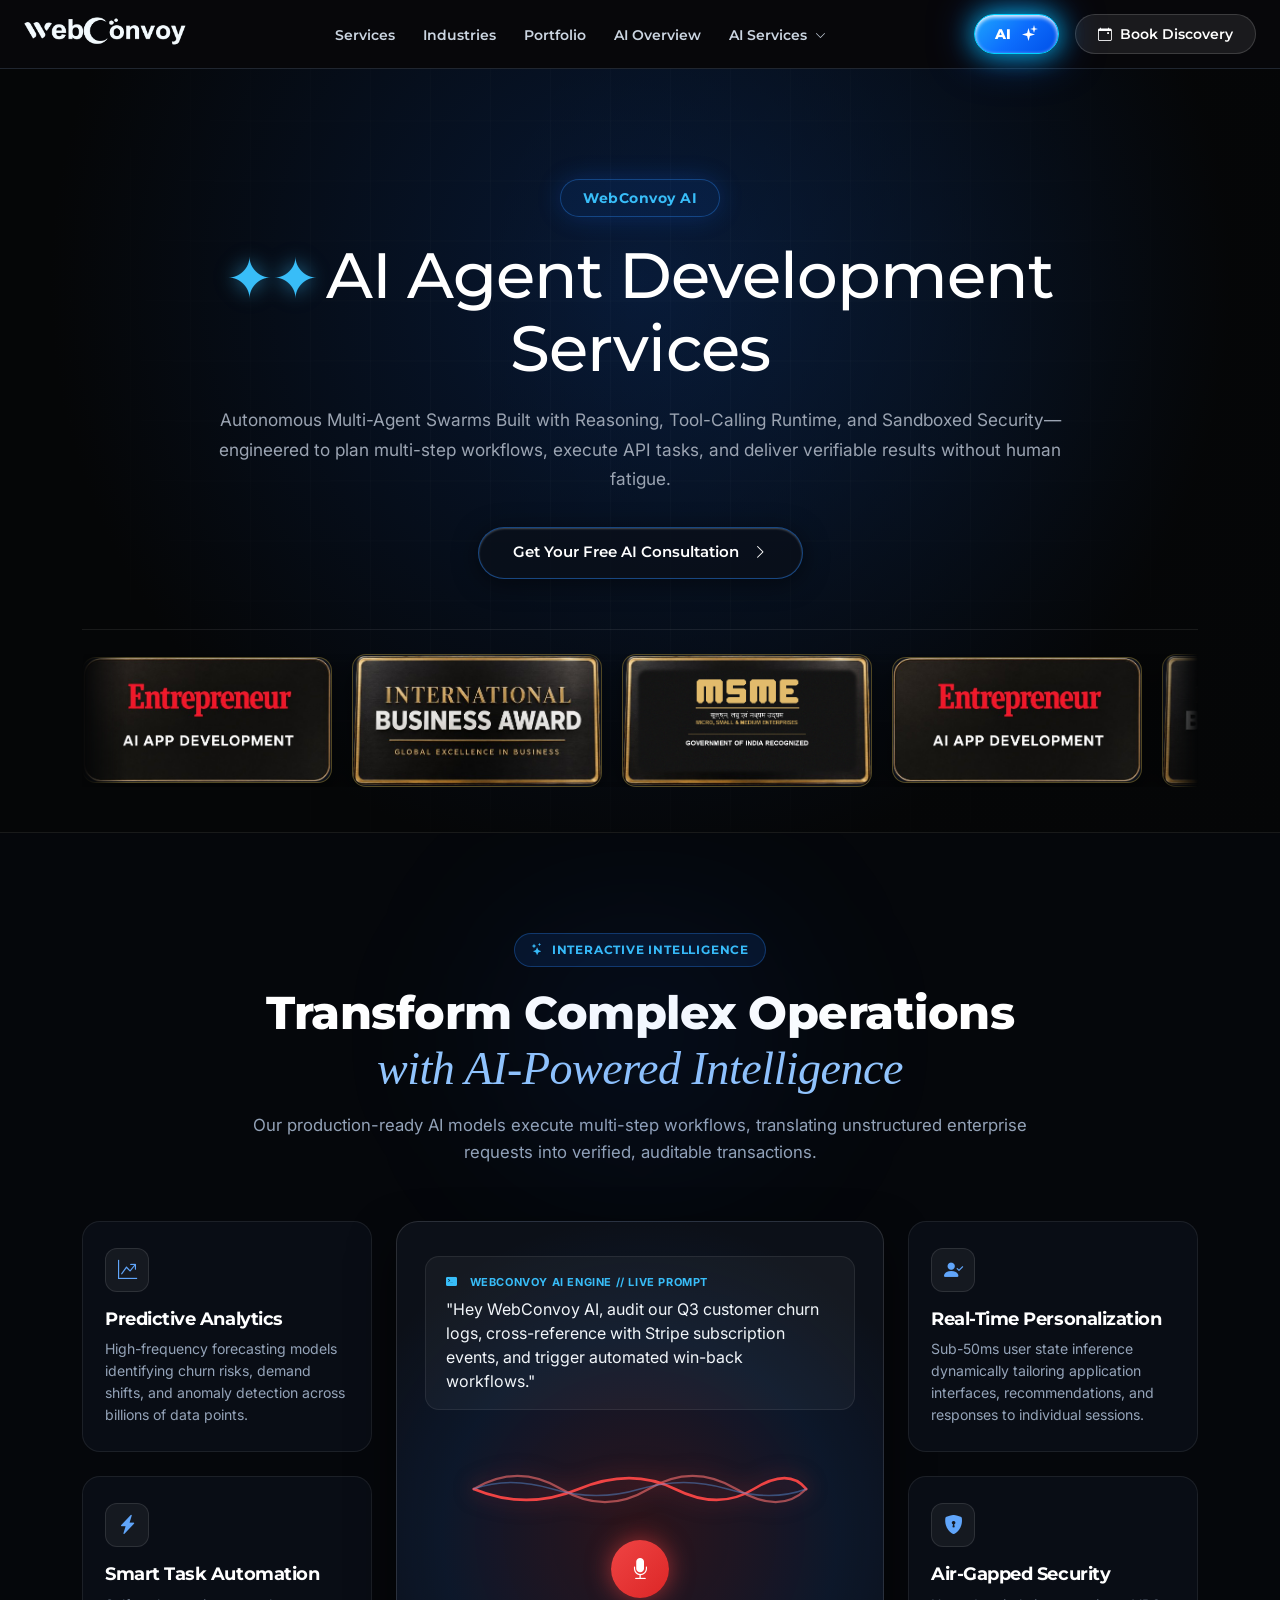
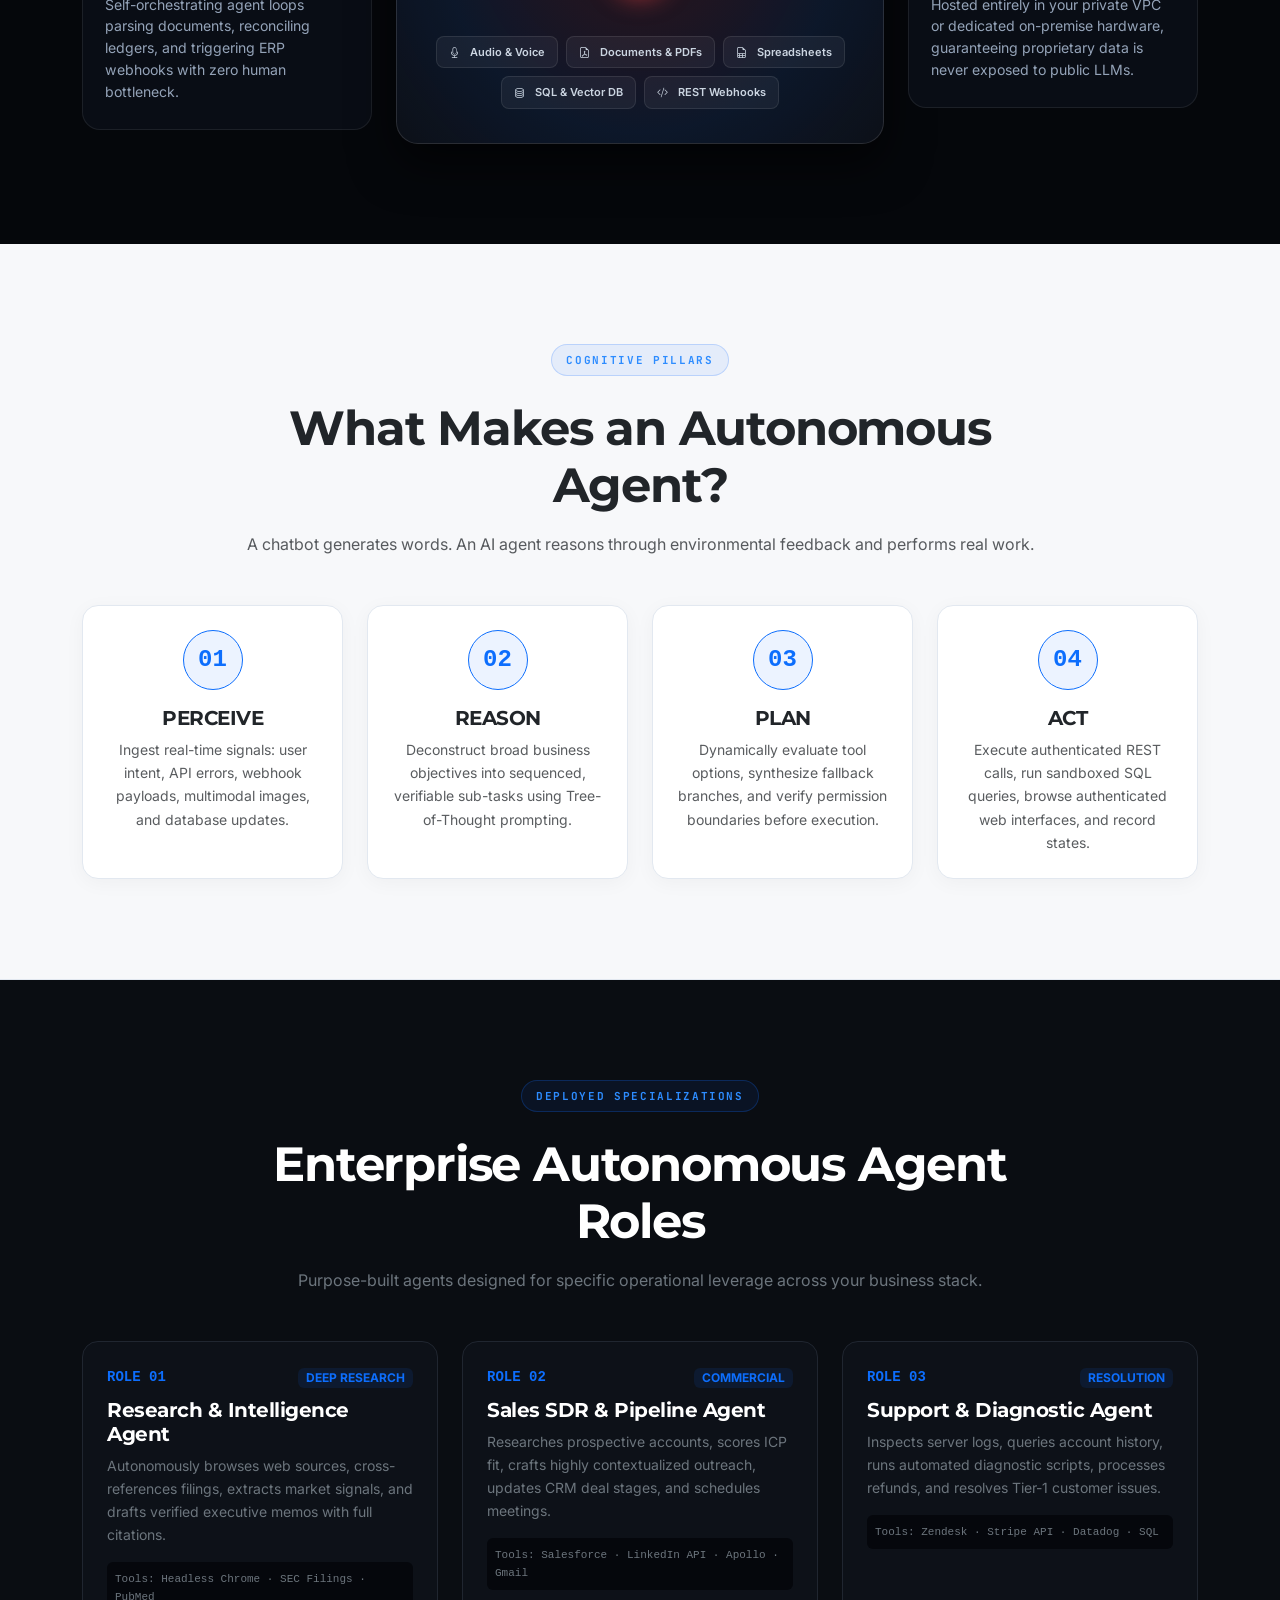
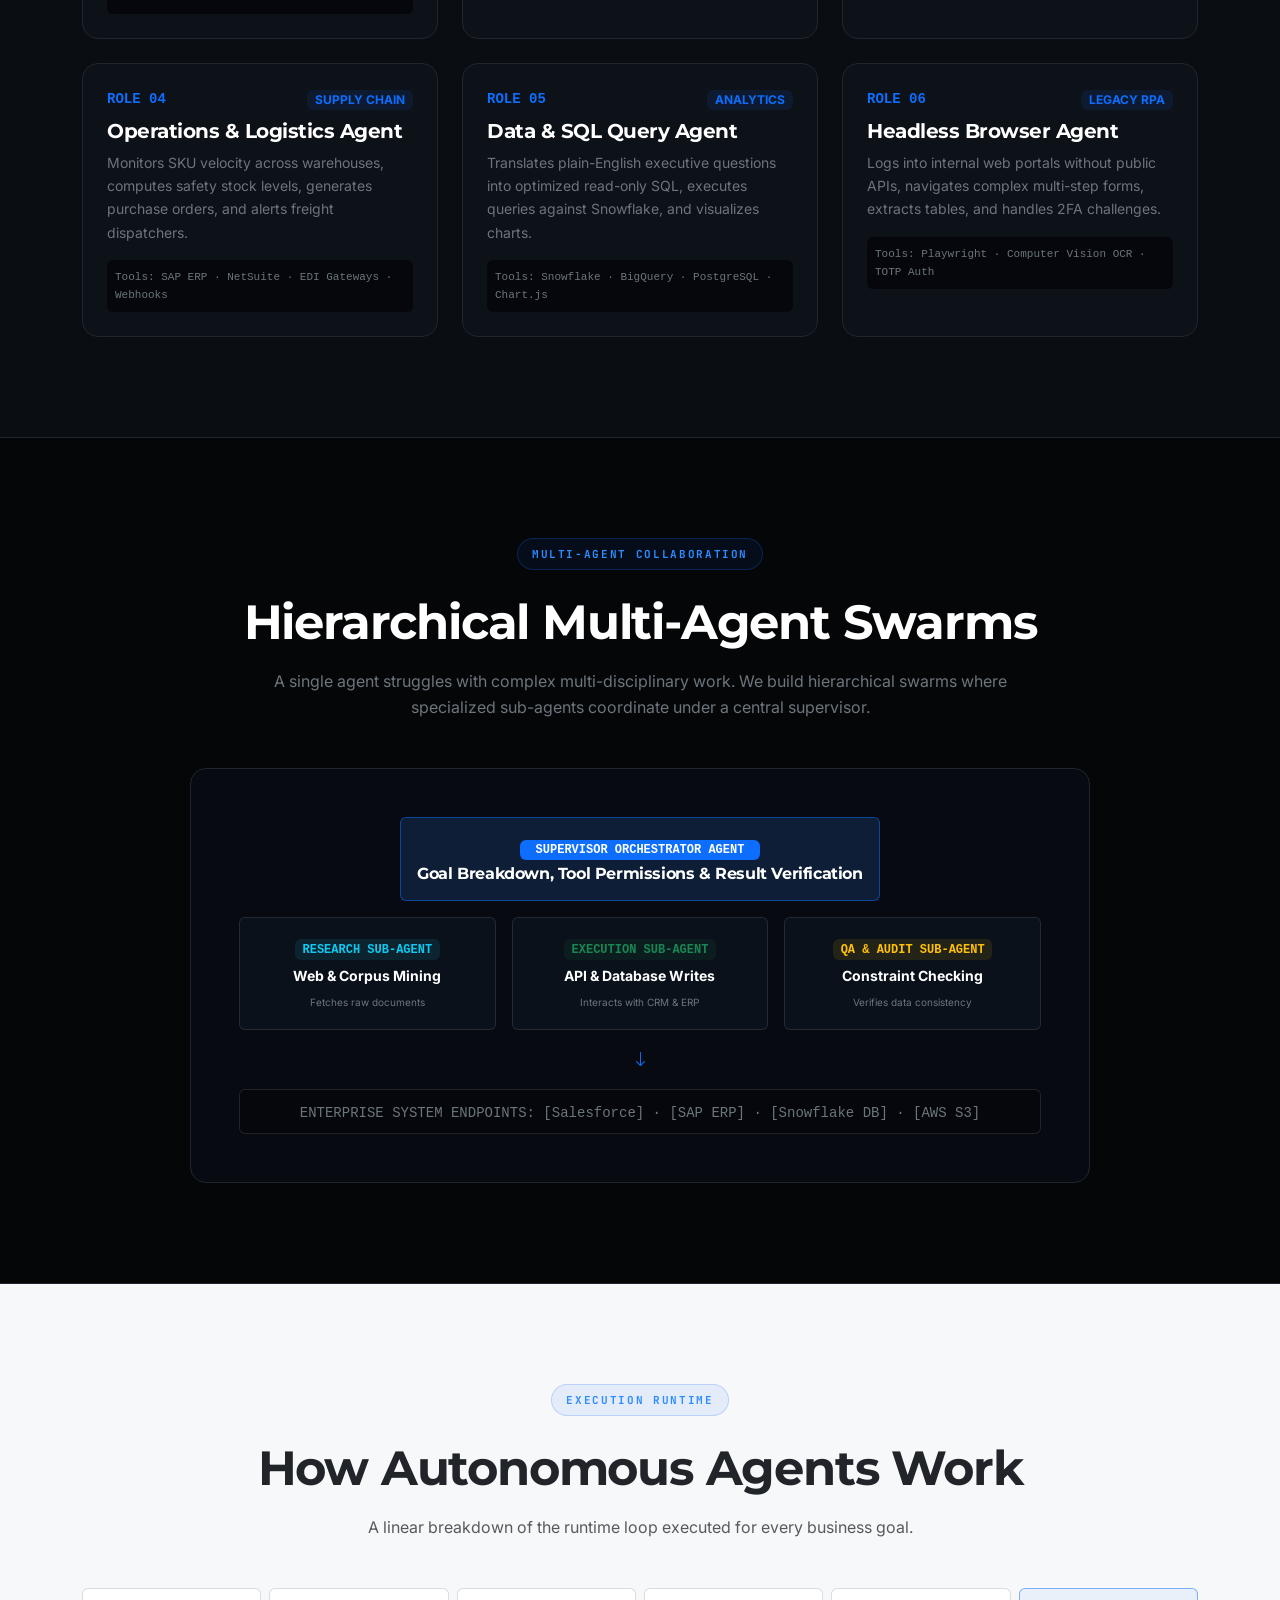
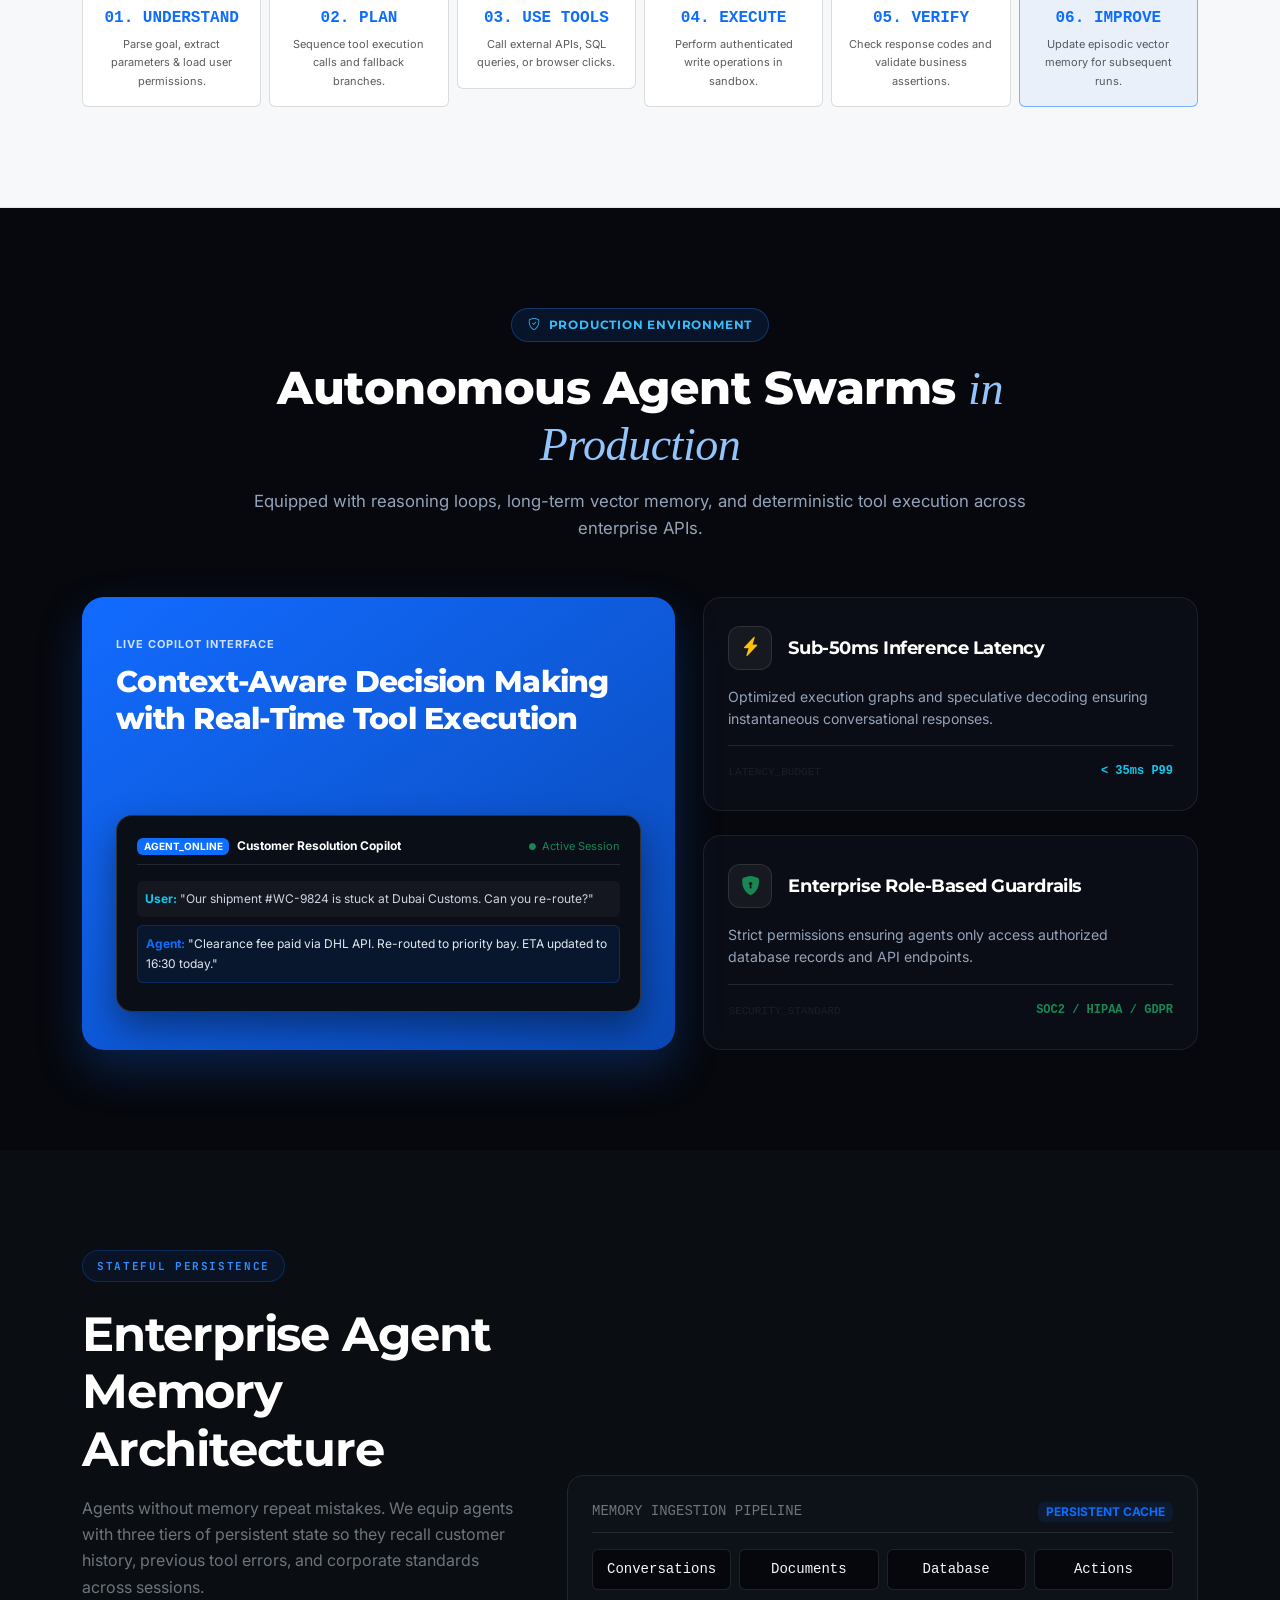
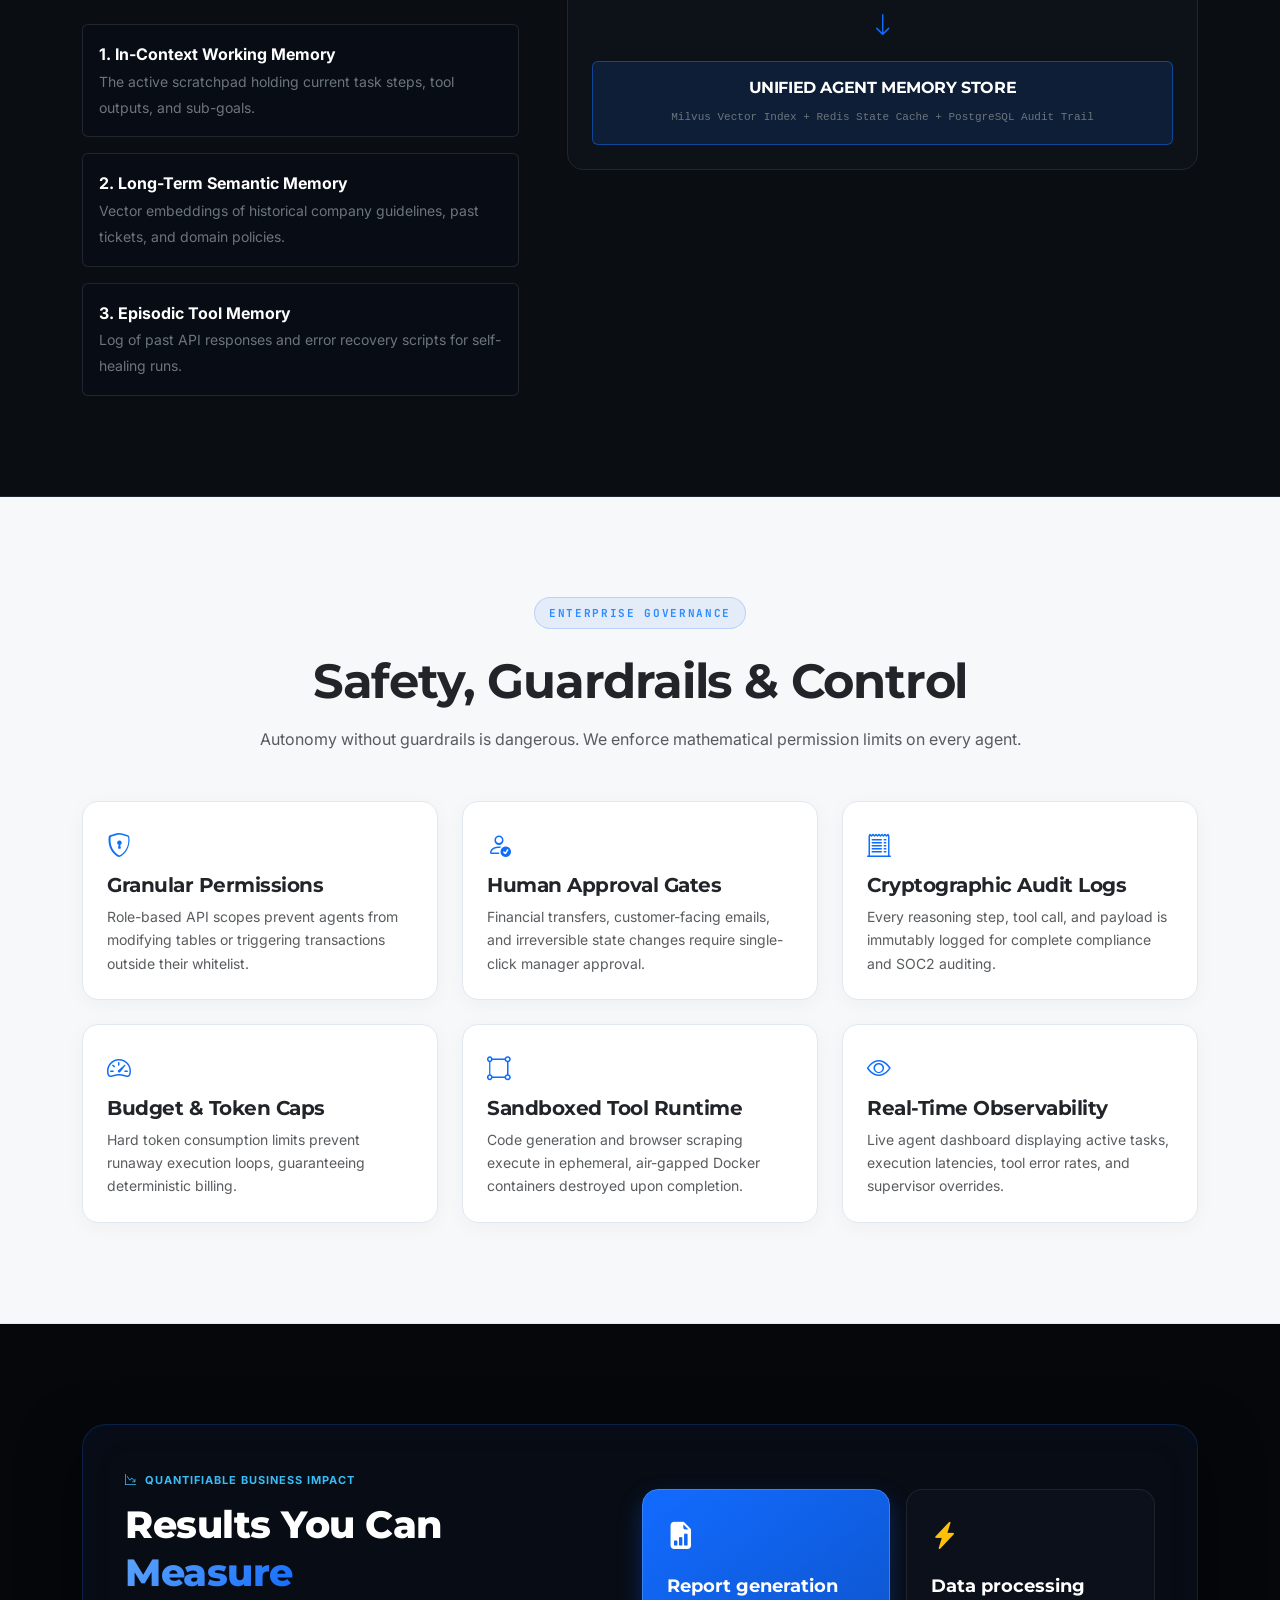
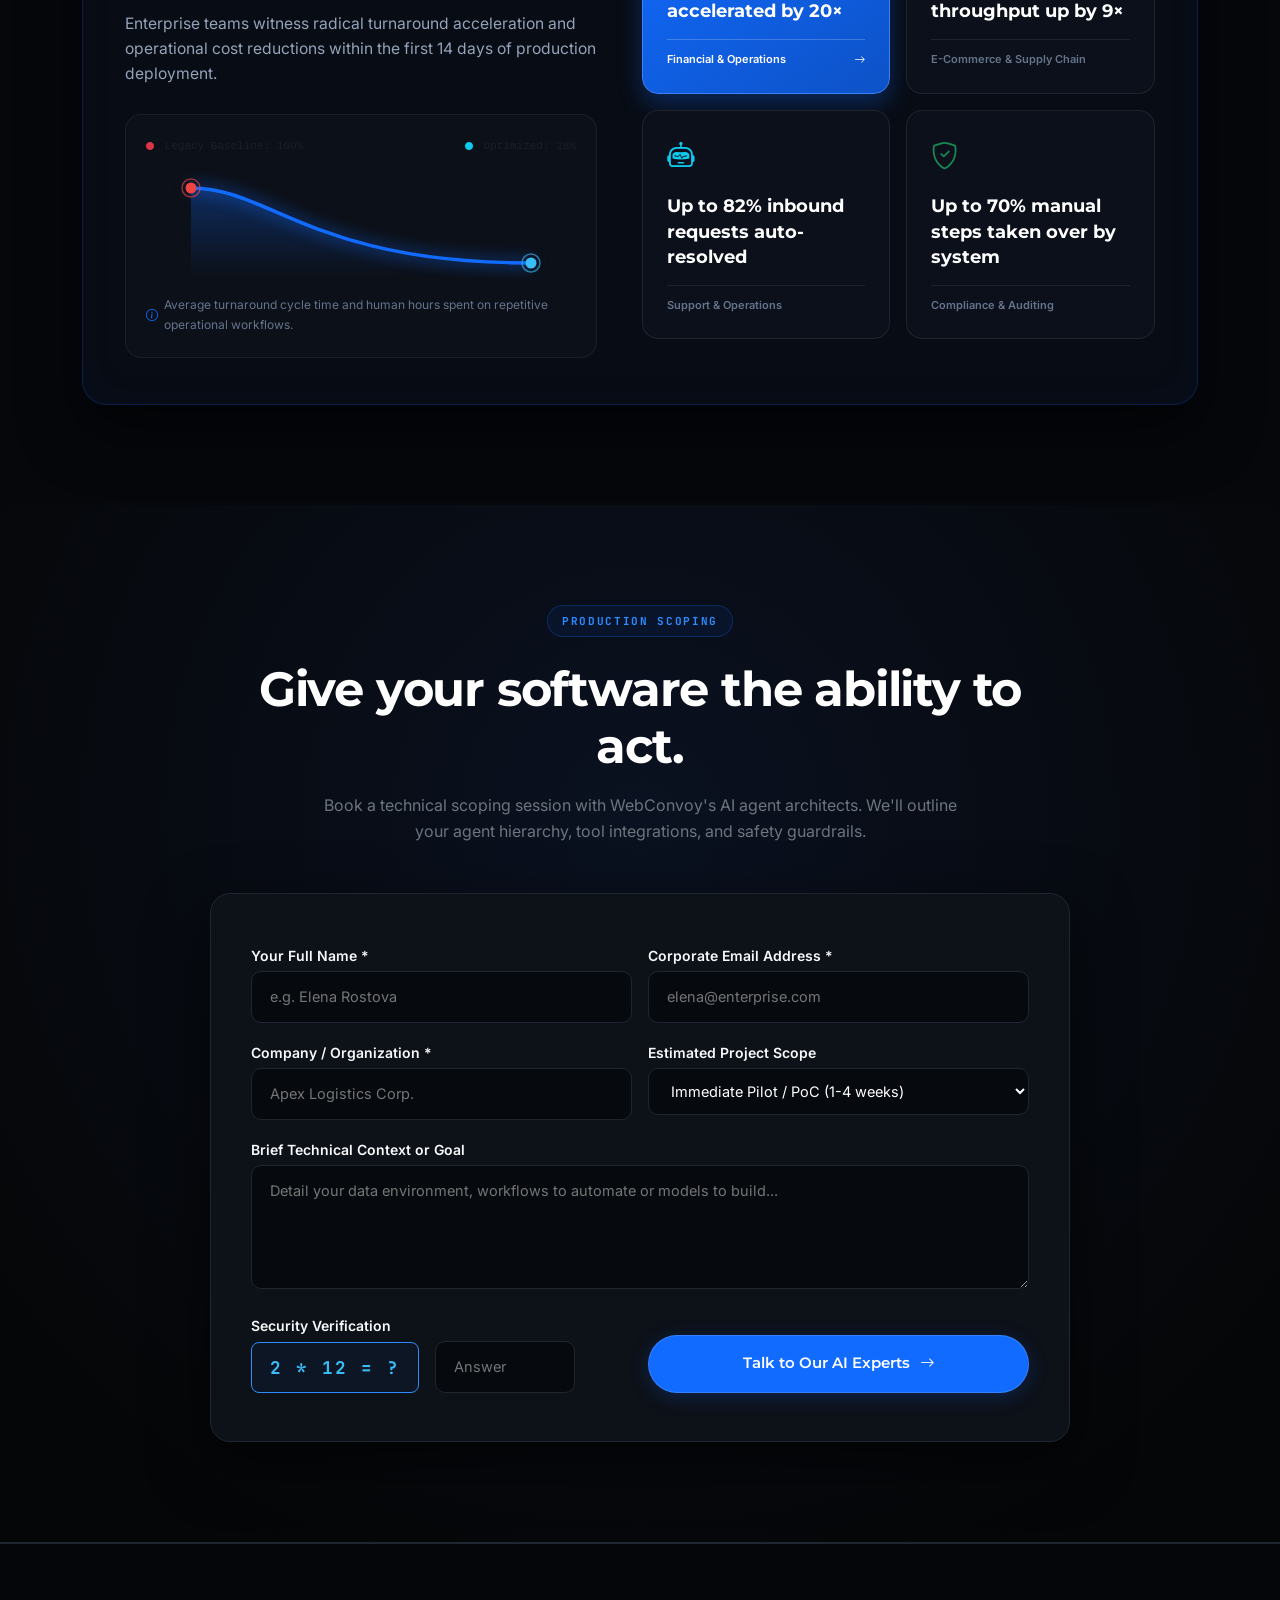
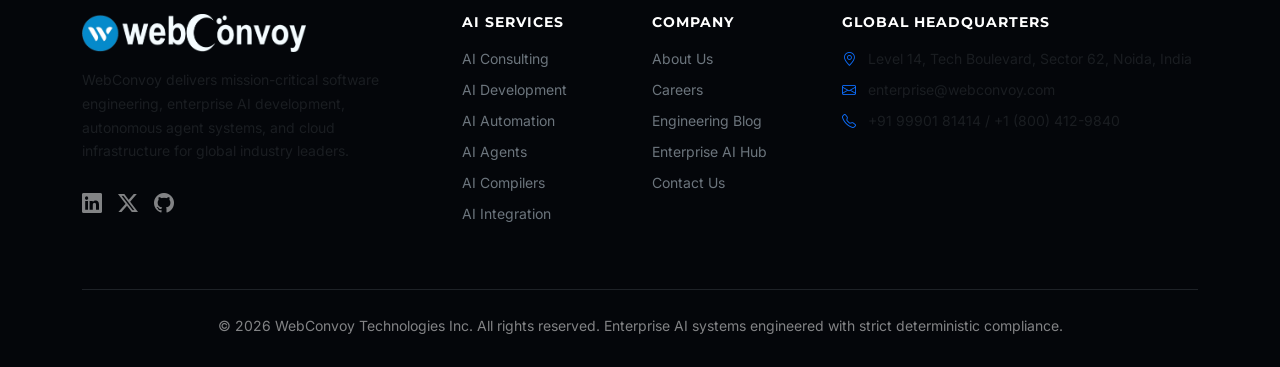
<file: ai-agents.html>
<!DOCTYPE html>
<html lang="en">
<head>
    <link rel="icon" type="image/png" href="favicon.png">
    <link rel="shortcut icon" href="favicon.ico">
    <meta charset="UTF-8">
    <meta name="viewport" content="width=device-width, initial-scale=1.0">
    <title>Autonomous AI Agent Development & Multi-Agent Systems | WebConvoy</title>
    <meta name="description" content="Build autonomous AI agents that don't just answer—they act. Multi-agent orchestration, tool calling, memory systems, and enterprise safety by WebConvoy.">
    <link rel="canonical" href="https://www.webconvoy.com/ai-agents" />
    

    <!-- Fonts & Bootstrap Icons -->
    <link rel="preconnect" href="https://fonts.googleapis.com">
    <link rel="preconnect" href="https://fonts.gstatic.com" crossorigin>
    <link href="https://fonts.googleapis.com/css2?family=Inter:wght@300;400;500;600;700;800&family=Montserrat:wght@400;500;600;700;800;900&family=JetBrains+Mono:wght@400;500;600;700&display=swap" rel="stylesheet">
    <link href="https://cdn.jsdelivr.net/npm/bootstrap@5.3.0/dist/css/bootstrap.min.css" rel="stylesheet">
    <link href="https://cdn.jsdelivr.net/npm/bootstrap-icons@1.11.1/font/bootstrap-icons.css" rel="stylesheet">

    <style>

        :root {
            --bg-dark: #050607;
            --surface-dark: #0a0d12;
            --card-dark: #0d1118;
            --border-dark: #202630;
            --text-dark: #f5f7fa;
            --muted-dark: #9ba4b2;

            --bg-light: #f7f8fa;
            --surface-light: #ffffff;
            --card-light: #ffffff;
            --border-light: #e2e8f0;
            --text-light: #101318;
            --muted-light: #64748b;

            --primary-blue: #126bff;
            --electric-blue: #2d8cff;
            --glow-blue: rgba(18, 107, 255, 0.22);
            --font-head: 'Geist', 'Inter Tight', 'Montserrat', sans-serif;
            --font-body: 'Inter', sans-serif;
            --font-mono: 'JetBrains Mono', monospace;
        }

        * { box-sizing: border-box; margin: 0; padding: 0; }

        body {
            background-color: var(--bg-dark);
            color: var(--text-dark);
            font-family: var(--font-body);
            overflow-x: hidden;
            line-height: 1.65;
            -webkit-font-smoothing: antialiased;
        }

        h1, h2, h3, h4, h5, h6 {
            font-family: var(--font-head);
            font-weight: 700;
            letter-spacing: -0.025em;
        }

        .hover-white:hover { color: #ffffff !important; }

        /* NAVBAR STYLES */
        .main-navbar-sticky {
            background: rgba(8, 9, 12, 0.88) !important;
            backdrop-filter: blur(20px);
            -webkit-backdrop-filter: blur(20px);
            border-bottom: 1px solid var(--border-dark);
            position: sticky;
            top: 0;
            z-index: 1000;
            padding: 14px 0;
            transition: all 0.3s ease;
        }
        .navbar-content-container {
            display: flex;
            align-items: center;
            justify-content: space-between;
            max-width: 1380px;
            margin: 0 auto;
            padding: 0 24px;
        }
        .nav-links-center { display: flex; align-items: center; gap: 28px; }
        .nav-link-item {
            color: #cbd5e1 !important;
            font-family: var(--font-head);
            font-size: 14px;
            font-weight: 600;
            text-decoration: none;
            transition: color 0.25s ease;
            position: relative;
        }
        .nav-link-item:hover { color: #ffffff !important; }
        .nav-cta-right { display: flex; align-items: center; gap: 16px; }
        .btn-nav-ai {
            position: relative;
            display: inline-flex;
            align-items: center;
            gap: 8px;
            padding: 8px 20px;
            height: 40px;
            border-radius: 999px;
            background: linear-gradient(135deg, #1ea7fd 0%, #0d6efd 50%, #004fe8 100%);
            color: #ffffff !important;
            text-decoration: none;
            font-family: var(--font-head);
            font-size: 13.5px;
            font-weight: 800;
            letter-spacing: 0.6px;
            border: 1px solid rgba(255, 255, 255, 0.6);
            box-shadow: 0 0 20px rgba(13, 110, 253, 0.65), inset 0 1.5px 2px rgba(255, 255, 255, 0.8);
            cursor: pointer;
            overflow: hidden;
            transition: all 0.3s cubic-bezier(0.175, 0.885, 0.32, 1.275);
            animation: aiPillPulseGlow 3s infinite ease-in-out;
        }
        .btn-nav-ai.active {
            box-shadow: 0 0 26px rgba(0, 210, 255, 0.8), 0 0 45px rgba(20, 104, 251, 0.6), inset 0 2px 4px #ffffff;
            border-color: #00d2ff;
        }
        @keyframes aiPillPulseGlow {
            0%, 100% { box-shadow: 0 0 16px rgba(13, 110, 253, 0.6), inset 0 1.5px 2px rgba(255, 255, 255, 0.8); }
            50% { box-shadow: 0 0 28px rgba(0, 210, 255, 0.9), 0 0 48px rgba(13, 110, 253, 0.5), inset 0 2px 4px #ffffff; }
        }
        .ai-sparkles-wrap {
            position: relative;
            width: 18px;
            height: 18px;
            display: inline-flex;
            align-items: center;
            justify-content: center;
        }
        .ai-star-main { width: 13px; height: 13px; fill: #ffffff; animation: aiStarTwinkle 2s infinite ease-in-out; }
        .ai-star-sub { position: absolute; width: 8px; height: 8px; top: 0px; right: 0px; fill: #ffffff; animation: aiStarTwinkle 2s infinite ease-in-out 0.5s; }
        @keyframes aiStarTwinkle {
            0%, 100% { transform: scale(0.85); opacity: 0.8; }
            50% { transform: scale(1.25) rotate(90deg); opacity: 1; }
        }
        .btn-appinv-contact {
            padding: 9px 22px;
            height: 40px;
            border-radius: 999px;
            background: rgba(255, 255, 255, 0.08);
            border: 1px solid rgba(255, 255, 255, 0.15);
            color: #ffffff !important;
            font-family: var(--font-head);
            font-size: 13.5px;
            font-weight: 600;
            text-decoration: none;
            display: inline-flex;
            align-items: center;
            gap: 8px;
            transition: all 0.25s ease;
        }
        .btn-appinv-contact:hover { background: #ffffff; color: #000000 !important; transform: translateY(-2px); }
                .nav-item-wrap { position: relative; }

        /* ==========================================================================
           HORIZONTAL AI SERVICES DROPDOWN (PREMIUM GLASS DOCK)
           ========================================================================== */
        .dropdown-ai-horizontal-panel {
            position: absolute !important;
            top: calc(100% + 14px) !important;
            left: 50% !important;
            transform: translateX(-50%) translateY(12px) !important;
            width: max-content !important;
            min-width: 820px !important;
            max-width: 95vw !important;
            background: rgba(6, 11, 24, 0.96) !important;
            backdrop-filter: blur(28px) !important;
            -webkit-backdrop-filter: blur(28px) !important;
            border: 1px solid rgba(56, 189, 248, 0.28) !important;
            border-radius: 20px !important;
            padding: 16px 20px !important;
            box-shadow: 0 24px 60px rgba(0, 0, 0, 0.85), 0 0 40px rgba(0, 102, 255, 0.25) !important;
            z-index: 1050 !important;
            opacity: 0 !important;
            visibility: hidden !important;
            pointer-events: none !important;
            transition: all 0.28s cubic-bezier(0.16, 1, 0.3, 1) !important;
        }

        .dropdown-ai-horizontal-panel::before {
            content: '';
            position: absolute;
            top: -20px;
            left: 0;
            width: 100%;
            height: 22px;
        }

        .nav-item-wrap:hover .dropdown-ai-horizontal-panel {
            transform: translateX(-50%) translateY(0) !important;
            opacity: 1 !important;
            visibility: visible !important;
            pointer-events: auto !important;
        }

        .ai-dropdown-horizontal-grid {
            display: flex !important;
            flex-direction: row !important;
            align-items: stretch !important;
            justify-content: space-between !important;
            gap: 12px !important;
        }

        .ai-nav-card {
            flex: 1 1 0 !important;
            min-width: 125px !important;
            max-width: 155px !important;
            display: flex !important;
            flex-direction: column !important;
            align-items: flex-start !important;
            gap: 10px !important;
            padding: 14px 14px 16px !important;
            background: rgba(255, 255, 255, 0.03) !important;
            border: 1px solid rgba(255, 255, 255, 0.07) !important;
            border-radius: 14px !important;
            text-decoration: none !important;
            transition: all 0.28s cubic-bezier(0.16, 1, 0.3, 1) !important;
        }

        .ai-nav-card:hover {
            background: rgba(0, 102, 255, 0.16) !important;
            border-color: rgba(56, 189, 248, 0.45) !important;
            transform: translateY(-3px) !important;
            box-shadow: 0 10px 25px rgba(0, 0, 0, 0.4), 0 0 20px rgba(0, 102, 255, 0.25) !important;
        }

        .ai-nav-card-icon {
            width: 38px !important;
            height: 38px !important;
            border-radius: 10px !important;
            display: flex !important;
            align-items: center !important;
            justify-content: center !important;
            font-size: 17px !important;
            transition: all 0.25s ease !important;
        }

        .ai-nav-card:hover .ai-nav-card-icon {
            transform: scale(1.1) !important;
        }

        .ai-nav-card-title {
            color: #ffffff !important;
            font-family: var(--font-head, 'Montserrat', sans-serif) !important;
            font-size: 13.5px !important;
            font-weight: 700 !important;
            line-height: 1.25 !important;
            margin: 0 !important;
        }

        .ai-nav-card-desc {
            color: #94a3b8 !important;
            font-size: 11px !important;
            line-height: 1.35 !important;
            margin: 0 !important;
            font-weight: 400 !important;
        }

        .ai-nav-card:hover .ai-nav-card-title {
            color: #38bdf8 !important;
        }

        @media (max-width: 1024px) {
            .dropdown-ai-horizontal-panel {
                min-width: 90vw !important;
            }
        }

        /* COMPONENTS & BUTTONS */
        .service-badge {
            display: inline-flex;
            align-items: center;
            gap: 8px;
            font-family: var(--font-mono);
            font-size: 11px;
            font-weight: 700;
            letter-spacing: 0.15em;
            color: var(--electric-blue);
            background: rgba(18, 107, 255, 0.08);
            border: 1px solid rgba(18, 107, 255, 0.25);
            padding: 6px 14px;
            border-radius: 999px;
            margin-bottom: 24px;
            text-transform: uppercase;
        }
        .btn-primary-wc {
            background: var(--primary-blue);
            color: #ffffff;
            font-family: var(--font-head);
            font-weight: 600;
            font-size: 14.5px;
            padding: 14px 28px;
            border-radius: 999px;
            text-decoration: none;
            display: inline-flex;
            align-items: center;
            gap: 10px;
            border: 1px solid rgba(255, 255, 255, 0.15);
            box-shadow: 0 4px 20px var(--glow-blue);
            transition: all 0.25s ease;
        }
        .btn-primary-wc:hover {
            background: var(--electric-blue);
            color: #ffffff;
            transform: translateY(-2px);
            box-shadow: 0 8px 30px rgba(18, 107, 255, 0.4);
        }
        .btn-secondary-wc {
            background: rgba(255, 255, 255, 0.05);
            color: #ffffff;
            font-family: var(--font-head);
            font-weight: 600;
            font-size: 14.5px;
            padding: 14px 28px;
            border-radius: 999px;
            text-decoration: none;
            display: inline-flex;
            align-items: center;
            gap: 10px;
            border: 1px solid var(--border-dark);
            transition: all 0.25s ease;
        }
        .btn-secondary-wc:hover {
            background: rgba(255, 255, 255, 0.1);
            color: #ffffff;
            border-color: rgba(255, 255, 255, 0.3);
            transform: translateY(-2px);
        }

        .section-dark {
            background: var(--bg-dark);
            color: var(--text-dark);
            padding: 100px 0;
            border-bottom: 1px solid var(--border-dark);
        }
        .section-dark-elevated {
            background: var(--surface-dark);
            color: var(--text-dark);
            padding: 100px 0;
            border-bottom: 1px solid var(--border-dark);
        }
        .section-white {
            background: var(--bg-light);
            color: var(--text-light);
            padding: 100px 0;
            border-bottom: 1px solid var(--border-light);
        }

        .wc-card-dark {
            background: var(--card-dark);
            border: 1px solid var(--border-dark);
            border-radius: 16px;
            padding: 32px;
            transition: all 0.3s ease;
            position: relative;
        }
        .wc-card-dark:hover {
            border-color: rgba(18, 107, 255, 0.45);
            transform: translateY(-4px);
            box-shadow: 0 16px 36px rgba(0, 0, 0, 0.5);
        }
        .wc-card-white {
            background: var(--card-light);
            border: 1px solid var(--border-light);
            border-radius: 16px;
            padding: 32px;
            box-shadow: 0 4px 20px rgba(0, 0, 0, 0.04);
            transition: all 0.3s ease;
            position: relative;
        }
        .wc-card-white:hover {
            border-color: rgba(18, 107, 255, 0.45);
            transform: translateY(-4px);
            box-shadow: 0 16px 36px rgba(0, 0, 0, 0.08);
        }

        .scoping-form-wrapper {
            max-width: 860px;
            margin: 0 auto;
            background: var(--card-dark);
            border: 1px solid var(--border-dark);
            border-radius: 20px;
            padding: 48px 40px;
            box-shadow: 0 20px 60px rgba(0, 0, 0, 0.6);
        }
        .form-control-wc {
            width: 100%;
            background: #06090e;
            border: 1px solid var(--border-dark);
            border-radius: 10px;
            padding: 13px 18px;
            color: #ffffff;
            font-family: var(--font-body);
            font-size: 14.5px;
            outline: none;
            transition: border-color 0.2s ease;
        }
        .form-control-wc:focus {
            border-color: var(--electric-blue);
            box-shadow: 0 0 0 3px rgba(18, 107, 255, 0.2);
        }

        /* Responsive Layouts */
        @media (max-width: 991px) {
            .hero-split-grid { grid-template-columns: 1fr !important; }
            .nav-links-center { display: none !important; }
            .section-dark, .section-dark-elevated, .section-white { padding: 70px 0; }
        }


    
        
        /* -------------------------------------------------------------
           INSPIRATION HERO STYLES (MATCHES USER SCREENSHOT REFERENCE)
           ------------------------------------------------------------- */
        .app-hero-section {
            position: relative;
            background: #050607;
            padding: 110px 0 45px 0;
            overflow: hidden;
            text-align: center;
            border-bottom: 1px solid rgba(255, 255, 255, 0.08);
        }

        .hero-bg-overlay {
            position: absolute;
            top: 0;
            left: 0;
            width: 100%;
            height: 100%;
            background: 
                radial-gradient(circle at 50% 28%, rgba(18, 107, 255, 0.18) 0%, rgba(5, 6, 7, 0.96) 70%),
                radial-gradient(circle at 80% 40%, rgba(45, 140, 255, 0.08) 0%, transparent 50%),
                linear-gradient(to bottom, transparent 0%, #050607 100%);
            pointer-events: none;
            z-index: 1;
        }

        .hero-bg-overlay::after {
            content: '';
            position: absolute;
            inset: 0;
            background-image: 
                linear-gradient(rgba(255, 255, 255, 0.035) 1px, transparent 1px),
                linear-gradient(90deg, rgba(255, 255, 255, 0.035) 1px, transparent 1px);
            background-size: 60px 60px;
            background-position: center;
            opacity: 0.55;
            mask-image: radial-gradient(circle at 50% 40%, black 25%, transparent 80%);
            -webkit-mask-image: radial-gradient(circle at 50% 40%, black 25%, transparent 80%);
        }

        .app-brand-pill {
            position: relative;
            z-index: 2;
            display: inline-flex;
            align-items: center;
            gap: 8px;
            padding: 7px 22px;
            border-radius: 999px;
            background: rgba(18, 107, 255, 0.09);
            border: 1px solid rgba(45, 140, 255, 0.35);
            color: #38bdf8;
            font-family: var(--font-head);
            font-size: 13.5px;
            font-weight: 700;
            letter-spacing: 0.5px;
            margin-bottom: 22px;
            box-shadow: 0 0 24px rgba(18, 107, 255, 0.22);
        }

        .app-hero-title {
            position: relative;
            z-index: 2;
            font-family: var(--font-head);
            font-size: clamp(2.3rem, 5vw, 4.2rem);
            font-weight: 500;
            color: #ffffff;
            line-height: 1.14;
            letter-spacing: -0.015em;
            margin-bottom: 20px;
            max-width: 980px;
            margin-left: auto;
            margin-right: auto;
        }

        .sparkle-icon {
            color: #38bdf8;
            margin-right: 8px;
            display: inline-block;
            font-size: 0.88em;
            filter: drop-shadow(0 0 10px rgba(56, 189, 248, 0.6));
        }

        .app-hero-subtitle {
            position: relative;
            z-index: 2;
            font-size: clamp(1.02rem, 1.35vw, 1.2rem);
            color: #9ba4b2;
            max-width: 860px;
            margin: 0 auto 34px auto;
            line-height: 1.7;
            font-weight: 400;
        }

        .app-hero-cta-btn {
            position: relative;
            z-index: 2;
            display: inline-flex;
            align-items: center;
            gap: 10px;
            padding: 13px 34px;
            border-radius: 999px;
            background: rgba(10, 16, 26, 0.85);
            border: 1px solid rgba(45, 140, 255, 0.45);
            color: #ffffff !important;
            text-decoration: none;
            font-family: var(--font-head);
            font-size: 14.5px;
            font-weight: 600;
            box-shadow: 0 4px 24px rgba(0, 0, 0, 0.5), inset 0 1px 2px rgba(255, 255, 255, 0.25);
            transition: all 0.25s ease;
        }

        .app-hero-cta-btn:hover {
            border-color: #2d8cff;
            background: rgba(18, 107, 255, 0.25);
            box-shadow: 0 0 30px rgba(18, 107, 255, 0.5), inset 0 1px 3px rgba(255, 255, 255, 0.4);
            transform: translateY(-2px);
            color: #ffffff !important;
        }

        /* Docked "Trusted by" Strip at base of Hero */
        .hero-trusted-dock {
            position: relative;
            z-index: 2;
            margin-top: 55px;
            padding-top: 24px;
            border-top: 1px solid rgba(255, 255, 255, 0.08);
            display: flex;
            align-items: center;
            justify-content: flex-start;
            gap: 28px;
            overflow-x: auto;
            scrollbar-width: none;
        }
        .hero-trusted-dock::-webkit-scrollbar { display: none; }

        .trusted-by-badge {
            background: rgba(18, 107, 255, 0.16);
            border: 1px solid rgba(45, 140, 255, 0.35);
            color: #38bdf8;
            font-family: var(--font-head);
            font-size: 13px;
            font-weight: 700;
            padding: 6px 18px;
            border-radius: 6px;
            white-space: nowrap;
            letter-spacing: 0.3px;
        }

        .trusted-logos-flex {
            display: flex;
            align-items: center;
            gap: 40px;
            flex-wrap: nowrap;
        }

        .trusted-logo-item {
            display: inline-flex;
            align-items: center;
            opacity: 0.65;
            transition: all 0.25s ease;
            white-space: nowrap;
        }

        .trusted-logo-item:hover {
            opacity: 1;
            transform: scale(1.05);
        }

        .trusted-logo-unit {
            max-height: 24px;
            max-width: 110px;
            object-fit: contain;
            filter: grayscale(1) brightness(1.7) contrast(1.1);
            transition: filter 0.25s ease;
        }

        .trusted-logo-item:hover .trusted-logo-unit {
            filter: grayscale(0) brightness(1);
        }

        .trusted-logo-text {
            font-family: var(--font-head);
            font-size: 12.5px;
            color: #cbd5e1;
            font-weight: 600;
            letter-spacing: 0.5px;
        }

    */
        .hero-trusted-dock {
            position: relative;
            z-index: 2;
            margin-top: 60px;
            padding-top: 26px;
            border-top: 1px solid rgba(255, 255, 255, 0.08);
            display: flex;
            align-items: center;
            justify-content: flex-start;
            gap: 28px;
            overflow-x: auto;
            scrollbar-width: none;
        }
        .hero-trusted-dock::-webkit-scrollbar { display: none; }

        .trusted-by-badge {
            background: rgba(18, 107, 255, 0.16);
            border: 1px solid rgba(45, 140, 255, 0.35);
            color: #38bdf8;
            font-family: var(--font-head);
            font-size: 13px;
            font-weight: 700;
            padding: 6px 18px;
            border-radius: 6px;
            white-space: nowrap;
            letter-spacing: 0.3px;
        }

        .trusted-logos-flex {
            display: flex;
            align-items: center;
            gap: 40px;
            flex-wrap: nowrap;
        }

        .trusted-logo-item {
            display: inline-flex;
            align-items: center;
            opacity: 0.65;
            transition: all 0.25s ease;
            white-space: nowrap;
        }

        .trusted-logo-item:hover {
            opacity: 1;
            transform: scale(1.05);
        }

        .trusted-logo-unit {
            max-height: 24px;
            max-width: 110px;
            object-fit: contain;
            filter: grayscale(1) brightness(1.7) contrast(1.1);
            transition: filter 0.25s ease;
        }

        .trusted-logo-item:hover .trusted-logo-unit {
            filter: grayscale(0) brightness(1);
        }

        .trusted-logo-text {
            font-family: var(--font-head);
            font-size: 12.5px;
            color: #cbd5e1;
            font-weight: 600;
            letter-spacing: 0.5px;
        }

    
        /* -------------------------------------------------------------
           HORIZONTAL ALWAYS-MOVING AWARDS SLIDER (BELOW HERO)
           ------------------------------------------------------------- */
        .hero-awards-horizontal-dock {
            position: relative;
            z-index: 2;
            margin-top: 50px;
            padding-top: 24px;
            border-top: 1px solid rgba(255, 255, 255, 0.08);
            display: flex;
            align-items: center;
            width: 100%;
            overflow: hidden;
        }

        

        .hero-awards-horizontal-wrapper {
            position: relative;
            flex: 1;
            overflow: hidden;
            mask-image: linear-gradient(90deg, transparent 0%, rgba(0, 0, 0, 1) 4%, rgba(0, 0, 0, 1) 96%, transparent 100%);
            -webkit-mask-image: linear-gradient(90deg, transparent 0%, rgba(0, 0, 0, 1) 4%, rgba(0, 0, 0, 1) 96%, transparent 100%);
        }

        .hero-awards-horizontal-track {
            display: flex;
            align-items: center;
            gap: 20px;
            width: max-content;
            animation: awardsHorizontalScroll 24s linear infinite;
            will-change: transform;
        }

        .hero-awards-horizontal-track:hover {
            animation-play-state: paused;
        }

        @keyframes awardsHorizontalScroll {
            0% {
                transform: translateX(0);
            }
            100% {
                transform: translateX(-50%);
            }
        }

        .hero-award-h-card {
            position: relative;
            flex-shrink: 0;
            width: 250px;
            background: #0d121c;
            border-radius: 14px;
            overflow: hidden;
            box-shadow: 0 8px 24px rgba(0, 0, 0, 0.6);
            border: 1px solid rgba(212, 175, 55, 0.35);
            transition: all 0.3s ease;
            cursor: pointer;
        }

        .hero-award-h-card:hover {
            transform: translateY(-4px);
            border-color: rgba(255, 215, 0, 0.85);
            box-shadow: 0 12px 30px rgba(212, 175, 55, 0.35);
            filter: brightness(1.08);
        }

        .hero-award-h-card img {
            width: 100%;
            height: auto;
            display: block;
            object-fit: cover;
            border-radius: 13px;
        }

        @media (max-width: 991px) {
            .hero-awards-horizontal-dock {
                flex-direction: column;
                align-items: center;
                gap: 16px;
            }
            .hero-award-h-card {
                width: 210px;
            }
        }

    
        /* ==========================================================================
           FULLSCREEN MOBILE MENU OVERLAY & MOBILE RESPONSIVE REFINEMENTS
           ========================================================================== */
        .mobile-menu-overlay {
            position: fixed !important;
            top: 0 !important;
            left: 0 !important;
            width: 100vw !important;
            height: 100vh !important;
            height: 100dvh !important;
            background: rgba(4, 7, 14, 0.98) !important;
            backdrop-filter: blur(25px) !important;
            -webkit-backdrop-filter: blur(25px) !important;
            z-index: 999999 !important;
            display: flex !important;
            flex-direction: column !important;
            opacity: 0 !important;
            visibility: hidden !important;
            pointer-events: none !important;
            transform: translateX(100%) !important;
            transition: all 0.35s cubic-bezier(0.16, 1, 0.3, 1) !important;
            overflow-y: auto !important;
            -webkit-overflow-scrolling: touch !important;
        }

        .mobile-menu-overlay.show {
            opacity: 1 !important;
            visibility: visible !important;
            pointer-events: auto !important;
            transform: translateX(0) !important;
        }

        .mobile-menu-overlay .menu-header {
            display: flex !important;
            align-items: center !important;
            justify-content: space-between !important;
            padding: 16px 20px !important;
            border-bottom: 1px solid rgba(255, 255, 255, 0.1) !important;
            flex-shrink: 0 !important;
            background: rgba(8, 12, 22, 0.92) !important;
        }

        .mobile-menu-overlay .menu-close {
            width: 42px !important;
            height: 42px !important;
            border-radius: 50% !important;
            background: rgba(255, 255, 255, 0.08) !important;
            border: 1px solid rgba(255, 255, 255, 0.15) !important;
            color: #ffffff !important;
            display: flex !important;
            align-items: center !important;
            justify-content: center !important;
            cursor: pointer !important;
            padding: 0 !important;
            transition: all 0.2s ease !important;
        }

        .mobile-menu-overlay .menu-close:hover {
            background: rgba(255, 255, 255, 0.2) !important;
            transform: scale(1.08) !important;
        }

        .mobile-menu-overlay ul {
            list-style: none !important;
            padding: 20px 20px 10px !important;
            margin: 0 !important;
            display: flex !important;
            flex-direction: column !important;
            gap: 8px !important;
        }

        .mobile-menu-overlay ul li a.nav-link {
            display: flex !important;
            align-items: center !important;
            justify-content: space-between !important;
            padding: 13px 16px !important;
            border-radius: 12px !important;
            color: #f1f5f9 !important;
            font-family: var(--font-head) !important;
            font-size: 15.5px !important;
            font-weight: 600 !important;
            text-decoration: none !important;
            background: rgba(255, 255, 255, 0.04) !important;
            border: 1px solid rgba(255, 255, 255, 0.07) !important;
            transition: all 0.2s ease !important;
        }

        .mobile-menu-overlay ul li a.nav-link:hover,
        .mobile-menu-overlay ul li a.nav-link:active {
            background: rgba(0, 102, 255, 0.18) !important;
            border-color: rgba(56, 189, 248, 0.35) !important;
            color: #38bdf8 !important;
        }

        .mobile-menu-overlay .btn-hire {
            margin: 14px 20px 32px !important;
            padding: 14px 22px !important;
            background: linear-gradient(135deg, #0066ff, #00d2ff) !important;
            color: #ffffff !important;
            font-family: var(--font-head) !important;
            font-size: 15px !important;
            font-weight: 700 !important;
            border-radius: 999px !important;
            text-align: center !important;
            text-decoration: none !important;
            display: block !important;
            box-shadow: 0 4px 20px rgba(0, 102, 255, 0.4) !important;
        }

        /* Mobile Navbar & Global Overflow Prevention */
        @media (max-width: 991px) {
            .nav-links-center { display: none !important; }
            .nav-cta-right .btn-appinv-contact { display: none !important; }
        }

        @media (max-width: 768px) {
            html, body { overflow-x: hidden !important; width: 100% !important; max-width: 100vw !important; }
            .hero-awards-horizontal-dock { flex-direction: column !important; align-items: center !important; gap: 16px !important; }
            .hero-award-h-card { width: 100% !important; max-width: 280px !important; }
        }

        @media (max-width: 480px) {
            .nav-cta-right .btn-nav-ai {
                padding: 6px 14px !important;
                display: inline-flex !important;
            }
            .nav-cta-right .btn-nav-ai span.ai-badge-text {
                display: inline-block !important;
            }
        }

    
        /* ==========================================================================
           UNIFIED BULLETPROOF MOBILE NAVBAR RESPONSIVENESS
           ========================================================================== */
        @media (max-width: 991px) {
            .nav-links-center {
                display: none !important;
            }
            .nav-cta-right .btn-appinv-contact {
                display: none !important;
            }
            .nav-cta-right {
                display: flex !important;
                align-items: center !important;
                gap: 10px !important;
            }
        }

        @media (max-width: 576px) {
            html, body {
                overflow-x: hidden !important;
                width: 100% !important;
                max-width: 100vw !important;
            }
            .main-navbar-sticky {
                padding: 10px 0 !important;
            }
            .navbar-content-container {
                padding: 0 16px !important;
            }
            .navbar-brand img, 
            .navbar-content-container a img,
            .navbar-content-container img {
                height: 32px !important;
                max-width: 130px !important;
                width: auto !important;
                object-fit: contain !important;
            }
            .btn-nav-ai {
                padding: 6px 12px !important;
                height: 34px !important;
                font-size: 12px !important;
                gap: 6px !important;
            }
            .btn-nav-ai span.ai-badge-text {
                font-size: 12px !important;
            }
            .nav-cta-right {
                display: flex !important;
                align-items: center !important;
                gap: 8px !important;
            }
            #menuToggle {
                padding: 4px !important;
                background: transparent !important;
                border: none !important;
                display: inline-flex !important;
                align-items: center !important;
                justify-content: center !important;
            }
            #menuToggle svg {
                width: 26px !important;
                height: 20px !important;
            }
        }

    
        /* ==========================================================================
           COLLAPSIBLE AI SERVICES ACCORDION IN MOBILE HAMBURGER MENU
           ========================================================================== */
        .mobile-menu-item-group {
            border-radius: 14px !important;
            background: rgba(14, 24, 48, 0.45) !important;
            border: 1px solid rgba(56, 189, 248, 0.22) !important;
            overflow: hidden !important;
            margin: 4px 0 8px !important;
            transition: all 0.25s ease !important;
        }

        .mobile-group-header {
            display: flex !important;
            align-items: center !important;
            justify-content: space-between !important;
            padding: 13px 16px !important;
            cursor: pointer !important;
            user-select: none !important;
            background: rgba(255, 255, 255, 0.03) !important;
        }

        .mobile-group-label {
            font-family: var(--font-head) !important;
            font-size: 15px !important;
            font-weight: 700 !important;
            color: #38bdf8 !important;
            display: flex !important;
            align-items: center !important;
            gap: 10px !important;
        }

        .mobile-group-arrow {
            color: #38bdf8 !important;
            font-size: 13px !important;
            transition: transform 0.25s ease !important;
        }

        .mobile-menu-item-group.open .mobile-group-arrow {
            transform: rotate(180deg) !important;
        }

        .mobile-submenu-panel {
            display: flex !important;
            flex-direction: column !important;
            gap: 6px !important;
            padding: 8px 10px 12px 10px !important;
            border-top: 1px solid rgba(56, 189, 248, 0.12) !important;
        }

        .mobile-menu-item-group:not(.open) .mobile-submenu-panel {
            display: none !important;
        }

        .mobile-sub-link {
            display: flex !important;
            align-items: center !important;
            gap: 12px !important;
            padding: 9px 12px !important;
            border-radius: 10px !important;
            color: #cbd5e1 !important;
            text-decoration: none !important;
            background: rgba(255, 255, 255, 0.02) !important;
            border: 1px solid rgba(255, 255, 255, 0.05) !important;
            transition: all 0.2s ease !important;
        }

        .mobile-sub-link:hover,
        .mobile-sub-link:active {
            background: rgba(0, 102, 255, 0.2) !important;
            border-color: rgba(56, 189, 248, 0.4) !important;
            color: #ffffff !important;
            transform: translateX(3px) !important;
        }

        .mobile-sub-link i {
            font-size: 18px !important;
            width: 26px !important;
            text-align: center !important;
            flex-shrink: 0 !important;
        }

        .mobile-sub-link div {
            display: flex !important;
            flex-direction: column !important;
            line-height: 1.25 !important;
        }

        .mobile-sub-link strong {
            font-family: var(--font-head) !important;
            font-size: 13.5px !important;
            color: #ffffff !important;
            font-weight: 600 !important;
        }

        .mobile-sub-link span {
            font-size: 11px !important;
            color: #94a3b8 !important;
            margin-top: 2px !important;
        }

        .mobile-sub-link.highlight-overview {
            background: rgba(18, 107, 255, 0.14) !important;
            border-color: rgba(56, 189, 248, 0.3) !important;
        }

        .mobile-sub-link.highlight-overview strong {
            color: #38bdf8 !important;
        }

    </style>
    <link rel="stylesheet" href="editorial-components.css">
</head>
<body>
    <!-- ORIGINAL NAVBAR (100% PRESERVED & UNTOUCHED) -->
    <nav class="main-navbar-sticky">
        <div class="navbar-content-container">
            <!-- Brand Logo -->
            <a href="index.html" class="navbar-brand">
                <img src="nav_logo_white.png" alt="WebConvoy AI Logo" style="height: 40px; width: auto; object-fit: contain;">
            </a>

            <!-- Central Navigation Links -->
            <div class="nav-links-center">
                <div class="nav-item-wrap">
                    <a href="index.html#services-orbit-section" class="nav-link-item">Services</a>
                </div>
                <div class="nav-item-wrap">
                    <a href="index.html#industries-showcase" class="nav-link-item">Industries</a>
                </div>
                <div class="nav-item-wrap">
                    <a href="portfolio.html" class="nav-link-item">Portfolio</a>
                </div>
                <div class="nav-item-wrap">
                    <a href="ai.html" class="nav-link-item">AI Overview</a>
                </div>
                                <!-- AI Services Horizontal Dropdown -->
                <div class="nav-item-wrap">
                    <a href="ai.html" class="nav-link-item">AI Services <i class="bi bi-chevron-down nav-caret ms-1" style="font-size: 11px;"></i></a>
                    <div class="dropdown-floating-panel dropdown-ai-horizontal-panel">
                        <div class="ai-dropdown-horizontal-grid">
                            <a href="ai-consulting.html" class="ai-nav-card">
                                <div class="ai-nav-card-icon" style="background: rgba(56, 189, 248, 0.15); color: #38bdf8;">
                                    <i class="bi bi-compass"></i>
                                </div>
                                <div class="ai-nav-card-title">AI Consulting</div>
                                <div class="ai-nav-card-desc">Roadmaps &amp; Strategy</div>
                            </a>
                            <a href="ai-development.html" class="ai-nav-card">
                                <div class="ai-nav-card-icon" style="background: rgba(99, 102, 241, 0.15); color: #818cf8;">
                                    <i class="bi bi-cpu"></i>
                                </div>
                                <div class="ai-nav-card-title">AI Development</div>
                                <div class="ai-nav-card-desc">LLMs &amp; RAG Systems</div>
                            </a>
                            <a href="ai-automation.html" class="ai-nav-card">
                                <div class="ai-nav-card-icon" style="background: rgba(16, 185, 129, 0.15); color: #34d399;">
                                    <i class="bi bi-gear-wide-connected"></i>
                                </div>
                                <div class="ai-nav-card-title">AI Automation</div>
                                <div class="ai-nav-card-desc">Cognitive Ops &amp; OCR</div>
                            </a>
                            <a href="ai-agents.html" class="ai-nav-card">
                                <div class="ai-nav-card-icon" style="background: rgba(236, 72, 153, 0.15); color: #f472b6;">
                                    <i class="bi bi-robot"></i>
                                </div>
                                <div class="ai-nav-card-title">AI Agents</div>
                                <div class="ai-nav-card-desc">Autonomous Workflows</div>
                            </a>
                            <a href="ai-compiler.html" class="ai-nav-card">
                                <div class="ai-nav-card-icon" style="background: rgba(245, 158, 11, 0.15); color: #fbbf24;">
                                    <i class="bi bi-lightning-charge"></i>
                                </div>
                                <div class="ai-nav-card-title">AI Compilers</div>
                                <div class="ai-nav-card-desc">Tensor Optimization</div>
                            </a>
                            <a href="ai-integration.html" class="ai-nav-card">
                                <div class="ai-nav-card-icon" style="background: rgba(168, 85, 247, 0.15); color: #c084fc;">
                                    <i class="bi bi-diagram-3"></i>
                                </div>
                                <div class="ai-nav-card-title">AI Integration</div>
                                <div class="ai-nav-card-desc">APIs &amp; Connectors</div>
                            </a>
                        </div>
                    </div>
                </div>
            </div>

            <!-- Right CTAs -->
            <div class="nav-cta-right">
                <!-- AI Active Pill Button -->
                <a href="ai.html" class="btn-nav-ai active" title="Dedicated Enterprise AI Solutions">
                    <span class="ai-badge-text">AI</span>
                    <span class="ai-sparkles-wrap">
                        <svg class="ai-star-main" viewBox="0 0 24 24">
                            <path d="M12 0L14.59 9.41L24 12L14.59 14.59L12 24L9.41 14.59L0 12L9.41 9.41L12 0Z" />
                        </svg>
                        <svg class="ai-star-sub" viewBox="0 0 24 24">
                            <path d="M12 0L14.59 9.41L24 12L14.59 14.59L12 24L9.41 14.59L0 12L9.41 9.41L12 0Z" />
                        </svg>
                    </span>
                </a>

                <a href="#scoping-consultation" class="btn-appinv-contact">
                    <i class="bi bi-calendar-event"></i> Book Discovery
                </a>

                <!-- Mobile Toggler -->
                <button class="navbar-toggler d-lg-none" type="button" id="menuToggle" style="border: none; background: transparent;">
                    <span class="custom-toggler-icon" style="color: #fff; font-size: 26px;">&#9776;</span>
                </button>
            </div>
        </div>
    </nav>

    <!-- Mobile Fullscreen Menu -->
    <div class="mobile-menu-overlay d-lg-none" id="mobileMenu">
        <!-- Top Navbar Section -->
        <div class="menu-header">
            <a class="navbar-brand" href="index.html">
                <img src="nav_logo_white.png" alt="Logo" style="height: 38px; width: auto; object-fit: contain;">
            </a>
            <button class="menu-close" id="closeMenu" aria-label="Close navigation menu">
                <svg width="22" height="22" viewBox="0 0 24 24" fill="none" stroke="#FFFFFF" stroke-width="2.5" stroke-linecap="round" stroke-linejoin="round">
                    <line x1="18" y1="6" x2="6" y2="18"></line>
                    <line x1="6" y1="6" x2="18" y2="18"></line>
                </svg>
            </button>
        </div>

        <!-- Navigation List -->
        <ul>
                        <!-- Expandable AI Services Group with all 6 Subpages -->
            <li class="mobile-menu-item-group open" id="mobileAiGroup">
                <div class="mobile-group-header" onclick="toggleMobileAiMenu(event)">
                    <span class="mobile-group-label">
                        <i class="bi bi-cpu"></i> AI Services
                    </span>
                    <i class="bi bi-chevron-down mobile-group-arrow"></i>
                </div>
                <div class="mobile-submenu-panel" id="mobileAiSubmenu">
                    <a href="ai.html" class="mobile-sub-link highlight-overview">
                        <i class="bi bi-stars"></i>
                        <div>
                            <strong>AI Overview</strong>
                            <span>Enterprise Architecture &amp; Solutions</span>
                        </div>
                    </a>
                    <a href="ai-consulting.html" class="mobile-sub-link">
                        <i class="bi bi-compass" style="color: #38bdf8;"></i>
                        <div>
                            <strong>AI Consulting</strong>
                            <span>Roadmaps &amp; Strategy</span>
                        </div>
                    </a>
                    <a href="ai-development.html" class="mobile-sub-link">
                        <i class="bi bi-cpu" style="color: #818cf8;"></i>
                        <div>
                            <strong>AI Development</strong>
                            <span>LLMs &amp; RAG Systems</span>
                        </div>
                    </a>
                    <a href="ai-automation.html" class="mobile-sub-link">
                        <i class="bi bi-gear-wide-connected" style="color: #34d399;"></i>
                        <div>
                            <strong>AI Automation</strong>
                            <span>Cognitive Ops &amp; OCR</span>
                        </div>
                    </a>
                    <a href="ai-agents.html" class="mobile-sub-link">
                        <i class="bi bi-robot" style="color: #f472b6;"></i>
                        <div>
                            <strong>AI Agents</strong>
                            <span>Autonomous Workflows</span>
                        </div>
                    </a>
                    <a href="ai-compiler.html" class="mobile-sub-link">
                        <i class="bi bi-lightning-charge" style="color: #fbbf24;"></i>
                        <div>
                            <strong>AI Compilers</strong>
                            <span>Tensor Optimization</span>
                        </div>
                    </a>
                    <a href="ai-integration.html" class="mobile-sub-link">
                        <i class="bi bi-diagram-3" style="color: #c084fc;"></i>
                        <div>
                            <strong>AI Integration</strong>
                            <span>APIs &amp; Connectors</span>
                        </div>
                    </a>
                </div>
            </li>
            <li><a class="nav-link" href="index.html#services-orbit-section">Services</a></li>
            <li><a class="nav-link" href="portfolio.html">Portfolio</a></li>
            <li><a class="nav-link" href="about-us.html">About Us</a></li>
            <li><a class="nav-link" href="index.html#industries-showcase">Industries</a></li>
            <li><a class="nav-link" href="#scoping-consultation">Contact Us</a></li>
        </ul>

        <!-- Bottom Button -->
        <a href="#scoping-consultation" class="btn btn-hire">Book Discovery Consultation</a>
    </div>



    <!-- 01. HERO SECTION (DARK AGENT ORCHESTRATION HUB) -->
        <!-- 01. INSPIRATION HERO SECTION (MATCHING APPTUNIX REFERENCE) -->
        <!-- 01. INSPIRATION HERO SECTION (MATCHING APPTUNIX REFERENCE) -->
    <section class="app-hero-section" id="hero">
        <div class="hero-bg-overlay"></div>
        <div class="container position-relative" style="z-index: 2;">
            <!-- Eyebrow Pill -->
            <div>
                <span class="app-brand-pill">
                    WebConvoy AI
                </span>
            </div>

            <!-- Big Sparkle Headline -->
            <h1 class="app-hero-title">
                <span class="sparkle-icon">✦✦</span>AI Agent Development Services
            </h1>

            <!-- Subtitle -->
            <p class="app-hero-subtitle">
                Autonomous Multi-Agent Swarms Built with Reasoning, Tool-Calling Runtime, and Sandboxed Security—engineered to plan multi-step workflows, execute API tasks, and deliver verifiable results without human fatigue.
            </p>

            <!-- Rounded Pill CTA -->
            <div>
                <a href="#scoping-consultation" class="app-hero-cta-btn">
                    Get Your Free AI Consultation <i class="bi bi-chevron-right ms-1"></i>
                </a>
            </div>

                        <!-- DOCKED TRUSTED BY LOGO STRIP (MATCHING REFERENCE INSPIRATION) -->
                        <!-- HORIZONTAL CONTINUOUS MOVING AWARDS TICKER (REPLACED TRUSTED-BY) -->
            <div class="hero-awards-horizontal-dock">
                <div class="hero-awards-horizontal-wrapper" id="heroAwardsHorizontal">
                    <div class="hero-awards-horizontal-track">
                        <!-- Group 1 -->
                        <div class="hero-award-h-card" title="Entrepreneur - AI App Development">
                            <img src="award_entrepreneur.png" alt="Entrepreneur - AI App Development">
                        </div>
                        <div class="hero-award-h-card" title="International Business Award - Global Excellence in Business">
                            <img src="award_intl_business.png" alt="International Business Award - Global Excellence in Business">
                        </div>
                        <div class="hero-award-h-card" title="MSME - Government of India Recognized">
                            <img src="award_msme.png" alt="MSME - Government of India Recognized">
                        </div>
                        <div class="hero-award-h-card" title="Entrepreneur - AI App Development">
                            <img src="award_entrepreneur.png" alt="Entrepreneur - AI App Development">
                        </div>
                        <div class="hero-award-h-card" title="International Business Award - Global Excellence in Business">
                            <img src="award_intl_business.png" alt="International Business Award - Global Excellence in Business">
                        </div>
                        <div class="hero-award-h-card" title="MSME - Government of India Recognized">
                            <img src="award_msme.png" alt="MSME - Government of India Recognized">
                        </div>

                        <!-- Group 2 (Identical duplicate for continuous 0% -> -50% infinite loop) -->
                        <div class="hero-award-h-card" aria-hidden="true">
                            <img src="award_entrepreneur.png" alt="Entrepreneur - AI App Development">
                        </div>
                        <div class="hero-award-h-card" aria-hidden="true">
                            <img src="award_intl_business.png" alt="International Business Award - Global Excellence in Business">
                        </div>
                        <div class="hero-award-h-card" aria-hidden="true">
                            <img src="award_msme.png" alt="MSME - Government of India Recognized">
                        </div>
                        <div class="hero-award-h-card" aria-hidden="true">
                            <img src="award_entrepreneur.png" alt="Entrepreneur - AI App Development">
                        </div>
                        <div class="hero-award-h-card" aria-hidden="true">
                            <img src="award_intl_business.png" alt="International Business Award - Global Excellence in Business">
                        </div>
                        <div class="hero-award-h-card" aria-hidden="true">
                            <img src="award_msme.png" alt="MSME - Government of India Recognized">
                        </div>
                    </div>
                </div>
            </div>
        </div>
    </section>

    <!-- ==========================================================================
         INTERACTIVE PROMPT & MULTI-MODAL WAVEFORM BENTO - [COMP-1]
         ========================================================================== -->
    <section class="editorial-prompt-bento-section" id="ai-prompt-bento">
        <div class="container">
            <div class="epb-header">
                <div class="epb-pill">
                    <i class="bi bi-stars"></i> Interactive Intelligence
                </div>
                <h2 class="epb-title">
                    Transform Complex Operations <span class="accent-serif">with AI-Powered Intelligence</span>
                </h2>
                <p class="epb-subtitle">
                    Our production-ready AI models execute multi-step workflows, translating unstructured enterprise requests into verified, auditable transactions.
                </p>
            </div>

            <div class="epb-grid">
                <!-- Left Stacked Cards -->
                <div class="epb-side-col">
                    <div class="epb-card">
                        <div class="epb-icon-badge">
                            <i class="bi bi-graph-up-arrow"></i>
                        </div>
                        <h4 class="epb-card-title">Predictive Analytics</h4>
                        <p class="epb-card-desc">
                            High-frequency forecasting models identifying churn risks, demand shifts, and anomaly detection across billions of data points.
                        </p>
                    </div>
                    <div class="epb-card">
                        <div class="epb-icon-badge">
                            <i class="bi bi-lightning-charge-fill"></i>
                        </div>
                        <h4 class="epb-card-title">Smart Task Automation</h4>
                        <p class="epb-card-desc">
                            Self-orchestrating agent loops parsing documents, reconciling ledgers, and triggering ERP webhooks with zero human bottleneck.
                        </p>
                    </div>
                </div>

                <!-- Center Showcase Card -->
                <div class="epb-center-card">
                    <!-- Top User Prompt Bubble -->
                    <div class="epb-prompt-bubble">
                        <div class="epb-prompt-meta">
                            <i class="bi bi-terminal-fill me-1"></i> WebConvoy AI Engine // Live Prompt
                        </div>
                        <p class="epb-prompt-text">
                            "Hey WebConvoy AI, audit our Q3 customer churn logs, cross-reference with Stripe subscription events, and trigger automated win-back workflows."
                        </p>
                    </div>

                    <!-- Waveform Visualizer & Microphone Trigger -->
                    <div class="epb-waveform-area">
                        <svg class="epb-waveform-svg" viewBox="0 0 400 80" fill="none" xmlns="http://www.w3.org/2000/svg">
                            <path d="M10 40 Q 60 10, 110 40 T 210 40 T 310 40 T 390 40" stroke="#f87171" stroke-width="2.5" stroke-linecap="round" fill="none" opacity="0.6"/>
                            <path d="M10 40 Q 70 65, 130 40 T 240 40 T 330 40 T 390 40" stroke="#ef4444" stroke-width="3" stroke-linecap="round" fill="none"/>
                            <path d="M10 40 Q 50 25, 100 40 T 200 40 T 300 40 T 390 40" stroke="#60a5fa" stroke-width="1.8" stroke-linecap="round" fill="none" opacity="0.4"/>
                        </svg>
                        <button class="epb-mic-btn" type="button" title="Active Voice & Inference Stream">
                            <i class="bi bi-mic-fill"></i>
                        </button>
                    </div>

                    <!-- Multi-Modal Input Chips -->
                    <div class="epb-chips-row">
                        <span class="epb-chip"><i class="bi bi-mic me-1"></i> Audio & Voice</span>
                        <span class="epb-chip"><i class="bi bi-file-earmark-pdf me-1"></i> Documents & PDFs</span>
                        <span class="epb-chip"><i class="bi bi-file-earmark-spreadsheet me-1"></i> Spreadsheets</span>
                        <span class="epb-chip"><i class="bi bi-database me-1"></i> SQL & Vector DB</span>
                        <span class="epb-chip"><i class="bi bi-code-slash me-1"></i> REST Webhooks</span>
                    </div>
                </div>

                <!-- Right Stacked Cards -->
                <div class="epb-side-col">
                    <div class="epb-card">
                        <div class="epb-icon-badge">
                            <i class="bi bi-person-check-fill"></i>
                        </div>
                        <h4 class="epb-card-title">Real-Time Personalization</h4>
                        <p class="epb-card-desc">
                            Sub-50ms user state inference dynamically tailoring application interfaces, recommendations, and responses to individual sessions.
                        </p>
                    </div>
                    <div class="epb-card">
                        <div class="epb-icon-badge">
                            <i class="bi bi-shield-lock-fill"></i>
                        </div>
                        <h4 class="epb-card-title">Air-Gapped Security</h4>
                        <p class="epb-card-desc">
                            Hosted entirely in your private VPC or dedicated on-premise hardware, guaranteeing proprietary data is never exposed to public LLMs.
                        </p>
                    </div>
                </div>
            </div>
        </div>
    </section>


    <!-- 02. WHAT MAKES AN AGENT? (WHITE SECTION #F7F8FA) -->
    <section class="section-white" id="anatomy">
        <div class="container">
            <div class="text-center mb-5" style="max-width: 800px; margin: 0 auto;">
                <span class="service-badge" style="background: rgba(18, 107, 255, 0.08); border-color: rgba(18, 107, 255, 0.2);">COGNITIVE PILLARS</span>
                <h2 class="display-5 fw-bold text-dark mb-3">What Makes an Autonomous Agent?</h2>
                <p class="text-muted fs-6">A chatbot generates words. An AI agent reasons through environmental feedback and performs real work.</p>
            </div>

            <!-- 4 Circular Cognitive Pillars -->
            <div class="row g-4">
                <div class="col-lg-3 col-md-6">
                    <div class="wc-card-white h-100 p-4 text-center">
                        <div class="mx-auto mb-3 d-flex align-items-center justify-content-center rounded-circle border border-primary" style="width: 60px; height: 60px; background: rgba(18, 107, 255, 0.08);">
                            <span class="fs-4 text-primary font-monospace fw-bold">01</span>
                        </div>
                        <h4 class="fs-5 fw-bold text-dark mb-2">PERCEIVE</h4>
                        <p class="small text-muted mb-0">Ingest real-time signals: user intent, API errors, webhook payloads, multimodal images, and database updates.</p>
                    </div>
                </div>
                <div class="col-lg-3 col-md-6">
                    <div class="wc-card-white h-100 p-4 text-center">
                        <div class="mx-auto mb-3 d-flex align-items-center justify-content-center rounded-circle border border-primary" style="width: 60px; height: 60px; background: rgba(18, 107, 255, 0.08);">
                            <span class="fs-4 text-primary font-monospace fw-bold">02</span>
                        </div>
                        <h4 class="fs-5 fw-bold text-dark mb-2">REASON</h4>
                        <p class="small text-muted mb-0">Deconstruct broad business objectives into sequenced, verifiable sub-tasks using Tree-of-Thought prompting.</p>
                    </div>
                </div>
                <div class="col-lg-3 col-md-6">
                    <div class="wc-card-white h-100 p-4 text-center">
                        <div class="mx-auto mb-3 d-flex align-items-center justify-content-center rounded-circle border border-primary" style="width: 60px; height: 60px; background: rgba(18, 107, 255, 0.08);">
                            <span class="fs-4 text-primary font-monospace fw-bold">03</span>
                        </div>
                        <h4 class="fs-5 fw-bold text-dark mb-2">PLAN</h4>
                        <p class="small text-muted mb-0">Dynamically evaluate tool options, synthesize fallback branches, and verify permission boundaries before execution.</p>
                    </div>
                </div>
                <div class="col-lg-3 col-md-6">
                    <div class="wc-card-white h-100 p-4 text-center">
                        <div class="mx-auto mb-3 d-flex align-items-center justify-content-center rounded-circle border border-primary" style="width: 60px; height: 60px; background: rgba(18, 107, 255, 0.08);">
                            <span class="fs-4 text-primary font-monospace fw-bold">04</span>
                        </div>
                        <h4 class="fs-5 fw-bold text-dark mb-2">ACT</h4>
                        <p class="small text-muted mb-0">Execute authenticated REST calls, run sandboxed SQL queries, browse authenticated web interfaces, and record states.</p>
                    </div>
                </div>
            </div>
        </div>
    </section>

    <!-- 03. AGENT TYPES (DARK ELEVATED #0A0D12) -->
    <section class="section-dark-elevated" id="types">
        <div class="container">
            <div class="text-center mb-5" style="max-width: 800px; margin: 0 auto;">
                <span class="service-badge">DEPLOYED SPECIALIZATIONS</span>
                <h2 class="display-5 fw-bold text-white mb-3">Enterprise Autonomous Agent Roles</h2>
                <p class="text-secondary fs-6">Purpose-built agents designed for specific operational leverage across your business stack.</p>
            </div>

            <div class="row g-4">
                <div class="col-lg-4 col-md-6">
                    <div class="wc-card-dark p-4 h-100">
                        <div class="d-flex justify-content-between align-items-center mb-2">
                            <span class="small font-monospace text-primary fw-bold">ROLE 01</span>
                            <span class="badge bg-primary bg-opacity-10 text-primary">DEEP RESEARCH</span>
                        </div>
                        <h4 class="fs-5 fw-bold text-white mb-2">Research & Intelligence Agent</h4>
                        <p class="small text-secondary mb-3">Autonomously browses web sources, cross-references filings, extracts market signals, and drafts verified executive memos with full citations.</p>
                        <div class="small font-monospace text-secondary p-2 rounded" style="background: #05070c; font-size: 11px;">
                            Tools: Headless Chrome · SEC Filings · PubMed
                        </div>
                    </div>
                </div>

                <div class="col-lg-4 col-md-6">
                    <div class="wc-card-dark p-4 h-100">
                        <div class="d-flex justify-content-between align-items-center mb-2">
                            <span class="small font-monospace text-primary fw-bold">ROLE 02</span>
                            <span class="badge bg-primary bg-opacity-10 text-primary">COMMERCIAL</span>
                        </div>
                        <h4 class="fs-5 fw-bold text-white mb-2">Sales SDR & Pipeline Agent</h4>
                        <p class="small text-secondary mb-3">Researches prospective accounts, scores ICP fit, crafts highly contextualized outreach, updates CRM deal stages, and schedules meetings.</p>
                        <div class="small font-monospace text-secondary p-2 rounded" style="background: #05070c; font-size: 11px;">
                            Tools: Salesforce · LinkedIn API · Apollo · Gmail
                        </div>
                    </div>
                </div>

                <div class="col-lg-4 col-md-6">
                    <div class="wc-card-dark p-4 h-100">
                        <div class="d-flex justify-content-between align-items-center mb-2">
                            <span class="small font-monospace text-primary fw-bold">ROLE 03</span>
                            <span class="badge bg-primary bg-opacity-10 text-primary">RESOLUTION</span>
                        </div>
                        <h4 class="fs-5 fw-bold text-white mb-2">Support & Diagnostic Agent</h4>
                        <p class="small text-secondary mb-3">Inspects server logs, queries account history, runs automated diagnostic scripts, processes refunds, and resolves Tier-1 customer issues.</p>
                        <div class="small font-monospace text-secondary p-2 rounded" style="background: #05070c; font-size: 11px;">
                            Tools: Zendesk · Stripe API · Datadog · SQL
                        </div>
                    </div>
                </div>

                <div class="col-lg-4 col-md-6">
                    <div class="wc-card-dark p-4 h-100">
                        <div class="d-flex justify-content-between align-items-center mb-2">
                            <span class="small font-monospace text-primary fw-bold">ROLE 04</span>
                            <span class="badge bg-primary bg-opacity-10 text-primary">SUPPLY CHAIN</span>
                        </div>
                        <h4 class="fs-5 fw-bold text-white mb-2">Operations & Logistics Agent</h4>
                        <p class="small text-secondary mb-3">Monitors SKU velocity across warehouses, computes safety stock levels, generates purchase orders, and alerts freight dispatchers.</p>
                        <div class="small font-monospace text-secondary p-2 rounded" style="background: #05070c; font-size: 11px;">
                            Tools: SAP ERP · NetSuite · EDI Gateways · Webhooks
                        </div>
                    </div>
                </div>

                <div class="col-lg-4 col-md-6">
                    <div class="wc-card-dark p-4 h-100">
                        <div class="d-flex justify-content-between align-items-center mb-2">
                            <span class="small font-monospace text-primary fw-bold">ROLE 05</span>
                            <span class="badge bg-primary bg-opacity-10 text-primary">ANALYTICS</span>
                        </div>
                        <h4 class="fs-5 fw-bold text-white mb-2">Data & SQL Query Agent</h4>
                        <p class="small text-secondary mb-3">Translates plain-English executive questions into optimized read-only SQL, executes queries against Snowflake, and visualizes charts.</p>
                        <div class="small font-monospace text-secondary p-2 rounded" style="background: #05070c; font-size: 11px;">
                            Tools: Snowflake · BigQuery · PostgreSQL · Chart.js
                        </div>
                    </div>
                </div>

                <div class="col-lg-4 col-md-6">
                    <div class="wc-card-dark p-4 h-100">
                        <div class="d-flex justify-content-between align-items-center mb-2">
                            <span class="small font-monospace text-primary fw-bold">ROLE 06</span>
                            <span class="badge bg-primary bg-opacity-10 text-primary">LEGACY RPA</span>
                        </div>
                        <h4 class="fs-5 fw-bold text-white mb-2">Headless Browser Agent</h4>
                        <p class="small text-secondary mb-3">Logs into internal web portals without public APIs, navigates complex multi-step forms, extracts tables, and handles 2FA challenges.</p>
                        <div class="small font-monospace text-secondary p-2 rounded" style="background: #05070c; font-size: 11px;">
                            Tools: Playwright · Computer Vision OCR · TOTP Auth
                        </div>
                    </div>
                </div>
            </div>
        </div>
    </section>

    <!-- 04. SINGLE -> MULTI AGENT (DARK #050607) -->
    <section class="section-dark" id="orchestration">
        <div class="container">
            <div class="text-center mb-5" style="max-width: 800px; margin: 0 auto;">
                <span class="service-badge">MULTI-AGENT COLLABORATION</span>
                <h2 class="display-5 fw-bold text-white mb-3">Hierarchical Multi-Agent Swarms</h2>
                <p class="text-secondary fs-6">A single agent struggles with complex multi-disciplinary work. We build hierarchical swarms where specialized sub-agents coordinate under a central supervisor.</p>
            </div>

            <!-- Technical Architecture Flowchart -->
            <div class="wc-card-dark p-4 p-md-5" style="max-width: 900px; margin: 0 auto; background: #070a10;">
                <div class="text-center mb-3">
                    <div class="d-inline-block p-3 rounded border border-primary border-opacity-50" style="background: #0e1e36;">
                        <span class="badge bg-primary px-3 py-1 font-monospace mb-1">SUPERVISOR ORCHESTRATOR AGENT</span>
                        <h6 class="text-white mb-0 fw-bold">Goal Breakdown, Tool Permissions & Result Verification</h6>
                    </div>
                </div>

                <div class="text-center text-primary mb-3" style="font-size: 16px;">
                    <i class="bi bi-arrows-split"></i>
                </div>

                <!-- 3 Sub-Agents Row -->
                <div class="row g-3 text-center mb-3">
                    <div class="col-md-4">
                        <div class="p-3 rounded border border-secondary border-opacity-25" style="background: #0b111a;">
                            <span class="badge bg-info bg-opacity-10 text-info font-monospace small mb-1">RESEARCH SUB-AGENT</span>
                            <strong class="text-white d-block small">Web & Corpus Mining</strong>
                            <span class="text-secondary" style="font-size: 10px;">Fetches raw documents</span>
                        </div>
                    </div>
                    <div class="col-md-4">
                        <div class="p-3 rounded border border-secondary border-opacity-25" style="background: #0b111a;">
                            <span class="badge bg-success bg-opacity-10 text-success font-monospace small mb-1">EXECUTION SUB-AGENT</span>
                            <strong class="text-white d-block small">API & Database Writes</strong>
                            <span class="text-secondary" style="font-size: 10px;">Interacts with CRM & ERP</span>
                        </div>
                    </div>
                    <div class="col-md-4">
                        <div class="p-3 rounded border border-secondary border-opacity-25" style="background: #0b111a;">
                            <span class="badge bg-warning bg-opacity-10 text-warning font-monospace small mb-1">QA & AUDIT SUB-AGENT</span>
                            <strong class="text-white d-block small">Constraint Checking</strong>
                            <span class="text-secondary" style="font-size: 10px;">Verifies data consistency</span>
                        </div>
                    </div>
                </div>

                <div class="text-center text-primary mb-3" style="font-size: 16px;">
                    <i class="bi bi-arrow-down"></i>
                </div>

                <!-- Enterprise Systems Endpoints -->
                <div class="p-2 px-3 rounded border border-secondary border-opacity-25 text-center" style="background: #05070c;">
                    <span class="small font-monospace text-secondary">ENTERPRISE SYSTEM ENDPOINTS: [Salesforce] · [SAP ERP] · [Snowflake DB] · [AWS S3]</span>
                </div>
            </div>
        </div>
    </section>

    <!-- 05. HOW AGENTS WORK (WHITE SECTION #F7F8FA) -->
    <section class="section-white" id="execution-loop">
        <div class="container">
            <div class="text-center mb-5" style="max-width: 800px; margin: 0 auto;">
                <span class="service-badge" style="background: rgba(18, 107, 255, 0.08); border-color: rgba(18, 107, 255, 0.2);">EXECUTION RUNTIME</span>
                <h2 class="display-5 fw-bold text-dark mb-3">How Autonomous Agents Work</h2>
                <p class="text-muted fs-6">A linear breakdown of the runtime loop executed for every business goal.</p>
            </div>

            <!-- Horizontal Step Pipeline -->
            <div class="row g-2 text-center font-monospace">
                <div class="col-md-2 col-6">
                    <div class="p-3 rounded border border-secondary border-opacity-25" style="background: #ffffff;">
                        <span class="text-primary fw-bold">01. UNDERSTAND</span>
                        <p class="text-muted small mt-1 mb-0 font-sans" style="font-family: var(--font-body); font-size: 11px;">Parse goal, extract parameters & load user permissions.</p>
                    </div>
                </div>
                <div class="col-md-2 col-6">
                    <div class="p-3 rounded border border-secondary border-opacity-25" style="background: #ffffff;">
                        <span class="text-primary fw-bold">02. PLAN</span>
                        <p class="text-muted small mt-1 mb-0 font-sans" style="font-family: var(--font-body); font-size: 11px;">Sequence tool execution calls and fallback branches.</p>
                    </div>
                </div>
                <div class="col-md-2 col-6">
                    <div class="p-3 rounded border border-secondary border-opacity-25" style="background: #ffffff;">
                        <span class="text-primary fw-bold">03. USE TOOLS</span>
                        <p class="text-muted small mt-1 mb-0 font-sans" style="font-family: var(--font-body); font-size: 11px;">Call external APIs, SQL queries, or browser clicks.</p>
                    </div>
                </div>
                <div class="col-md-2 col-6">
                    <div class="p-3 rounded border border-secondary border-opacity-25" style="background: #ffffff;">
                        <span class="text-primary fw-bold">04. EXECUTE</span>
                        <p class="text-muted small mt-1 mb-0 font-sans" style="font-family: var(--font-body); font-size: 11px;">Perform authenticated write operations in sandbox.</p>
                    </div>
                </div>
                <div class="col-md-2 col-6">
                    <div class="p-3 rounded border border-secondary border-opacity-25" style="background: #ffffff;">
                        <span class="text-primary fw-bold">05. VERIFY</span>
                        <p class="text-muted small mt-1 mb-0 font-sans" style="font-family: var(--font-body); font-size: 11px;">Check response codes and validate business assertions.</p>
                    </div>
                </div>
                <div class="col-md-2 col-6">
                    <div class="p-3 rounded border border-primary border-opacity-50" style="background: rgba(18, 107, 255, 0.05);">
                        <span class="text-primary fw-bold">06. IMPROVE</span>
                        <p class="text-muted small mt-1 mb-0 font-sans" style="font-family: var(--font-body); font-size: 11px;">Update episodic vector memory for subsequent runs.</p>
                    </div>
                </div>
            </div>
        </div>
    </section>

    <!-- 06. AGENT MEMORY (DARK ELEVATED #0A0D12) -->
    
    <!-- ==========================================================================
         EMBEDDED APP INTERFACE & HARDWARE SECURITY BENTO - [COMP-5]
         ========================================================================== -->
    <section class="editorial-app-vault-section" id="app-vault-showcase">
        <div class="container">
            <div class="epb-header">
                <div class="epb-pill">
                    <i class="bi bi-shield-check"></i> Production Environment
                </div>
                <h2 class="epb-title">Autonomous Agent Swarms <span class='accent-serif'>in Production</span></h2>
                <p class="epb-subtitle">Equipped with reasoning loops, long-term vector memory, and deterministic tool execution across enterprise APIs.</p>
            </div>

            <div class="app-vault-grid">
                <!-- Left: Electric Blue App Shell Card -->
                <div class="vault-app-card">
                    <div>
                        <div class="vault-app-meta">LIVE COPILOT INTERFACE</div>
                        <h3 class="vault-app-title">Context-Aware Decision Making with Real-Time Tool Execution</h3>
                    </div>
                    <div class="vault-app-mockup">
                        
<div class="d-flex align-items-center justify-content-between border-bottom border-secondary border-opacity-25 pb-2 mb-3">
    <div class="d-flex align-items-center gap-2">
        <span class="badge bg-primary" style="font-size: 10px;">AGENT_ONLINE</span>
        <span class="text-white" style="font-size: 12px; font-weight: 700;">Customer Resolution Copilot</span>
    </div>
    <span class="text-success" style="font-size: 11px;"><i class="bi bi-record-fill me-1"></i>Active Session</span>
</div>
<div class="p-2 mb-2 rounded" style="background: rgba(255,255,255,0.04); font-size: 12px; color: #cbd5e1;">
    <strong class="text-info">User:</strong> "Our shipment #WC-9824 is stuck at Dubai Customs. Can you re-route?"
</div>
<div class="p-2 mb-2 rounded" style="background: rgba(18,107,255,0.1); border: 1px solid rgba(18,107,255,0.25); font-size: 12px; color: #e2e8f0;">
    <strong class="text-primary">Agent:</strong> "Clearance fee paid via DHL API. Re-routed to priority bay. ETA updated to 16:30 today."
</div>

                    </div>
                </div>

                <!-- Right: Stacked Dark Glass Cards -->
                <div class="vault-side-col">
                    <div class="vault-glass-card">
                        <div>
                            <div class="d-flex align-items-center gap-3 mb-3">
                                <div class="epb-icon-badge m-0">
                                    <i class="bi bi-lightning-charge-fill text-warning"></i>
                                </div>
                                <h4 class="epb-card-title m-0">Sub-50ms Inference Latency</h4>
                            </div>
                            <p class="epb-card-desc">Optimized execution graphs and speculative decoding ensuring instantaneous conversational responses.</p>
                        </div>
                        <div class="d-flex align-items-center justify-content-between pt-3 border-top border-secondary border-opacity-25 mt-3">
                            <span class="text-muted" style="font-size: 11px; font-family: monospace;">LATENCY_BUDGET</span>
                            <span class="text-info fw-bold" style="font-size: 12px; font-family: monospace;">&lt; 35ms P99</span>
                        </div>
                    </div>

                    <div class="vault-glass-card">
                        <div>
                            <div class="d-flex align-items-center gap-3 mb-3">
                                <div class="epb-icon-badge m-0">
                                    <i class="bi bi-shield-lock-fill text-success"></i>
                                </div>
                                <h4 class="epb-card-title m-0">Enterprise Role-Based Guardrails</h4>
                            </div>
                            <p class="epb-card-desc">Strict permissions ensuring agents only access authorized database records and API endpoints.</p>
                        </div>
                        <div class="d-flex align-items-center justify-content-between pt-3 border-top border-secondary border-opacity-25 mt-3">
                            <span class="text-muted" style="font-size: 11px; font-family: monospace;">SECURITY_STANDARD</span>
                            <span class="text-success fw-bold" style="font-size: 12px; font-family: monospace;">SOC2 / HIPAA / GDPR</span>
                        </div>
                    </div>
                </div>
            </div>
        </div>
    </section>


    <section class="section-dark-elevated" id="memory">
        <div class="container">
            <div class="row align-items-center g-5">
                <div class="col-lg-5">
                    <span class="service-badge">STATEFUL PERSISTENCE</span>
                    <h2 class="display-5 fw-bold text-white mb-3">Enterprise Agent Memory Architecture</h2>
                    <p class="text-secondary fs-6 mb-4">
                        Agents without memory repeat mistakes. We equip agents with three tiers of persistent state so they recall customer history, previous tool errors, and corporate standards across sessions.
                    </p>
                    <div class="d-flex flex-column gap-3">
                        <div class="p-3 rounded border border-secondary border-opacity-25" style="background: #080c14;">
                            <strong class="text-white d-block">1. In-Context Working Memory</strong>
                            <span class="small text-secondary">The active scratchpad holding current task steps, tool outputs, and sub-goals.</span>
                        </div>
                        <div class="p-3 rounded border border-secondary border-opacity-25" style="background: #080c14;">
                            <strong class="text-white d-block">2. Long-Term Semantic Memory</strong>
                            <span class="small text-secondary">Vector embeddings of historical company guidelines, past tickets, and domain policies.</span>
                        </div>
                        <div class="p-3 rounded border border-secondary border-opacity-25" style="background: #080c14;">
                            <strong class="text-white d-block">3. Episodic Tool Memory</strong>
                            <span class="small text-secondary">Log of past API responses and error recovery scripts for self-healing runs.</span>
                        </div>
                    </div>
                </div>

                <div class="col-lg-7">
                    <div class="wc-card-dark p-4">
                        <div class="d-flex justify-content-between align-items-center mb-3 pb-2 border-bottom border-secondary border-opacity-25">
                            <span class="small font-monospace text-secondary">MEMORY INGESTION PIPELINE</span>
                            <span class="badge bg-primary bg-opacity-10 text-primary small">PERSISTENT CACHE</span>
                        </div>
                        <div class="row g-2 text-center font-monospace small mb-3">
                            <div class="col-3"><div class="p-2 rounded border border-secondary border-opacity-25" style="background: #05070c;">Conversations</div></div>
                            <div class="col-3"><div class="p-2 rounded border border-secondary border-opacity-25" style="background: #05070c;">Documents</div></div>
                            <div class="col-3"><div class="p-2 rounded border border-secondary border-opacity-25" style="background: #05070c;">Database</div></div>
                            <div class="col-3"><div class="p-2 rounded border border-secondary border-opacity-25" style="background: #05070c;">Actions</div></div>
                        </div>
                        <div class="text-center text-primary mb-3"><i class="bi bi-arrow-down fs-4"></i></div>
                        <div class="p-3 rounded border border-primary border-opacity-50 text-center" style="background: #0e1e36;">
                            <h5 class="text-white fs-6 fw-bold mb-1">UNIFIED AGENT MEMORY STORE</h5>
                            <span class="small text-secondary font-monospace" style="font-size: 11px;">Milvus Vector Index + Redis State Cache + PostgreSQL Audit Trail</span>
                        </div>
                    </div>
                </div>
            </div>
        </div>
    </section>

    <!-- 07. SAFETY & CONTROL (WHITE SECTION #F7F8FA) -->
    <section class="section-white" id="safety">
        <div class="container">
            <div class="text-center mb-5" style="max-width: 800px; margin: 0 auto;">
                <span class="service-badge" style="background: rgba(18, 107, 255, 0.08); border-color: rgba(18, 107, 255, 0.2);">ENTERPRISE GOVERNANCE</span>
                <h2 class="display-5 fw-bold text-dark mb-3">Safety, Guardrails & Control</h2>
                <p class="text-muted fs-6">Autonomy without guardrails is dangerous. We enforce mathematical permission limits on every agent.</p>
            </div>

            <div class="row g-4">
                <div class="col-md-4">
                    <div class="wc-card-white p-4 h-100">
                        <i class="bi bi-shield-lock text-primary fs-4 mb-2 d-block"></i>
                        <h4 class="fs-5 fw-bold text-dark mb-2">Granular Permissions</h4>
                        <p class="small text-muted mb-0">Role-based API scopes prevent agents from modifying tables or triggering transactions outside their whitelist.</p>
                    </div>
                </div>
                <div class="col-md-4">
                    <div class="wc-card-white p-4 h-100">
                        <i class="bi bi-person-check text-primary fs-4 mb-2 d-block"></i>
                        <h4 class="fs-5 fw-bold text-dark mb-2">Human Approval Gates</h4>
                        <p class="small text-muted mb-0">Financial transfers, customer-facing emails, and irreversible state changes require single-click manager approval.</p>
                    </div>
                </div>
                <div class="col-md-4">
                    <div class="wc-card-white p-4 h-100">
                        <i class="bi bi-receipt-cutoff text-primary fs-4 mb-2 d-block"></i>
                        <h4 class="fs-5 fw-bold text-dark mb-2">Cryptographic Audit Logs</h4>
                        <p class="small text-muted mb-0">Every reasoning step, tool call, and payload is immutably logged for complete compliance and SOC2 auditing.</p>
                    </div>
                </div>
                <div class="col-md-4">
                    <div class="wc-card-white p-4 h-100">
                        <i class="bi bi-speedometer2 text-primary fs-4 mb-2 d-block"></i>
                        <h4 class="fs-5 fw-bold text-dark mb-2">Budget & Token Caps</h4>
                        <p class="small text-muted mb-0">Hard token consumption limits prevent runaway execution loops, guaranteeing deterministic billing.</p>
                    </div>
                </div>
                <div class="col-md-4">
                    <div class="wc-card-white p-4 h-100">
                        <i class="bi bi-bounding-box-circles text-primary fs-4 mb-2 d-block"></i>
                        <h4 class="fs-5 fw-bold text-dark mb-2">Sandboxed Tool Runtime</h4>
                        <p class="small text-muted mb-0">Code generation and browser scraping execute in ephemeral, air-gapped Docker containers destroyed upon completion.</p>
                    </div>
                </div>
                <div class="col-md-4">
                    <div class="wc-card-white p-4 h-100">
                        <i class="bi bi-eye text-primary fs-4 mb-2 d-block"></i>
                        <h4 class="fs-5 fw-bold text-dark mb-2">Real-Time Observability</h4>
                        <p class="small text-muted mb-0">Live agent dashboard displaying active tasks, execution latencies, tool error rates, and supervisor overrides.</p>
                    </div>
                </div>
            </div>
        </div>
    </section>

        <!-- FINAL CTA BANNER & SCOPING FORM (DARK #050607) -->
    
    <!-- ==========================================================================
         MEASURABLE ROI DROP CURVE & 2x2 METRIC BENTO - [COMP-2]
         ========================================================================== -->
    <section class="editorial-roi-section" id="measurable-roi">
        <div class="container">
            <div class="roi-container-card">
                <div class="roi-grid-wrap">
                    <!-- Left: Measurable Curve Visualizer -->
                    <div class="roi-curve-col">
                        <div>
                            <div class="roi-eyebrow">
                                <i class="bi bi-graph-down-arrow me-1"></i> Quantifiable Business Impact
                            </div>
                            <h2 class="roi-title">
                                Results You Can <span class="text-gradient-blue">Measure</span>
                            </h2>
                            <p class="roi-desc">
                                Enterprise teams witness radical turnaround acceleration and operational cost reductions within the first 14 days of production deployment.
                            </p>
                        </div>

                        <div class="roi-curve-visual">
                            <div class="d-flex justify-content-between text-muted" style="font-family: monospace; font-size: 11px; margin-bottom: 8px;">
                                <span><i class="bi bi-circle-fill text-danger me-1" style="font-size: 8px;"></i> Legacy Baseline: 100%</span>
                                <span><i class="bi bi-circle-fill text-info me-1" style="font-size: 8px;"></i> Optimized: 28%</span>
                            </div>
                            <!-- Smooth Dropping Curve -->
                            <svg class="roi-svg-chart" viewBox="0 0 380 120" fill="none" xmlns="http://www.w3.org/2000/svg">
                                <defs>
                                    <linearGradient id="roiGradient" x1="0%" y1="0%" x2="0%" y2="100%">
                                        <stop offset="0%" stop-color="#126bff" stop-opacity="0.3"/>
                                        <stop offset="100%" stop-color="#126bff" stop-opacity="0.0"/>
                                    </linearGradient>
                                </defs>
                                <path d="M 20 25 C 100 25, 140 100, 360 100 L 360 115 L 20 115 Z" fill="url(#roiGradient)"/>
                                <path d="M 20 25 C 100 25, 140 100, 360 100" stroke="#126bff" stroke-width="3.5" stroke-linecap="round" style="filter: drop-shadow(0 0 8px #126bff);"/>
                                <circle cx="20" cy="25" r="5.5" fill="#ef4444"/>
                                <circle cx="20" cy="25" r="9" stroke="#ef4444" stroke-width="1.5" opacity="0.6"/>
                                <circle cx="360" cy="100" r="5.5" fill="#38bdf8"/>
                                <circle cx="360" cy="100" r="9" stroke="#38bdf8" stroke-width="1.5" opacity="0.6"/>
                            </svg>
                            <p class="roi-curve-caption">
                                <i class="bi bi-info-circle text-primary"></i> Average turnaround cycle time and human hours spent on repetitive operational workflows.
                            </p>
                        </div>
                    </div>

                    <!-- Right: 2x2 Bento Metric Grid -->
                    <div class="roi-bento-grid">
                        <div class="roi-stat-card accent-blue">
                            <div>
                                <div class="roi-card-icon">
                                    <i class="bi bi-file-earmark-bar-graph-fill"></i>
                                </div>
                                <div class="roi-card-stat">
                                    Report generation accelerated by 20×
                                </div>
                            </div>
                            <div class="roi-card-tag">
                                <span>Financial & Operations</span>
                                <i class="bi bi-arrow-right"></i>
                            </div>
                        </div>

                        <div class="roi-stat-card">
                            <div>
                                <div class="roi-card-icon text-warning">
                                    <i class="bi bi-lightning-charge-fill"></i>
                                </div>
                                <div class="roi-card-stat">
                                    Data processing throughput up by 9×
                                </div>
                            </div>
                            <div class="roi-card-tag">
                                <span>E-Commerce & Supply Chain</span>
                            </div>
                        </div>

                        <div class="roi-stat-card">
                            <div>
                                <div class="roi-card-icon text-info">
                                    <i class="bi bi-robot"></i>
                                </div>
                                <div class="roi-card-stat">
                                    Up to 82% inbound requests auto-resolved
                                </div>
                            </div>
                            <div class="roi-card-tag">
                                <span>Support & Operations</span>
                            </div>
                        </div>

                        <div class="roi-stat-card">
                            <div>
                                <div class="roi-card-icon text-success">
                                    <i class="bi bi-shield-check"></i>
                                </div>
                                <div class="roi-card-stat">
                                    Up to 70% manual steps taken over by system
                                </div>
                            </div>
                            <div class="roi-card-tag">
                                <span>Compliance & Auditing</span>
                            </div>
                        </div>
                    </div>
                </div>
            </div>
        </div>
    </section>


    <section class="section-dark" id="scoping-consultation" style="background: radial-gradient(circle at 50% 30%, #0a1120 0%, #050607 85%);">
        <div class="container">
            <div class="text-center mb-5" style="max-width: 800px; margin: 0 auto;">
                <span class="service-badge">PRODUCTION SCOPING</span>
                <h2 class="display-5 fw-bold text-white mb-3">Give your software the ability to act.</h2>
                <p class="text-secondary fs-6" style="max-width: 650px; margin: 0 auto;">Book a technical scoping session with WebConvoy's AI agent architects. We'll outline your agent hierarchy, tool integrations, and safety guardrails.</p>
            </div>

            <div class="scoping-form-wrapper">
                <div id="scopingSuccessMsg" class="alert alert-success d-none mb-4" style="background: rgba(16, 185, 129, 0.15); border: 1px solid #10b981; color: #a7f3d0; border-radius: 12px; padding: 18px;">
                    <i class="bi bi-check-circle-fill me-2 fs-5"></i>
                    <strong>Consultation Request Received:</strong> An AI Principal Architect will review your technical requirements and reach out within 2 business hours.
                </div>

                <form id="aiScopingForm">
                    <div class="row g-3">
                        <div class="col-md-6">
                            <label class="small fw-semibold text-light mb-1">Your Full Name *</label>
                            <input type="text" class="form-control-wc" placeholder="e.g. Elena Rostova" required>
                        </div>
                        <div class="col-md-6">
                            <label class="small fw-semibold text-light mb-1">Corporate Email Address *</label>
                            <input type="email" class="form-control-wc" placeholder="elena@enterprise.com" required>
                        </div>
                        <div class="col-md-6">
                            <label class="small fw-semibold text-light mb-1">Company / Organization *</label>
                            <input type="text" class="form-control-wc" placeholder="Apex Logistics Corp." required>
                        </div>
                        <div class="col-md-6">
                            <label class="small fw-semibold text-light mb-1">Estimated Project Scope</label>
                            <select class="form-control-wc">
                                <option value="immediate">Immediate Pilot / PoC (1-4 weeks)</option>
                                <option value="enterprise">Full Enterprise Deployment (1-3 months)</option>
                                <option value="advisory">Strategic Discovery & Feasibility Audit</option>
                            </select>
                        </div>
                        <div class="col-12">
                            <label class="small fw-semibold text-light mb-1">Brief Technical Context or Goal</label>
                            <textarea class="form-control-wc" rows="4" placeholder="Detail your data environment, workflows to automate or models to build..." required></textarea>
                        </div>
                        
                        <!-- HIGH-CONTRAST SECURITY MATH CAPTCHA -->
                        <div class="col-md-6">
                            <label class="small fw-semibold text-light mb-1">Security Verification</label>
                            <div class="d-flex align-items-center gap-3">
                                <div style="background: #0d1624; border: 1px solid #2d8cff; color: #38bdf8; font-family: var(--font-mono); font-size: 1.1rem; font-weight: 700; padding: 10px 18px; border-radius: 8px; letter-spacing: 2px;">
                                    2 * 12 = ?
                                </div>
                                <input type="number" id="ai_captchaInput" class="form-control-wc" placeholder="Answer" required style="width: 140px;">
                            </div>
                            <div id="aiCaptchaError" class="text-danger small mt-1" style="display: none;">
                                Incorrect calculation. Please enter 24.
                            </div>
                        </div>

                        <div class="col-md-6 d-flex align-items-end">
                            <button type="submit" class="btn-primary-wc w-100 justify-content-center py-3">
                                Talk to Our AI Experts <i class="bi bi-arrow-right"></i>
                            </button>
                        </div>
                    </div>
                </form>
            </div>
        </div>
    </section>



    <!-- CORPORATE FOOTER -->
    <footer class="appinv-footer" style="background: #04060a; border-top: 1px solid #202630; padding: 70px 0 30px 0; color: #94a3b8;">
        <div class="container">
            <div class="row gy-4 mb-5">
                <div class="col-lg-4 col-md-6">
                    <a href="index.html" class="d-inline-block mb-3">
                        <img src="NEW LOGO- wc.png" alt="WebConvoy" style="height: 38px; width: auto;">
                    </a>
                    <p class="small text-muted mb-4" style="line-height: 1.7; max-width: 340px;">
                        WebConvoy delivers mission-critical software engineering, enterprise AI development, autonomous agent systems, and cloud infrastructure for global industry leaders.
                    </p>
                    <div class="d-flex gap-3">
                        <a href="https://linkedin.com" class="text-white-50 hover-white fs-5"><i class="bi bi-linkedin"></i></a>
                        <a href="https://twitter.com" class="text-white-50 hover-white fs-5"><i class="bi bi-twitter-x"></i></a>
                        <a href="https://github.com" class="text-white-50 hover-white fs-5"><i class="bi bi-github"></i></a>
                    </div>
                </div>
                <div class="col-lg-2 col-md-6 col-6">
                    <h5 class="text-white fw-bold mb-3 small text-uppercase" style="letter-spacing: 1px;">AI Services</h5>
                    <ul class="list-unstyled small d-flex flex-column gap-2">
                        <li><a href="ai-consulting.html" class="text-secondary text-decoration-none hover-white">AI Consulting</a></li>
                        <li><a href="ai-development.html" class="text-secondary text-decoration-none hover-white">AI Development</a></li>
                        <li><a href="ai-automation.html" class="text-secondary text-decoration-none hover-white">AI Automation</a></li>
                        <li><a href="ai-agents.html" class="text-secondary text-decoration-none hover-white">AI Agents</a></li>
                        <li><a href="ai-compiler.html" class="text-secondary text-decoration-none hover-white">AI Compilers</a></li>
                        <li><a href="ai-integration.html" class="text-secondary text-decoration-none hover-white">AI Integration</a></li>
                    </ul>
                </div>
                <div class="col-lg-2 col-md-6 col-6">
                    <h5 class="text-white fw-bold mb-3 small text-uppercase" style="letter-spacing: 1px;">Company</h5>
                    <ul class="list-unstyled small d-flex flex-column gap-2">
                        <li><a href="about-us.html" class="text-secondary text-decoration-none hover-white">About Us</a></li>
                        <li><a href="https://www.webconvoy.com/career" class="text-secondary text-decoration-none hover-white">Careers</a></li>
                        <li><a href="https://www.webconvoy.com/blog" class="text-secondary text-decoration-none hover-white">Engineering Blog</a></li>
                        <li><a href="ai.html" class="text-secondary text-decoration-none hover-white">Enterprise AI Hub</a></li>
                        <li><a href="https://www.webconvoy.com/contact-us" class="text-secondary text-decoration-none hover-white">Contact Us</a></li>
                    </ul>
                </div>
                <div class="col-lg-4 col-md-6">
                    <h5 class="text-white fw-bold mb-3 small text-uppercase" style="letter-spacing: 1px;">Global Headquarters</h5>
                    <p class="small text-muted mb-2"><i class="bi bi-geo-alt me-2 text-primary"></i> Level 14, Tech Boulevard, Sector 62, Noida, India</p>
                    <p class="small text-muted mb-2"><i class="bi bi-envelope me-2 text-primary"></i> enterprise@webconvoy.com</p>
                    <p class="small text-muted mb-0"><i class="bi bi-telephone me-2 text-primary"></i> +91 99901 81414 / +1 (800) 412-9840</p>
                </div>
            </div>
            <div class="border-top border-secondary border-opacity-25 pt-4 text-center small text-white-50">
                © 2026 WebConvoy Technologies Inc. All rights reserved. Enterprise AI systems engineered with strict deterministic compliance.
            </div>
        </div>
    </footer>

    <script src="https://cdn.jsdelivr.net/npm/bootstrap@5.3.0/dist/js/bootstrap.bundle.min.js"></script>
    <script>
        // Form Math Captcha Validation (2 * 12 = 24)
        const scopingForm = document.getElementById('aiScopingForm');
        const successAlert = document.getElementById('scopingSuccessMsg');
        const aiCaptchaInput = document.getElementById('ai_captchaInput');
        const aiCaptchaError = document.getElementById('aiCaptchaError');

        if (scopingForm) {
            scopingForm.addEventListener('submit', function(e) {
                e.preventDefault();
                if (aiCaptchaInput && aiCaptchaError) {
                    if (parseInt(aiCaptchaInput.value, 10) !== 24) {
                        aiCaptchaError.style.display = 'block';
                        return;
                    } else {
                        aiCaptchaError.style.display = 'none';
                    }
                }
                if (successAlert) {
                    successAlert.classList.remove('d-none');
                    scopingForm.reset();
                    successAlert.scrollIntoView({ behavior: 'smooth', block: 'center' });
                }
            });
        }
    
        // Mobile Drawer Overlay Toggle
        const menuToggle = document.getElementById('menuToggle');
        const mobileMenu = document.getElementById('mobileMenu');
        const closeMenu = document.getElementById('closeMenu');

        if (menuToggle && mobileMenu) {
            menuToggle.addEventListener('click', (e) => {
                e.preventDefault();
                mobileMenu.classList.add('show');
                document.body.style.overflow = 'hidden';
            });
        }
        if (closeMenu && mobileMenu) {
            closeMenu.addEventListener('click', (e) => {
                e.preventDefault();
                mobileMenu.classList.remove('show');
                document.body.style.overflow = '';
            });
        }
        if (mobileMenu) {
            mobileMenu.querySelectorAll('a').forEach(link => {
                link.addEventListener('click', () => {
                    mobileMenu.classList.remove('show');
                    document.body.style.overflow = '';
                });
            });
        }

    
        // Toggle Mobile AI Services Accordion Group
        function toggleMobileAiMenu(e) {
            if (e) {
                e.preventDefault();
                e.stopPropagation();
            }
            const group = document.getElementById('mobileAiGroup');
            if (group) {
                group.classList.toggle('open');
            }
        }

    </script>
</body>
</html>
</file>
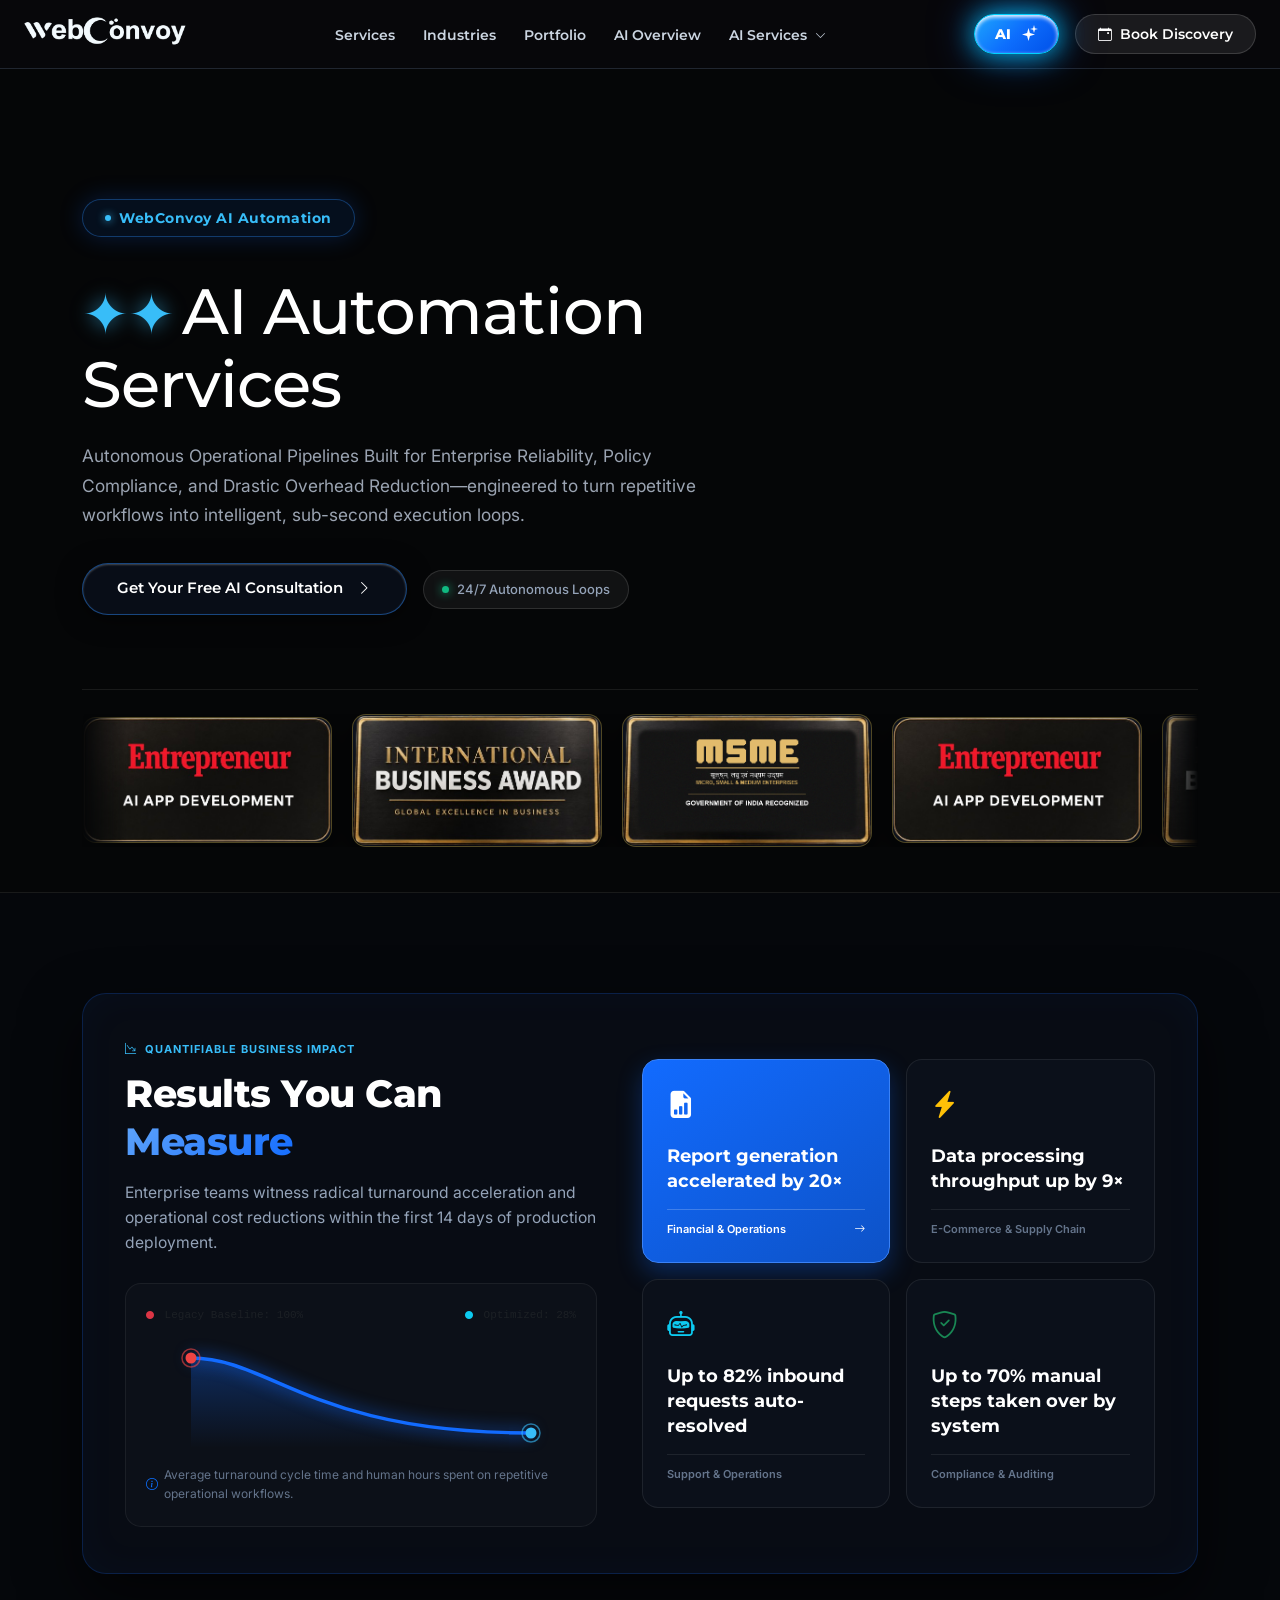
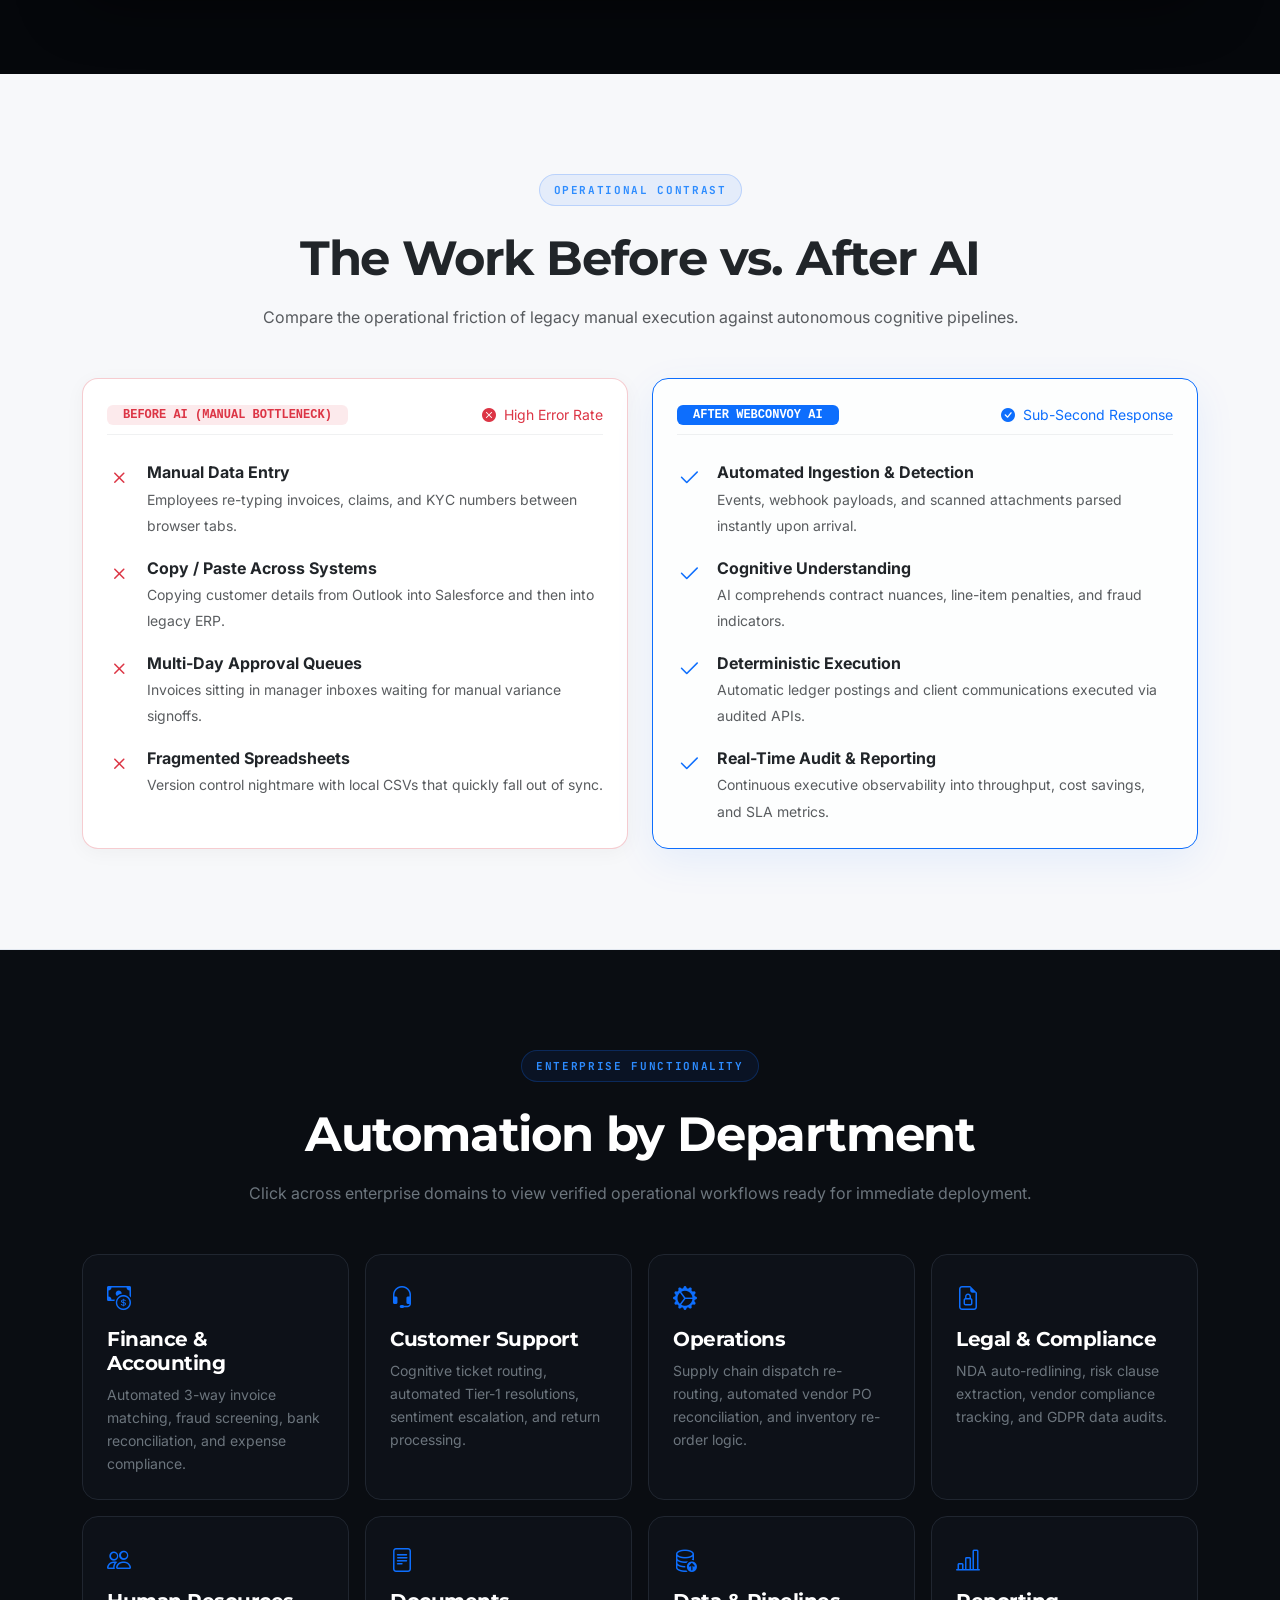
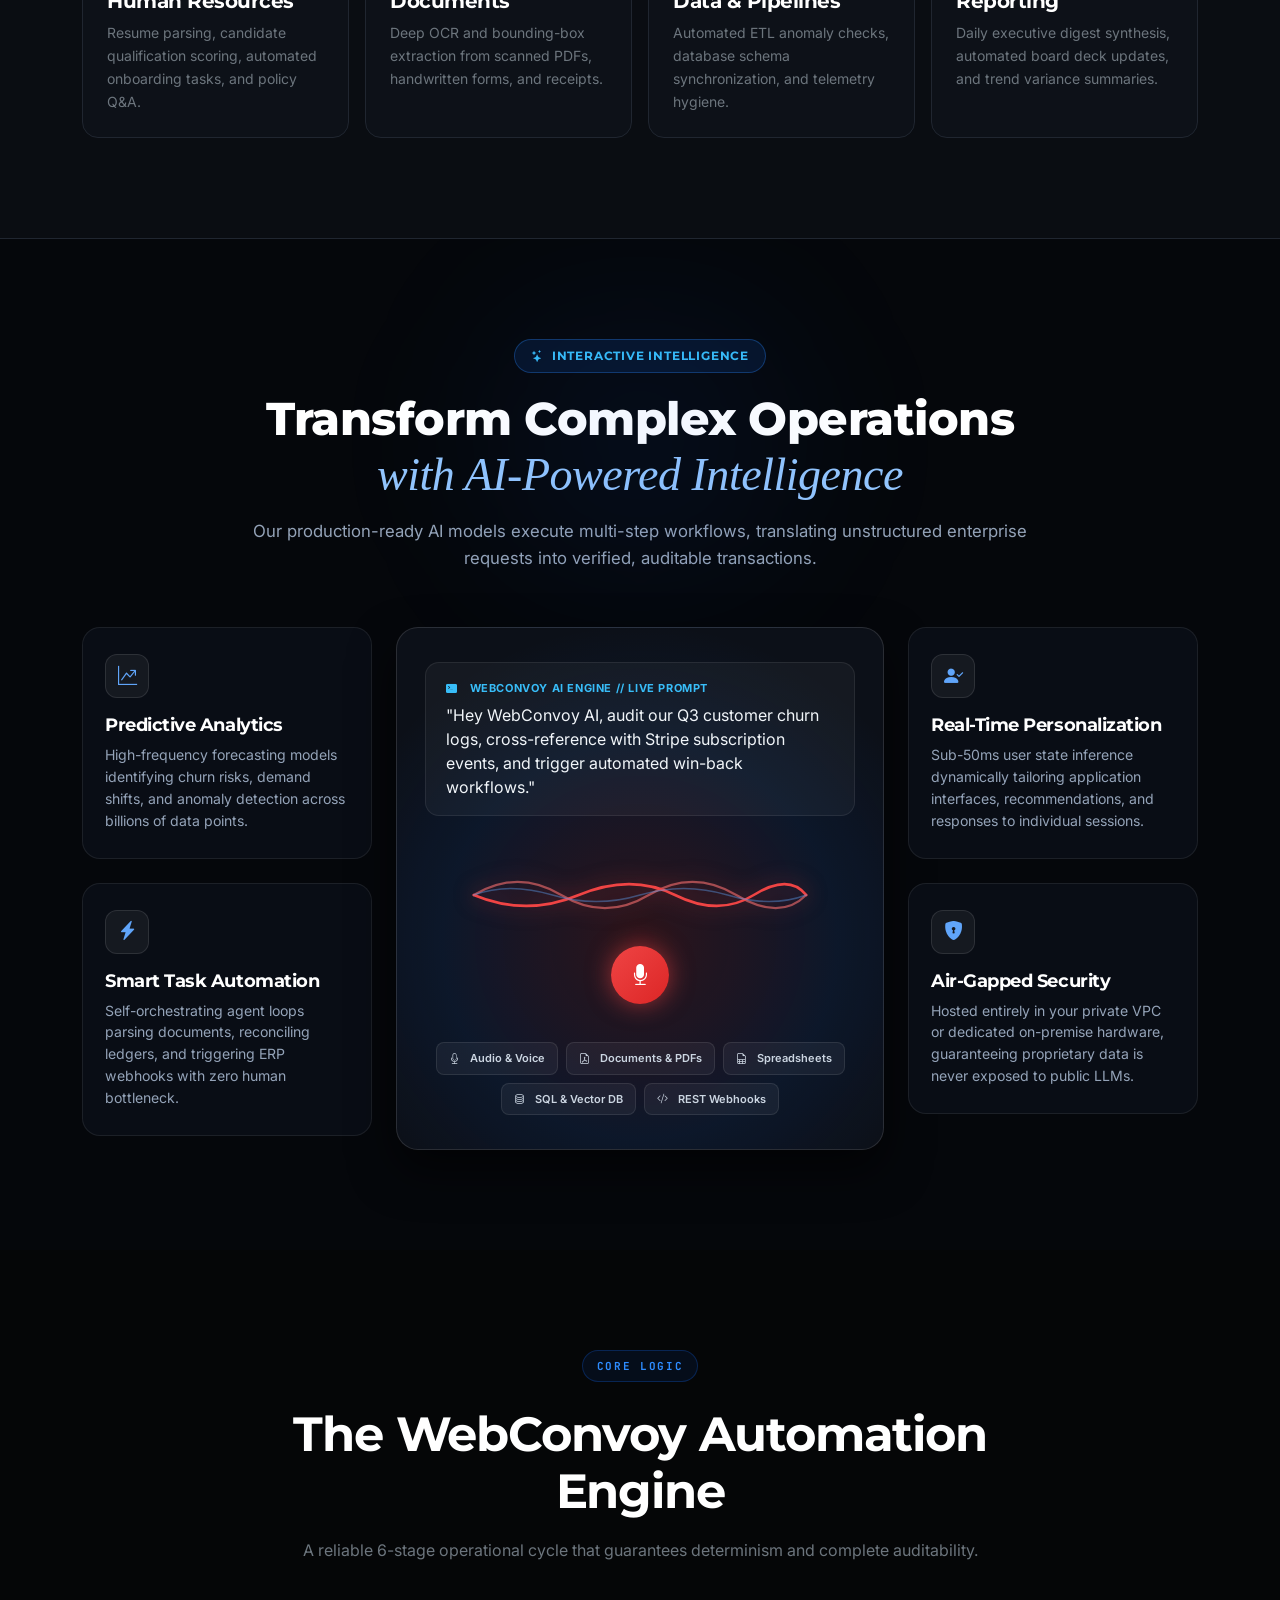
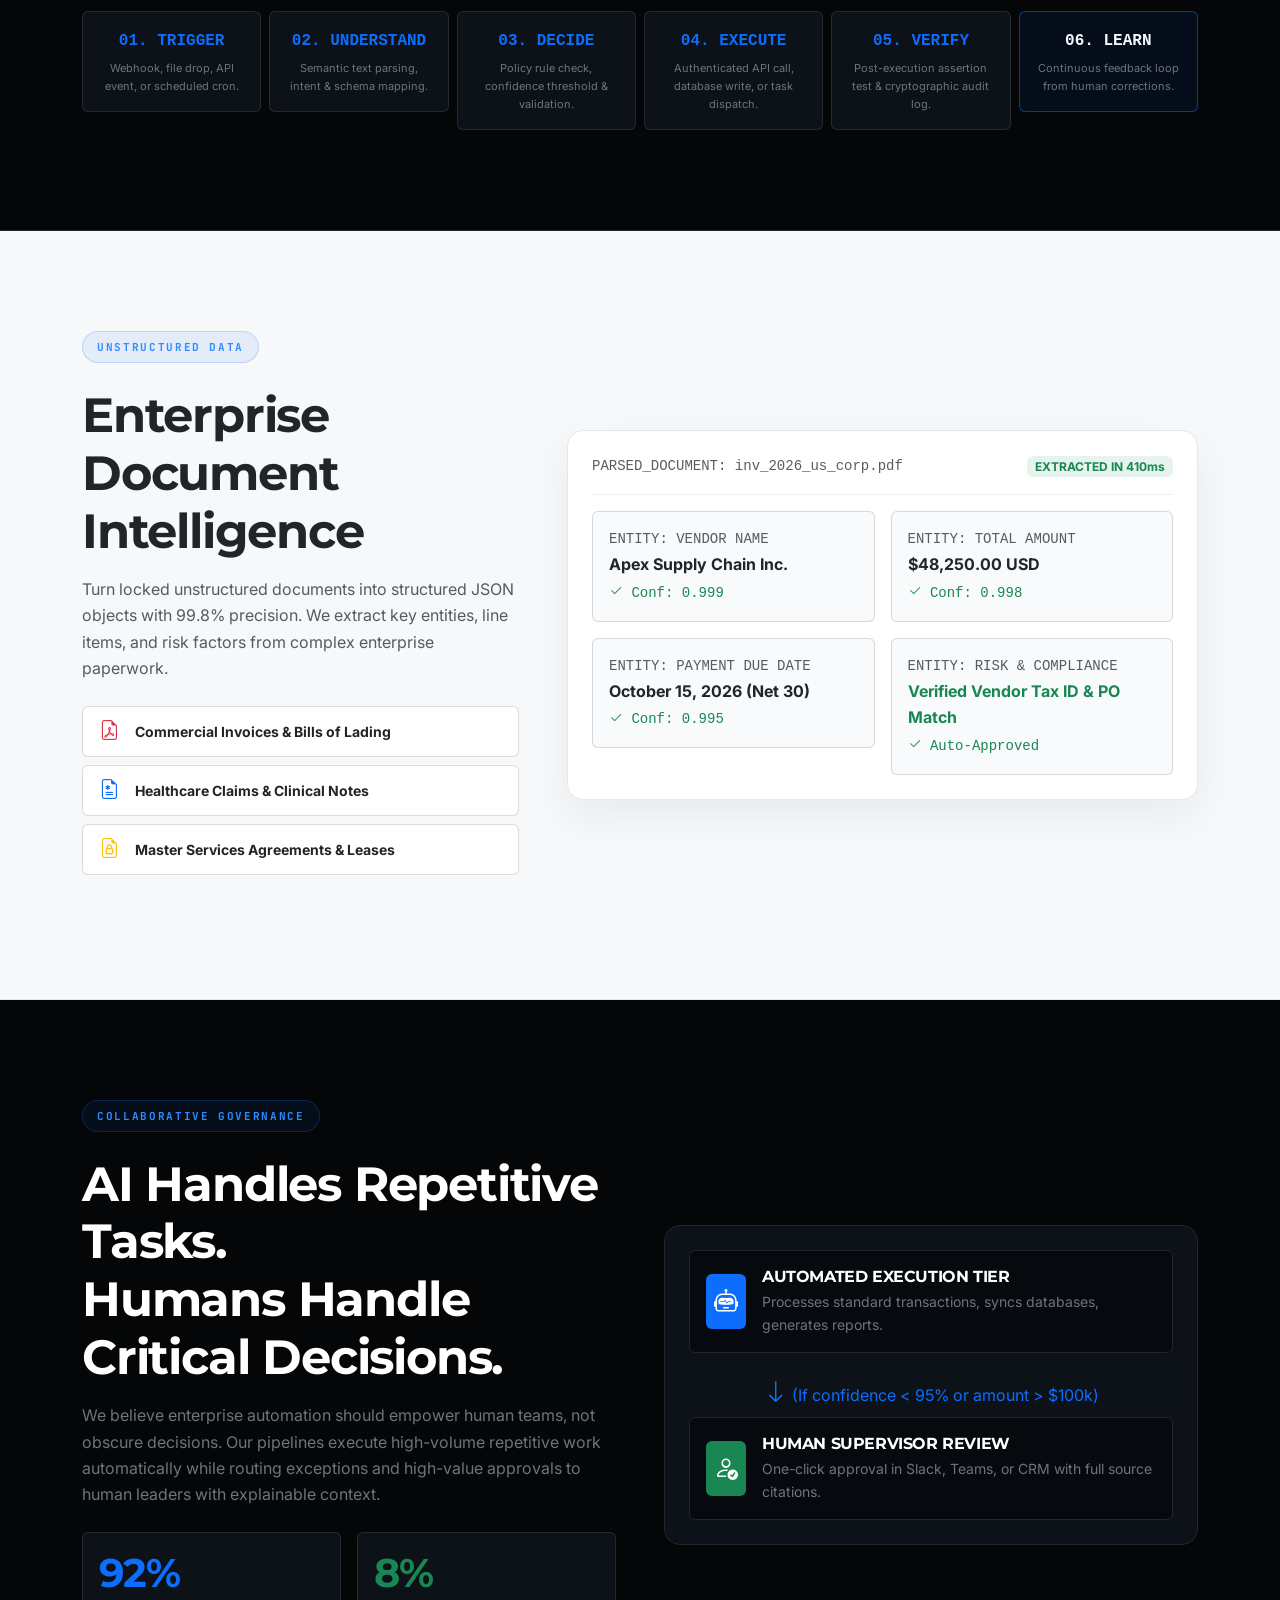
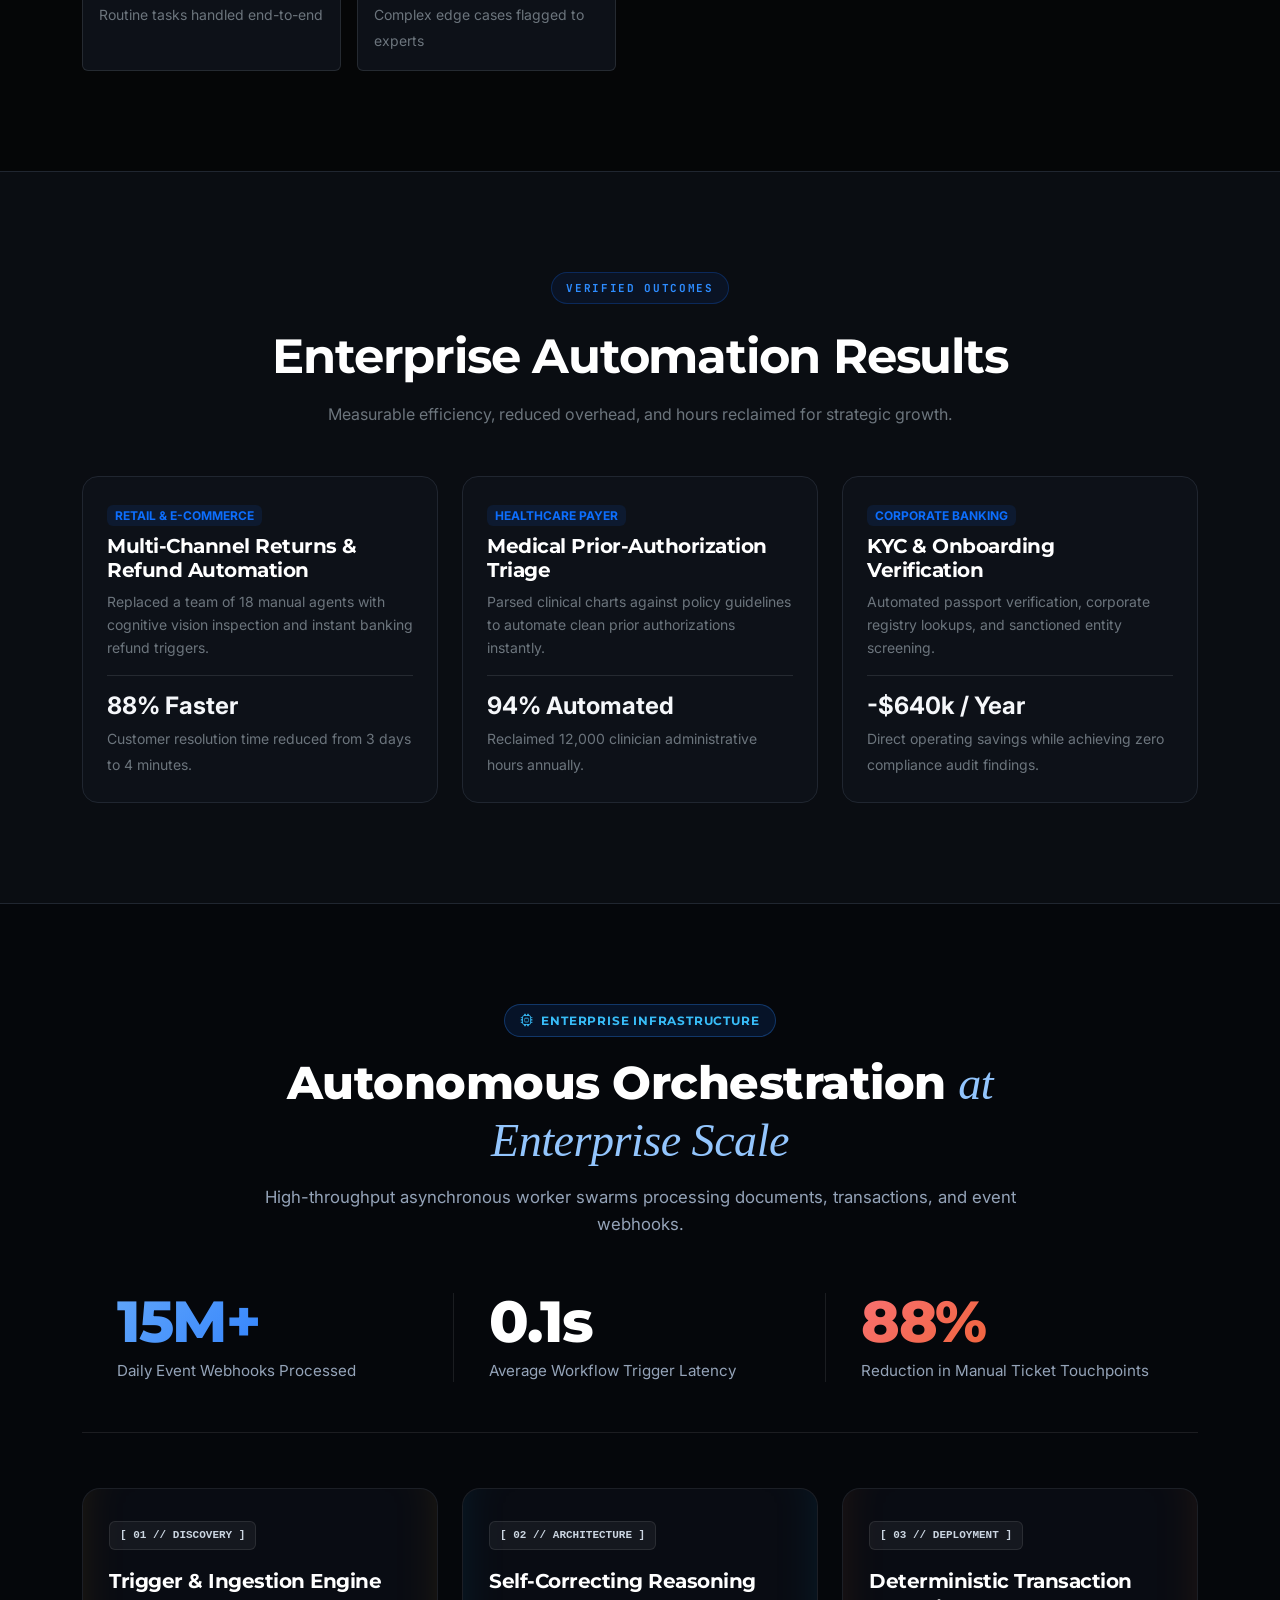
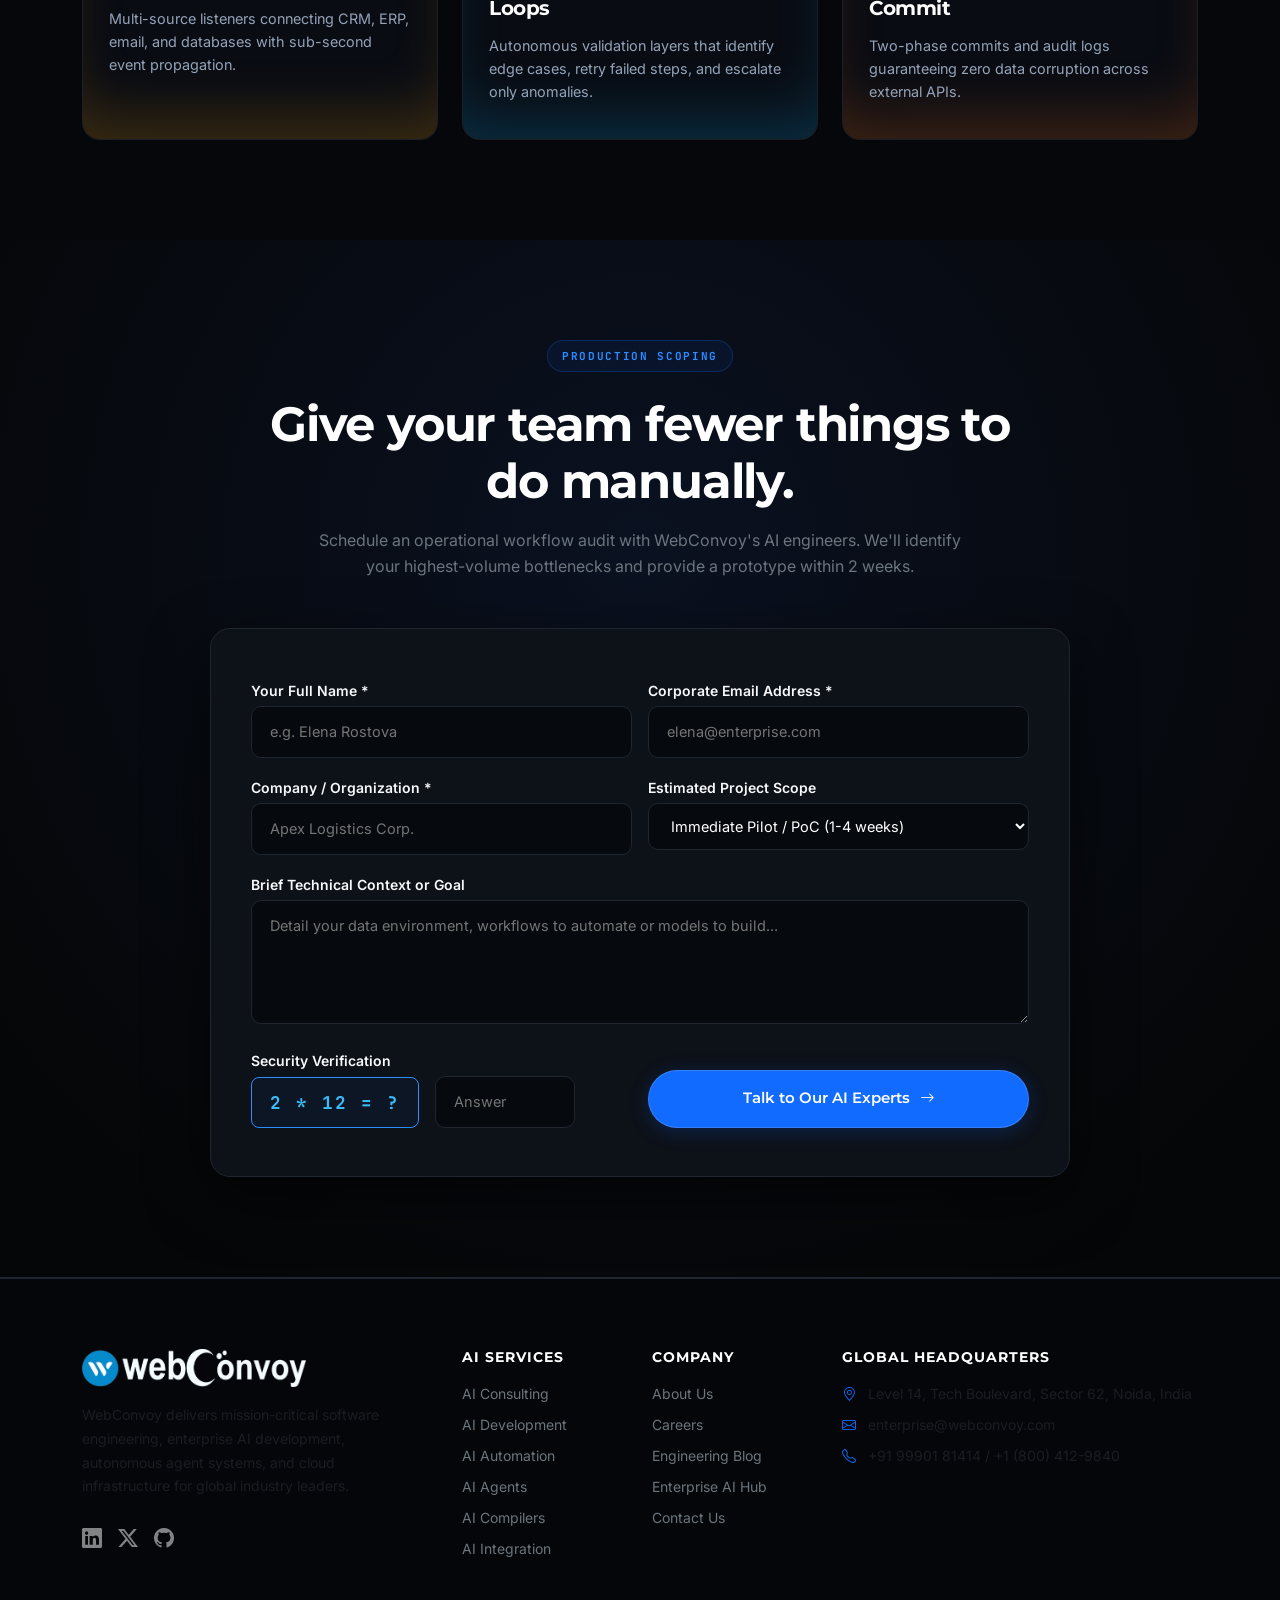
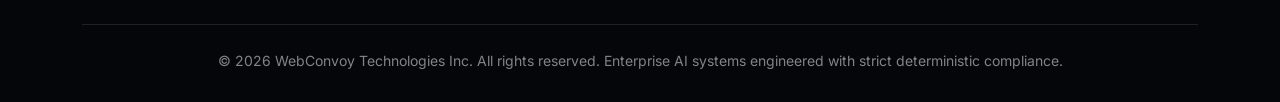
<file: ai-automation.html>
<!DOCTYPE html>
<html lang="en">
<head>
    <link rel="icon" type="image/png" href="favicon.png">
    <link rel="shortcut icon" href="favicon.ico">
    <meta charset="UTF-8">
    <meta name="viewport" content="width=device-width, initial-scale=1.0">
    <title>Enterprise AI Automation & Intelligent Workflows | WebConvoy</title>
    <meta name="description" content="Turn repetitive operational work into intelligent workflows. End-to-end document intelligence, automated decisioning, and system integrations by WebConvoy.">
    <link rel="canonical" href="https://www.webconvoy.com/ai-automation" />
    

    <!-- Fonts & Bootstrap Icons -->
    <link rel="preconnect" href="https://fonts.googleapis.com">
    <link rel="preconnect" href="https://fonts.gstatic.com" crossorigin>
    <link href="https://fonts.googleapis.com/css2?family=Inter:wght@300;400;500;600;700;800&family=Montserrat:wght@400;500;600;700;800;900&family=JetBrains+Mono:wght@400;500;600;700&display=swap" rel="stylesheet">
    <link href="https://cdn.jsdelivr.net/npm/bootstrap@5.3.0/dist/css/bootstrap.min.css" rel="stylesheet">
    <link href="https://cdn.jsdelivr.net/npm/bootstrap-icons@1.11.1/font/bootstrap-icons.css" rel="stylesheet">

    <style>

        :root {
            --bg-dark: #050607;
            --surface-dark: #0a0d12;
            --card-dark: #0d1118;
            --border-dark: #202630;
            --text-dark: #f5f7fa;
            --muted-dark: #9ba4b2;

            --bg-light: #f7f8fa;
            --surface-light: #ffffff;
            --card-light: #ffffff;
            --border-light: #e2e8f0;
            --text-light: #101318;
            --muted-light: #64748b;

            --primary-blue: #126bff;
            --electric-blue: #2d8cff;
            --glow-blue: rgba(18, 107, 255, 0.22);
            --font-head: 'Geist', 'Inter Tight', 'Montserrat', sans-serif;
            --font-body: 'Inter', sans-serif;
            --font-mono: 'JetBrains Mono', monospace;
        }

        * { box-sizing: border-box; margin: 0; padding: 0; }

        body {
            background-color: var(--bg-dark);
            color: var(--text-dark);
            font-family: var(--font-body);
            overflow-x: hidden;
            line-height: 1.65;
            -webkit-font-smoothing: antialiased;
        }

        h1, h2, h3, h4, h5, h6 {
            font-family: var(--font-head);
            font-weight: 700;
            letter-spacing: -0.025em;
        }

        .hover-white:hover { color: #ffffff !important; }

        /* NAVBAR STYLES */
        .main-navbar-sticky {
            background: rgba(8, 9, 12, 0.88) !important;
            backdrop-filter: blur(20px);
            -webkit-backdrop-filter: blur(20px);
            border-bottom: 1px solid var(--border-dark);
            position: sticky;
            top: 0;
            z-index: 1000;
            padding: 14px 0;
            transition: all 0.3s ease;
        }
        .navbar-content-container {
            display: flex;
            align-items: center;
            justify-content: space-between;
            max-width: 1380px;
            margin: 0 auto;
            padding: 0 24px;
        }
        .nav-links-center { display: flex; align-items: center; gap: 28px; }
        .nav-link-item {
            color: #cbd5e1 !important;
            font-family: var(--font-head);
            font-size: 14px;
            font-weight: 600;
            text-decoration: none;
            transition: color 0.25s ease;
            position: relative;
        }
        .nav-link-item:hover { color: #ffffff !important; }
        .nav-cta-right { display: flex; align-items: center; gap: 16px; }
        .btn-nav-ai {
            position: relative;
            display: inline-flex;
            align-items: center;
            gap: 8px;
            padding: 8px 20px;
            height: 40px;
            border-radius: 999px;
            background: linear-gradient(135deg, #1ea7fd 0%, #0d6efd 50%, #004fe8 100%);
            color: #ffffff !important;
            text-decoration: none;
            font-family: var(--font-head);
            font-size: 13.5px;
            font-weight: 800;
            letter-spacing: 0.6px;
            border: 1px solid rgba(255, 255, 255, 0.6);
            box-shadow: 0 0 20px rgba(13, 110, 253, 0.65), inset 0 1.5px 2px rgba(255, 255, 255, 0.8);
            cursor: pointer;
            overflow: hidden;
            transition: all 0.3s cubic-bezier(0.175, 0.885, 0.32, 1.275);
            animation: aiPillPulseGlow 3s infinite ease-in-out;
        }
        .btn-nav-ai.active {
            box-shadow: 0 0 26px rgba(0, 210, 255, 0.8), 0 0 45px rgba(20, 104, 251, 0.6), inset 0 2px 4px #ffffff;
            border-color: #00d2ff;
        }
        @keyframes aiPillPulseGlow {
            0%, 100% { box-shadow: 0 0 16px rgba(13, 110, 253, 0.6), inset 0 1.5px 2px rgba(255, 255, 255, 0.8); }
            50% { box-shadow: 0 0 28px rgba(0, 210, 255, 0.9), 0 0 48px rgba(13, 110, 253, 0.5), inset 0 2px 4px #ffffff; }
        }
        .ai-sparkles-wrap {
            position: relative;
            width: 18px;
            height: 18px;
            display: inline-flex;
            align-items: center;
            justify-content: center;
        }
        .ai-star-main { width: 13px; height: 13px; fill: #ffffff; animation: aiStarTwinkle 2s infinite ease-in-out; }
        .ai-star-sub { position: absolute; width: 8px; height: 8px; top: 0px; right: 0px; fill: #ffffff; animation: aiStarTwinkle 2s infinite ease-in-out 0.5s; }
        @keyframes aiStarTwinkle {
            0%, 100% { transform: scale(0.85); opacity: 0.8; }
            50% { transform: scale(1.25) rotate(90deg); opacity: 1; }
        }
        .btn-appinv-contact {
            padding: 9px 22px;
            height: 40px;
            border-radius: 999px;
            background: rgba(255, 255, 255, 0.08);
            border: 1px solid rgba(255, 255, 255, 0.15);
            color: #ffffff !important;
            font-family: var(--font-head);
            font-size: 13.5px;
            font-weight: 600;
            text-decoration: none;
            display: inline-flex;
            align-items: center;
            gap: 8px;
            transition: all 0.25s ease;
        }
        .btn-appinv-contact:hover { background: #ffffff; color: #000000 !important; transform: translateY(-2px); }
                .nav-item-wrap { position: relative; }

        /* ==========================================================================
           HORIZONTAL AI SERVICES DROPDOWN (PREMIUM GLASS DOCK)
           ========================================================================== */
        .dropdown-ai-horizontal-panel {
            position: absolute !important;
            top: calc(100% + 14px) !important;
            left: 50% !important;
            transform: translateX(-50%) translateY(12px) !important;
            width: max-content !important;
            min-width: 820px !important;
            max-width: 95vw !important;
            background: rgba(6, 11, 24, 0.96) !important;
            backdrop-filter: blur(28px) !important;
            -webkit-backdrop-filter: blur(28px) !important;
            border: 1px solid rgba(56, 189, 248, 0.28) !important;
            border-radius: 20px !important;
            padding: 16px 20px !important;
            box-shadow: 0 24px 60px rgba(0, 0, 0, 0.85), 0 0 40px rgba(0, 102, 255, 0.25) !important;
            z-index: 1050 !important;
            opacity: 0 !important;
            visibility: hidden !important;
            pointer-events: none !important;
            transition: all 0.28s cubic-bezier(0.16, 1, 0.3, 1) !important;
        }

        .dropdown-ai-horizontal-panel::before {
            content: '';
            position: absolute;
            top: -20px;
            left: 0;
            width: 100%;
            height: 22px;
        }

        .nav-item-wrap:hover .dropdown-ai-horizontal-panel {
            transform: translateX(-50%) translateY(0) !important;
            opacity: 1 !important;
            visibility: visible !important;
            pointer-events: auto !important;
        }

        .ai-dropdown-horizontal-grid {
            display: flex !important;
            flex-direction: row !important;
            align-items: stretch !important;
            justify-content: space-between !important;
            gap: 12px !important;
        }

        .ai-nav-card {
            flex: 1 1 0 !important;
            min-width: 125px !important;
            max-width: 155px !important;
            display: flex !important;
            flex-direction: column !important;
            align-items: flex-start !important;
            gap: 10px !important;
            padding: 14px 14px 16px !important;
            background: rgba(255, 255, 255, 0.03) !important;
            border: 1px solid rgba(255, 255, 255, 0.07) !important;
            border-radius: 14px !important;
            text-decoration: none !important;
            transition: all 0.28s cubic-bezier(0.16, 1, 0.3, 1) !important;
        }

        .ai-nav-card:hover {
            background: rgba(0, 102, 255, 0.16) !important;
            border-color: rgba(56, 189, 248, 0.45) !important;
            transform: translateY(-3px) !important;
            box-shadow: 0 10px 25px rgba(0, 0, 0, 0.4), 0 0 20px rgba(0, 102, 255, 0.25) !important;
        }

        .ai-nav-card-icon {
            width: 38px !important;
            height: 38px !important;
            border-radius: 10px !important;
            display: flex !important;
            align-items: center !important;
            justify-content: center !important;
            font-size: 17px !important;
            transition: all 0.25s ease !important;
        }

        .ai-nav-card:hover .ai-nav-card-icon {
            transform: scale(1.1) !important;
        }

        .ai-nav-card-title {
            color: #ffffff !important;
            font-family: var(--font-head, 'Montserrat', sans-serif) !important;
            font-size: 13.5px !important;
            font-weight: 700 !important;
            line-height: 1.25 !important;
            margin: 0 !important;
        }

        .ai-nav-card-desc {
            color: #94a3b8 !important;
            font-size: 11px !important;
            line-height: 1.35 !important;
            margin: 0 !important;
            font-weight: 400 !important;
        }

        .ai-nav-card:hover .ai-nav-card-title {
            color: #38bdf8 !important;
        }

        @media (max-width: 1024px) {
            .dropdown-ai-horizontal-panel {
                min-width: 90vw !important;
            }
        }

        /* COMPONENTS & BUTTONS */
        .service-badge {
            display: inline-flex;
            align-items: center;
            gap: 8px;
            font-family: var(--font-mono);
            font-size: 11px;
            font-weight: 700;
            letter-spacing: 0.15em;
            color: var(--electric-blue);
            background: rgba(18, 107, 255, 0.08);
            border: 1px solid rgba(18, 107, 255, 0.25);
            padding: 6px 14px;
            border-radius: 999px;
            margin-bottom: 24px;
            text-transform: uppercase;
        }
        .btn-primary-wc {
            background: var(--primary-blue);
            color: #ffffff;
            font-family: var(--font-head);
            font-weight: 600;
            font-size: 14.5px;
            padding: 14px 28px;
            border-radius: 999px;
            text-decoration: none;
            display: inline-flex;
            align-items: center;
            gap: 10px;
            border: 1px solid rgba(255, 255, 255, 0.15);
            box-shadow: 0 4px 20px var(--glow-blue);
            transition: all 0.25s ease;
        }
        .btn-primary-wc:hover {
            background: var(--electric-blue);
            color: #ffffff;
            transform: translateY(-2px);
            box-shadow: 0 8px 30px rgba(18, 107, 255, 0.4);
        }
        .btn-secondary-wc {
            background: rgba(255, 255, 255, 0.05);
            color: #ffffff;
            font-family: var(--font-head);
            font-weight: 600;
            font-size: 14.5px;
            padding: 14px 28px;
            border-radius: 999px;
            text-decoration: none;
            display: inline-flex;
            align-items: center;
            gap: 10px;
            border: 1px solid var(--border-dark);
            transition: all 0.25s ease;
        }
        .btn-secondary-wc:hover {
            background: rgba(255, 255, 255, 0.1);
            color: #ffffff;
            border-color: rgba(255, 255, 255, 0.3);
            transform: translateY(-2px);
        }

        .section-dark {
            background: var(--bg-dark);
            color: var(--text-dark);
            padding: 100px 0;
            border-bottom: 1px solid var(--border-dark);
        }
        .section-dark-elevated {
            background: var(--surface-dark);
            color: var(--text-dark);
            padding: 100px 0;
            border-bottom: 1px solid var(--border-dark);
        }
        .section-white {
            background: var(--bg-light);
            color: var(--text-light);
            padding: 100px 0;
            border-bottom: 1px solid var(--border-light);
        }

        .wc-card-dark {
            background: var(--card-dark);
            border: 1px solid var(--border-dark);
            border-radius: 16px;
            padding: 32px;
            transition: all 0.3s ease;
            position: relative;
        }
        .wc-card-dark:hover {
            border-color: rgba(18, 107, 255, 0.45);
            transform: translateY(-4px);
            box-shadow: 0 16px 36px rgba(0, 0, 0, 0.5);
        }
        .wc-card-white {
            background: var(--card-light);
            border: 1px solid var(--border-light);
            border-radius: 16px;
            padding: 32px;
            box-shadow: 0 4px 20px rgba(0, 0, 0, 0.04);
            transition: all 0.3s ease;
            position: relative;
        }
        .wc-card-white:hover {
            border-color: rgba(18, 107, 255, 0.45);
            transform: translateY(-4px);
            box-shadow: 0 16px 36px rgba(0, 0, 0, 0.08);
        }

        .scoping-form-wrapper {
            max-width: 860px;
            margin: 0 auto;
            background: var(--card-dark);
            border: 1px solid var(--border-dark);
            border-radius: 20px;
            padding: 48px 40px;
            box-shadow: 0 20px 60px rgba(0, 0, 0, 0.6);
        }
        .form-control-wc {
            width: 100%;
            background: #06090e;
            border: 1px solid var(--border-dark);
            border-radius: 10px;
            padding: 13px 18px;
            color: #ffffff;
            font-family: var(--font-body);
            font-size: 14.5px;
            outline: none;
            transition: border-color 0.2s ease;
        }
        .form-control-wc:focus {
            border-color: var(--electric-blue);
            box-shadow: 0 0 0 3px rgba(18, 107, 255, 0.2);
        }

        /* Responsive Layouts */
        @media (max-width: 991px) {
            .hero-split-grid { grid-template-columns: 1fr !important; }
            .nav-links-center { display: none !important; }
            .section-dark, .section-dark-elevated, .section-white { padding: 70px 0; }
        }


    
        
        /* -------------------------------------------------------------
           INSPIRATION HERO STYLES (MATCHES USER SCREENSHOT REFERENCE)
           ------------------------------------------------------------- */
        .app-hero-section {
            position: relative;
            background: #050607;
            padding: 130px 0 45px 0;
            overflow: hidden;
            text-align: left;
            border-bottom: 1px solid rgba(255, 255, 255, 0.08);
            min-height: 720px;
            display: flex;
            align-items: center;
        }

        .hero-video-bg-container {
            position: absolute;
            inset: 0;
            width: 100%;
            height: 100%;
            overflow: hidden;
            z-index: 1;
            pointer-events: none;
        }

        .hero-bg-video {
            position: absolute;
            top: 0;
            right: 0;
            width: 100%;
            height: 100%;
            object-fit: cover;
            object-position: right center;
        }

        .hero-video-gradient-overlay {
            position: absolute;
            inset: 0;
            background: 
                linear-gradient(90deg, #050607 0%, rgba(5, 6, 7, 0.95) 36%, rgba(5, 6, 7, 0.72) 58%, rgba(5, 6, 7, 0.15) 80%, rgba(5, 6, 7, 0.5) 100%),
                linear-gradient(180deg, rgba(5, 6, 7, 0.85) 0%, transparent 20%, transparent 80%, #050607 100%);
            pointer-events: none;
        }

        .app-hero-title.text-start {
            text-align: left !important;
            margin-left: 0 !important;
            margin-right: 0 !important;
        }

        .app-hero-subtitle.text-start {
            text-align: left !important;
            margin-left: 0 !important;
            margin-right: 0 !important;
        }

        .hero-live-badge {
            display: inline-flex;
            align-items: center;
            gap: 8px;
            padding: 8px 18px;
            border-radius: 999px;
            background: rgba(255, 255, 255, 0.05);
            border: 1px solid rgba(255, 255, 255, 0.12);
            color: #94a3b8;
            font-size: 13px;
            font-weight: 500;
        }

        .live-dot {
            width: 7px;
            height: 7px;
            border-radius: 50%;
            background: #10b981;
            box-shadow: 0 0 10px #10b981;
            animation: pulseGlow 2s infinite;
        }

        .live-pulse-dot {
            width: 6px;
            height: 6px;
            border-radius: 50%;
            background: #38bdf8;
            box-shadow: 0 0 8px #38bdf8;
            display: inline-block;
        }

        @keyframes pulseGlow {
            0%, 100% { opacity: 1; transform: scale(1); }
            50% { opacity: 0.5; transform: scale(1.2); }
        }

        @media (max-width: 991px) {
            .app-hero-section {
                padding: 100px 0 35px 0;
                min-height: auto;
            }
            .hero-video-gradient-overlay {
                background: linear-gradient(180deg, rgba(5, 6, 7, 0.92) 0%, rgba(5, 6, 7, 0.82) 50%, #050607 100%);
            }
        }

        .app-brand-pill {
            position: relative;
            z-index: 2;
            display: inline-flex;
            align-items: center;
            gap: 8px;
            padding: 7px 22px;
            border-radius: 999px;
            background: rgba(18, 107, 255, 0.09);
            border: 1px solid rgba(45, 140, 255, 0.35);
            color: #38bdf8;
            font-family: var(--font-head);
            font-size: 13.5px;
            font-weight: 700;
            letter-spacing: 0.5px;
            margin-bottom: 22px;
            box-shadow: 0 0 24px rgba(18, 107, 255, 0.22);
        }

        .app-hero-title {
            position: relative;
            z-index: 2;
            font-family: var(--font-head);
            font-size: clamp(2.3rem, 5vw, 4.2rem);
            font-weight: 500;
            color: #ffffff;
            line-height: 1.14;
            letter-spacing: -0.015em;
            margin-bottom: 20px;
            max-width: 980px;
            margin-left: auto;
            margin-right: auto;
        }

        .sparkle-icon {
            color: #38bdf8;
            margin-right: 8px;
            display: inline-block;
            font-size: 0.88em;
            filter: drop-shadow(0 0 10px rgba(56, 189, 248, 0.6));
        }

        .app-hero-subtitle {
            position: relative;
            z-index: 2;
            font-size: clamp(1.02rem, 1.35vw, 1.2rem);
            color: #9ba4b2;
            max-width: 860px;
            margin: 0 auto 34px auto;
            line-height: 1.7;
            font-weight: 400;
        }

        .app-hero-cta-btn {
            position: relative;
            z-index: 2;
            display: inline-flex;
            align-items: center;
            gap: 10px;
            padding: 13px 34px;
            border-radius: 999px;
            background: rgba(10, 16, 26, 0.85);
            border: 1px solid rgba(45, 140, 255, 0.45);
            color: #ffffff !important;
            text-decoration: none;
            font-family: var(--font-head);
            font-size: 14.5px;
            font-weight: 600;
            box-shadow: 0 4px 24px rgba(0, 0, 0, 0.5), inset 0 1px 2px rgba(255, 255, 255, 0.25);
            transition: all 0.25s ease;
        }

        .app-hero-cta-btn:hover {
            border-color: #2d8cff;
            background: rgba(18, 107, 255, 0.25);
            box-shadow: 0 0 30px rgba(18, 107, 255, 0.5), inset 0 1px 3px rgba(255, 255, 255, 0.4);
            transform: translateY(-2px);
            color: #ffffff !important;
        }

        /* Docked "Trusted by" Strip at base of Hero */
        .hero-trusted-dock {
            position: relative;
            z-index: 2;
            margin-top: 55px;
            padding-top: 24px;
            border-top: 1px solid rgba(255, 255, 255, 0.08);
            display: flex;
            align-items: center;
            justify-content: flex-start;
            gap: 28px;
            overflow-x: auto;
            scrollbar-width: none;
        }
        .hero-trusted-dock::-webkit-scrollbar { display: none; }

        .trusted-by-badge {
            background: rgba(18, 107, 255, 0.16);
            border: 1px solid rgba(45, 140, 255, 0.35);
            color: #38bdf8;
            font-family: var(--font-head);
            font-size: 13px;
            font-weight: 700;
            padding: 6px 18px;
            border-radius: 6px;
            white-space: nowrap;
            letter-spacing: 0.3px;
        }

        .trusted-logos-flex {
            display: flex;
            align-items: center;
            gap: 40px;
            flex-wrap: nowrap;
        }

        .trusted-logo-item {
            display: inline-flex;
            align-items: center;
            opacity: 0.65;
            transition: all 0.25s ease;
            white-space: nowrap;
        }

        .trusted-logo-item:hover {
            opacity: 1;
            transform: scale(1.05);
        }

        .trusted-logo-unit {
            max-height: 24px;
            max-width: 110px;
            object-fit: contain;
            filter: grayscale(1) brightness(1.7) contrast(1.1);
            transition: filter 0.25s ease;
        }

        .trusted-logo-item:hover .trusted-logo-unit {
            filter: grayscale(0) brightness(1);
        }

        .trusted-logo-text {
            font-family: var(--font-head);
            font-size: 12.5px;
            color: #cbd5e1;
            font-weight: 600;
            letter-spacing: 0.5px;
        }

    */
        .hero-trusted-dock {
            position: relative;
            z-index: 2;
            margin-top: 60px;
            padding-top: 26px;
            border-top: 1px solid rgba(255, 255, 255, 0.08);
            display: flex;
            align-items: center;
            justify-content: flex-start;
            gap: 28px;
            overflow-x: auto;
            scrollbar-width: none;
        }
        .hero-trusted-dock::-webkit-scrollbar { display: none; }

        .trusted-by-badge {
            background: rgba(18, 107, 255, 0.16);
            border: 1px solid rgba(45, 140, 255, 0.35);
            color: #38bdf8;
            font-family: var(--font-head);
            font-size: 13px;
            font-weight: 700;
            padding: 6px 18px;
            border-radius: 6px;
            white-space: nowrap;
            letter-spacing: 0.3px;
        }

        .trusted-logos-flex {
            display: flex;
            align-items: center;
            gap: 40px;
            flex-wrap: nowrap;
        }

        .trusted-logo-item {
            display: inline-flex;
            align-items: center;
            opacity: 0.65;
            transition: all 0.25s ease;
            white-space: nowrap;
        }

        .trusted-logo-item:hover {
            opacity: 1;
            transform: scale(1.05);
        }

        .trusted-logo-unit {
            max-height: 24px;
            max-width: 110px;
            object-fit: contain;
            filter: grayscale(1) brightness(1.7) contrast(1.1);
            transition: filter 0.25s ease;
        }

        .trusted-logo-item:hover .trusted-logo-unit {
            filter: grayscale(0) brightness(1);
        }

        .trusted-logo-text {
            font-family: var(--font-head);
            font-size: 12.5px;
            color: #cbd5e1;
            font-weight: 600;
            letter-spacing: 0.5px;
        }

    
        /* -------------------------------------------------------------
           HORIZONTAL ALWAYS-MOVING AWARDS SLIDER (BELOW HERO)
           ------------------------------------------------------------- */
        .hero-awards-horizontal-dock {
            position: relative;
            z-index: 2;
            margin-top: 50px;
            padding-top: 24px;
            border-top: 1px solid rgba(255, 255, 255, 0.08);
            display: flex;
            align-items: center;
            width: 100%;
            overflow: hidden;
        }

        

        .hero-awards-horizontal-wrapper {
            position: relative;
            flex: 1;
            overflow: hidden;
            mask-image: linear-gradient(90deg, transparent 0%, rgba(0, 0, 0, 1) 4%, rgba(0, 0, 0, 1) 96%, transparent 100%);
            -webkit-mask-image: linear-gradient(90deg, transparent 0%, rgba(0, 0, 0, 1) 4%, rgba(0, 0, 0, 1) 96%, transparent 100%);
        }

        .hero-awards-horizontal-track {
            display: flex;
            align-items: center;
            gap: 20px;
            width: max-content;
            animation: awardsHorizontalScroll 24s linear infinite;
            will-change: transform;
        }

        .hero-awards-horizontal-track:hover {
            animation-play-state: paused;
        }

        @keyframes awardsHorizontalScroll {
            0% {
                transform: translateX(0);
            }
            100% {
                transform: translateX(-50%);
            }
        }

        .hero-award-h-card {
            position: relative;
            flex-shrink: 0;
            width: 250px;
            background: #0d121c;
            border-radius: 14px;
            overflow: hidden;
            box-shadow: 0 8px 24px rgba(0, 0, 0, 0.6);
            border: 1px solid rgba(212, 175, 55, 0.35);
            transition: all 0.3s ease;
            cursor: pointer;
        }

        .hero-award-h-card:hover {
            transform: translateY(-4px);
            border-color: rgba(255, 215, 0, 0.85);
            box-shadow: 0 12px 30px rgba(212, 175, 55, 0.35);
            filter: brightness(1.08);
        }

        .hero-award-h-card img {
            width: 100%;
            height: auto;
            display: block;
            object-fit: cover;
            border-radius: 13px;
        }

        @media (max-width: 991px) {
            .hero-awards-horizontal-dock {
                flex-direction: column;
                align-items: center;
                gap: 16px;
            }
            .hero-award-h-card {
                width: 210px;
            }
        }

    
        /* ==========================================================================
           FULLSCREEN MOBILE MENU OVERLAY & MOBILE RESPONSIVE REFINEMENTS
           ========================================================================== */
        .mobile-menu-overlay {
            position: fixed !important;
            top: 0 !important;
            left: 0 !important;
            width: 100vw !important;
            height: 100vh !important;
            height: 100dvh !important;
            background: rgba(4, 7, 14, 0.98) !important;
            backdrop-filter: blur(25px) !important;
            -webkit-backdrop-filter: blur(25px) !important;
            z-index: 999999 !important;
            display: flex !important;
            flex-direction: column !important;
            opacity: 0 !important;
            visibility: hidden !important;
            pointer-events: none !important;
            transform: translateX(100%) !important;
            transition: all 0.35s cubic-bezier(0.16, 1, 0.3, 1) !important;
            overflow-y: auto !important;
            -webkit-overflow-scrolling: touch !important;
        }

        .mobile-menu-overlay.show {
            opacity: 1 !important;
            visibility: visible !important;
            pointer-events: auto !important;
            transform: translateX(0) !important;
        }

        .mobile-menu-overlay .menu-header {
            display: flex !important;
            align-items: center !important;
            justify-content: space-between !important;
            padding: 16px 20px !important;
            border-bottom: 1px solid rgba(255, 255, 255, 0.1) !important;
            flex-shrink: 0 !important;
            background: rgba(8, 12, 22, 0.92) !important;
        }

        .mobile-menu-overlay .menu-close {
            width: 42px !important;
            height: 42px !important;
            border-radius: 50% !important;
            background: rgba(255, 255, 255, 0.08) !important;
            border: 1px solid rgba(255, 255, 255, 0.15) !important;
            color: #ffffff !important;
            display: flex !important;
            align-items: center !important;
            justify-content: center !important;
            cursor: pointer !important;
            padding: 0 !important;
            transition: all 0.2s ease !important;
        }

        .mobile-menu-overlay .menu-close:hover {
            background: rgba(255, 255, 255, 0.2) !important;
            transform: scale(1.08) !important;
        }

        .mobile-menu-overlay ul {
            list-style: none !important;
            padding: 20px 20px 10px !important;
            margin: 0 !important;
            display: flex !important;
            flex-direction: column !important;
            gap: 8px !important;
        }

        .mobile-menu-overlay ul li a.nav-link {
            display: flex !important;
            align-items: center !important;
            justify-content: space-between !important;
            padding: 13px 16px !important;
            border-radius: 12px !important;
            color: #f1f5f9 !important;
            font-family: var(--font-head) !important;
            font-size: 15.5px !important;
            font-weight: 600 !important;
            text-decoration: none !important;
            background: rgba(255, 255, 255, 0.04) !important;
            border: 1px solid rgba(255, 255, 255, 0.07) !important;
            transition: all 0.2s ease !important;
        }

        .mobile-menu-overlay ul li a.nav-link:hover,
        .mobile-menu-overlay ul li a.nav-link:active {
            background: rgba(0, 102, 255, 0.18) !important;
            border-color: rgba(56, 189, 248, 0.35) !important;
            color: #38bdf8 !important;
        }

        .mobile-menu-overlay .btn-hire {
            margin: 14px 20px 32px !important;
            padding: 14px 22px !important;
            background: linear-gradient(135deg, #0066ff, #00d2ff) !important;
            color: #ffffff !important;
            font-family: var(--font-head) !important;
            font-size: 15px !important;
            font-weight: 700 !important;
            border-radius: 999px !important;
            text-align: center !important;
            text-decoration: none !important;
            display: block !important;
            box-shadow: 0 4px 20px rgba(0, 102, 255, 0.4) !important;
        }

        /* Mobile Navbar & Global Overflow Prevention */
        @media (max-width: 991px) {
            .nav-links-center { display: none !important; }
            .nav-cta-right .btn-appinv-contact { display: none !important; }
        }

        @media (max-width: 768px) {
            html, body { overflow-x: hidden !important; width: 100% !important; max-width: 100vw !important; }
            .hero-awards-horizontal-dock { flex-direction: column !important; align-items: center !important; gap: 16px !important; }
            .hero-award-h-card { width: 100% !important; max-width: 280px !important; }
        }

        @media (max-width: 480px) {
            .nav-cta-right .btn-nav-ai {
                padding: 6px 14px !important;
                display: inline-flex !important;
            }
            .nav-cta-right .btn-nav-ai span.ai-badge-text {
                display: inline-block !important;
            }
        }

    
        /* ==========================================================================
           UNIFIED BULLETPROOF MOBILE NAVBAR RESPONSIVENESS
           ========================================================================== */
        @media (max-width: 991px) {
            .nav-links-center {
                display: none !important;
            }
            .nav-cta-right .btn-appinv-contact {
                display: none !important;
            }
            .nav-cta-right {
                display: flex !important;
                align-items: center !important;
                gap: 10px !important;
            }
        }

        @media (max-width: 576px) {
            html, body {
                overflow-x: hidden !important;
                width: 100% !important;
                max-width: 100vw !important;
            }
            .main-navbar-sticky {
                padding: 10px 0 !important;
            }
            .navbar-content-container {
                padding: 0 16px !important;
            }
            .navbar-brand img, 
            .navbar-content-container a img,
            .navbar-content-container img {
                height: 32px !important;
                max-width: 130px !important;
                width: auto !important;
                object-fit: contain !important;
            }
            .btn-nav-ai {
                padding: 6px 12px !important;
                height: 34px !important;
                font-size: 12px !important;
                gap: 6px !important;
            }
            .btn-nav-ai span.ai-badge-text {
                font-size: 12px !important;
            }
            .nav-cta-right {
                display: flex !important;
                align-items: center !important;
                gap: 8px !important;
            }
            #menuToggle {
                padding: 4px !important;
                background: transparent !important;
                border: none !important;
                display: inline-flex !important;
                align-items: center !important;
                justify-content: center !important;
            }
            #menuToggle svg {
                width: 26px !important;
                height: 20px !important;
            }
        }

    
        /* ==========================================================================
           COLLAPSIBLE AI SERVICES ACCORDION IN MOBILE HAMBURGER MENU
           ========================================================================== */
        .mobile-menu-item-group {
            border-radius: 14px !important;
            background: rgba(14, 24, 48, 0.45) !important;
            border: 1px solid rgba(56, 189, 248, 0.22) !important;
            overflow: hidden !important;
            margin: 4px 0 8px !important;
            transition: all 0.25s ease !important;
        }

        .mobile-group-header {
            display: flex !important;
            align-items: center !important;
            justify-content: space-between !important;
            padding: 13px 16px !important;
            cursor: pointer !important;
            user-select: none !important;
            background: rgba(255, 255, 255, 0.03) !important;
        }

        .mobile-group-label {
            font-family: var(--font-head) !important;
            font-size: 15px !important;
            font-weight: 700 !important;
            color: #38bdf8 !important;
            display: flex !important;
            align-items: center !important;
            gap: 10px !important;
        }

        .mobile-group-arrow {
            color: #38bdf8 !important;
            font-size: 13px !important;
            transition: transform 0.25s ease !important;
        }

        .mobile-menu-item-group.open .mobile-group-arrow {
            transform: rotate(180deg) !important;
        }

        .mobile-submenu-panel {
            display: flex !important;
            flex-direction: column !important;
            gap: 6px !important;
            padding: 8px 10px 12px 10px !important;
            border-top: 1px solid rgba(56, 189, 248, 0.12) !important;
        }

        .mobile-menu-item-group:not(.open) .mobile-submenu-panel {
            display: none !important;
        }

        .mobile-sub-link {
            display: flex !important;
            align-items: center !important;
            gap: 12px !important;
            padding: 9px 12px !important;
            border-radius: 10px !important;
            color: #cbd5e1 !important;
            text-decoration: none !important;
            background: rgba(255, 255, 255, 0.02) !important;
            border: 1px solid rgba(255, 255, 255, 0.05) !important;
            transition: all 0.2s ease !important;
        }

        .mobile-sub-link:hover,
        .mobile-sub-link:active {
            background: rgba(0, 102, 255, 0.2) !important;
            border-color: rgba(56, 189, 248, 0.4) !important;
            color: #ffffff !important;
            transform: translateX(3px) !important;
        }

        .mobile-sub-link i {
            font-size: 18px !important;
            width: 26px !important;
            text-align: center !important;
            flex-shrink: 0 !important;
        }

        .mobile-sub-link div {
            display: flex !important;
            flex-direction: column !important;
            line-height: 1.25 !important;
        }

        .mobile-sub-link strong {
            font-family: var(--font-head) !important;
            font-size: 13.5px !important;
            color: #ffffff !important;
            font-weight: 600 !important;
        }

        .mobile-sub-link span {
            font-size: 11px !important;
            color: #94a3b8 !important;
            margin-top: 2px !important;
        }

        .mobile-sub-link.highlight-overview {
            background: rgba(18, 107, 255, 0.14) !important;
            border-color: rgba(56, 189, 248, 0.3) !important;
        }

        .mobile-sub-link.highlight-overview strong {
            color: #38bdf8 !important;
        }

    </style>
    <link rel="stylesheet" href="editorial-components.css">
</head>
<body>
    <!-- ORIGINAL NAVBAR (100% PRESERVED & UNTOUCHED) -->
    <nav class="main-navbar-sticky">
        <div class="navbar-content-container">
            <!-- Brand Logo -->
            <a href="index.html" class="navbar-brand">
                <img src="nav_logo_white.png" alt="WebConvoy AI Logo" style="height: 40px; width: auto; object-fit: contain;">
            </a>

            <!-- Central Navigation Links -->
            <div class="nav-links-center">
                <div class="nav-item-wrap">
                    <a href="index.html#services-orbit-section" class="nav-link-item">Services</a>
                </div>
                <div class="nav-item-wrap">
                    <a href="index.html#industries-showcase" class="nav-link-item">Industries</a>
                </div>
                <div class="nav-item-wrap">
                    <a href="portfolio.html" class="nav-link-item">Portfolio</a>
                </div>
                <div class="nav-item-wrap">
                    <a href="ai.html" class="nav-link-item">AI Overview</a>
                </div>
                                <!-- AI Services Horizontal Dropdown -->
                <div class="nav-item-wrap">
                    <a href="ai.html" class="nav-link-item">AI Services <i class="bi bi-chevron-down nav-caret ms-1" style="font-size: 11px;"></i></a>
                    <div class="dropdown-floating-panel dropdown-ai-horizontal-panel">
                        <div class="ai-dropdown-horizontal-grid">
                            <a href="ai-consulting.html" class="ai-nav-card">
                                <div class="ai-nav-card-icon" style="background: rgba(56, 189, 248, 0.15); color: #38bdf8;">
                                    <i class="bi bi-compass"></i>
                                </div>
                                <div class="ai-nav-card-title">AI Consulting</div>
                                <div class="ai-nav-card-desc">Roadmaps &amp; Strategy</div>
                            </a>
                            <a href="ai-development.html" class="ai-nav-card">
                                <div class="ai-nav-card-icon" style="background: rgba(99, 102, 241, 0.15); color: #818cf8;">
                                    <i class="bi bi-cpu"></i>
                                </div>
                                <div class="ai-nav-card-title">AI Development</div>
                                <div class="ai-nav-card-desc">LLMs &amp; RAG Systems</div>
                            </a>
                            <a href="ai-automation.html" class="ai-nav-card">
                                <div class="ai-nav-card-icon" style="background: rgba(16, 185, 129, 0.15); color: #34d399;">
                                    <i class="bi bi-gear-wide-connected"></i>
                                </div>
                                <div class="ai-nav-card-title">AI Automation</div>
                                <div class="ai-nav-card-desc">Cognitive Ops &amp; OCR</div>
                            </a>
                            <a href="ai-agents.html" class="ai-nav-card">
                                <div class="ai-nav-card-icon" style="background: rgba(236, 72, 153, 0.15); color: #f472b6;">
                                    <i class="bi bi-robot"></i>
                                </div>
                                <div class="ai-nav-card-title">AI Agents</div>
                                <div class="ai-nav-card-desc">Autonomous Workflows</div>
                            </a>
                            <a href="ai-compiler.html" class="ai-nav-card">
                                <div class="ai-nav-card-icon" style="background: rgba(245, 158, 11, 0.15); color: #fbbf24;">
                                    <i class="bi bi-lightning-charge"></i>
                                </div>
                                <div class="ai-nav-card-title">AI Compilers</div>
                                <div class="ai-nav-card-desc">Tensor Optimization</div>
                            </a>
                            <a href="ai-integration.html" class="ai-nav-card">
                                <div class="ai-nav-card-icon" style="background: rgba(168, 85, 247, 0.15); color: #c084fc;">
                                    <i class="bi bi-diagram-3"></i>
                                </div>
                                <div class="ai-nav-card-title">AI Integration</div>
                                <div class="ai-nav-card-desc">APIs &amp; Connectors</div>
                            </a>
                        </div>
                    </div>
                </div>
            </div>

            <!-- Right CTAs -->
            <div class="nav-cta-right">
                <!-- AI Active Pill Button -->
                <a href="ai.html" class="btn-nav-ai active" title="Dedicated Enterprise AI Solutions">
                    <span class="ai-badge-text">AI</span>
                    <span class="ai-sparkles-wrap">
                        <svg class="ai-star-main" viewBox="0 0 24 24">
                            <path d="M12 0L14.59 9.41L24 12L14.59 14.59L12 24L9.41 14.59L0 12L9.41 9.41L12 0Z" />
                        </svg>
                        <svg class="ai-star-sub" viewBox="0 0 24 24">
                            <path d="M12 0L14.59 9.41L24 12L14.59 14.59L12 24L9.41 14.59L0 12L9.41 9.41L12 0Z" />
                        </svg>
                    </span>
                </a>

                <a href="#scoping-consultation" class="btn-appinv-contact">
                    <i class="bi bi-calendar-event"></i> Book Discovery
                </a>

                <!-- Mobile Toggler -->
                <button class="navbar-toggler d-lg-none" type="button" id="menuToggle" style="border: none; background: transparent;">
                    <span class="custom-toggler-icon" style="color: #fff; font-size: 26px;">&#9776;</span>
                </button>
            </div>
        </div>
    </nav>

    <!-- Mobile Fullscreen Menu -->
    <div class="mobile-menu-overlay d-lg-none" id="mobileMenu">
        <!-- Top Navbar Section -->
        <div class="menu-header">
            <a class="navbar-brand" href="index.html">
                <img src="nav_logo_white.png" alt="Logo" style="height: 38px; width: auto; object-fit: contain;">
            </a>
            <button class="menu-close" id="closeMenu" aria-label="Close navigation menu">
                <svg width="22" height="22" viewBox="0 0 24 24" fill="none" stroke="#FFFFFF" stroke-width="2.5" stroke-linecap="round" stroke-linejoin="round">
                    <line x1="18" y1="6" x2="6" y2="18"></line>
                    <line x1="6" y1="6" x2="18" y2="18"></line>
                </svg>
            </button>
        </div>

        <!-- Navigation List -->
        <ul>
                        <!-- Expandable AI Services Group with all 6 Subpages -->
            <li class="mobile-menu-item-group open" id="mobileAiGroup">
                <div class="mobile-group-header" onclick="toggleMobileAiMenu(event)">
                    <span class="mobile-group-label">
                        <i class="bi bi-cpu"></i> AI Services
                    </span>
                    <i class="bi bi-chevron-down mobile-group-arrow"></i>
                </div>
                <div class="mobile-submenu-panel" id="mobileAiSubmenu">
                    <a href="ai.html" class="mobile-sub-link highlight-overview">
                        <i class="bi bi-stars"></i>
                        <div>
                            <strong>AI Overview</strong>
                            <span>Enterprise Architecture &amp; Solutions</span>
                        </div>
                    </a>
                    <a href="ai-consulting.html" class="mobile-sub-link">
                        <i class="bi bi-compass" style="color: #38bdf8;"></i>
                        <div>
                            <strong>AI Consulting</strong>
                            <span>Roadmaps &amp; Strategy</span>
                        </div>
                    </a>
                    <a href="ai-development.html" class="mobile-sub-link">
                        <i class="bi bi-cpu" style="color: #818cf8;"></i>
                        <div>
                            <strong>AI Development</strong>
                            <span>LLMs &amp; RAG Systems</span>
                        </div>
                    </a>
                    <a href="ai-automation.html" class="mobile-sub-link">
                        <i class="bi bi-gear-wide-connected" style="color: #34d399;"></i>
                        <div>
                            <strong>AI Automation</strong>
                            <span>Cognitive Ops &amp; OCR</span>
                        </div>
                    </a>
                    <a href="ai-agents.html" class="mobile-sub-link">
                        <i class="bi bi-robot" style="color: #f472b6;"></i>
                        <div>
                            <strong>AI Agents</strong>
                            <span>Autonomous Workflows</span>
                        </div>
                    </a>
                    <a href="ai-compiler.html" class="mobile-sub-link">
                        <i class="bi bi-lightning-charge" style="color: #fbbf24;"></i>
                        <div>
                            <strong>AI Compilers</strong>
                            <span>Tensor Optimization</span>
                        </div>
                    </a>
                    <a href="ai-integration.html" class="mobile-sub-link">
                        <i class="bi bi-diagram-3" style="color: #c084fc;"></i>
                        <div>
                            <strong>AI Integration</strong>
                            <span>APIs &amp; Connectors</span>
                        </div>
                    </a>
                </div>
            </li>
            <li><a class="nav-link" href="index.html#services-orbit-section">Services</a></li>
            <li><a class="nav-link" href="portfolio.html">Portfolio</a></li>
            <li><a class="nav-link" href="about-us.html">About Us</a></li>
            <li><a class="nav-link" href="index.html#industries-showcase">Industries</a></li>
            <li><a class="nav-link" href="#scoping-consultation">Contact Us</a></li>
        </ul>

        <!-- Bottom Button -->
        <a href="#scoping-consultation" class="btn btn-hire">Book Discovery Consultation</a>
    </div>



    <!-- 01. HERO SECTION (DARK WORKFLOW & OPERATIONS) -->
        <!-- 01. INSPIRATION HERO SECTION (MATCHING APPTUNIX REFERENCE) -->
        <!-- 01. INSPIRATION HERO SECTION (MATCHING APPTUNIX REFERENCE) -->
    <section class="app-hero-section" id="hero">
        <div class="hero-video-bg-container">
            <video class="hero-bg-video" autoplay loop muted playsinline>
                <source src="Robotic_hand_holding_rotating_orb_20260914164651.mp4" type="video/mp4">
            </video>
            <div class="hero-video-gradient-overlay"></div>
        </div>

        <div class="container position-relative" style="z-index: 3;">
            <div class="row align-items-center">
                <div class="col-xl-7 col-lg-8 col-md-11 text-start">
                    <!-- Eyebrow Pill -->
                    <div class="mb-3">
                        <span class="app-brand-pill">
                            <span class="live-pulse-dot"></span> WebConvoy AI Automation
                        </span>
                    </div>

                    <!-- Big Sparkle Headline -->
                    <h1 class="app-hero-title text-start">
                        <span class="sparkle-icon">✦✦</span>AI Automation Services
                    </h1>

                    <!-- Subtitle -->
                    <p class="app-hero-subtitle text-start">
                        Autonomous Operational Pipelines Built for Enterprise Reliability, Policy Compliance, and Drastic Overhead Reduction—engineered to turn repetitive workflows into intelligent, sub-second execution loops.
                    </p>

                    <!-- Rounded Pill CTA & Highlight -->
                    <div class="d-flex flex-wrap align-items-center gap-3 mb-4">
                        <a href="#scoping-consultation" class="app-hero-cta-btn">
                            Get Your Free AI Consultation <i class="bi bi-chevron-right ms-1"></i>
                        </a>
                        <div class="hero-live-badge">
                            <span class="live-dot"></span>
                            <span>24/7 Autonomous Loops</span>
                        </div>
                    </div>
                </div>
            </div>

                        <!-- DOCKED TRUSTED BY LOGO STRIP (MATCHING REFERENCE INSPIRATION) -->
                        <!-- HORIZONTAL CONTINUOUS MOVING AWARDS TICKER (REPLACED TRUSTED-BY) -->
            <div class="hero-awards-horizontal-dock">
                <div class="hero-awards-horizontal-wrapper" id="heroAwardsHorizontal">
                    <div class="hero-awards-horizontal-track">
                        <!-- Group 1 -->
                        <div class="hero-award-h-card" title="Entrepreneur - AI App Development">
                            <img src="award_entrepreneur.png" alt="Entrepreneur - AI App Development">
                        </div>
                        <div class="hero-award-h-card" title="International Business Award - Global Excellence in Business">
                            <img src="award_intl_business.png" alt="International Business Award - Global Excellence in Business">
                        </div>
                        <div class="hero-award-h-card" title="MSME - Government of India Recognized">
                            <img src="award_msme.png" alt="MSME - Government of India Recognized">
                        </div>
                        <div class="hero-award-h-card" title="Entrepreneur - AI App Development">
                            <img src="award_entrepreneur.png" alt="Entrepreneur - AI App Development">
                        </div>
                        <div class="hero-award-h-card" title="International Business Award - Global Excellence in Business">
                            <img src="award_intl_business.png" alt="International Business Award - Global Excellence in Business">
                        </div>
                        <div class="hero-award-h-card" title="MSME - Government of India Recognized">
                            <img src="award_msme.png" alt="MSME - Government of India Recognized">
                        </div>

                        <!-- Group 2 (Identical duplicate for continuous 0% -> -50% infinite loop) -->
                        <div class="hero-award-h-card" aria-hidden="true">
                            <img src="award_entrepreneur.png" alt="Entrepreneur - AI App Development">
                        </div>
                        <div class="hero-award-h-card" aria-hidden="true">
                            <img src="award_intl_business.png" alt="International Business Award - Global Excellence in Business">
                        </div>
                        <div class="hero-award-h-card" aria-hidden="true">
                            <img src="award_msme.png" alt="MSME - Government of India Recognized">
                        </div>
                        <div class="hero-award-h-card" aria-hidden="true">
                            <img src="award_entrepreneur.png" alt="Entrepreneur - AI App Development">
                        </div>
                        <div class="hero-award-h-card" aria-hidden="true">
                            <img src="award_intl_business.png" alt="International Business Award - Global Excellence in Business">
                        </div>
                        <div class="hero-award-h-card" aria-hidden="true">
                            <img src="award_msme.png" alt="MSME - Government of India Recognized">
                        </div>
                    </div>
                </div>
            </div>
        </div>
    </section>

    <!-- ==========================================================================
         MEASURABLE ROI DROP CURVE & 2x2 METRIC BENTO - [COMP-2]
         ========================================================================== -->
    <section class="editorial-roi-section" id="measurable-roi">
        <div class="container">
            <div class="roi-container-card">
                <div class="roi-grid-wrap">
                    <!-- Left: Measurable Curve Visualizer -->
                    <div class="roi-curve-col">
                        <div>
                            <div class="roi-eyebrow">
                                <i class="bi bi-graph-down-arrow me-1"></i> Quantifiable Business Impact
                            </div>
                            <h2 class="roi-title">
                                Results You Can <span class="text-gradient-blue">Measure</span>
                            </h2>
                            <p class="roi-desc">
                                Enterprise teams witness radical turnaround acceleration and operational cost reductions within the first 14 days of production deployment.
                            </p>
                        </div>

                        <div class="roi-curve-visual">
                            <div class="d-flex justify-content-between text-muted" style="font-family: monospace; font-size: 11px; margin-bottom: 8px;">
                                <span><i class="bi bi-circle-fill text-danger me-1" style="font-size: 8px;"></i> Legacy Baseline: 100%</span>
                                <span><i class="bi bi-circle-fill text-info me-1" style="font-size: 8px;"></i> Optimized: 28%</span>
                            </div>
                            <!-- Smooth Dropping Curve -->
                            <svg class="roi-svg-chart" viewBox="0 0 380 120" fill="none" xmlns="http://www.w3.org/2000/svg">
                                <defs>
                                    <linearGradient id="roiGradient" x1="0%" y1="0%" x2="0%" y2="100%">
                                        <stop offset="0%" stop-color="#126bff" stop-opacity="0.3"/>
                                        <stop offset="100%" stop-color="#126bff" stop-opacity="0.0"/>
                                    </linearGradient>
                                </defs>
                                <path d="M 20 25 C 100 25, 140 100, 360 100 L 360 115 L 20 115 Z" fill="url(#roiGradient)"/>
                                <path d="M 20 25 C 100 25, 140 100, 360 100" stroke="#126bff" stroke-width="3.5" stroke-linecap="round" style="filter: drop-shadow(0 0 8px #126bff);"/>
                                <circle cx="20" cy="25" r="5.5" fill="#ef4444"/>
                                <circle cx="20" cy="25" r="9" stroke="#ef4444" stroke-width="1.5" opacity="0.6"/>
                                <circle cx="360" cy="100" r="5.5" fill="#38bdf8"/>
                                <circle cx="360" cy="100" r="9" stroke="#38bdf8" stroke-width="1.5" opacity="0.6"/>
                            </svg>
                            <p class="roi-curve-caption">
                                <i class="bi bi-info-circle text-primary"></i> Average turnaround cycle time and human hours spent on repetitive operational workflows.
                            </p>
                        </div>
                    </div>

                    <!-- Right: 2x2 Bento Metric Grid -->
                    <div class="roi-bento-grid">
                        <div class="roi-stat-card accent-blue">
                            <div>
                                <div class="roi-card-icon">
                                    <i class="bi bi-file-earmark-bar-graph-fill"></i>
                                </div>
                                <div class="roi-card-stat">
                                    Report generation accelerated by 20×
                                </div>
                            </div>
                            <div class="roi-card-tag">
                                <span>Financial & Operations</span>
                                <i class="bi bi-arrow-right"></i>
                            </div>
                        </div>

                        <div class="roi-stat-card">
                            <div>
                                <div class="roi-card-icon text-warning">
                                    <i class="bi bi-lightning-charge-fill"></i>
                                </div>
                                <div class="roi-card-stat">
                                    Data processing throughput up by 9×
                                </div>
                            </div>
                            <div class="roi-card-tag">
                                <span>E-Commerce & Supply Chain</span>
                            </div>
                        </div>

                        <div class="roi-stat-card">
                            <div>
                                <div class="roi-card-icon text-info">
                                    <i class="bi bi-robot"></i>
                                </div>
                                <div class="roi-card-stat">
                                    Up to 82% inbound requests auto-resolved
                                </div>
                            </div>
                            <div class="roi-card-tag">
                                <span>Support & Operations</span>
                            </div>
                        </div>

                        <div class="roi-stat-card">
                            <div>
                                <div class="roi-card-icon text-success">
                                    <i class="bi bi-shield-check"></i>
                                </div>
                                <div class="roi-card-stat">
                                    Up to 70% manual steps taken over by system
                                </div>
                            </div>
                            <div class="roi-card-tag">
                                <span>Compliance & Auditing</span>
                            </div>
                        </div>
                    </div>
                </div>
            </div>
        </div>
    </section>


    <!-- 02. THE WORK BEFORE / AFTER AI (WHITE SECTION #F7F8FA) -->
    <section class="section-white" id="before-after">
        <div class="container">
            <div class="text-center mb-5" style="max-width: 800px; margin: 0 auto;">
                <span class="service-badge" style="background: rgba(18, 107, 255, 0.08); border-color: rgba(18, 107, 255, 0.2);">OPERATIONAL CONTRAST</span>
                <h2 class="display-5 fw-bold text-dark mb-3">The Work Before vs. After AI</h2>
                <p class="text-muted fs-6">Compare the operational friction of legacy manual execution against autonomous cognitive pipelines.</p>
            </div>

            <div class="row g-4 align-items-stretch">
                <!-- Left: Before AI -->
                <div class="col-md-6">
                    <div class="wc-card-white h-100 p-4 border-danger border-opacity-25" style="background: #ffffff;">
                        <div class="d-flex align-items-center justify-content-between mb-4 pb-2 border-bottom border-secondary border-opacity-10">
                            <span class="badge bg-danger bg-opacity-10 text-danger font-monospace px-3 py-1">BEFORE AI (MANUAL BOTTLENECK)</span>
                            <span class="text-danger small"><i class="bi bi-x-circle-fill me-1"></i> High Error Rate</span>
                        </div>
                        <ul class="list-unstyled d-flex flex-column gap-3 mb-0">
                            <li class="d-flex align-items-start gap-3">
                                <i class="bi bi-x text-danger fs-4 mt-n1"></i>
                                <div>
                                    <strong class="text-dark d-block">Manual Data Entry</strong>
                                    <span class="small text-muted">Employees re-typing invoices, claims, and KYC numbers between browser tabs.</span>
                                </div>
                            </li>
                            <li class="d-flex align-items-start gap-3">
                                <i class="bi bi-x text-danger fs-4 mt-n1"></i>
                                <div>
                                    <strong class="text-dark d-block">Copy / Paste Across Systems</strong>
                                    <span class="small text-muted">Copying customer details from Outlook into Salesforce and then into legacy ERP.</span>
                                </div>
                            </li>
                            <li class="d-flex align-items-start gap-3">
                                <i class="bi bi-x text-danger fs-4 mt-n1"></i>
                                <div>
                                    <strong class="text-dark d-block">Multi-Day Approval Queues</strong>
                                    <span class="small text-muted">Invoices sitting in manager inboxes waiting for manual variance signoffs.</span>
                                </div>
                            </li>
                            <li class="d-flex align-items-start gap-3">
                                <i class="bi bi-x text-danger fs-4 mt-n1"></i>
                                <div>
                                    <strong class="text-dark d-block">Fragmented Spreadsheets</strong>
                                    <span class="small text-muted">Version control nightmare with local CSVs that quickly fall out of sync.</span>
                                </div>
                            </li>
                        </ul>
                    </div>
                </div>

                <!-- Right: After AI -->
                <div class="col-md-6">
                    <div class="wc-card-white h-100 p-4 border-primary" style="background: #fdfefe; box-shadow: 0 12px 40px rgba(18, 107, 255, 0.08);">
                        <div class="d-flex align-items-center justify-content-between mb-4 pb-2 border-bottom border-secondary border-opacity-10">
                            <span class="badge bg-primary px-3 py-1 font-monospace">AFTER WEBCONVOY AI</span>
                            <span class="text-primary small"><i class="bi bi-check-circle-fill me-1"></i> Sub-Second Response</span>
                        </div>
                        <ul class="list-unstyled d-flex flex-column gap-3 mb-0">
                            <li class="d-flex align-items-start gap-3">
                                <i class="bi bi-check2 text-primary fs-4 mt-n1"></i>
                                <div>
                                    <strong class="text-dark d-block">Automated Ingestion & Detection</strong>
                                    <span class="small text-muted">Events, webhook payloads, and scanned attachments parsed instantly upon arrival.</span>
                                </div>
                            </li>
                            <li class="d-flex align-items-start gap-3">
                                <i class="bi bi-check2 text-primary fs-4 mt-n1"></i>
                                <div>
                                    <strong class="text-dark d-block">Cognitive Understanding</strong>
                                    <span class="small text-muted">AI comprehends contract nuances, line-item penalties, and fraud indicators.</span>
                                </div>
                            </li>
                            <li class="d-flex align-items-start gap-3">
                                <i class="bi bi-check2 text-primary fs-4 mt-n1"></i>
                                <div>
                                    <strong class="text-dark d-block">Deterministic Execution</strong>
                                    <span class="small text-muted">Automatic ledger postings and client communications executed via audited APIs.</span>
                                </div>
                            </li>
                            <li class="d-flex align-items-start gap-3">
                                <i class="bi bi-check2 text-primary fs-4 mt-n1"></i>
                                <div>
                                    <strong class="text-dark d-block">Real-Time Audit & Reporting</strong>
                                    <span class="small text-muted">Continuous executive observability into throughput, cost savings, and SLA metrics.</span>
                                </div>
                            </li>
                        </ul>
                    </div>
                </div>
            </div>
        </div>
    </section>

    <!-- 03. AUTOMATION OPPORTUNITIES (DARK ELEVATED #0A0D12) -->
    <section class="section-dark-elevated" id="opportunities">
        <div class="container">
            <div class="text-center mb-5" style="max-width: 800px; margin: 0 auto;">
                <span class="service-badge">ENTERPRISE FUNCTIONALITY</span>
                <h2 class="display-5 fw-bold text-white mb-3">Automation by Department</h2>
                <p class="text-secondary fs-6">Click across enterprise domains to view verified operational workflows ready for immediate deployment.</p>
            </div>

            <!-- 8 Departmental Cards -->
            <div class="row g-3">
                <div class="col-lg-3 col-md-6">
                    <div class="wc-card-dark h-100 p-4">
                        <div class="fs-4 text-primary mb-2"><i class="bi bi-cash-coin"></i></div>
                        <h4 class="fs-5 fw-bold text-white mb-2">Finance & Accounting</h4>
                        <p class="small text-secondary mb-0">Automated 3-way invoice matching, fraud screening, bank reconciliation, and expense compliance.</p>
                    </div>
                </div>
                <div class="col-lg-3 col-md-6">
                    <div class="wc-card-dark h-100 p-4">
                        <div class="fs-4 text-primary mb-2"><i class="bi bi-headset"></i></div>
                        <h4 class="fs-5 fw-bold text-white mb-2">Customer Support</h4>
                        <p class="small text-secondary mb-0">Cognitive ticket routing, automated Tier-1 resolutions, sentiment escalation, and return processing.</p>
                    </div>
                </div>
                <div class="col-lg-3 col-md-6">
                    <div class="wc-card-dark h-100 p-4">
                        <div class="fs-4 text-primary mb-2"><i class="bi bi-gear-wide-connected"></i></div>
                        <h4 class="fs-5 fw-bold text-white mb-2">Operations</h4>
                        <p class="small text-secondary mb-0">Supply chain dispatch re-routing, automated vendor PO reconciliation, and inventory re-order logic.</p>
                    </div>
                </div>
                <div class="col-lg-3 col-md-6">
                    <div class="wc-card-dark h-100 p-4">
                        <div class="fs-4 text-primary mb-2"><i class="bi bi-file-earmark-lock"></i></div>
                        <h4 class="fs-5 fw-bold text-white mb-2">Legal & Compliance</h4>
                        <p class="small text-secondary mb-0">NDA auto-redlining, risk clause extraction, vendor compliance tracking, and GDPR data audits.</p>
                    </div>
                </div>
                <div class="col-lg-3 col-md-6">
                    <div class="wc-card-dark h-100 p-4">
                        <div class="fs-4 text-primary mb-2"><i class="bi bi-people"></i></div>
                        <h4 class="fs-5 fw-bold text-white mb-2">Human Resources</h4>
                        <p class="small text-secondary mb-0">Resume parsing, candidate qualification scoring, automated onboarding tasks, and policy Q&A.</p>
                    </div>
                </div>
                <div class="col-lg-3 col-md-6">
                    <div class="wc-card-dark h-100 p-4">
                        <div class="fs-4 text-primary mb-2"><i class="bi bi-file-text"></i></div>
                        <h4 class="fs-5 fw-bold text-white mb-2">Documents</h4>
                        <p class="small text-secondary mb-0">Deep OCR and bounding-box extraction from scanned PDFs, handwritten forms, and receipts.</p>
                    </div>
                </div>
                <div class="col-lg-3 col-md-6">
                    <div class="wc-card-dark h-100 p-4">
                        <div class="fs-4 text-primary mb-2"><i class="bi bi-database-up"></i></div>
                        <h4 class="fs-5 fw-bold text-white mb-2">Data & Pipelines</h4>
                        <p class="small text-secondary mb-0">Automated ETL anomaly checks, database schema synchronization, and telemetry hygiene.</p>
                    </div>
                </div>
                <div class="col-lg-3 col-md-6">
                    <div class="wc-card-dark h-100 p-4">
                        <div class="fs-4 text-primary mb-2"><i class="bi bi-bar-chart-line"></i></div>
                        <h4 class="fs-5 fw-bold text-white mb-2">Reporting</h4>
                        <p class="small text-secondary mb-0">Daily executive digest synthesis, automated board deck updates, and trend variance summaries.</p>
                    </div>
                </div>
            </div>
        </div>
    </section>

    <!-- 04. THE AUTOMATION ENGINE (DARK #050607) -->
    
    <!-- ==========================================================================
         INTERACTIVE PROMPT & MULTI-MODAL WAVEFORM BENTO - [COMP-1]
         ========================================================================== -->
    <section class="editorial-prompt-bento-section" id="ai-prompt-bento">
        <div class="container">
            <div class="epb-header">
                <div class="epb-pill">
                    <i class="bi bi-stars"></i> Interactive Intelligence
                </div>
                <h2 class="epb-title">
                    Transform Complex Operations <span class="accent-serif">with AI-Powered Intelligence</span>
                </h2>
                <p class="epb-subtitle">
                    Our production-ready AI models execute multi-step workflows, translating unstructured enterprise requests into verified, auditable transactions.
                </p>
            </div>

            <div class="epb-grid">
                <!-- Left Stacked Cards -->
                <div class="epb-side-col">
                    <div class="epb-card">
                        <div class="epb-icon-badge">
                            <i class="bi bi-graph-up-arrow"></i>
                        </div>
                        <h4 class="epb-card-title">Predictive Analytics</h4>
                        <p class="epb-card-desc">
                            High-frequency forecasting models identifying churn risks, demand shifts, and anomaly detection across billions of data points.
                        </p>
                    </div>
                    <div class="epb-card">
                        <div class="epb-icon-badge">
                            <i class="bi bi-lightning-charge-fill"></i>
                        </div>
                        <h4 class="epb-card-title">Smart Task Automation</h4>
                        <p class="epb-card-desc">
                            Self-orchestrating agent loops parsing documents, reconciling ledgers, and triggering ERP webhooks with zero human bottleneck.
                        </p>
                    </div>
                </div>

                <!-- Center Showcase Card -->
                <div class="epb-center-card">
                    <!-- Top User Prompt Bubble -->
                    <div class="epb-prompt-bubble">
                        <div class="epb-prompt-meta">
                            <i class="bi bi-terminal-fill me-1"></i> WebConvoy AI Engine // Live Prompt
                        </div>
                        <p class="epb-prompt-text">
                            "Hey WebConvoy AI, audit our Q3 customer churn logs, cross-reference with Stripe subscription events, and trigger automated win-back workflows."
                        </p>
                    </div>

                    <!-- Waveform Visualizer & Microphone Trigger -->
                    <div class="epb-waveform-area">
                        <svg class="epb-waveform-svg" viewBox="0 0 400 80" fill="none" xmlns="http://www.w3.org/2000/svg">
                            <path d="M10 40 Q 60 10, 110 40 T 210 40 T 310 40 T 390 40" stroke="#f87171" stroke-width="2.5" stroke-linecap="round" fill="none" opacity="0.6"/>
                            <path d="M10 40 Q 70 65, 130 40 T 240 40 T 330 40 T 390 40" stroke="#ef4444" stroke-width="3" stroke-linecap="round" fill="none"/>
                            <path d="M10 40 Q 50 25, 100 40 T 200 40 T 300 40 T 390 40" stroke="#60a5fa" stroke-width="1.8" stroke-linecap="round" fill="none" opacity="0.4"/>
                        </svg>
                        <button class="epb-mic-btn" type="button" title="Active Voice & Inference Stream">
                            <i class="bi bi-mic-fill"></i>
                        </button>
                    </div>

                    <!-- Multi-Modal Input Chips -->
                    <div class="epb-chips-row">
                        <span class="epb-chip"><i class="bi bi-mic me-1"></i> Audio & Voice</span>
                        <span class="epb-chip"><i class="bi bi-file-earmark-pdf me-1"></i> Documents & PDFs</span>
                        <span class="epb-chip"><i class="bi bi-file-earmark-spreadsheet me-1"></i> Spreadsheets</span>
                        <span class="epb-chip"><i class="bi bi-database me-1"></i> SQL & Vector DB</span>
                        <span class="epb-chip"><i class="bi bi-code-slash me-1"></i> REST Webhooks</span>
                    </div>
                </div>

                <!-- Right Stacked Cards -->
                <div class="epb-side-col">
                    <div class="epb-card">
                        <div class="epb-icon-badge">
                            <i class="bi bi-person-check-fill"></i>
                        </div>
                        <h4 class="epb-card-title">Real-Time Personalization</h4>
                        <p class="epb-card-desc">
                            Sub-50ms user state inference dynamically tailoring application interfaces, recommendations, and responses to individual sessions.
                        </p>
                    </div>
                    <div class="epb-card">
                        <div class="epb-icon-badge">
                            <i class="bi bi-shield-lock-fill"></i>
                        </div>
                        <h4 class="epb-card-title">Air-Gapped Security</h4>
                        <p class="epb-card-desc">
                            Hosted entirely in your private VPC or dedicated on-premise hardware, guaranteeing proprietary data is never exposed to public LLMs.
                        </p>
                    </div>
                </div>
            </div>
        </div>
    </section>


    <section class="section-dark" id="engine">
        <div class="container">
            <div class="text-center mb-5" style="max-width: 800px; margin: 0 auto;">
                <span class="service-badge">CORE LOGIC</span>
                <h2 class="display-5 fw-bold text-white mb-3">The WebConvoy Automation Engine</h2>
                <p class="text-secondary fs-6">A reliable 6-stage operational cycle that guarantees determinism and complete auditability.</p>
            </div>

            <!-- Horizontal Engine Pipeline -->
            <div class="row g-2 text-center font-monospace">
                <div class="col-md-2 col-6">
                    <div class="p-3 rounded border border-secondary border-opacity-25" style="background: #0d1118;">
                        <span class="text-primary fw-bold">01. TRIGGER</span>
                        <p class="text-secondary small mt-1 mb-0 font-sans" style="font-family: var(--font-body); font-size: 11px;">Webhook, file drop, API event, or scheduled cron.</p>
                    </div>
                </div>
                <div class="col-md-2 col-6">
                    <div class="p-3 rounded border border-secondary border-opacity-25" style="background: #0d1118;">
                        <span class="text-primary fw-bold">02. UNDERSTAND</span>
                        <p class="text-secondary small mt-1 mb-0 font-sans" style="font-family: var(--font-body); font-size: 11px;">Semantic text parsing, intent & schema mapping.</p>
                    </div>
                </div>
                <div class="col-md-2 col-6">
                    <div class="p-3 rounded border border-secondary border-opacity-25" style="background: #0d1118;">
                        <span class="text-primary fw-bold">03. DECIDE</span>
                        <p class="text-secondary small mt-1 mb-0 font-sans" style="font-family: var(--font-body); font-size: 11px;">Policy rule check, confidence threshold & validation.</p>
                    </div>
                </div>
                <div class="col-md-2 col-6">
                    <div class="p-3 rounded border border-secondary border-opacity-25" style="background: #0d1118;">
                        <span class="text-primary fw-bold">04. EXECUTE</span>
                        <p class="text-secondary small mt-1 mb-0 font-sans" style="font-family: var(--font-body); font-size: 11px;">Authenticated API call, database write, or task dispatch.</p>
                    </div>
                </div>
                <div class="col-md-2 col-6">
                    <div class="p-3 rounded border border-secondary border-opacity-25" style="background: #0d1118;">
                        <span class="text-primary fw-bold">05. VERIFY</span>
                        <p class="text-secondary small mt-1 mb-0 font-sans" style="font-family: var(--font-body); font-size: 11px;">Post-execution assertion test & cryptographic audit log.</p>
                    </div>
                </div>
                <div class="col-md-2 col-6">
                    <div class="p-3 rounded border border-primary border-opacity-50" style="background: rgba(18, 107, 255, 0.08);">
                        <span class="text-electric-blue fw-bold">06. LEARN</span>
                        <p class="text-secondary small mt-1 mb-0 font-sans" style="font-family: var(--font-body); font-size: 11px;">Continuous feedback loop from human corrections.</p>
                    </div>
                </div>
            </div>
        </div>
    </section>

    <!-- 05. DOCUMENT INTELLIGENCE SUITE (WHITE SECTION #F7F8FA) -->
    <section class="section-white" id="documents">
        <div class="container">
            <div class="row align-items-center g-5">
                <div class="col-lg-5">
                    <span class="service-badge" style="background: rgba(18, 107, 255, 0.08); border-color: rgba(18, 107, 255, 0.2);">UNSTRUCTURED DATA</span>
                    <h2 class="display-5 fw-bold text-dark mb-3">Enterprise Document Intelligence</h2>
                    <p class="text-muted fs-6 mb-4">
                        Turn locked unstructured documents into structured JSON objects with 99.8% precision. We extract key entities, line items, and risk factors from complex enterprise paperwork.
                    </p>
                    <div class="d-flex flex-column gap-2 mb-4">
                        <div class="p-2 px-3 rounded border border-secondary border-opacity-25 d-flex align-items-center gap-3" style="background: #ffffff;">
                            <i class="bi bi-file-earmark-pdf text-danger fs-5"></i>
                            <span class="small text-dark fw-bold">Commercial Invoices & Bills of Lading</span>
                        </div>
                        <div class="p-2 px-3 rounded border border-secondary border-opacity-25 d-flex align-items-center gap-3" style="background: #ffffff;">
                            <i class="bi bi-file-earmark-medical text-primary fs-5"></i>
                            <span class="small text-dark fw-bold">Healthcare Claims & Clinical Notes</span>
                        </div>
                        <div class="p-2 px-3 rounded border border-secondary border-opacity-25 d-flex align-items-center gap-3" style="background: #ffffff;">
                            <i class="bi bi-file-earmark-lock text-warning fs-5"></i>
                            <span class="small text-dark fw-bold">Master Services Agreements & Leases</span>
                        </div>
                    </div>
                </div>

                <!-- Right: Real Document Extraction UI Preview -->
                <div class="col-lg-7">
                    <div class="wc-card-white p-4" style="box-shadow: 0 16px 40px rgba(0,0,0,0.06); border-color: var(--border-light);">
                        <div class="d-flex justify-content-between align-items-center pb-3 mb-3 border-bottom border-secondary border-opacity-10">
                            <span class="small font-monospace text-muted">PARSED_DOCUMENT: inv_2026_us_corp.pdf</span>
                            <span class="badge bg-success bg-opacity-10 text-success small">EXTRACTED IN 410ms</span>
                        </div>

                        <div class="row g-3">
                            <div class="col-md-6">
                                <div class="p-3 rounded border border-secondary border-opacity-25" style="background: #f8fafc;">
                                    <span class="small text-muted font-monospace d-block">ENTITY: VENDOR NAME</span>
                                    <strong class="text-dark fs-6">Apex Supply Chain Inc.</strong>
                                    <span class="text-success small d-block mt-1 font-monospace"><i class="bi bi-check2"></i> Conf: 0.999</span>
                                </div>
                            </div>
                            <div class="col-md-6">
                                <div class="p-3 rounded border border-secondary border-opacity-25" style="background: #f8fafc;">
                                    <span class="small text-muted font-monospace d-block">ENTITY: TOTAL AMOUNT</span>
                                    <strong class="text-dark fs-6">$48,250.00 USD</strong>
                                    <span class="text-success small d-block mt-1 font-monospace"><i class="bi bi-check2"></i> Conf: 0.998</span>
                                </div>
                            </div>
                            <div class="col-md-6">
                                <div class="p-3 rounded border border-secondary border-opacity-25" style="background: #f8fafc;">
                                    <span class="small text-muted font-monospace d-block">ENTITY: PAYMENT DUE DATE</span>
                                    <strong class="text-dark fs-6">October 15, 2026 (Net 30)</strong>
                                    <span class="text-success small d-block mt-1 font-monospace"><i class="bi bi-check2"></i> Conf: 0.995</span>
                                </div>
                            </div>
                            <div class="col-md-6">
                                <div class="p-3 rounded border border-secondary border-opacity-25" style="background: #f8fafc;">
                                    <span class="small text-muted font-monospace d-block">ENTITY: RISK & COMPLIANCE</span>
                                    <strong class="text-success fs-6">Verified Vendor Tax ID & PO Match</strong>
                                    <span class="text-success small d-block mt-1 font-monospace"><i class="bi bi-check2"></i> Auto-Approved</span>
                                </div>
                            </div>
                        </div>
                    </div>
                </div>
            </div>
        </div>
    </section>

    <!-- 06. HUMAN + AI (DARK #050607) -->
    <section class="section-dark" id="human-in-loop">
        <div class="container">
            <div class="row align-items-center g-5">
                <div class="col-lg-6">
                    <span class="service-badge">COLLABORATIVE GOVERNANCE</span>
                    <h2 class="display-5 fw-bold text-white mb-3">AI Handles Repetitive Tasks.<br>Humans Handle Critical Decisions.</h2>
                    <p class="text-secondary fs-6 mb-4">
                        We believe enterprise automation should empower human teams, not obscure decisions. Our pipelines execute high-volume repetitive work automatically while routing exceptions and high-value approvals to human leaders with explainable context.
                    </p>
                    <div class="d-flex gap-3">
                        <div class="p-3 rounded border border-secondary border-opacity-25" style="background: #0d1118; width: 50%;">
                            <h3 class="display-6 fw-bold text-primary mb-1">92%</h3>
                            <span class="small text-secondary">Routine tasks handled end-to-end</span>
                        </div>
                        <div class="p-3 rounded border border-secondary border-opacity-25" style="background: #0d1118; width: 50%;">
                            <h3 class="display-6 fw-bold text-success mb-1">8%</h3>
                            <span class="small text-secondary">Complex edge cases flagged to experts</span>
                        </div>
                    </div>
                </div>

                <div class="col-lg-6">
                    <div class="wc-card-dark p-4">
                        <div class="d-flex align-items-center gap-3 mb-3 p-3 rounded" style="background: #06090e; border: 1px solid var(--border-dark);">
                            <div class="p-2 rounded bg-primary text-white"><i class="bi bi-robot fs-4"></i></div>
                            <div>
                                <h6 class="text-white mb-1 fw-bold">AUTOMATED EXECUTION TIER</h6>
                                <p class="small text-secondary mb-0">Processes standard transactions, syncs databases, generates reports.</p>
                            </div>
                        </div>
                        <div class="text-center text-primary py-1"><i class="bi bi-arrow-down fs-4"></i> (If confidence &lt; 95% or amount &gt; $100k)</div>
                        <div class="d-flex align-items-center gap-3 p-3 rounded" style="background: #06090e; border: 1px solid var(--border-dark);">
                            <div class="p-2 rounded bg-success text-white"><i class="bi bi-person-check fs-4"></i></div>
                            <div>
                                <h6 class="text-white mb-1 fw-bold">HUMAN SUPERVISOR REVIEW</h6>
                                <p class="small text-secondary mb-0">One-click approval in Slack, Teams, or CRM with full source citations.</p>
                            </div>
                        </div>
                    </div>
                </div>
            </div>
        </div>
    </section>

    <!-- 07. AUTOMATION CASE STUDIES (DARK ELEVATED #0A0D12) -->
    <section class="section-dark-elevated" id="case-studies">
        <div class="container">
            <div class="text-center mb-5" style="max-width: 800px; margin: 0 auto;">
                <span class="service-badge">VERIFIED OUTCOMES</span>
                <h2 class="display-5 fw-bold text-white mb-3">Enterprise Automation Results</h2>
                <p class="text-secondary fs-6">Measurable efficiency, reduced overhead, and hours reclaimed for strategic growth.</p>
            </div>

            <div class="row g-4">
                <div class="col-lg-4 col-md-6">
                    <div class="wc-card-dark p-4 h-100 d-flex flex-column justify-content-between">
                        <div>
                            <span class="badge bg-primary bg-opacity-10 text-primary small mb-2">RETAIL & E-COMMERCE</span>
                            <h4 class="fs-5 fw-bold text-white mb-2">Multi-Channel Returns & Refund Automation</h4>
                            <p class="small text-secondary mb-3">Replaced a team of 18 manual agents with cognitive vision inspection and instant banking refund triggers.</p>
                        </div>
                        <div class="pt-3 border-top border-secondary border-opacity-25">
                            <span class="h4 text-electric-blue fw-bold d-block mb-1">88% Faster</span>
                            <span class="small text-secondary">Customer resolution time reduced from 3 days to 4 minutes.</span>
                        </div>
                    </div>
                </div>

                <div class="col-lg-4 col-md-6">
                    <div class="wc-card-dark p-4 h-100 d-flex flex-column justify-content-between">
                        <div>
                            <span class="badge bg-primary bg-opacity-10 text-primary small mb-2">HEALTHCARE PAYER</span>
                            <h4 class="fs-5 fw-bold text-white mb-2">Medical Prior-Authorization Triage</h4>
                            <p class="small text-secondary mb-3">Parsed clinical charts against policy guidelines to automate clean prior authorizations instantly.</p>
                        </div>
                        <div class="pt-3 border-top border-secondary border-opacity-25">
                            <span class="h4 text-electric-blue fw-bold d-block mb-1">94% Automated</span>
                            <span class="small text-secondary">Reclaimed 12,000 clinician administrative hours annually.</span>
                        </div>
                    </div>
                </div>

                <div class="col-lg-4 col-md-6">
                    <div class="wc-card-dark p-4 h-100 d-flex flex-column justify-content-between">
                        <div>
                            <span class="badge bg-primary bg-opacity-10 text-primary small mb-2">CORPORATE BANKING</span>
                            <h4 class="fs-5 fw-bold text-white mb-2">KYC & Onboarding Verification</h4>
                            <p class="small text-secondary mb-3">Automated passport verification, corporate registry lookups, and sanctioned entity screening.</p>
                        </div>
                        <div class="pt-3 border-top border-secondary border-opacity-25">
                            <span class="h4 text-electric-blue fw-bold d-block mb-1">-$640k / Year</span>
                            <span class="small text-secondary">Direct operating savings while achieving zero compliance audit findings.</span>
                        </div>
                    </div>
                </div>
            </div>
        </div>
    </section>

        <!-- FINAL CTA BANNER & SCOPING FORM (DARK #050607) -->
    
    <!-- ==========================================================================
         HIGH-DENSITY TECH STATS & ROADMAP HEATMAP CARDS [01, 02, 03] - [COMP-4]
         ========================================================================== -->
    <section class="editorial-stats-heatmap-section" id="tech-stats-roadmap">
        <div class="container">
            <div class="epb-header">
                <div class="epb-pill">
                    <i class="bi bi-cpu"></i> Enterprise Infrastructure
                </div>
                <h2 class="epb-title">Autonomous Orchestration <span class='accent-serif'>at Enterprise Scale</span></h2>
                <p class="epb-subtitle">High-throughput asynchronous worker swarms processing documents, transactions, and event webhooks.</p>
            </div>

            <!-- Top High Density Stats Row -->
            <div class="hd-stats-row">
                <div class="hd-stat-item">
                    <div class="hd-stat-num text-gradient-blue">15M+</div>
                    <div class="hd-stat-label">Daily Event Webhooks Processed</div>
                </div>
                <div class="hd-stat-item">
                    <div class="hd-stat-num text-white">0.1s</div>
                    <div class="hd-stat-label">Average Workflow Trigger Latency</div>
                </div>
                <div class="hd-stat-item">
                    <div class="hd-stat-num text-gradient-coral">88%</div>
                    <div class="hd-stat-label">Reduction in Manual Ticket Touchpoints</div>
                </div>
            </div>

            <!-- Bottom 3 Heatmap Cards -->
            <div class="heatmap-cards-grid">
                <div class="heatmap-card glow-amber">
                    <span class="heatmap-pill">[ 01 // DISCOVERY ]</span>
                    <h4 class="heatmap-card-title">Trigger & Ingestion Engine</h4>
                    <p class="heatmap-card-desc">Multi-source listeners connecting CRM, ERP, email, and databases with sub-second event propagation.</p>
                </div>
                <div class="heatmap-card glow-cyan">
                    <span class="heatmap-pill">[ 02 // ARCHITECTURE ]</span>
                    <h4 class="heatmap-card-title">Self-Correcting Reasoning Loops</h4>
                    <p class="heatmap-card-desc">Autonomous validation layers that identify edge cases, retry failed steps, and escalate only anomalies.</p>
                </div>
                <div class="heatmap-card glow-orange">
                    <span class="heatmap-pill">[ 03 // DEPLOYMENT ]</span>
                    <h4 class="heatmap-card-title">Deterministic Transaction Commit</h4>
                    <p class="heatmap-card-desc">Two-phase commits and audit logs guaranteeing zero data corruption across external APIs.</p>
                </div>
            </div>
        </div>
    </section>


    <section class="section-dark" id="scoping-consultation" style="background: radial-gradient(circle at 50% 30%, #0a1120 0%, #050607 85%);">
        <div class="container">
            <div class="text-center mb-5" style="max-width: 800px; margin: 0 auto;">
                <span class="service-badge">PRODUCTION SCOPING</span>
                <h2 class="display-5 fw-bold text-white mb-3">Give your team fewer things to do manually.</h2>
                <p class="text-secondary fs-6" style="max-width: 650px; margin: 0 auto;">Schedule an operational workflow audit with WebConvoy's AI engineers. We'll identify your highest-volume bottlenecks and provide a prototype within 2 weeks.</p>
            </div>

            <div class="scoping-form-wrapper">
                <div id="scopingSuccessMsg" class="alert alert-success d-none mb-4" style="background: rgba(16, 185, 129, 0.15); border: 1px solid #10b981; color: #a7f3d0; border-radius: 12px; padding: 18px;">
                    <i class="bi bi-check-circle-fill me-2 fs-5"></i>
                    <strong>Consultation Request Received:</strong> An AI Principal Architect will review your technical requirements and reach out within 2 business hours.
                </div>

                <form id="aiScopingForm">
                    <div class="row g-3">
                        <div class="col-md-6">
                            <label class="small fw-semibold text-light mb-1">Your Full Name *</label>
                            <input type="text" class="form-control-wc" placeholder="e.g. Elena Rostova" required>
                        </div>
                        <div class="col-md-6">
                            <label class="small fw-semibold text-light mb-1">Corporate Email Address *</label>
                            <input type="email" class="form-control-wc" placeholder="elena@enterprise.com" required>
                        </div>
                        <div class="col-md-6">
                            <label class="small fw-semibold text-light mb-1">Company / Organization *</label>
                            <input type="text" class="form-control-wc" placeholder="Apex Logistics Corp." required>
                        </div>
                        <div class="col-md-6">
                            <label class="small fw-semibold text-light mb-1">Estimated Project Scope</label>
                            <select class="form-control-wc">
                                <option value="immediate">Immediate Pilot / PoC (1-4 weeks)</option>
                                <option value="enterprise">Full Enterprise Deployment (1-3 months)</option>
                                <option value="advisory">Strategic Discovery & Feasibility Audit</option>
                            </select>
                        </div>
                        <div class="col-12">
                            <label class="small fw-semibold text-light mb-1">Brief Technical Context or Goal</label>
                            <textarea class="form-control-wc" rows="4" placeholder="Detail your data environment, workflows to automate or models to build..." required></textarea>
                        </div>
                        
                        <!-- HIGH-CONTRAST SECURITY MATH CAPTCHA -->
                        <div class="col-md-6">
                            <label class="small fw-semibold text-light mb-1">Security Verification</label>
                            <div class="d-flex align-items-center gap-3">
                                <div style="background: #0d1624; border: 1px solid #2d8cff; color: #38bdf8; font-family: var(--font-mono); font-size: 1.1rem; font-weight: 700; padding: 10px 18px; border-radius: 8px; letter-spacing: 2px;">
                                    2 * 12 = ?
                                </div>
                                <input type="number" id="ai_captchaInput" class="form-control-wc" placeholder="Answer" required style="width: 140px;">
                            </div>
                            <div id="aiCaptchaError" class="text-danger small mt-1" style="display: none;">
                                Incorrect calculation. Please enter 24.
                            </div>
                        </div>

                        <div class="col-md-6 d-flex align-items-end">
                            <button type="submit" class="btn-primary-wc w-100 justify-content-center py-3">
                                Talk to Our AI Experts <i class="bi bi-arrow-right"></i>
                            </button>
                        </div>
                    </div>
                </form>
            </div>
        </div>
    </section>



    <!-- CORPORATE FOOTER -->
    <footer class="appinv-footer" style="background: #04060a; border-top: 1px solid #202630; padding: 70px 0 30px 0; color: #94a3b8;">
        <div class="container">
            <div class="row gy-4 mb-5">
                <div class="col-lg-4 col-md-6">
                    <a href="index.html" class="d-inline-block mb-3">
                        <img src="NEW LOGO- wc.png" alt="WebConvoy" style="height: 38px; width: auto;">
                    </a>
                    <p class="small text-muted mb-4" style="line-height: 1.7; max-width: 340px;">
                        WebConvoy delivers mission-critical software engineering, enterprise AI development, autonomous agent systems, and cloud infrastructure for global industry leaders.
                    </p>
                    <div class="d-flex gap-3">
                        <a href="https://linkedin.com" class="text-white-50 hover-white fs-5"><i class="bi bi-linkedin"></i></a>
                        <a href="https://twitter.com" class="text-white-50 hover-white fs-5"><i class="bi bi-twitter-x"></i></a>
                        <a href="https://github.com" class="text-white-50 hover-white fs-5"><i class="bi bi-github"></i></a>
                    </div>
                </div>
                <div class="col-lg-2 col-md-6 col-6">
                    <h5 class="text-white fw-bold mb-3 small text-uppercase" style="letter-spacing: 1px;">AI Services</h5>
                    <ul class="list-unstyled small d-flex flex-column gap-2">
                        <li><a href="ai-consulting.html" class="text-secondary text-decoration-none hover-white">AI Consulting</a></li>
                        <li><a href="ai-development.html" class="text-secondary text-decoration-none hover-white">AI Development</a></li>
                        <li><a href="ai-automation.html" class="text-secondary text-decoration-none hover-white">AI Automation</a></li>
                        <li><a href="ai-agents.html" class="text-secondary text-decoration-none hover-white">AI Agents</a></li>
                        <li><a href="ai-compiler.html" class="text-secondary text-decoration-none hover-white">AI Compilers</a></li>
                        <li><a href="ai-integration.html" class="text-secondary text-decoration-none hover-white">AI Integration</a></li>
                    </ul>
                </div>
                <div class="col-lg-2 col-md-6 col-6">
                    <h5 class="text-white fw-bold mb-3 small text-uppercase" style="letter-spacing: 1px;">Company</h5>
                    <ul class="list-unstyled small d-flex flex-column gap-2">
                        <li><a href="about-us.html" class="text-secondary text-decoration-none hover-white">About Us</a></li>
                        <li><a href="https://www.webconvoy.com/career" class="text-secondary text-decoration-none hover-white">Careers</a></li>
                        <li><a href="https://www.webconvoy.com/blog" class="text-secondary text-decoration-none hover-white">Engineering Blog</a></li>
                        <li><a href="ai.html" class="text-secondary text-decoration-none hover-white">Enterprise AI Hub</a></li>
                        <li><a href="https://www.webconvoy.com/contact-us" class="text-secondary text-decoration-none hover-white">Contact Us</a></li>
                    </ul>
                </div>
                <div class="col-lg-4 col-md-6">
                    <h5 class="text-white fw-bold mb-3 small text-uppercase" style="letter-spacing: 1px;">Global Headquarters</h5>
                    <p class="small text-muted mb-2"><i class="bi bi-geo-alt me-2 text-primary"></i> Level 14, Tech Boulevard, Sector 62, Noida, India</p>
                    <p class="small text-muted mb-2"><i class="bi bi-envelope me-2 text-primary"></i> enterprise@webconvoy.com</p>
                    <p class="small text-muted mb-0"><i class="bi bi-telephone me-2 text-primary"></i> +91 99901 81414 / +1 (800) 412-9840</p>
                </div>
            </div>
            <div class="border-top border-secondary border-opacity-25 pt-4 text-center small text-white-50">
                © 2026 WebConvoy Technologies Inc. All rights reserved. Enterprise AI systems engineered with strict deterministic compliance.
            </div>
        </div>
    </footer>

    <script src="https://cdn.jsdelivr.net/npm/bootstrap@5.3.0/dist/js/bootstrap.bundle.min.js"></script>
    <script>
        // Form Math Captcha Validation (2 * 12 = 24)
        const scopingForm = document.getElementById('aiScopingForm');
        const successAlert = document.getElementById('scopingSuccessMsg');
        const aiCaptchaInput = document.getElementById('ai_captchaInput');
        const aiCaptchaError = document.getElementById('aiCaptchaError');

        if (scopingForm) {
            scopingForm.addEventListener('submit', function(e) {
                e.preventDefault();
                if (aiCaptchaInput && aiCaptchaError) {
                    if (parseInt(aiCaptchaInput.value, 10) !== 24) {
                        aiCaptchaError.style.display = 'block';
                        return;
                    } else {
                        aiCaptchaError.style.display = 'none';
                    }
                }
                if (successAlert) {
                    successAlert.classList.remove('d-none');
                    scopingForm.reset();
                    successAlert.scrollIntoView({ behavior: 'smooth', block: 'center' });
                }
            });
        }
    
        // Mobile Drawer Overlay Toggle
        const menuToggle = document.getElementById('menuToggle');
        const mobileMenu = document.getElementById('mobileMenu');
        const closeMenu = document.getElementById('closeMenu');

        if (menuToggle && mobileMenu) {
            menuToggle.addEventListener('click', (e) => {
                e.preventDefault();
                mobileMenu.classList.add('show');
                document.body.style.overflow = 'hidden';
            });
        }
        if (closeMenu && mobileMenu) {
            closeMenu.addEventListener('click', (e) => {
                e.preventDefault();
                mobileMenu.classList.remove('show');
                document.body.style.overflow = '';
            });
        }
        if (mobileMenu) {
            mobileMenu.querySelectorAll('a').forEach(link => {
                link.addEventListener('click', () => {
                    mobileMenu.classList.remove('show');
                    document.body.style.overflow = '';
                });
            });
        }

    
        // Toggle Mobile AI Services Accordion Group
        function toggleMobileAiMenu(e) {
            if (e) {
                e.preventDefault();
                e.stopPropagation();
            }
            const group = document.getElementById('mobileAiGroup');
            if (group) {
                group.classList.toggle('open');
            }
        }

    </script>
</body>
</html>
</file>
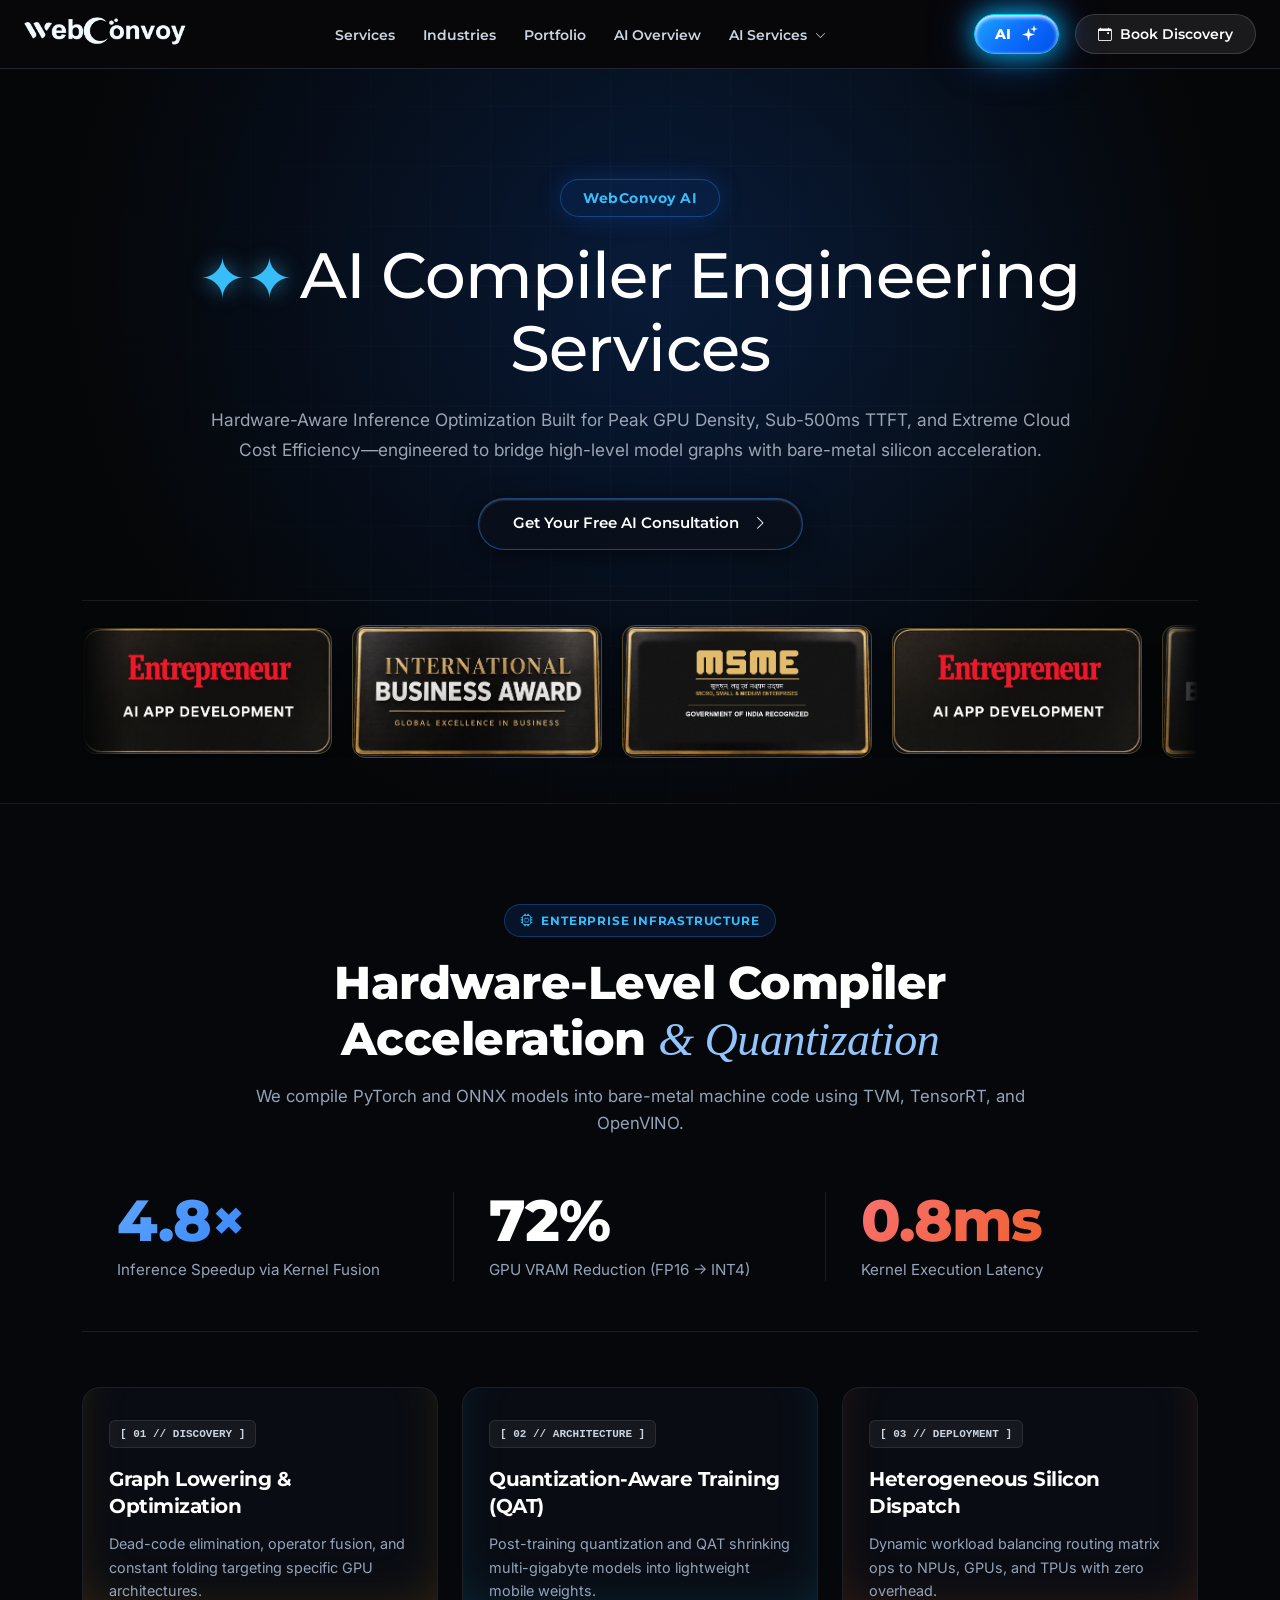
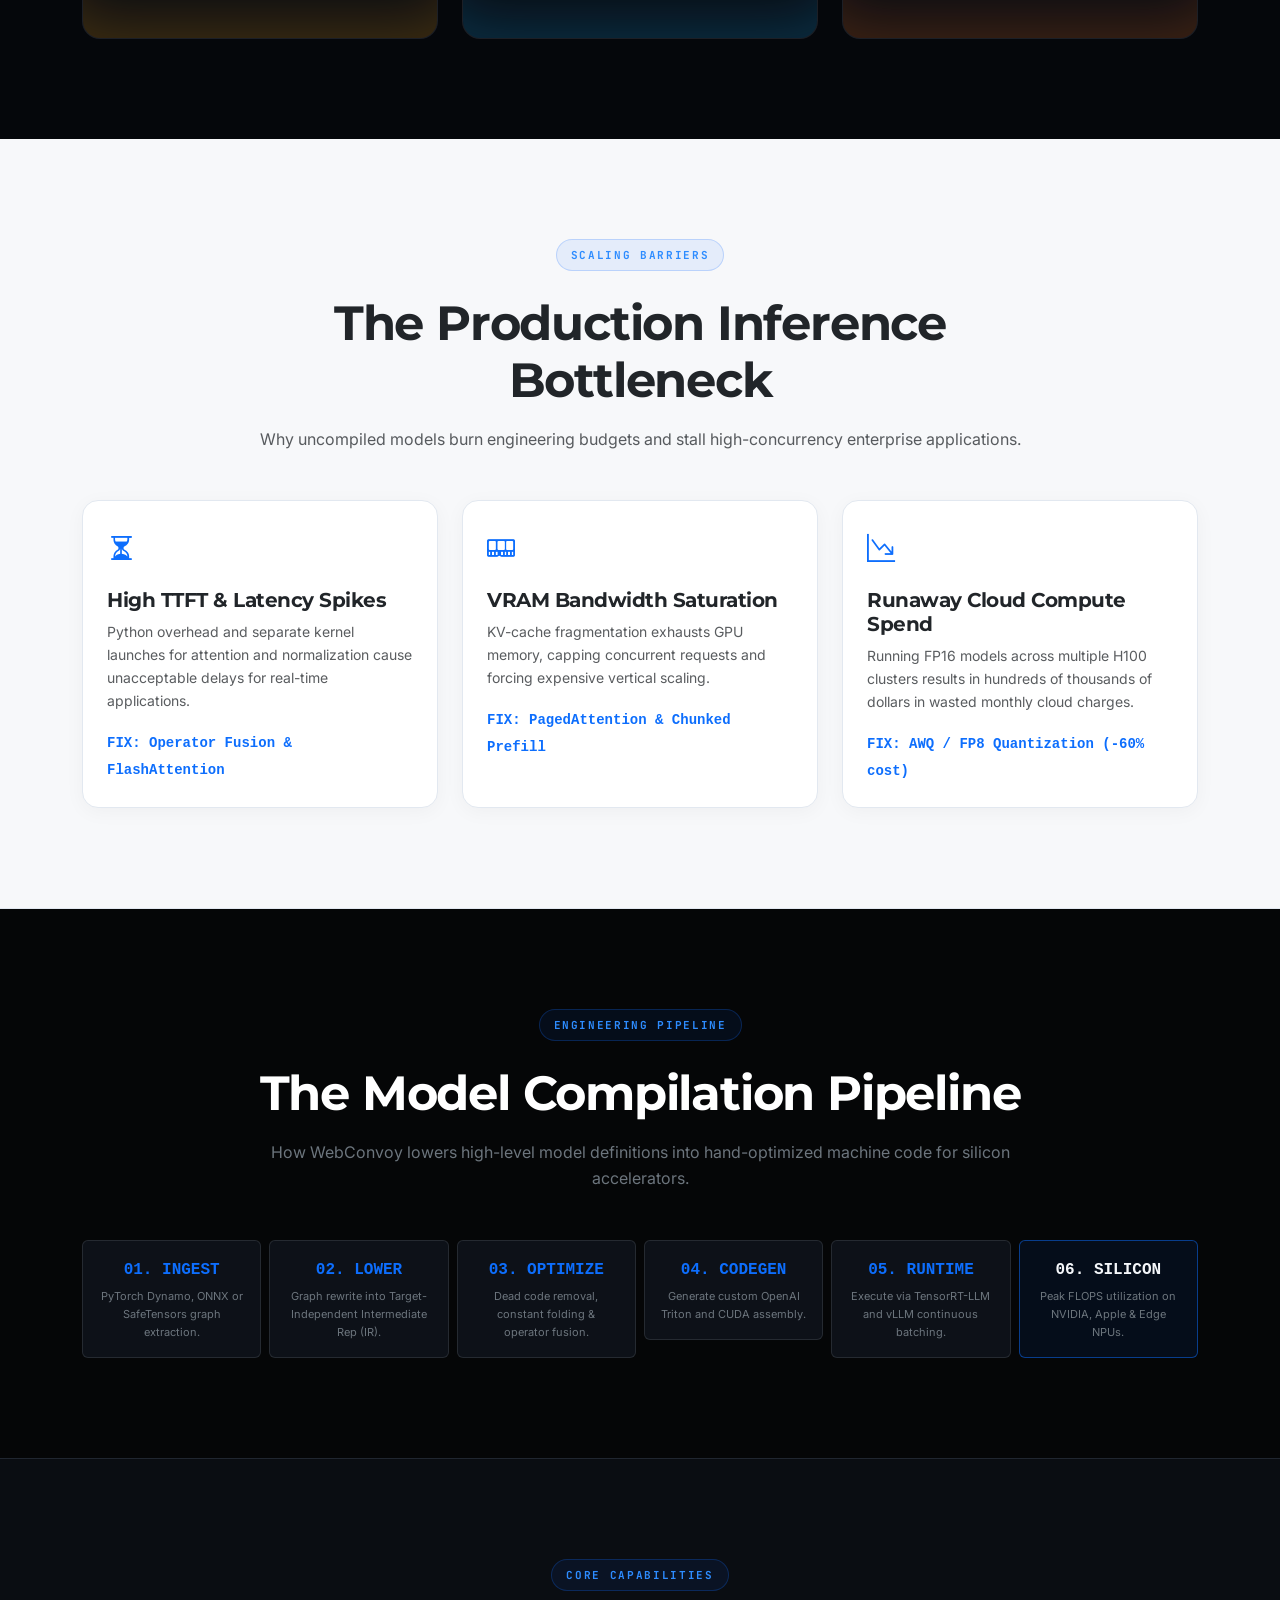
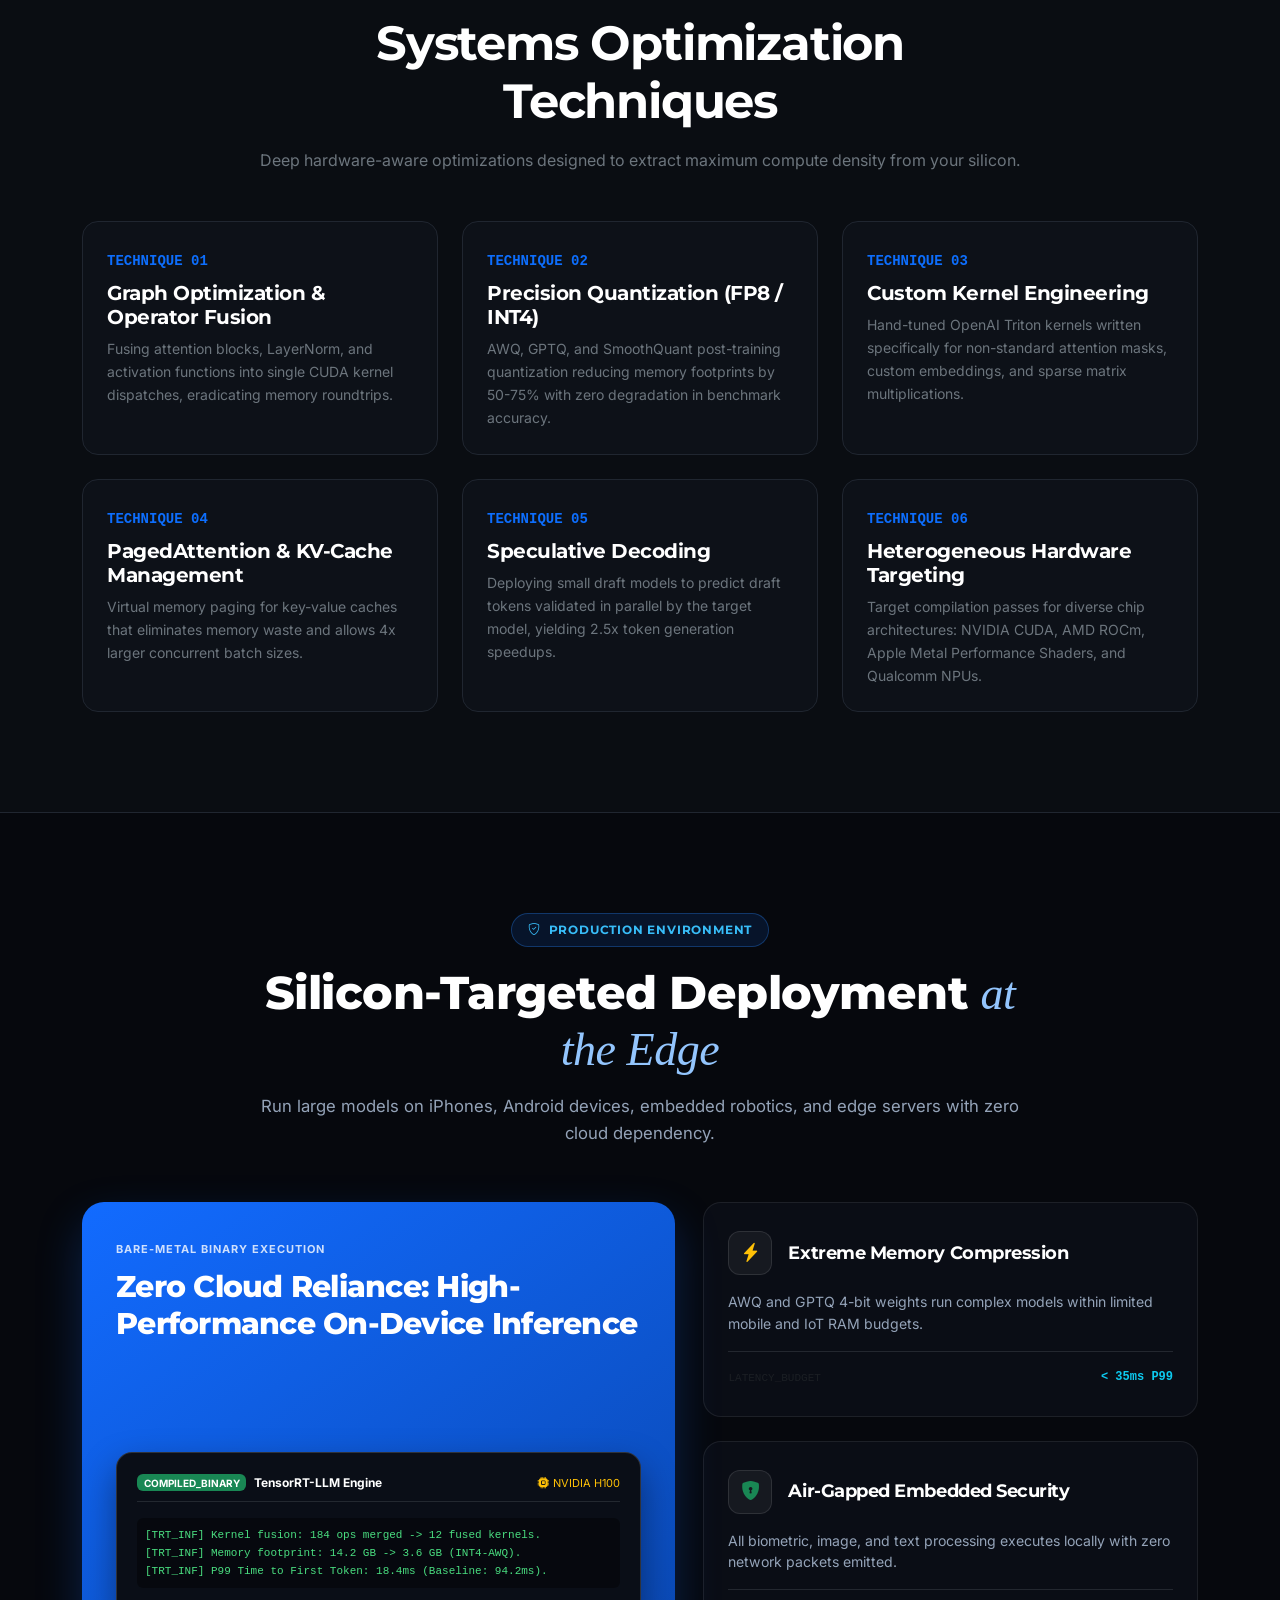
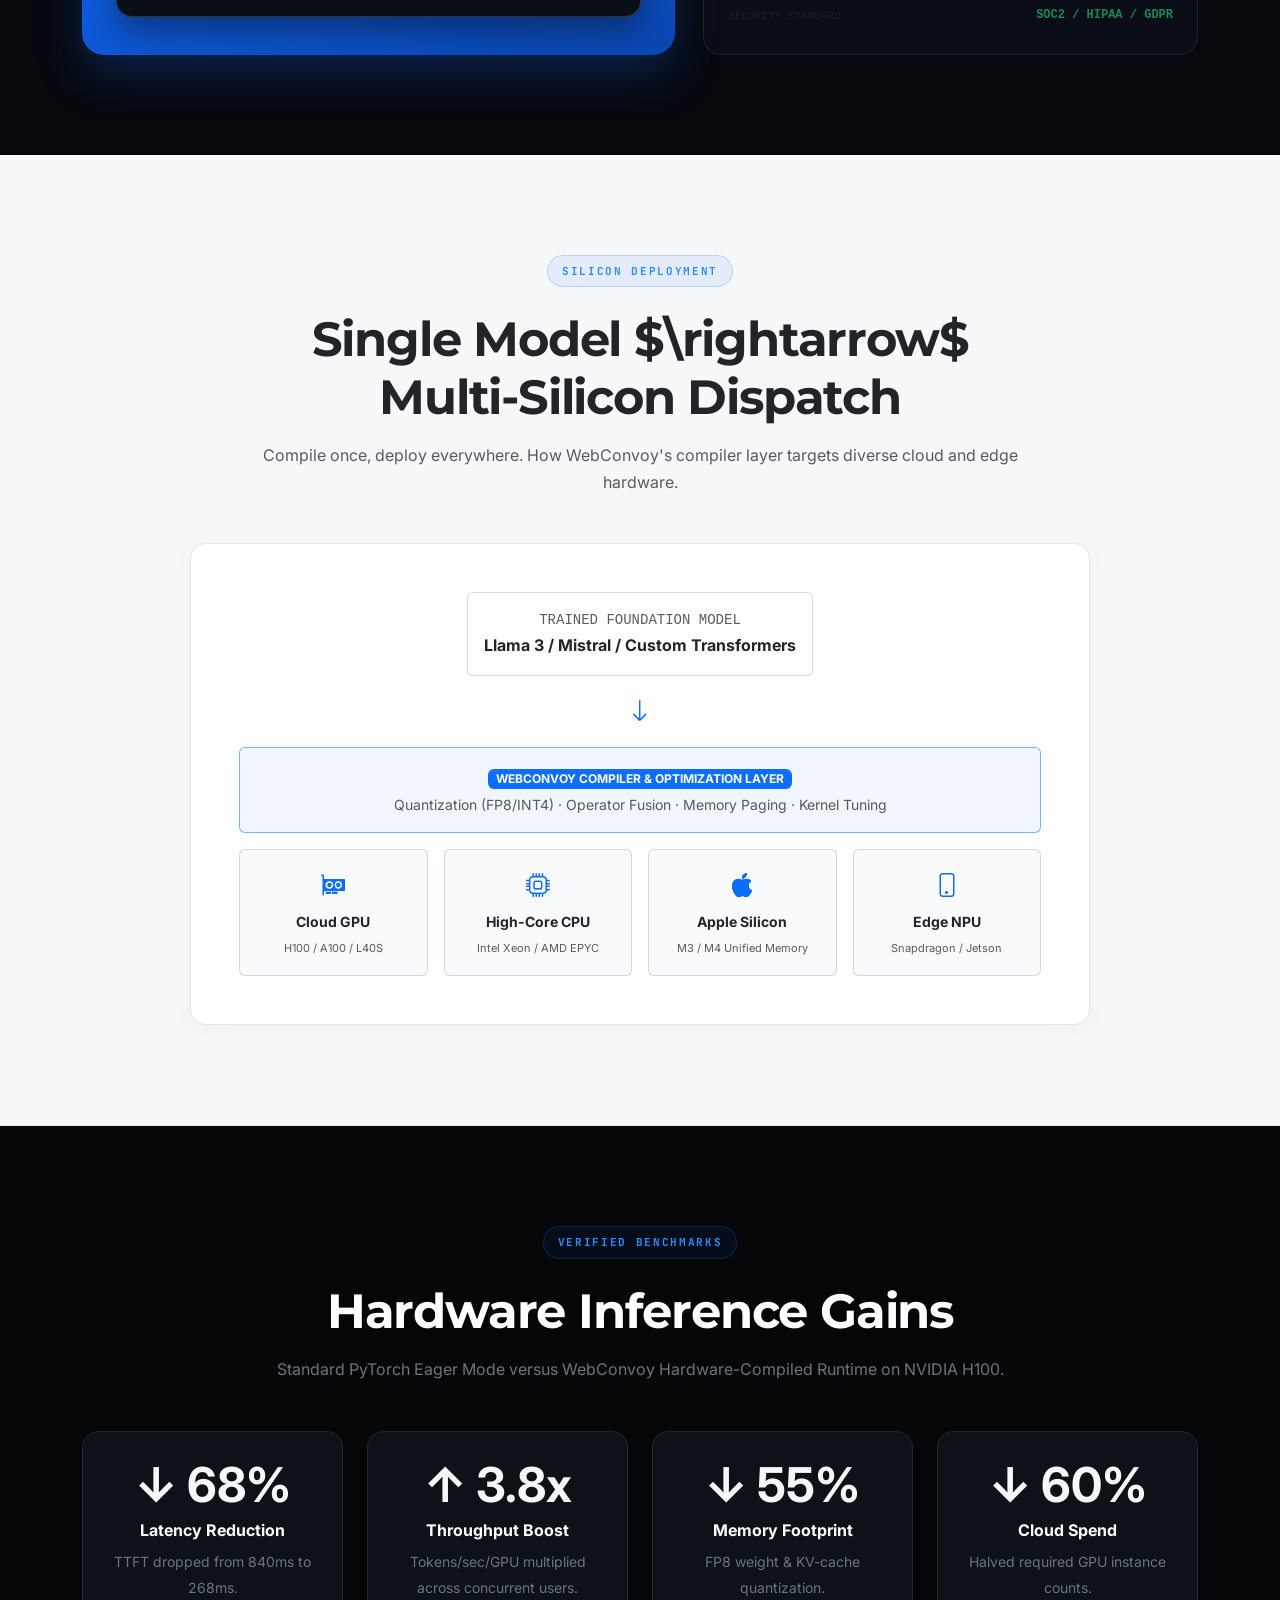
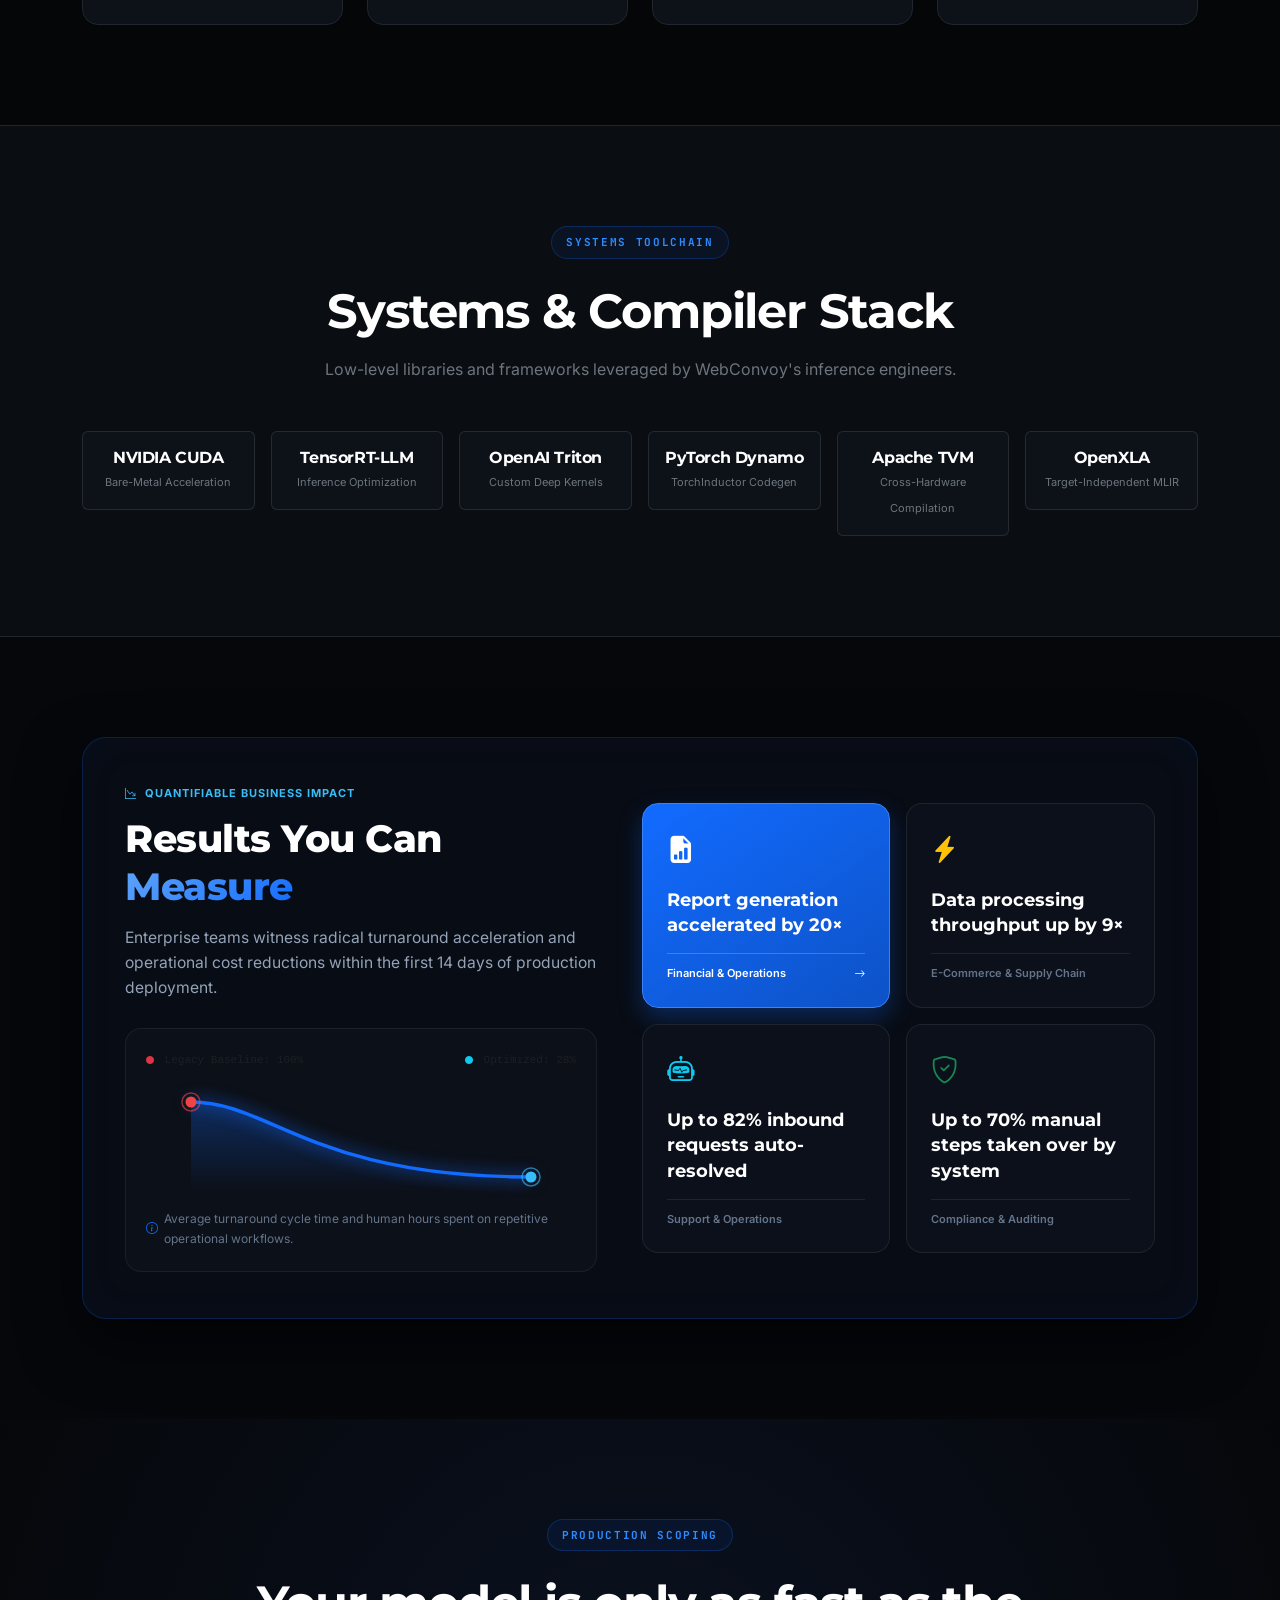
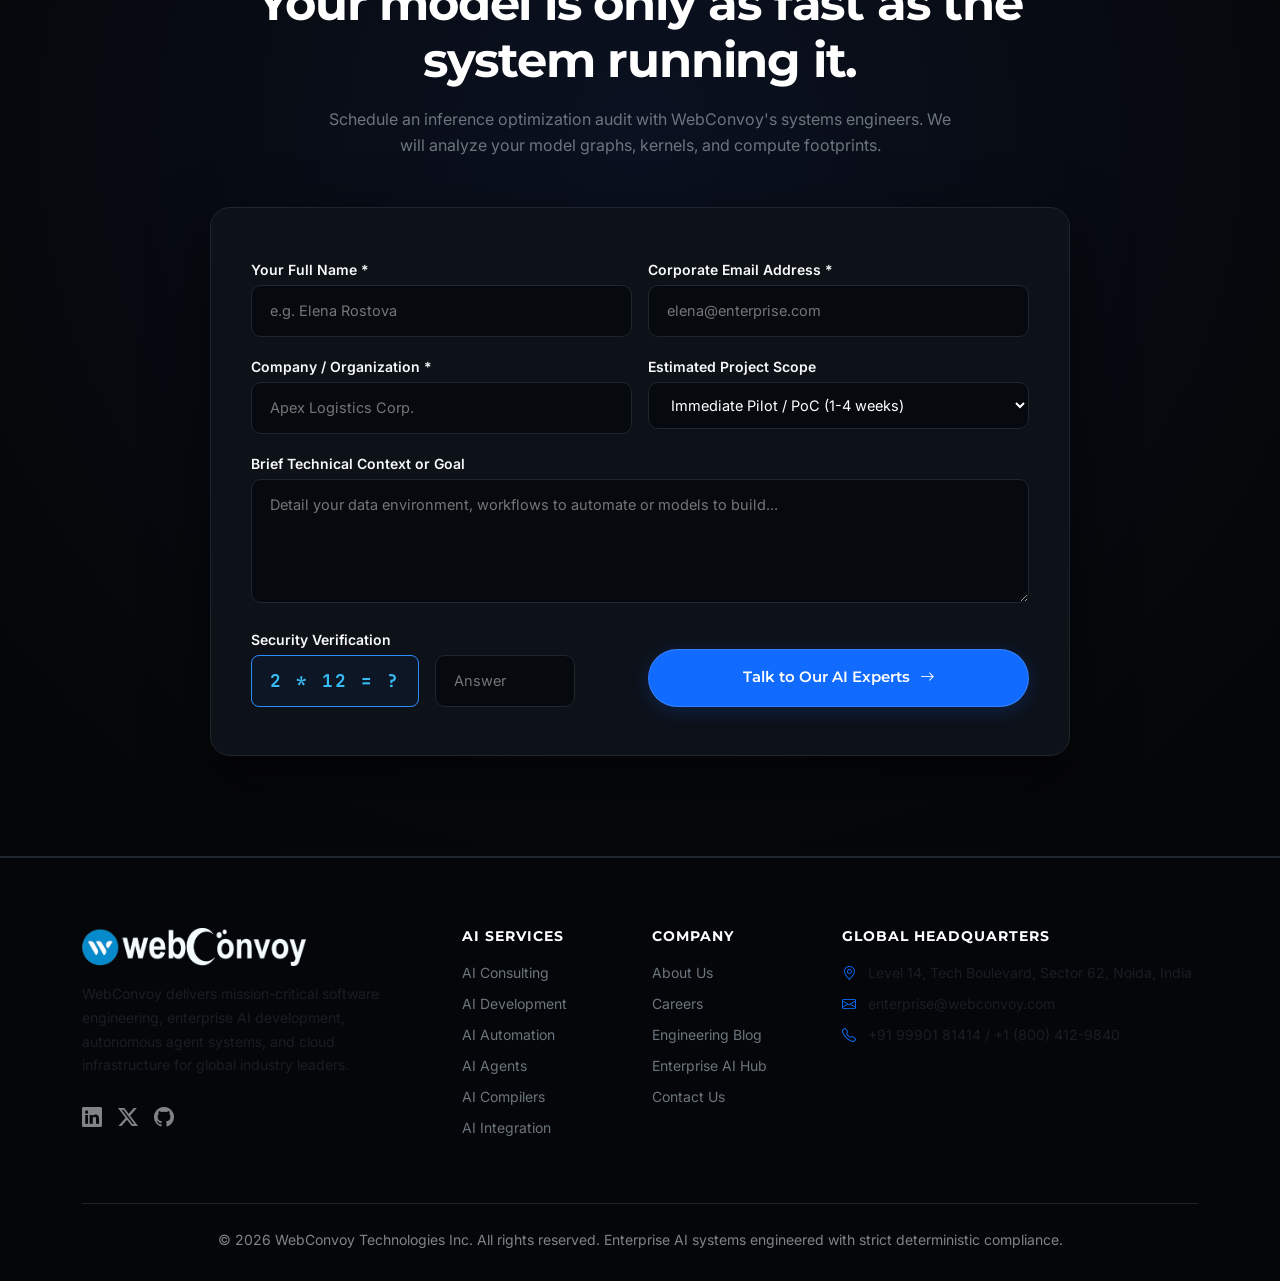
<file: ai-compiler.html>
<!DOCTYPE html>
<html lang="en">
<head>
    <link rel="icon" type="image/png" href="favicon.png">
    <link rel="shortcut icon" href="favicon.ico">
    <meta charset="UTF-8">
    <meta name="viewport" content="width=device-width, initial-scale=1.0">
    <title>AI Compiler Engineering & Inference Optimization | WebConvoy</title>
    <meta name="description" content="Accelerate AI model inference, reduce latency, and slash cloud GPU compute costs with custom CUDA/Triton kernels and TensorRT compiler engineering by WebConvoy.">
    <link rel="canonical" href="https://www.webconvoy.com/ai-compiler" />
    

    <!-- Fonts & Bootstrap Icons -->
    <link rel="preconnect" href="https://fonts.googleapis.com">
    <link rel="preconnect" href="https://fonts.gstatic.com" crossorigin>
    <link href="https://fonts.googleapis.com/css2?family=Inter:wght@300;400;500;600;700;800&family=Montserrat:wght@400;500;600;700;800;900&family=JetBrains+Mono:wght@400;500;600;700&display=swap" rel="stylesheet">
    <link href="https://cdn.jsdelivr.net/npm/bootstrap@5.3.0/dist/css/bootstrap.min.css" rel="stylesheet">
    <link href="https://cdn.jsdelivr.net/npm/bootstrap-icons@1.11.1/font/bootstrap-icons.css" rel="stylesheet">

    <style>

        :root {
            --bg-dark: #050607;
            --surface-dark: #0a0d12;
            --card-dark: #0d1118;
            --border-dark: #202630;
            --text-dark: #f5f7fa;
            --muted-dark: #9ba4b2;

            --bg-light: #f7f8fa;
            --surface-light: #ffffff;
            --card-light: #ffffff;
            --border-light: #e2e8f0;
            --text-light: #101318;
            --muted-light: #64748b;

            --primary-blue: #126bff;
            --electric-blue: #2d8cff;
            --glow-blue: rgba(18, 107, 255, 0.22);
            --font-head: 'Geist', 'Inter Tight', 'Montserrat', sans-serif;
            --font-body: 'Inter', sans-serif;
            --font-mono: 'JetBrains Mono', monospace;
        }

        * { box-sizing: border-box; margin: 0; padding: 0; }

        body {
            background-color: var(--bg-dark);
            color: var(--text-dark);
            font-family: var(--font-body);
            overflow-x: hidden;
            line-height: 1.65;
            -webkit-font-smoothing: antialiased;
        }

        h1, h2, h3, h4, h5, h6 {
            font-family: var(--font-head);
            font-weight: 700;
            letter-spacing: -0.025em;
        }

        .hover-white:hover { color: #ffffff !important; }

        /* NAVBAR STYLES */
        .main-navbar-sticky {
            background: rgba(8, 9, 12, 0.88) !important;
            backdrop-filter: blur(20px);
            -webkit-backdrop-filter: blur(20px);
            border-bottom: 1px solid var(--border-dark);
            position: sticky;
            top: 0;
            z-index: 1000;
            padding: 14px 0;
            transition: all 0.3s ease;
        }
        .navbar-content-container {
            display: flex;
            align-items: center;
            justify-content: space-between;
            max-width: 1380px;
            margin: 0 auto;
            padding: 0 24px;
        }
        .nav-links-center { display: flex; align-items: center; gap: 28px; }
        .nav-link-item {
            color: #cbd5e1 !important;
            font-family: var(--font-head);
            font-size: 14px;
            font-weight: 600;
            text-decoration: none;
            transition: color 0.25s ease;
            position: relative;
        }
        .nav-link-item:hover { color: #ffffff !important; }
        .nav-cta-right { display: flex; align-items: center; gap: 16px; }
        .btn-nav-ai {
            position: relative;
            display: inline-flex;
            align-items: center;
            gap: 8px;
            padding: 8px 20px;
            height: 40px;
            border-radius: 999px;
            background: linear-gradient(135deg, #1ea7fd 0%, #0d6efd 50%, #004fe8 100%);
            color: #ffffff !important;
            text-decoration: none;
            font-family: var(--font-head);
            font-size: 13.5px;
            font-weight: 800;
            letter-spacing: 0.6px;
            border: 1px solid rgba(255, 255, 255, 0.6);
            box-shadow: 0 0 20px rgba(13, 110, 253, 0.65), inset 0 1.5px 2px rgba(255, 255, 255, 0.8);
            cursor: pointer;
            overflow: hidden;
            transition: all 0.3s cubic-bezier(0.175, 0.885, 0.32, 1.275);
            animation: aiPillPulseGlow 3s infinite ease-in-out;
        }
        .btn-nav-ai.active {
            box-shadow: 0 0 26px rgba(0, 210, 255, 0.8), 0 0 45px rgba(20, 104, 251, 0.6), inset 0 2px 4px #ffffff;
            border-color: #00d2ff;
        }
        @keyframes aiPillPulseGlow {
            0%, 100% { box-shadow: 0 0 16px rgba(13, 110, 253, 0.6), inset 0 1.5px 2px rgba(255, 255, 255, 0.8); }
            50% { box-shadow: 0 0 28px rgba(0, 210, 255, 0.9), 0 0 48px rgba(13, 110, 253, 0.5), inset 0 2px 4px #ffffff; }
        }
        .ai-sparkles-wrap {
            position: relative;
            width: 18px;
            height: 18px;
            display: inline-flex;
            align-items: center;
            justify-content: center;
        }
        .ai-star-main { width: 13px; height: 13px; fill: #ffffff; animation: aiStarTwinkle 2s infinite ease-in-out; }
        .ai-star-sub { position: absolute; width: 8px; height: 8px; top: 0px; right: 0px; fill: #ffffff; animation: aiStarTwinkle 2s infinite ease-in-out 0.5s; }
        @keyframes aiStarTwinkle {
            0%, 100% { transform: scale(0.85); opacity: 0.8; }
            50% { transform: scale(1.25) rotate(90deg); opacity: 1; }
        }
        .btn-appinv-contact {
            padding: 9px 22px;
            height: 40px;
            border-radius: 999px;
            background: rgba(255, 255, 255, 0.08);
            border: 1px solid rgba(255, 255, 255, 0.15);
            color: #ffffff !important;
            font-family: var(--font-head);
            font-size: 13.5px;
            font-weight: 600;
            text-decoration: none;
            display: inline-flex;
            align-items: center;
            gap: 8px;
            transition: all 0.25s ease;
        }
        .btn-appinv-contact:hover { background: #ffffff; color: #000000 !important; transform: translateY(-2px); }
                .nav-item-wrap { position: relative; }

        /* ==========================================================================
           HORIZONTAL AI SERVICES DROPDOWN (PREMIUM GLASS DOCK)
           ========================================================================== */
        .dropdown-ai-horizontal-panel {
            position: absolute !important;
            top: calc(100% + 14px) !important;
            left: 50% !important;
            transform: translateX(-50%) translateY(12px) !important;
            width: max-content !important;
            min-width: 820px !important;
            max-width: 95vw !important;
            background: rgba(6, 11, 24, 0.96) !important;
            backdrop-filter: blur(28px) !important;
            -webkit-backdrop-filter: blur(28px) !important;
            border: 1px solid rgba(56, 189, 248, 0.28) !important;
            border-radius: 20px !important;
            padding: 16px 20px !important;
            box-shadow: 0 24px 60px rgba(0, 0, 0, 0.85), 0 0 40px rgba(0, 102, 255, 0.25) !important;
            z-index: 1050 !important;
            opacity: 0 !important;
            visibility: hidden !important;
            pointer-events: none !important;
            transition: all 0.28s cubic-bezier(0.16, 1, 0.3, 1) !important;
        }

        .dropdown-ai-horizontal-panel::before {
            content: '';
            position: absolute;
            top: -20px;
            left: 0;
            width: 100%;
            height: 22px;
        }

        .nav-item-wrap:hover .dropdown-ai-horizontal-panel {
            transform: translateX(-50%) translateY(0) !important;
            opacity: 1 !important;
            visibility: visible !important;
            pointer-events: auto !important;
        }

        .ai-dropdown-horizontal-grid {
            display: flex !important;
            flex-direction: row !important;
            align-items: stretch !important;
            justify-content: space-between !important;
            gap: 12px !important;
        }

        .ai-nav-card {
            flex: 1 1 0 !important;
            min-width: 125px !important;
            max-width: 155px !important;
            display: flex !important;
            flex-direction: column !important;
            align-items: flex-start !important;
            gap: 10px !important;
            padding: 14px 14px 16px !important;
            background: rgba(255, 255, 255, 0.03) !important;
            border: 1px solid rgba(255, 255, 255, 0.07) !important;
            border-radius: 14px !important;
            text-decoration: none !important;
            transition: all 0.28s cubic-bezier(0.16, 1, 0.3, 1) !important;
        }

        .ai-nav-card:hover {
            background: rgba(0, 102, 255, 0.16) !important;
            border-color: rgba(56, 189, 248, 0.45) !important;
            transform: translateY(-3px) !important;
            box-shadow: 0 10px 25px rgba(0, 0, 0, 0.4), 0 0 20px rgba(0, 102, 255, 0.25) !important;
        }

        .ai-nav-card-icon {
            width: 38px !important;
            height: 38px !important;
            border-radius: 10px !important;
            display: flex !important;
            align-items: center !important;
            justify-content: center !important;
            font-size: 17px !important;
            transition: all 0.25s ease !important;
        }

        .ai-nav-card:hover .ai-nav-card-icon {
            transform: scale(1.1) !important;
        }

        .ai-nav-card-title {
            color: #ffffff !important;
            font-family: var(--font-head, 'Montserrat', sans-serif) !important;
            font-size: 13.5px !important;
            font-weight: 700 !important;
            line-height: 1.25 !important;
            margin: 0 !important;
        }

        .ai-nav-card-desc {
            color: #94a3b8 !important;
            font-size: 11px !important;
            line-height: 1.35 !important;
            margin: 0 !important;
            font-weight: 400 !important;
        }

        .ai-nav-card:hover .ai-nav-card-title {
            color: #38bdf8 !important;
        }

        @media (max-width: 1024px) {
            .dropdown-ai-horizontal-panel {
                min-width: 90vw !important;
            }
        }

        /* COMPONENTS & BUTTONS */
        .service-badge {
            display: inline-flex;
            align-items: center;
            gap: 8px;
            font-family: var(--font-mono);
            font-size: 11px;
            font-weight: 700;
            letter-spacing: 0.15em;
            color: var(--electric-blue);
            background: rgba(18, 107, 255, 0.08);
            border: 1px solid rgba(18, 107, 255, 0.25);
            padding: 6px 14px;
            border-radius: 999px;
            margin-bottom: 24px;
            text-transform: uppercase;
        }
        .btn-primary-wc {
            background: var(--primary-blue);
            color: #ffffff;
            font-family: var(--font-head);
            font-weight: 600;
            font-size: 14.5px;
            padding: 14px 28px;
            border-radius: 999px;
            text-decoration: none;
            display: inline-flex;
            align-items: center;
            gap: 10px;
            border: 1px solid rgba(255, 255, 255, 0.15);
            box-shadow: 0 4px 20px var(--glow-blue);
            transition: all 0.25s ease;
        }
        .btn-primary-wc:hover {
            background: var(--electric-blue);
            color: #ffffff;
            transform: translateY(-2px);
            box-shadow: 0 8px 30px rgba(18, 107, 255, 0.4);
        }
        .btn-secondary-wc {
            background: rgba(255, 255, 255, 0.05);
            color: #ffffff;
            font-family: var(--font-head);
            font-weight: 600;
            font-size: 14.5px;
            padding: 14px 28px;
            border-radius: 999px;
            text-decoration: none;
            display: inline-flex;
            align-items: center;
            gap: 10px;
            border: 1px solid var(--border-dark);
            transition: all 0.25s ease;
        }
        .btn-secondary-wc:hover {
            background: rgba(255, 255, 255, 0.1);
            color: #ffffff;
            border-color: rgba(255, 255, 255, 0.3);
            transform: translateY(-2px);
        }

        .section-dark {
            background: var(--bg-dark);
            color: var(--text-dark);
            padding: 100px 0;
            border-bottom: 1px solid var(--border-dark);
        }
        .section-dark-elevated {
            background: var(--surface-dark);
            color: var(--text-dark);
            padding: 100px 0;
            border-bottom: 1px solid var(--border-dark);
        }
        .section-white {
            background: var(--bg-light);
            color: var(--text-light);
            padding: 100px 0;
            border-bottom: 1px solid var(--border-light);
        }

        .wc-card-dark {
            background: var(--card-dark);
            border: 1px solid var(--border-dark);
            border-radius: 16px;
            padding: 32px;
            transition: all 0.3s ease;
            position: relative;
        }
        .wc-card-dark:hover {
            border-color: rgba(18, 107, 255, 0.45);
            transform: translateY(-4px);
            box-shadow: 0 16px 36px rgba(0, 0, 0, 0.5);
        }
        .wc-card-white {
            background: var(--card-light);
            border: 1px solid var(--border-light);
            border-radius: 16px;
            padding: 32px;
            box-shadow: 0 4px 20px rgba(0, 0, 0, 0.04);
            transition: all 0.3s ease;
            position: relative;
        }
        .wc-card-white:hover {
            border-color: rgba(18, 107, 255, 0.45);
            transform: translateY(-4px);
            box-shadow: 0 16px 36px rgba(0, 0, 0, 0.08);
        }

        .scoping-form-wrapper {
            max-width: 860px;
            margin: 0 auto;
            background: var(--card-dark);
            border: 1px solid var(--border-dark);
            border-radius: 20px;
            padding: 48px 40px;
            box-shadow: 0 20px 60px rgba(0, 0, 0, 0.6);
        }
        .form-control-wc {
            width: 100%;
            background: #06090e;
            border: 1px solid var(--border-dark);
            border-radius: 10px;
            padding: 13px 18px;
            color: #ffffff;
            font-family: var(--font-body);
            font-size: 14.5px;
            outline: none;
            transition: border-color 0.2s ease;
        }
        .form-control-wc:focus {
            border-color: var(--electric-blue);
            box-shadow: 0 0 0 3px rgba(18, 107, 255, 0.2);
        }

        /* Responsive Layouts */
        @media (max-width: 991px) {
            .hero-split-grid { grid-template-columns: 1fr !important; }
            .nav-links-center { display: none !important; }
            .section-dark, .section-dark-elevated, .section-white { padding: 70px 0; }
        }


    
        
        /* -------------------------------------------------------------
           INSPIRATION HERO STYLES (MATCHES USER SCREENSHOT REFERENCE)
           ------------------------------------------------------------- */
        .app-hero-section {
            position: relative;
            background: #050607;
            padding: 110px 0 45px 0;
            overflow: hidden;
            text-align: center;
            border-bottom: 1px solid rgba(255, 255, 255, 0.08);
        }

        .hero-bg-overlay {
            position: absolute;
            top: 0;
            left: 0;
            width: 100%;
            height: 100%;
            background: 
                radial-gradient(circle at 50% 28%, rgba(18, 107, 255, 0.18) 0%, rgba(5, 6, 7, 0.96) 70%),
                radial-gradient(circle at 80% 40%, rgba(45, 140, 255, 0.08) 0%, transparent 50%),
                linear-gradient(to bottom, transparent 0%, #050607 100%);
            pointer-events: none;
            z-index: 1;
        }

        .hero-bg-overlay::after {
            content: '';
            position: absolute;
            inset: 0;
            background-image: 
                linear-gradient(rgba(255, 255, 255, 0.035) 1px, transparent 1px),
                linear-gradient(90deg, rgba(255, 255, 255, 0.035) 1px, transparent 1px);
            background-size: 60px 60px;
            background-position: center;
            opacity: 0.55;
            mask-image: radial-gradient(circle at 50% 40%, black 25%, transparent 80%);
            -webkit-mask-image: radial-gradient(circle at 50% 40%, black 25%, transparent 80%);
        }

        .app-brand-pill {
            position: relative;
            z-index: 2;
            display: inline-flex;
            align-items: center;
            gap: 8px;
            padding: 7px 22px;
            border-radius: 999px;
            background: rgba(18, 107, 255, 0.09);
            border: 1px solid rgba(45, 140, 255, 0.35);
            color: #38bdf8;
            font-family: var(--font-head);
            font-size: 13.5px;
            font-weight: 700;
            letter-spacing: 0.5px;
            margin-bottom: 22px;
            box-shadow: 0 0 24px rgba(18, 107, 255, 0.22);
        }

        .app-hero-title {
            position: relative;
            z-index: 2;
            font-family: var(--font-head);
            font-size: clamp(2.3rem, 5vw, 4.2rem);
            font-weight: 500;
            color: #ffffff;
            line-height: 1.14;
            letter-spacing: -0.015em;
            margin-bottom: 20px;
            max-width: 980px;
            margin-left: auto;
            margin-right: auto;
        }

        .sparkle-icon {
            color: #38bdf8;
            margin-right: 8px;
            display: inline-block;
            font-size: 0.88em;
            filter: drop-shadow(0 0 10px rgba(56, 189, 248, 0.6));
        }

        .app-hero-subtitle {
            position: relative;
            z-index: 2;
            font-size: clamp(1.02rem, 1.35vw, 1.2rem);
            color: #9ba4b2;
            max-width: 860px;
            margin: 0 auto 34px auto;
            line-height: 1.7;
            font-weight: 400;
        }

        .app-hero-cta-btn {
            position: relative;
            z-index: 2;
            display: inline-flex;
            align-items: center;
            gap: 10px;
            padding: 13px 34px;
            border-radius: 999px;
            background: rgba(10, 16, 26, 0.85);
            border: 1px solid rgba(45, 140, 255, 0.45);
            color: #ffffff !important;
            text-decoration: none;
            font-family: var(--font-head);
            font-size: 14.5px;
            font-weight: 600;
            box-shadow: 0 4px 24px rgba(0, 0, 0, 0.5), inset 0 1px 2px rgba(255, 255, 255, 0.25);
            transition: all 0.25s ease;
        }

        .app-hero-cta-btn:hover {
            border-color: #2d8cff;
            background: rgba(18, 107, 255, 0.25);
            box-shadow: 0 0 30px rgba(18, 107, 255, 0.5), inset 0 1px 3px rgba(255, 255, 255, 0.4);
            transform: translateY(-2px);
            color: #ffffff !important;
        }

        /* Docked "Trusted by" Strip at base of Hero */
        .hero-trusted-dock {
            position: relative;
            z-index: 2;
            margin-top: 55px;
            padding-top: 24px;
            border-top: 1px solid rgba(255, 255, 255, 0.08);
            display: flex;
            align-items: center;
            justify-content: flex-start;
            gap: 28px;
            overflow-x: auto;
            scrollbar-width: none;
        }
        .hero-trusted-dock::-webkit-scrollbar { display: none; }

        .trusted-by-badge {
            background: rgba(18, 107, 255, 0.16);
            border: 1px solid rgba(45, 140, 255, 0.35);
            color: #38bdf8;
            font-family: var(--font-head);
            font-size: 13px;
            font-weight: 700;
            padding: 6px 18px;
            border-radius: 6px;
            white-space: nowrap;
            letter-spacing: 0.3px;
        }

        .trusted-logos-flex {
            display: flex;
            align-items: center;
            gap: 40px;
            flex-wrap: nowrap;
        }

        .trusted-logo-item {
            display: inline-flex;
            align-items: center;
            opacity: 0.65;
            transition: all 0.25s ease;
            white-space: nowrap;
        }

        .trusted-logo-item:hover {
            opacity: 1;
            transform: scale(1.05);
        }

        .trusted-logo-unit {
            max-height: 24px;
            max-width: 110px;
            object-fit: contain;
            filter: grayscale(1) brightness(1.7) contrast(1.1);
            transition: filter 0.25s ease;
        }

        .trusted-logo-item:hover .trusted-logo-unit {
            filter: grayscale(0) brightness(1);
        }

        .trusted-logo-text {
            font-family: var(--font-head);
            font-size: 12.5px;
            color: #cbd5e1;
            font-weight: 600;
            letter-spacing: 0.5px;
        }

    */
        .hero-trusted-dock {
            position: relative;
            z-index: 2;
            margin-top: 60px;
            padding-top: 26px;
            border-top: 1px solid rgba(255, 255, 255, 0.08);
            display: flex;
            align-items: center;
            justify-content: flex-start;
            gap: 28px;
            overflow-x: auto;
            scrollbar-width: none;
        }
        .hero-trusted-dock::-webkit-scrollbar { display: none; }

        .trusted-by-badge {
            background: rgba(18, 107, 255, 0.16);
            border: 1px solid rgba(45, 140, 255, 0.35);
            color: #38bdf8;
            font-family: var(--font-head);
            font-size: 13px;
            font-weight: 700;
            padding: 6px 18px;
            border-radius: 6px;
            white-space: nowrap;
            letter-spacing: 0.3px;
        }

        .trusted-logos-flex {
            display: flex;
            align-items: center;
            gap: 40px;
            flex-wrap: nowrap;
        }

        .trusted-logo-item {
            display: inline-flex;
            align-items: center;
            opacity: 0.65;
            transition: all 0.25s ease;
            white-space: nowrap;
        }

        .trusted-logo-item:hover {
            opacity: 1;
            transform: scale(1.05);
        }

        .trusted-logo-unit {
            max-height: 24px;
            max-width: 110px;
            object-fit: contain;
            filter: grayscale(1) brightness(1.7) contrast(1.1);
            transition: filter 0.25s ease;
        }

        .trusted-logo-item:hover .trusted-logo-unit {
            filter: grayscale(0) brightness(1);
        }

        .trusted-logo-text {
            font-family: var(--font-head);
            font-size: 12.5px;
            color: #cbd5e1;
            font-weight: 600;
            letter-spacing: 0.5px;
        }

    
        /* -------------------------------------------------------------
           HORIZONTAL ALWAYS-MOVING AWARDS SLIDER (BELOW HERO)
           ------------------------------------------------------------- */
        .hero-awards-horizontal-dock {
            position: relative;
            z-index: 2;
            margin-top: 50px;
            padding-top: 24px;
            border-top: 1px solid rgba(255, 255, 255, 0.08);
            display: flex;
            align-items: center;
            width: 100%;
            overflow: hidden;
        }

        

        .hero-awards-horizontal-wrapper {
            position: relative;
            flex: 1;
            overflow: hidden;
            mask-image: linear-gradient(90deg, transparent 0%, rgba(0, 0, 0, 1) 4%, rgba(0, 0, 0, 1) 96%, transparent 100%);
            -webkit-mask-image: linear-gradient(90deg, transparent 0%, rgba(0, 0, 0, 1) 4%, rgba(0, 0, 0, 1) 96%, transparent 100%);
        }

        .hero-awards-horizontal-track {
            display: flex;
            align-items: center;
            gap: 20px;
            width: max-content;
            animation: awardsHorizontalScroll 24s linear infinite;
            will-change: transform;
        }

        .hero-awards-horizontal-track:hover {
            animation-play-state: paused;
        }

        @keyframes awardsHorizontalScroll {
            0% {
                transform: translateX(0);
            }
            100% {
                transform: translateX(-50%);
            }
        }

        .hero-award-h-card {
            position: relative;
            flex-shrink: 0;
            width: 250px;
            background: #0d121c;
            border-radius: 14px;
            overflow: hidden;
            box-shadow: 0 8px 24px rgba(0, 0, 0, 0.6);
            border: 1px solid rgba(212, 175, 55, 0.35);
            transition: all 0.3s ease;
            cursor: pointer;
        }

        .hero-award-h-card:hover {
            transform: translateY(-4px);
            border-color: rgba(255, 215, 0, 0.85);
            box-shadow: 0 12px 30px rgba(212, 175, 55, 0.35);
            filter: brightness(1.08);
        }

        .hero-award-h-card img {
            width: 100%;
            height: auto;
            display: block;
            object-fit: cover;
            border-radius: 13px;
        }

        @media (max-width: 991px) {
            .hero-awards-horizontal-dock {
                flex-direction: column;
                align-items: center;
                gap: 16px;
            }
            .hero-award-h-card {
                width: 210px;
            }
        }

    
        /* ==========================================================================
           FULLSCREEN MOBILE MENU OVERLAY & MOBILE RESPONSIVE REFINEMENTS
           ========================================================================== */
        .mobile-menu-overlay {
            position: fixed !important;
            top: 0 !important;
            left: 0 !important;
            width: 100vw !important;
            height: 100vh !important;
            height: 100dvh !important;
            background: rgba(4, 7, 14, 0.98) !important;
            backdrop-filter: blur(25px) !important;
            -webkit-backdrop-filter: blur(25px) !important;
            z-index: 999999 !important;
            display: flex !important;
            flex-direction: column !important;
            opacity: 0 !important;
            visibility: hidden !important;
            pointer-events: none !important;
            transform: translateX(100%) !important;
            transition: all 0.35s cubic-bezier(0.16, 1, 0.3, 1) !important;
            overflow-y: auto !important;
            -webkit-overflow-scrolling: touch !important;
        }

        .mobile-menu-overlay.show {
            opacity: 1 !important;
            visibility: visible !important;
            pointer-events: auto !important;
            transform: translateX(0) !important;
        }

        .mobile-menu-overlay .menu-header {
            display: flex !important;
            align-items: center !important;
            justify-content: space-between !important;
            padding: 16px 20px !important;
            border-bottom: 1px solid rgba(255, 255, 255, 0.1) !important;
            flex-shrink: 0 !important;
            background: rgba(8, 12, 22, 0.92) !important;
        }

        .mobile-menu-overlay .menu-close {
            width: 42px !important;
            height: 42px !important;
            border-radius: 50% !important;
            background: rgba(255, 255, 255, 0.08) !important;
            border: 1px solid rgba(255, 255, 255, 0.15) !important;
            color: #ffffff !important;
            display: flex !important;
            align-items: center !important;
            justify-content: center !important;
            cursor: pointer !important;
            padding: 0 !important;
            transition: all 0.2s ease !important;
        }

        .mobile-menu-overlay .menu-close:hover {
            background: rgba(255, 255, 255, 0.2) !important;
            transform: scale(1.08) !important;
        }

        .mobile-menu-overlay ul {
            list-style: none !important;
            padding: 20px 20px 10px !important;
            margin: 0 !important;
            display: flex !important;
            flex-direction: column !important;
            gap: 8px !important;
        }

        .mobile-menu-overlay ul li a.nav-link {
            display: flex !important;
            align-items: center !important;
            justify-content: space-between !important;
            padding: 13px 16px !important;
            border-radius: 12px !important;
            color: #f1f5f9 !important;
            font-family: var(--font-head) !important;
            font-size: 15.5px !important;
            font-weight: 600 !important;
            text-decoration: none !important;
            background: rgba(255, 255, 255, 0.04) !important;
            border: 1px solid rgba(255, 255, 255, 0.07) !important;
            transition: all 0.2s ease !important;
        }

        .mobile-menu-overlay ul li a.nav-link:hover,
        .mobile-menu-overlay ul li a.nav-link:active {
            background: rgba(0, 102, 255, 0.18) !important;
            border-color: rgba(56, 189, 248, 0.35) !important;
            color: #38bdf8 !important;
        }

        .mobile-menu-overlay .btn-hire {
            margin: 14px 20px 32px !important;
            padding: 14px 22px !important;
            background: linear-gradient(135deg, #0066ff, #00d2ff) !important;
            color: #ffffff !important;
            font-family: var(--font-head) !important;
            font-size: 15px !important;
            font-weight: 700 !important;
            border-radius: 999px !important;
            text-align: center !important;
            text-decoration: none !important;
            display: block !important;
            box-shadow: 0 4px 20px rgba(0, 102, 255, 0.4) !important;
        }

        /* Mobile Navbar & Global Overflow Prevention */
        @media (max-width: 991px) {
            .nav-links-center { display: none !important; }
            .nav-cta-right .btn-appinv-contact { display: none !important; }
        }

        @media (max-width: 768px) {
            html, body { overflow-x: hidden !important; width: 100% !important; max-width: 100vw !important; }
            .hero-awards-horizontal-dock { flex-direction: column !important; align-items: center !important; gap: 16px !important; }
            .hero-award-h-card { width: 100% !important; max-width: 280px !important; }
        }

        @media (max-width: 480px) {
            .nav-cta-right .btn-nav-ai {
                padding: 6px 14px !important;
                display: inline-flex !important;
            }
            .nav-cta-right .btn-nav-ai span.ai-badge-text {
                display: inline-block !important;
            }
        }

    
        /* ==========================================================================
           UNIFIED BULLETPROOF MOBILE NAVBAR RESPONSIVENESS
           ========================================================================== */
        @media (max-width: 991px) {
            .nav-links-center {
                display: none !important;
            }
            .nav-cta-right .btn-appinv-contact {
                display: none !important;
            }
            .nav-cta-right {
                display: flex !important;
                align-items: center !important;
                gap: 10px !important;
            }
        }

        @media (max-width: 576px) {
            html, body {
                overflow-x: hidden !important;
                width: 100% !important;
                max-width: 100vw !important;
            }
            .main-navbar-sticky {
                padding: 10px 0 !important;
            }
            .navbar-content-container {
                padding: 0 16px !important;
            }
            .navbar-brand img, 
            .navbar-content-container a img,
            .navbar-content-container img {
                height: 32px !important;
                max-width: 130px !important;
                width: auto !important;
                object-fit: contain !important;
            }
            .btn-nav-ai {
                padding: 6px 12px !important;
                height: 34px !important;
                font-size: 12px !important;
                gap: 6px !important;
            }
            .btn-nav-ai span.ai-badge-text {
                font-size: 12px !important;
            }
            .nav-cta-right {
                display: flex !important;
                align-items: center !important;
                gap: 8px !important;
            }
            #menuToggle {
                padding: 4px !important;
                background: transparent !important;
                border: none !important;
                display: inline-flex !important;
                align-items: center !important;
                justify-content: center !important;
            }
            #menuToggle svg {
                width: 26px !important;
                height: 20px !important;
            }
        }

    
        /* ==========================================================================
           COLLAPSIBLE AI SERVICES ACCORDION IN MOBILE HAMBURGER MENU
           ========================================================================== */
        .mobile-menu-item-group {
            border-radius: 14px !important;
            background: rgba(14, 24, 48, 0.45) !important;
            border: 1px solid rgba(56, 189, 248, 0.22) !important;
            overflow: hidden !important;
            margin: 4px 0 8px !important;
            transition: all 0.25s ease !important;
        }

        .mobile-group-header {
            display: flex !important;
            align-items: center !important;
            justify-content: space-between !important;
            padding: 13px 16px !important;
            cursor: pointer !important;
            user-select: none !important;
            background: rgba(255, 255, 255, 0.03) !important;
        }

        .mobile-group-label {
            font-family: var(--font-head) !important;
            font-size: 15px !important;
            font-weight: 700 !important;
            color: #38bdf8 !important;
            display: flex !important;
            align-items: center !important;
            gap: 10px !important;
        }

        .mobile-group-arrow {
            color: #38bdf8 !important;
            font-size: 13px !important;
            transition: transform 0.25s ease !important;
        }

        .mobile-menu-item-group.open .mobile-group-arrow {
            transform: rotate(180deg) !important;
        }

        .mobile-submenu-panel {
            display: flex !important;
            flex-direction: column !important;
            gap: 6px !important;
            padding: 8px 10px 12px 10px !important;
            border-top: 1px solid rgba(56, 189, 248, 0.12) !important;
        }

        .mobile-menu-item-group:not(.open) .mobile-submenu-panel {
            display: none !important;
        }

        .mobile-sub-link {
            display: flex !important;
            align-items: center !important;
            gap: 12px !important;
            padding: 9px 12px !important;
            border-radius: 10px !important;
            color: #cbd5e1 !important;
            text-decoration: none !important;
            background: rgba(255, 255, 255, 0.02) !important;
            border: 1px solid rgba(255, 255, 255, 0.05) !important;
            transition: all 0.2s ease !important;
        }

        .mobile-sub-link:hover,
        .mobile-sub-link:active {
            background: rgba(0, 102, 255, 0.2) !important;
            border-color: rgba(56, 189, 248, 0.4) !important;
            color: #ffffff !important;
            transform: translateX(3px) !important;
        }

        .mobile-sub-link i {
            font-size: 18px !important;
            width: 26px !important;
            text-align: center !important;
            flex-shrink: 0 !important;
        }

        .mobile-sub-link div {
            display: flex !important;
            flex-direction: column !important;
            line-height: 1.25 !important;
        }

        .mobile-sub-link strong {
            font-family: var(--font-head) !important;
            font-size: 13.5px !important;
            color: #ffffff !important;
            font-weight: 600 !important;
        }

        .mobile-sub-link span {
            font-size: 11px !important;
            color: #94a3b8 !important;
            margin-top: 2px !important;
        }

        .mobile-sub-link.highlight-overview {
            background: rgba(18, 107, 255, 0.14) !important;
            border-color: rgba(56, 189, 248, 0.3) !important;
        }

        .mobile-sub-link.highlight-overview strong {
            color: #38bdf8 !important;
        }

    </style>
    <link rel="stylesheet" href="editorial-components.css">
</head>
<body>
    <!-- ORIGINAL NAVBAR (100% PRESERVED & UNTOUCHED) -->
    <nav class="main-navbar-sticky">
        <div class="navbar-content-container">
            <!-- Brand Logo -->
            <a href="index.html" class="navbar-brand">
                <img src="nav_logo_white.png" alt="WebConvoy AI Logo" style="height: 40px; width: auto; object-fit: contain;">
            </a>

            <!-- Central Navigation Links -->
            <div class="nav-links-center">
                <div class="nav-item-wrap">
                    <a href="index.html#services-orbit-section" class="nav-link-item">Services</a>
                </div>
                <div class="nav-item-wrap">
                    <a href="index.html#industries-showcase" class="nav-link-item">Industries</a>
                </div>
                <div class="nav-item-wrap">
                    <a href="portfolio.html" class="nav-link-item">Portfolio</a>
                </div>
                <div class="nav-item-wrap">
                    <a href="ai.html" class="nav-link-item">AI Overview</a>
                </div>
                                <!-- AI Services Horizontal Dropdown -->
                <div class="nav-item-wrap">
                    <a href="ai.html" class="nav-link-item">AI Services <i class="bi bi-chevron-down nav-caret ms-1" style="font-size: 11px;"></i></a>
                    <div class="dropdown-floating-panel dropdown-ai-horizontal-panel">
                        <div class="ai-dropdown-horizontal-grid">
                            <a href="ai-consulting.html" class="ai-nav-card">
                                <div class="ai-nav-card-icon" style="background: rgba(56, 189, 248, 0.15); color: #38bdf8;">
                                    <i class="bi bi-compass"></i>
                                </div>
                                <div class="ai-nav-card-title">AI Consulting</div>
                                <div class="ai-nav-card-desc">Roadmaps &amp; Strategy</div>
                            </a>
                            <a href="ai-development.html" class="ai-nav-card">
                                <div class="ai-nav-card-icon" style="background: rgba(99, 102, 241, 0.15); color: #818cf8;">
                                    <i class="bi bi-cpu"></i>
                                </div>
                                <div class="ai-nav-card-title">AI Development</div>
                                <div class="ai-nav-card-desc">LLMs &amp; RAG Systems</div>
                            </a>
                            <a href="ai-automation.html" class="ai-nav-card">
                                <div class="ai-nav-card-icon" style="background: rgba(16, 185, 129, 0.15); color: #34d399;">
                                    <i class="bi bi-gear-wide-connected"></i>
                                </div>
                                <div class="ai-nav-card-title">AI Automation</div>
                                <div class="ai-nav-card-desc">Cognitive Ops &amp; OCR</div>
                            </a>
                            <a href="ai-agents.html" class="ai-nav-card">
                                <div class="ai-nav-card-icon" style="background: rgba(236, 72, 153, 0.15); color: #f472b6;">
                                    <i class="bi bi-robot"></i>
                                </div>
                                <div class="ai-nav-card-title">AI Agents</div>
                                <div class="ai-nav-card-desc">Autonomous Workflows</div>
                            </a>
                            <a href="ai-compiler.html" class="ai-nav-card">
                                <div class="ai-nav-card-icon" style="background: rgba(245, 158, 11, 0.15); color: #fbbf24;">
                                    <i class="bi bi-lightning-charge"></i>
                                </div>
                                <div class="ai-nav-card-title">AI Compilers</div>
                                <div class="ai-nav-card-desc">Tensor Optimization</div>
                            </a>
                            <a href="ai-integration.html" class="ai-nav-card">
                                <div class="ai-nav-card-icon" style="background: rgba(168, 85, 247, 0.15); color: #c084fc;">
                                    <i class="bi bi-diagram-3"></i>
                                </div>
                                <div class="ai-nav-card-title">AI Integration</div>
                                <div class="ai-nav-card-desc">APIs &amp; Connectors</div>
                            </a>
                        </div>
                    </div>
                </div>
            </div>

            <!-- Right CTAs -->
            <div class="nav-cta-right">
                <!-- AI Active Pill Button -->
                <a href="ai.html" class="btn-nav-ai active" title="Dedicated Enterprise AI Solutions">
                    <span class="ai-badge-text">AI</span>
                    <span class="ai-sparkles-wrap">
                        <svg class="ai-star-main" viewBox="0 0 24 24">
                            <path d="M12 0L14.59 9.41L24 12L14.59 14.59L12 24L9.41 14.59L0 12L9.41 9.41L12 0Z" />
                        </svg>
                        <svg class="ai-star-sub" viewBox="0 0 24 24">
                            <path d="M12 0L14.59 9.41L24 12L14.59 14.59L12 24L9.41 14.59L0 12L9.41 9.41L12 0Z" />
                        </svg>
                    </span>
                </a>

                <a href="#scoping-consultation" class="btn-appinv-contact">
                    <i class="bi bi-calendar-event"></i> Book Discovery
                </a>

                <!-- Mobile Toggler -->
                <button class="navbar-toggler d-lg-none" type="button" id="menuToggle" style="border: none; background: transparent;">
                    <span class="custom-toggler-icon" style="color: #fff; font-size: 26px;">&#9776;</span>
                </button>
            </div>
        </div>
    </nav>

    <!-- Mobile Fullscreen Menu -->
    <div class="mobile-menu-overlay d-lg-none" id="mobileMenu">
        <!-- Top Navbar Section -->
        <div class="menu-header">
            <a class="navbar-brand" href="index.html">
                <img src="nav_logo_white.png" alt="Logo" style="height: 38px; width: auto; object-fit: contain;">
            </a>
            <button class="menu-close" id="closeMenu" aria-label="Close navigation menu">
                <svg width="22" height="22" viewBox="0 0 24 24" fill="none" stroke="#FFFFFF" stroke-width="2.5" stroke-linecap="round" stroke-linejoin="round">
                    <line x1="18" y1="6" x2="6" y2="18"></line>
                    <line x1="6" y1="6" x2="18" y2="18"></line>
                </svg>
            </button>
        </div>

        <!-- Navigation List -->
        <ul>
                        <!-- Expandable AI Services Group with all 6 Subpages -->
            <li class="mobile-menu-item-group open" id="mobileAiGroup">
                <div class="mobile-group-header" onclick="toggleMobileAiMenu(event)">
                    <span class="mobile-group-label">
                        <i class="bi bi-cpu"></i> AI Services
                    </span>
                    <i class="bi bi-chevron-down mobile-group-arrow"></i>
                </div>
                <div class="mobile-submenu-panel" id="mobileAiSubmenu">
                    <a href="ai.html" class="mobile-sub-link highlight-overview">
                        <i class="bi bi-stars"></i>
                        <div>
                            <strong>AI Overview</strong>
                            <span>Enterprise Architecture &amp; Solutions</span>
                        </div>
                    </a>
                    <a href="ai-consulting.html" class="mobile-sub-link">
                        <i class="bi bi-compass" style="color: #38bdf8;"></i>
                        <div>
                            <strong>AI Consulting</strong>
                            <span>Roadmaps &amp; Strategy</span>
                        </div>
                    </a>
                    <a href="ai-development.html" class="mobile-sub-link">
                        <i class="bi bi-cpu" style="color: #818cf8;"></i>
                        <div>
                            <strong>AI Development</strong>
                            <span>LLMs &amp; RAG Systems</span>
                        </div>
                    </a>
                    <a href="ai-automation.html" class="mobile-sub-link">
                        <i class="bi bi-gear-wide-connected" style="color: #34d399;"></i>
                        <div>
                            <strong>AI Automation</strong>
                            <span>Cognitive Ops &amp; OCR</span>
                        </div>
                    </a>
                    <a href="ai-agents.html" class="mobile-sub-link">
                        <i class="bi bi-robot" style="color: #f472b6;"></i>
                        <div>
                            <strong>AI Agents</strong>
                            <span>Autonomous Workflows</span>
                        </div>
                    </a>
                    <a href="ai-compiler.html" class="mobile-sub-link">
                        <i class="bi bi-lightning-charge" style="color: #fbbf24;"></i>
                        <div>
                            <strong>AI Compilers</strong>
                            <span>Tensor Optimization</span>
                        </div>
                    </a>
                    <a href="ai-integration.html" class="mobile-sub-link">
                        <i class="bi bi-diagram-3" style="color: #c084fc;"></i>
                        <div>
                            <strong>AI Integration</strong>
                            <span>APIs &amp; Connectors</span>
                        </div>
                    </a>
                </div>
            </li>
            <li><a class="nav-link" href="index.html#services-orbit-section">Services</a></li>
            <li><a class="nav-link" href="portfolio.html">Portfolio</a></li>
            <li><a class="nav-link" href="about-us.html">About Us</a></li>
            <li><a class="nav-link" href="index.html#industries-showcase">Industries</a></li>
            <li><a class="nav-link" href="#scoping-consultation">Contact Us</a></li>
        </ul>

        <!-- Bottom Button -->
        <a href="#scoping-consultation" class="btn btn-hire">Book Discovery Consultation</a>
    </div>



    <!-- 01. HERO SECTION (DARK SYSTEMS ARCHITECTURE) -->
        <!-- 01. INSPIRATION HERO SECTION (MATCHING APPTUNIX REFERENCE) -->
        <!-- 01. INSPIRATION HERO SECTION (MATCHING APPTUNIX REFERENCE) -->
    <section class="app-hero-section" id="hero">
        <div class="hero-bg-overlay"></div>
        <div class="container position-relative" style="z-index: 2;">
            <!-- Eyebrow Pill -->
            <div>
                <span class="app-brand-pill">
                    WebConvoy AI
                </span>
            </div>

            <!-- Big Sparkle Headline -->
            <h1 class="app-hero-title">
                <span class="sparkle-icon">✦✦</span>AI Compiler Engineering Services
            </h1>

            <!-- Subtitle -->
            <p class="app-hero-subtitle">
                Hardware-Aware Inference Optimization Built for Peak GPU Density, Sub-500ms TTFT, and Extreme Cloud Cost Efficiency—engineered to bridge high-level model graphs with bare-metal silicon acceleration.
            </p>

            <!-- Rounded Pill CTA -->
            <div>
                <a href="#scoping-consultation" class="app-hero-cta-btn">
                    Get Your Free AI Consultation <i class="bi bi-chevron-right ms-1"></i>
                </a>
            </div>

                        <!-- DOCKED TRUSTED BY LOGO STRIP (MATCHING REFERENCE INSPIRATION) -->
                        <!-- HORIZONTAL CONTINUOUS MOVING AWARDS TICKER (REPLACED TRUSTED-BY) -->
            <div class="hero-awards-horizontal-dock">
                <div class="hero-awards-horizontal-wrapper" id="heroAwardsHorizontal">
                    <div class="hero-awards-horizontal-track">
                        <!-- Group 1 -->
                        <div class="hero-award-h-card" title="Entrepreneur - AI App Development">
                            <img src="award_entrepreneur.png" alt="Entrepreneur - AI App Development">
                        </div>
                        <div class="hero-award-h-card" title="International Business Award - Global Excellence in Business">
                            <img src="award_intl_business.png" alt="International Business Award - Global Excellence in Business">
                        </div>
                        <div class="hero-award-h-card" title="MSME - Government of India Recognized">
                            <img src="award_msme.png" alt="MSME - Government of India Recognized">
                        </div>
                        <div class="hero-award-h-card" title="Entrepreneur - AI App Development">
                            <img src="award_entrepreneur.png" alt="Entrepreneur - AI App Development">
                        </div>
                        <div class="hero-award-h-card" title="International Business Award - Global Excellence in Business">
                            <img src="award_intl_business.png" alt="International Business Award - Global Excellence in Business">
                        </div>
                        <div class="hero-award-h-card" title="MSME - Government of India Recognized">
                            <img src="award_msme.png" alt="MSME - Government of India Recognized">
                        </div>

                        <!-- Group 2 (Identical duplicate for continuous 0% -> -50% infinite loop) -->
                        <div class="hero-award-h-card" aria-hidden="true">
                            <img src="award_entrepreneur.png" alt="Entrepreneur - AI App Development">
                        </div>
                        <div class="hero-award-h-card" aria-hidden="true">
                            <img src="award_intl_business.png" alt="International Business Award - Global Excellence in Business">
                        </div>
                        <div class="hero-award-h-card" aria-hidden="true">
                            <img src="award_msme.png" alt="MSME - Government of India Recognized">
                        </div>
                        <div class="hero-award-h-card" aria-hidden="true">
                            <img src="award_entrepreneur.png" alt="Entrepreneur - AI App Development">
                        </div>
                        <div class="hero-award-h-card" aria-hidden="true">
                            <img src="award_intl_business.png" alt="International Business Award - Global Excellence in Business">
                        </div>
                        <div class="hero-award-h-card" aria-hidden="true">
                            <img src="award_msme.png" alt="MSME - Government of India Recognized">
                        </div>
                    </div>
                </div>
            </div>
        </div>
    </section>

    <!-- ==========================================================================
         HIGH-DENSITY TECH STATS & ROADMAP HEATMAP CARDS [01, 02, 03] - [COMP-4]
         ========================================================================== -->
    <section class="editorial-stats-heatmap-section" id="tech-stats-roadmap">
        <div class="container">
            <div class="epb-header">
                <div class="epb-pill">
                    <i class="bi bi-cpu"></i> Enterprise Infrastructure
                </div>
                <h2 class="epb-title">Hardware-Level Compiler Acceleration <span class='accent-serif'>& Quantization</span></h2>
                <p class="epb-subtitle">We compile PyTorch and ONNX models into bare-metal machine code using TVM, TensorRT, and OpenVINO.</p>
            </div>

            <!-- Top High Density Stats Row -->
            <div class="hd-stats-row">
                <div class="hd-stat-item">
                    <div class="hd-stat-num text-gradient-blue">4.8×</div>
                    <div class="hd-stat-label">Inference Speedup via Kernel Fusion</div>
                </div>
                <div class="hd-stat-item">
                    <div class="hd-stat-num text-white">72%</div>
                    <div class="hd-stat-label">GPU VRAM Reduction (FP16 -> INT4)</div>
                </div>
                <div class="hd-stat-item">
                    <div class="hd-stat-num text-gradient-coral">0.8ms</div>
                    <div class="hd-stat-label">Kernel Execution Latency</div>
                </div>
            </div>

            <!-- Bottom 3 Heatmap Cards -->
            <div class="heatmap-cards-grid">
                <div class="heatmap-card glow-amber">
                    <span class="heatmap-pill">[ 01 // DISCOVERY ]</span>
                    <h4 class="heatmap-card-title">Graph Lowering & Optimization</h4>
                    <p class="heatmap-card-desc">Dead-code elimination, operator fusion, and constant folding targeting specific GPU architectures.</p>
                </div>
                <div class="heatmap-card glow-cyan">
                    <span class="heatmap-pill">[ 02 // ARCHITECTURE ]</span>
                    <h4 class="heatmap-card-title">Quantization-Aware Training (QAT)</h4>
                    <p class="heatmap-card-desc">Post-training quantization and QAT shrinking multi-gigabyte models into lightweight mobile weights.</p>
                </div>
                <div class="heatmap-card glow-orange">
                    <span class="heatmap-pill">[ 03 // DEPLOYMENT ]</span>
                    <h4 class="heatmap-card-title">Heterogeneous Silicon Dispatch</h4>
                    <p class="heatmap-card-desc">Dynamic workload balancing routing matrix ops to NPUs, GPUs, and TPUs with zero overhead.</p>
                </div>
            </div>
        </div>
    </section>


    <!-- 02. THE INFERENCE BOTTLENECK (WHITE SECTION #F7F8FA) -->
    <section class="section-white" id="bottleneck">
        <div class="container">
            <div class="text-center mb-5" style="max-width: 800px; margin: 0 auto;">
                <span class="service-badge" style="background: rgba(18, 107, 255, 0.08); border-color: rgba(18, 107, 255, 0.2);">SCALING BARRIERS</span>
                <h2 class="display-5 fw-bold text-dark mb-3">The Production Inference Bottleneck</h2>
                <p class="text-muted fs-6">Why uncompiled models burn engineering budgets and stall high-concurrency enterprise applications.</p>
            </div>

            <div class="row g-4">
                <div class="col-md-4">
                    <div class="wc-card-white h-100 p-4">
                        <div class="fs-3 text-primary mb-3"><i class="bi bi-hourglass-split"></i></div>
                        <h4 class="fs-5 fw-bold text-dark mb-2">High TTFT & Latency Spikes</h4>
                        <p class="small text-muted mb-3">Python overhead and separate kernel launches for attention and normalization cause unacceptable delays for real-time applications.</p>
                        <span class="small font-monospace text-primary fw-bold">FIX: Operator Fusion & FlashAttention</span>
                    </div>
                </div>

                <div class="col-md-4">
                    <div class="wc-card-white h-100 p-4">
                        <div class="fs-3 text-primary mb-3"><i class="bi bi-memory"></i></div>
                        <h4 class="fs-5 fw-bold text-dark mb-2">VRAM Bandwidth Saturation</h4>
                        <p class="small text-muted mb-3">KV-cache fragmentation exhausts GPU memory, capping concurrent requests and forcing expensive vertical scaling.</p>
                        <span class="small font-monospace text-primary fw-bold">FIX: PagedAttention & Chunked Prefill</span>
                    </div>
                </div>

                <div class="col-md-4">
                    <div class="wc-card-white h-100 p-4">
                        <div class="fs-3 text-primary mb-3"><i class="bi bi-graph-down-arrow"></i></div>
                        <h4 class="fs-5 fw-bold text-dark mb-2">Runaway Cloud Compute Spend</h4>
                        <p class="small text-muted mb-3">Running FP16 models across multiple H100 clusters results in hundreds of thousands of dollars in wasted monthly cloud charges.</p>
                        <span class="small font-monospace text-primary fw-bold">FIX: AWQ / FP8 Quantization (-60% cost)</span>
                    </div>
                </div>
            </div>
        </div>
    </section>

    <!-- 03. COMPILATION PIPELINE (DARK #050607) -->
    <section class="section-dark" id="pipeline">
        <div class="container">
            <div class="text-center mb-5" style="max-width: 800px; margin: 0 auto;">
                <span class="service-badge">ENGINEERING PIPELINE</span>
                <h2 class="display-5 fw-bold text-white mb-3">The Model Compilation Pipeline</h2>
                <p class="text-secondary fs-6">How WebConvoy lowers high-level model definitions into hand-optimized machine code for silicon accelerators.</p>
            </div>

            <!-- Horizontal Systems Diagram -->
            <div class="row g-2 text-center font-monospace">
                <div class="col-md-2 col-6">
                    <div class="p-3 rounded border border-secondary border-opacity-25" style="background: #0d1118;">
                        <span class="text-primary fw-bold">01. INGEST</span>
                        <p class="text-secondary small mt-1 mb-0 font-sans" style="font-family: var(--font-body); font-size: 11px;">PyTorch Dynamo, ONNX or SafeTensors graph extraction.</p>
                    </div>
                </div>
                <div class="col-md-2 col-6">
                    <div class="p-3 rounded border border-secondary border-opacity-25" style="background: #0d1118;">
                        <span class="text-primary fw-bold">02. LOWER</span>
                        <p class="text-secondary small mt-1 mb-0 font-sans" style="font-family: var(--font-body); font-size: 11px;">Graph rewrite into Target-Independent Intermediate Rep (IR).</p>
                    </div>
                </div>
                <div class="col-md-2 col-6">
                    <div class="p-3 rounded border border-secondary border-opacity-25" style="background: #0d1118;">
                        <span class="text-primary fw-bold">03. OPTIMIZE</span>
                        <p class="text-secondary small mt-1 mb-0 font-sans" style="font-family: var(--font-body); font-size: 11px;">Dead code removal, constant folding & operator fusion.</p>
                    </div>
                </div>
                <div class="col-md-2 col-6">
                    <div class="p-3 rounded border border-secondary border-opacity-25" style="background: #0d1118;">
                        <span class="text-primary fw-bold">04. CODEGEN</span>
                        <p class="text-secondary small mt-1 mb-0 font-sans" style="font-family: var(--font-body); font-size: 11px;">Generate custom OpenAI Triton and CUDA assembly.</p>
                    </div>
                </div>
                <div class="col-md-2 col-6">
                    <div class="p-3 rounded border border-secondary border-opacity-25" style="background: #0d1118;">
                        <span class="text-primary fw-bold">05. RUNTIME</span>
                        <p class="text-secondary small mt-1 mb-0 font-sans" style="font-family: var(--font-body); font-size: 11px;">Execute via TensorRT-LLM and vLLM continuous batching.</p>
                    </div>
                </div>
                <div class="col-md-2 col-6">
                    <div class="p-3 rounded border border-primary border-opacity-50" style="background: rgba(18, 107, 255, 0.08);">
                        <span class="text-electric-blue fw-bold">06. SILICON</span>
                        <p class="text-secondary small mt-1 mb-0 font-sans" style="font-family: var(--font-body); font-size: 11px;">Peak FLOPS utilization on NVIDIA, Apple & Edge NPUs.</p>
                    </div>
                </div>
            </div>
        </div>
    </section>

    <!-- 04. OPTIMIZATION TECHNIQUES (DARK ELEVATED #0A0D12) -->
    <section class="section-dark-elevated" id="techniques">
        <div class="container">
            <div class="text-center mb-5" style="max-width: 800px; margin: 0 auto;">
                <span class="service-badge">CORE CAPABILITIES</span>
                <h2 class="display-5 fw-bold text-white mb-3">Systems Optimization Techniques</h2>
                <p class="text-secondary fs-6">Deep hardware-aware optimizations designed to extract maximum compute density from your silicon.</p>
            </div>

            <div class="row g-4">
                <div class="col-lg-4 col-md-6">
                    <div class="wc-card-dark p-4 h-100">
                        <span class="small font-monospace text-primary fw-bold">TECHNIQUE 01</span>
                        <h4 class="fs-5 fw-bold text-white mt-2 mb-2">Graph Optimization & Operator Fusion</h4>
                        <p class="small text-secondary mb-0">Fusing attention blocks, LayerNorm, and activation functions into single CUDA kernel dispatches, eradicating memory roundtrips.</p>
                    </div>
                </div>

                <div class="col-lg-4 col-md-6">
                    <div class="wc-card-dark p-4 h-100">
                        <span class="small font-monospace text-primary fw-bold">TECHNIQUE 02</span>
                        <h4 class="fs-5 fw-bold text-white mt-2 mb-2">Precision Quantization (FP8 / INT4)</h4>
                        <p class="small text-secondary mb-0">AWQ, GPTQ, and SmoothQuant post-training quantization reducing memory footprints by 50-75% with zero degradation in benchmark accuracy.</p>
                    </div>
                </div>

                <div class="col-lg-4 col-md-6">
                    <div class="wc-card-dark p-4 h-100">
                        <span class="small font-monospace text-primary fw-bold">TECHNIQUE 03</span>
                        <h4 class="fs-5 fw-bold text-white mt-2 mb-2">Custom Kernel Engineering</h4>
                        <p class="small text-secondary mb-0">Hand-tuned OpenAI Triton kernels written specifically for non-standard attention masks, custom embeddings, and sparse matrix multiplications.</p>
                    </div>
                </div>

                <div class="col-lg-4 col-md-6">
                    <div class="wc-card-dark p-4 h-100">
                        <span class="small font-monospace text-primary fw-bold">TECHNIQUE 04</span>
                        <h4 class="fs-5 fw-bold text-white mt-2 mb-2">PagedAttention & KV-Cache Management</h4>
                        <p class="small text-secondary mb-0">Virtual memory paging for key-value caches that eliminates memory waste and allows 4x larger concurrent batch sizes.</p>
                    </div>
                </div>

                <div class="col-lg-4 col-md-6">
                    <div class="wc-card-dark p-4 h-100">
                        <span class="small font-monospace text-primary fw-bold">TECHNIQUE 05</span>
                        <h4 class="fs-5 fw-bold text-white mt-2 mb-2">Speculative Decoding</h4>
                        <p class="small text-secondary mb-0">Deploying small draft models to predict draft tokens validated in parallel by the target model, yielding 2.5x token generation speedups.</p>
                    </div>
                </div>

                <div class="col-lg-4 col-md-6">
                    <div class="wc-card-dark p-4 h-100">
                        <span class="small font-monospace text-primary fw-bold">TECHNIQUE 06</span>
                        <h4 class="fs-5 fw-bold text-white mt-2 mb-2">Heterogeneous Hardware Targeting</h4>
                        <p class="small text-secondary mb-0">Target compilation passes for diverse chip architectures: NVIDIA CUDA, AMD ROCm, Apple Metal Performance Shaders, and Qualcomm NPUs.</p>
                    </div>
                </div>
            </div>
        </div>
    </section>

    <!-- 05. MODEL -> HARDWARE (WHITE SECTION #F7F8FA) -->
    
    <!-- ==========================================================================
         EMBEDDED APP INTERFACE & HARDWARE SECURITY BENTO - [COMP-5]
         ========================================================================== -->
    <section class="editorial-app-vault-section" id="app-vault-showcase">
        <div class="container">
            <div class="epb-header">
                <div class="epb-pill">
                    <i class="bi bi-shield-check"></i> Production Environment
                </div>
                <h2 class="epb-title">Silicon-Targeted Deployment <span class='accent-serif'>at the Edge</span></h2>
                <p class="epb-subtitle">Run large models on iPhones, Android devices, embedded robotics, and edge servers with zero cloud dependency.</p>
            </div>

            <div class="app-vault-grid">
                <!-- Left: Electric Blue App Shell Card -->
                <div class="vault-app-card">
                    <div>
                        <div class="vault-app-meta">BARE-METAL BINARY EXECUTION</div>
                        <h3 class="vault-app-title">Zero Cloud Reliance: High-Performance On-Device Inference</h3>
                    </div>
                    <div class="vault-app-mockup">
                        
<div class="d-flex align-items-center justify-content-between border-bottom border-secondary border-opacity-25 pb-2 mb-3">
    <div class="d-flex align-items-center gap-2">
        <span class="badge bg-success" style="font-size: 10px;">COMPILED_BINARY</span>
        <span class="text-white" style="font-size: 12px; font-weight: 700;">TensorRT-LLM Engine</span>
    </div>
    <span class="text-warning" style="font-size: 11px;"><i class="bi bi-cpu-fill me-1"></i>NVIDIA H100</span>
</div>
<div class="p-2 mb-2 rounded font-monospace" style="background: rgba(0,0,0,0.4); font-size: 11px; color: #4ade80;">
    [TRT_INF] Kernel fusion: 184 ops merged -> 12 fused kernels.<br>
    [TRT_INF] Memory footprint: 14.2 GB -> 3.6 GB (INT4-AWQ).<br>
    [TRT_INF] P99 Time to First Token: 18.4ms (Baseline: 94.2ms).
</div>

                    </div>
                </div>

                <!-- Right: Stacked Dark Glass Cards -->
                <div class="vault-side-col">
                    <div class="vault-glass-card">
                        <div>
                            <div class="d-flex align-items-center gap-3 mb-3">
                                <div class="epb-icon-badge m-0">
                                    <i class="bi bi-lightning-charge-fill text-warning"></i>
                                </div>
                                <h4 class="epb-card-title m-0">Extreme Memory Compression</h4>
                            </div>
                            <p class="epb-card-desc">AWQ and GPTQ 4-bit weights run complex models within limited mobile and IoT RAM budgets.</p>
                        </div>
                        <div class="d-flex align-items-center justify-content-between pt-3 border-top border-secondary border-opacity-25 mt-3">
                            <span class="text-muted" style="font-size: 11px; font-family: monospace;">LATENCY_BUDGET</span>
                            <span class="text-info fw-bold" style="font-size: 12px; font-family: monospace;">&lt; 35ms P99</span>
                        </div>
                    </div>

                    <div class="vault-glass-card">
                        <div>
                            <div class="d-flex align-items-center gap-3 mb-3">
                                <div class="epb-icon-badge m-0">
                                    <i class="bi bi-shield-lock-fill text-success"></i>
                                </div>
                                <h4 class="epb-card-title m-0">Air-Gapped Embedded Security</h4>
                            </div>
                            <p class="epb-card-desc">All biometric, image, and text processing executes locally with zero network packets emitted.</p>
                        </div>
                        <div class="d-flex align-items-center justify-content-between pt-3 border-top border-secondary border-opacity-25 mt-3">
                            <span class="text-muted" style="font-size: 11px; font-family: monospace;">SECURITY_STANDARD</span>
                            <span class="text-success fw-bold" style="font-size: 12px; font-family: monospace;">SOC2 / HIPAA / GDPR</span>
                        </div>
                    </div>
                </div>
            </div>
        </div>
    </section>


    <section class="section-white" id="dispatch">
        <div class="container">
            <div class="text-center mb-5" style="max-width: 800px; margin: 0 auto;">
                <span class="service-badge" style="background: rgba(18, 107, 255, 0.08); border-color: rgba(18, 107, 255, 0.2);">SILICON DEPLOYMENT</span>
                <h2 class="display-5 fw-bold text-dark mb-3">Single Model $\rightarrow$ Multi-Silicon Dispatch</h2>
                <p class="text-muted fs-6">Compile once, deploy everywhere. How WebConvoy's compiler layer targets diverse cloud and edge hardware.</p>
            </div>

            <div class="wc-card-white p-4 p-md-5" style="max-width: 900px; margin: 0 auto;">
                <div class="text-center mb-3">
                    <div class="p-3 rounded border border-secondary border-opacity-25 d-inline-block" style="background: #ffffff;">
                        <span class="small font-monospace text-muted d-block">TRAINED FOUNDATION MODEL</span>
                        <strong class="text-dark fs-6">Llama 3 / Mistral / Custom Transformers</strong>
                    </div>
                </div>

                <div class="text-center text-primary mb-3"><i class="bi bi-arrow-down fs-4"></i></div>

                <div class="p-3 rounded border border-primary border-opacity-50 text-center mb-3" style="background: rgba(18, 107, 255, 0.05);">
                    <span class="badge bg-primary mb-1">WEBCONVOY COMPILER & OPTIMIZATION LAYER</span>
                    <p class="small text-muted mb-0">Quantization (FP8/INT4) · Operator Fusion · Memory Paging · Kernel Tuning</p>
                </div>

                <div class="text-center text-primary mb-3"><i class="bi bi-arrows-split fs-4"></i></div>

                <div class="row g-3 text-center">
                    <div class="col-md-3 col-6">
                        <div class="p-3 rounded border border-secondary border-opacity-25" style="background: #f8fafc;">
                            <i class="bi bi-gpu-card text-primary fs-4 d-block mb-1"></i>
                            <strong class="text-dark d-block small">Cloud GPU</strong>
                            <span class="small text-muted" style="font-size: 11px;">H100 / A100 / L40S</span>
                        </div>
                    </div>
                    <div class="col-md-3 col-6">
                        <div class="p-3 rounded border border-secondary border-opacity-25" style="background: #f8fafc;">
                            <i class="bi bi-cpu text-primary fs-4 d-block mb-1"></i>
                            <strong class="text-dark d-block small">High-Core CPU</strong>
                            <span class="small text-muted" style="font-size: 11px;">Intel Xeon / AMD EPYC</span>
                        </div>
                    </div>
                    <div class="col-md-3 col-6">
                        <div class="p-3 rounded border border-secondary border-opacity-25" style="background: #f8fafc;">
                            <i class="bi bi-apple text-primary fs-4 d-block mb-1"></i>
                            <strong class="text-dark d-block small">Apple Silicon</strong>
                            <span class="small text-muted" style="font-size: 11px;">M3 / M4 Unified Memory</span>
                        </div>
                    </div>
                    <div class="col-md-3 col-6">
                        <div class="p-3 rounded border border-secondary border-opacity-25" style="background: #f8fafc;">
                            <i class="bi bi-phone text-primary fs-4 d-block mb-1"></i>
                            <strong class="text-dark d-block small">Edge NPU</strong>
                            <span class="small text-muted" style="font-size: 11px;">Snapdragon / Jetson</span>
                        </div>
                    </div>
                </div>
            </div>
        </div>
    </section>

    <!-- 06. PERFORMANCE BENCHMARKS (DARK #050607) -->
    <section class="section-dark" id="performance">
        <div class="container">
            <div class="text-center mb-5" style="max-width: 800px; margin: 0 auto;">
                <span class="service-badge">VERIFIED BENCHMARKS</span>
                <h2 class="display-5 fw-bold text-white mb-3">Hardware Inference Gains</h2>
                <p class="text-secondary fs-6">Standard PyTorch Eager Mode versus WebConvoy Hardware-Compiled Runtime on NVIDIA H100.</p>
            </div>

            <div class="row g-4 text-center">
                <div class="col-lg-3 col-md-6">
                    <div class="wc-card-dark p-4">
                        <span class="display-5 fw-bold text-electric-blue d-block mb-1">↓ 68%</span>
                        <strong class="text-white d-block mb-1">Latency Reduction</strong>
                        <span class="small text-secondary">TTFT dropped from 840ms to 268ms.</span>
                    </div>
                </div>
                <div class="col-lg-3 col-md-6">
                    <div class="wc-card-dark p-4">
                        <span class="display-5 fw-bold text-electric-blue d-block mb-1">↑ 3.8x</span>
                        <strong class="text-white d-block mb-1">Throughput Boost</strong>
                        <span class="small text-secondary">Tokens/sec/GPU multiplied across concurrent users.</span>
                    </div>
                </div>
                <div class="col-lg-3 col-md-6">
                    <div class="wc-card-dark p-4">
                        <span class="display-5 fw-bold text-electric-blue d-block mb-1">↓ 55%</span>
                        <strong class="text-white d-block mb-1">Memory Footprint</strong>
                        <span class="small text-secondary">FP8 weight & KV-cache quantization.</span>
                    </div>
                </div>
                <div class="col-lg-3 col-md-6">
                    <div class="wc-card-dark p-4">
                        <span class="display-5 fw-bold text-electric-blue d-block mb-1">↓ 60%</span>
                        <strong class="text-white d-block mb-1">Cloud Spend</strong>
                        <span class="small text-secondary">Halved required GPU instance counts.</span>
                    </div>
                </div>
            </div>
        </div>
    </section>

    <!-- 07. ENGINEERING STACK (DARK ELEVATED #0A0D12) -->
    <section class="section-dark-elevated" id="stack">
        <div class="container">
            <div class="text-center mb-5" style="max-width: 800px; margin: 0 auto;">
                <span class="service-badge">SYSTEMS TOOLCHAIN</span>
                <h2 class="display-5 fw-bold text-white mb-3">Systems & Compiler Stack</h2>
                <p class="text-secondary fs-6">Low-level libraries and frameworks leveraged by WebConvoy's inference engineers.</p>
            </div>

            <div class="row g-3 text-center">
                <div class="col-lg-2 col-md-4 col-6">
                    <div class="p-3 rounded border border-secondary border-opacity-25" style="background: #0d1118;">
                        <h6 class="text-white mb-0 fw-bold">NVIDIA CUDA</h6>
                        <span class="small text-secondary" style="font-size: 11px;">Bare-Metal Acceleration</span>
                    </div>
                </div>
                <div class="col-lg-2 col-md-4 col-6">
                    <div class="p-3 rounded border border-secondary border-opacity-25" style="background: #0d1118;">
                        <h6 class="text-white mb-0 fw-bold">TensorRT-LLM</h6>
                        <span class="small text-secondary" style="font-size: 11px;">Inference Optimization</span>
                    </div>
                </div>
                <div class="col-lg-2 col-md-4 col-6">
                    <div class="p-3 rounded border border-secondary border-opacity-25" style="background: #0d1118;">
                        <h6 class="text-white mb-0 fw-bold">OpenAI Triton</h6>
                        <span class="small text-secondary" style="font-size: 11px;">Custom Deep Kernels</span>
                    </div>
                </div>
                <div class="col-lg-2 col-md-4 col-6">
                    <div class="p-3 rounded border border-secondary border-opacity-25" style="background: #0d1118;">
                        <h6 class="text-white mb-0 fw-bold">PyTorch Dynamo</h6>
                        <span class="small text-secondary" style="font-size: 11px;">TorchInductor Codegen</span>
                    </div>
                </div>
                <div class="col-lg-2 col-md-4 col-6">
                    <div class="p-3 rounded border border-secondary border-opacity-25" style="background: #0d1118;">
                        <h6 class="text-white mb-0 fw-bold">Apache TVM</h6>
                        <span class="small text-secondary" style="font-size: 11px;">Cross-Hardware Compilation</span>
                    </div>
                </div>
                <div class="col-lg-2 col-md-4 col-6">
                    <div class="p-3 rounded border border-secondary border-opacity-25" style="background: #0d1118;">
                        <h6 class="text-white mb-0 fw-bold">OpenXLA</h6>
                        <span class="small text-secondary" style="font-size: 11px;">Target-Independent MLIR</span>
                    </div>
                </div>
            </div>
        </div>
    </section>

        <!-- FINAL CTA BANNER & SCOPING FORM (DARK #050607) -->
    
    <!-- ==========================================================================
         MEASURABLE ROI DROP CURVE & 2x2 METRIC BENTO - [COMP-2]
         ========================================================================== -->
    <section class="editorial-roi-section" id="measurable-roi">
        <div class="container">
            <div class="roi-container-card">
                <div class="roi-grid-wrap">
                    <!-- Left: Measurable Curve Visualizer -->
                    <div class="roi-curve-col">
                        <div>
                            <div class="roi-eyebrow">
                                <i class="bi bi-graph-down-arrow me-1"></i> Quantifiable Business Impact
                            </div>
                            <h2 class="roi-title">
                                Results You Can <span class="text-gradient-blue">Measure</span>
                            </h2>
                            <p class="roi-desc">
                                Enterprise teams witness radical turnaround acceleration and operational cost reductions within the first 14 days of production deployment.
                            </p>
                        </div>

                        <div class="roi-curve-visual">
                            <div class="d-flex justify-content-between text-muted" style="font-family: monospace; font-size: 11px; margin-bottom: 8px;">
                                <span><i class="bi bi-circle-fill text-danger me-1" style="font-size: 8px;"></i> Legacy Baseline: 100%</span>
                                <span><i class="bi bi-circle-fill text-info me-1" style="font-size: 8px;"></i> Optimized: 28%</span>
                            </div>
                            <!-- Smooth Dropping Curve -->
                            <svg class="roi-svg-chart" viewBox="0 0 380 120" fill="none" xmlns="http://www.w3.org/2000/svg">
                                <defs>
                                    <linearGradient id="roiGradient" x1="0%" y1="0%" x2="0%" y2="100%">
                                        <stop offset="0%" stop-color="#126bff" stop-opacity="0.3"/>
                                        <stop offset="100%" stop-color="#126bff" stop-opacity="0.0"/>
                                    </linearGradient>
                                </defs>
                                <path d="M 20 25 C 100 25, 140 100, 360 100 L 360 115 L 20 115 Z" fill="url(#roiGradient)"/>
                                <path d="M 20 25 C 100 25, 140 100, 360 100" stroke="#126bff" stroke-width="3.5" stroke-linecap="round" style="filter: drop-shadow(0 0 8px #126bff);"/>
                                <circle cx="20" cy="25" r="5.5" fill="#ef4444"/>
                                <circle cx="20" cy="25" r="9" stroke="#ef4444" stroke-width="1.5" opacity="0.6"/>
                                <circle cx="360" cy="100" r="5.5" fill="#38bdf8"/>
                                <circle cx="360" cy="100" r="9" stroke="#38bdf8" stroke-width="1.5" opacity="0.6"/>
                            </svg>
                            <p class="roi-curve-caption">
                                <i class="bi bi-info-circle text-primary"></i> Average turnaround cycle time and human hours spent on repetitive operational workflows.
                            </p>
                        </div>
                    </div>

                    <!-- Right: 2x2 Bento Metric Grid -->
                    <div class="roi-bento-grid">
                        <div class="roi-stat-card accent-blue">
                            <div>
                                <div class="roi-card-icon">
                                    <i class="bi bi-file-earmark-bar-graph-fill"></i>
                                </div>
                                <div class="roi-card-stat">
                                    Report generation accelerated by 20×
                                </div>
                            </div>
                            <div class="roi-card-tag">
                                <span>Financial & Operations</span>
                                <i class="bi bi-arrow-right"></i>
                            </div>
                        </div>

                        <div class="roi-stat-card">
                            <div>
                                <div class="roi-card-icon text-warning">
                                    <i class="bi bi-lightning-charge-fill"></i>
                                </div>
                                <div class="roi-card-stat">
                                    Data processing throughput up by 9×
                                </div>
                            </div>
                            <div class="roi-card-tag">
                                <span>E-Commerce & Supply Chain</span>
                            </div>
                        </div>

                        <div class="roi-stat-card">
                            <div>
                                <div class="roi-card-icon text-info">
                                    <i class="bi bi-robot"></i>
                                </div>
                                <div class="roi-card-stat">
                                    Up to 82% inbound requests auto-resolved
                                </div>
                            </div>
                            <div class="roi-card-tag">
                                <span>Support & Operations</span>
                            </div>
                        </div>

                        <div class="roi-stat-card">
                            <div>
                                <div class="roi-card-icon text-success">
                                    <i class="bi bi-shield-check"></i>
                                </div>
                                <div class="roi-card-stat">
                                    Up to 70% manual steps taken over by system
                                </div>
                            </div>
                            <div class="roi-card-tag">
                                <span>Compliance & Auditing</span>
                            </div>
                        </div>
                    </div>
                </div>
            </div>
        </div>
    </section>


    <section class="section-dark" id="scoping-consultation" style="background: radial-gradient(circle at 50% 30%, #0a1120 0%, #050607 85%);">
        <div class="container">
            <div class="text-center mb-5" style="max-width: 800px; margin: 0 auto;">
                <span class="service-badge">PRODUCTION SCOPING</span>
                <h2 class="display-5 fw-bold text-white mb-3">Your model is only as fast as the system running it.</h2>
                <p class="text-secondary fs-6" style="max-width: 650px; margin: 0 auto;">Schedule an inference optimization audit with WebConvoy's systems engineers. We will analyze your model graphs, kernels, and compute footprints.</p>
            </div>

            <div class="scoping-form-wrapper">
                <div id="scopingSuccessMsg" class="alert alert-success d-none mb-4" style="background: rgba(16, 185, 129, 0.15); border: 1px solid #10b981; color: #a7f3d0; border-radius: 12px; padding: 18px;">
                    <i class="bi bi-check-circle-fill me-2 fs-5"></i>
                    <strong>Consultation Request Received:</strong> An AI Principal Architect will review your technical requirements and reach out within 2 business hours.
                </div>

                <form id="aiScopingForm">
                    <div class="row g-3">
                        <div class="col-md-6">
                            <label class="small fw-semibold text-light mb-1">Your Full Name *</label>
                            <input type="text" class="form-control-wc" placeholder="e.g. Elena Rostova" required>
                        </div>
                        <div class="col-md-6">
                            <label class="small fw-semibold text-light mb-1">Corporate Email Address *</label>
                            <input type="email" class="form-control-wc" placeholder="elena@enterprise.com" required>
                        </div>
                        <div class="col-md-6">
                            <label class="small fw-semibold text-light mb-1">Company / Organization *</label>
                            <input type="text" class="form-control-wc" placeholder="Apex Logistics Corp." required>
                        </div>
                        <div class="col-md-6">
                            <label class="small fw-semibold text-light mb-1">Estimated Project Scope</label>
                            <select class="form-control-wc">
                                <option value="immediate">Immediate Pilot / PoC (1-4 weeks)</option>
                                <option value="enterprise">Full Enterprise Deployment (1-3 months)</option>
                                <option value="advisory">Strategic Discovery & Feasibility Audit</option>
                            </select>
                        </div>
                        <div class="col-12">
                            <label class="small fw-semibold text-light mb-1">Brief Technical Context or Goal</label>
                            <textarea class="form-control-wc" rows="4" placeholder="Detail your data environment, workflows to automate or models to build..." required></textarea>
                        </div>
                        
                        <!-- HIGH-CONTRAST SECURITY MATH CAPTCHA -->
                        <div class="col-md-6">
                            <label class="small fw-semibold text-light mb-1">Security Verification</label>
                            <div class="d-flex align-items-center gap-3">
                                <div style="background: #0d1624; border: 1px solid #2d8cff; color: #38bdf8; font-family: var(--font-mono); font-size: 1.1rem; font-weight: 700; padding: 10px 18px; border-radius: 8px; letter-spacing: 2px;">
                                    2 * 12 = ?
                                </div>
                                <input type="number" id="ai_captchaInput" class="form-control-wc" placeholder="Answer" required style="width: 140px;">
                            </div>
                            <div id="aiCaptchaError" class="text-danger small mt-1" style="display: none;">
                                Incorrect calculation. Please enter 24.
                            </div>
                        </div>

                        <div class="col-md-6 d-flex align-items-end">
                            <button type="submit" class="btn-primary-wc w-100 justify-content-center py-3">
                                Talk to Our AI Experts <i class="bi bi-arrow-right"></i>
                            </button>
                        </div>
                    </div>
                </form>
            </div>
        </div>
    </section>



    <!-- CORPORATE FOOTER -->
    <footer class="appinv-footer" style="background: #04060a; border-top: 1px solid #202630; padding: 70px 0 30px 0; color: #94a3b8;">
        <div class="container">
            <div class="row gy-4 mb-5">
                <div class="col-lg-4 col-md-6">
                    <a href="index.html" class="d-inline-block mb-3">
                        <img src="NEW LOGO- wc.png" alt="WebConvoy" style="height: 38px; width: auto;">
                    </a>
                    <p class="small text-muted mb-4" style="line-height: 1.7; max-width: 340px;">
                        WebConvoy delivers mission-critical software engineering, enterprise AI development, autonomous agent systems, and cloud infrastructure for global industry leaders.
                    </p>
                    <div class="d-flex gap-3">
                        <a href="https://linkedin.com" class="text-white-50 hover-white fs-5"><i class="bi bi-linkedin"></i></a>
                        <a href="https://twitter.com" class="text-white-50 hover-white fs-5"><i class="bi bi-twitter-x"></i></a>
                        <a href="https://github.com" class="text-white-50 hover-white fs-5"><i class="bi bi-github"></i></a>
                    </div>
                </div>
                <div class="col-lg-2 col-md-6 col-6">
                    <h5 class="text-white fw-bold mb-3 small text-uppercase" style="letter-spacing: 1px;">AI Services</h5>
                    <ul class="list-unstyled small d-flex flex-column gap-2">
                        <li><a href="ai-consulting.html" class="text-secondary text-decoration-none hover-white">AI Consulting</a></li>
                        <li><a href="ai-development.html" class="text-secondary text-decoration-none hover-white">AI Development</a></li>
                        <li><a href="ai-automation.html" class="text-secondary text-decoration-none hover-white">AI Automation</a></li>
                        <li><a href="ai-agents.html" class="text-secondary text-decoration-none hover-white">AI Agents</a></li>
                        <li><a href="ai-compiler.html" class="text-secondary text-decoration-none hover-white">AI Compilers</a></li>
                        <li><a href="ai-integration.html" class="text-secondary text-decoration-none hover-white">AI Integration</a></li>
                    </ul>
                </div>
                <div class="col-lg-2 col-md-6 col-6">
                    <h5 class="text-white fw-bold mb-3 small text-uppercase" style="letter-spacing: 1px;">Company</h5>
                    <ul class="list-unstyled small d-flex flex-column gap-2">
                        <li><a href="about-us.html" class="text-secondary text-decoration-none hover-white">About Us</a></li>
                        <li><a href="https://www.webconvoy.com/career" class="text-secondary text-decoration-none hover-white">Careers</a></li>
                        <li><a href="https://www.webconvoy.com/blog" class="text-secondary text-decoration-none hover-white">Engineering Blog</a></li>
                        <li><a href="ai.html" class="text-secondary text-decoration-none hover-white">Enterprise AI Hub</a></li>
                        <li><a href="https://www.webconvoy.com/contact-us" class="text-secondary text-decoration-none hover-white">Contact Us</a></li>
                    </ul>
                </div>
                <div class="col-lg-4 col-md-6">
                    <h5 class="text-white fw-bold mb-3 small text-uppercase" style="letter-spacing: 1px;">Global Headquarters</h5>
                    <p class="small text-muted mb-2"><i class="bi bi-geo-alt me-2 text-primary"></i> Level 14, Tech Boulevard, Sector 62, Noida, India</p>
                    <p class="small text-muted mb-2"><i class="bi bi-envelope me-2 text-primary"></i> enterprise@webconvoy.com</p>
                    <p class="small text-muted mb-0"><i class="bi bi-telephone me-2 text-primary"></i> +91 99901 81414 / +1 (800) 412-9840</p>
                </div>
            </div>
            <div class="border-top border-secondary border-opacity-25 pt-4 text-center small text-white-50">
                © 2026 WebConvoy Technologies Inc. All rights reserved. Enterprise AI systems engineered with strict deterministic compliance.
            </div>
        </div>
    </footer>

    <script src="https://cdn.jsdelivr.net/npm/bootstrap@5.3.0/dist/js/bootstrap.bundle.min.js"></script>
    <script>
        // Form Math Captcha Validation (2 * 12 = 24)
        const scopingForm = document.getElementById('aiScopingForm');
        const successAlert = document.getElementById('scopingSuccessMsg');
        const aiCaptchaInput = document.getElementById('ai_captchaInput');
        const aiCaptchaError = document.getElementById('aiCaptchaError');

        if (scopingForm) {
            scopingForm.addEventListener('submit', function(e) {
                e.preventDefault();
                if (aiCaptchaInput && aiCaptchaError) {
                    if (parseInt(aiCaptchaInput.value, 10) !== 24) {
                        aiCaptchaError.style.display = 'block';
                        return;
                    } else {
                        aiCaptchaError.style.display = 'none';
                    }
                }
                if (successAlert) {
                    successAlert.classList.remove('d-none');
                    scopingForm.reset();
                    successAlert.scrollIntoView({ behavior: 'smooth', block: 'center' });
                }
            });
        }
    
        // Mobile Drawer Overlay Toggle
        const menuToggle = document.getElementById('menuToggle');
        const mobileMenu = document.getElementById('mobileMenu');
        const closeMenu = document.getElementById('closeMenu');

        if (menuToggle && mobileMenu) {
            menuToggle.addEventListener('click', (e) => {
                e.preventDefault();
                mobileMenu.classList.add('show');
                document.body.style.overflow = 'hidden';
            });
        }
        if (closeMenu && mobileMenu) {
            closeMenu.addEventListener('click', (e) => {
                e.preventDefault();
                mobileMenu.classList.remove('show');
                document.body.style.overflow = '';
            });
        }
        if (mobileMenu) {
            mobileMenu.querySelectorAll('a').forEach(link => {
                link.addEventListener('click', () => {
                    mobileMenu.classList.remove('show');
                    document.body.style.overflow = '';
                });
            });
        }

    
        // Toggle Mobile AI Services Accordion Group
        function toggleMobileAiMenu(e) {
            if (e) {
                e.preventDefault();
                e.stopPropagation();
            }
            const group = document.getElementById('mobileAiGroup');
            if (group) {
                group.classList.toggle('open');
            }
        }

    </script>
</body>
</html>
</file>
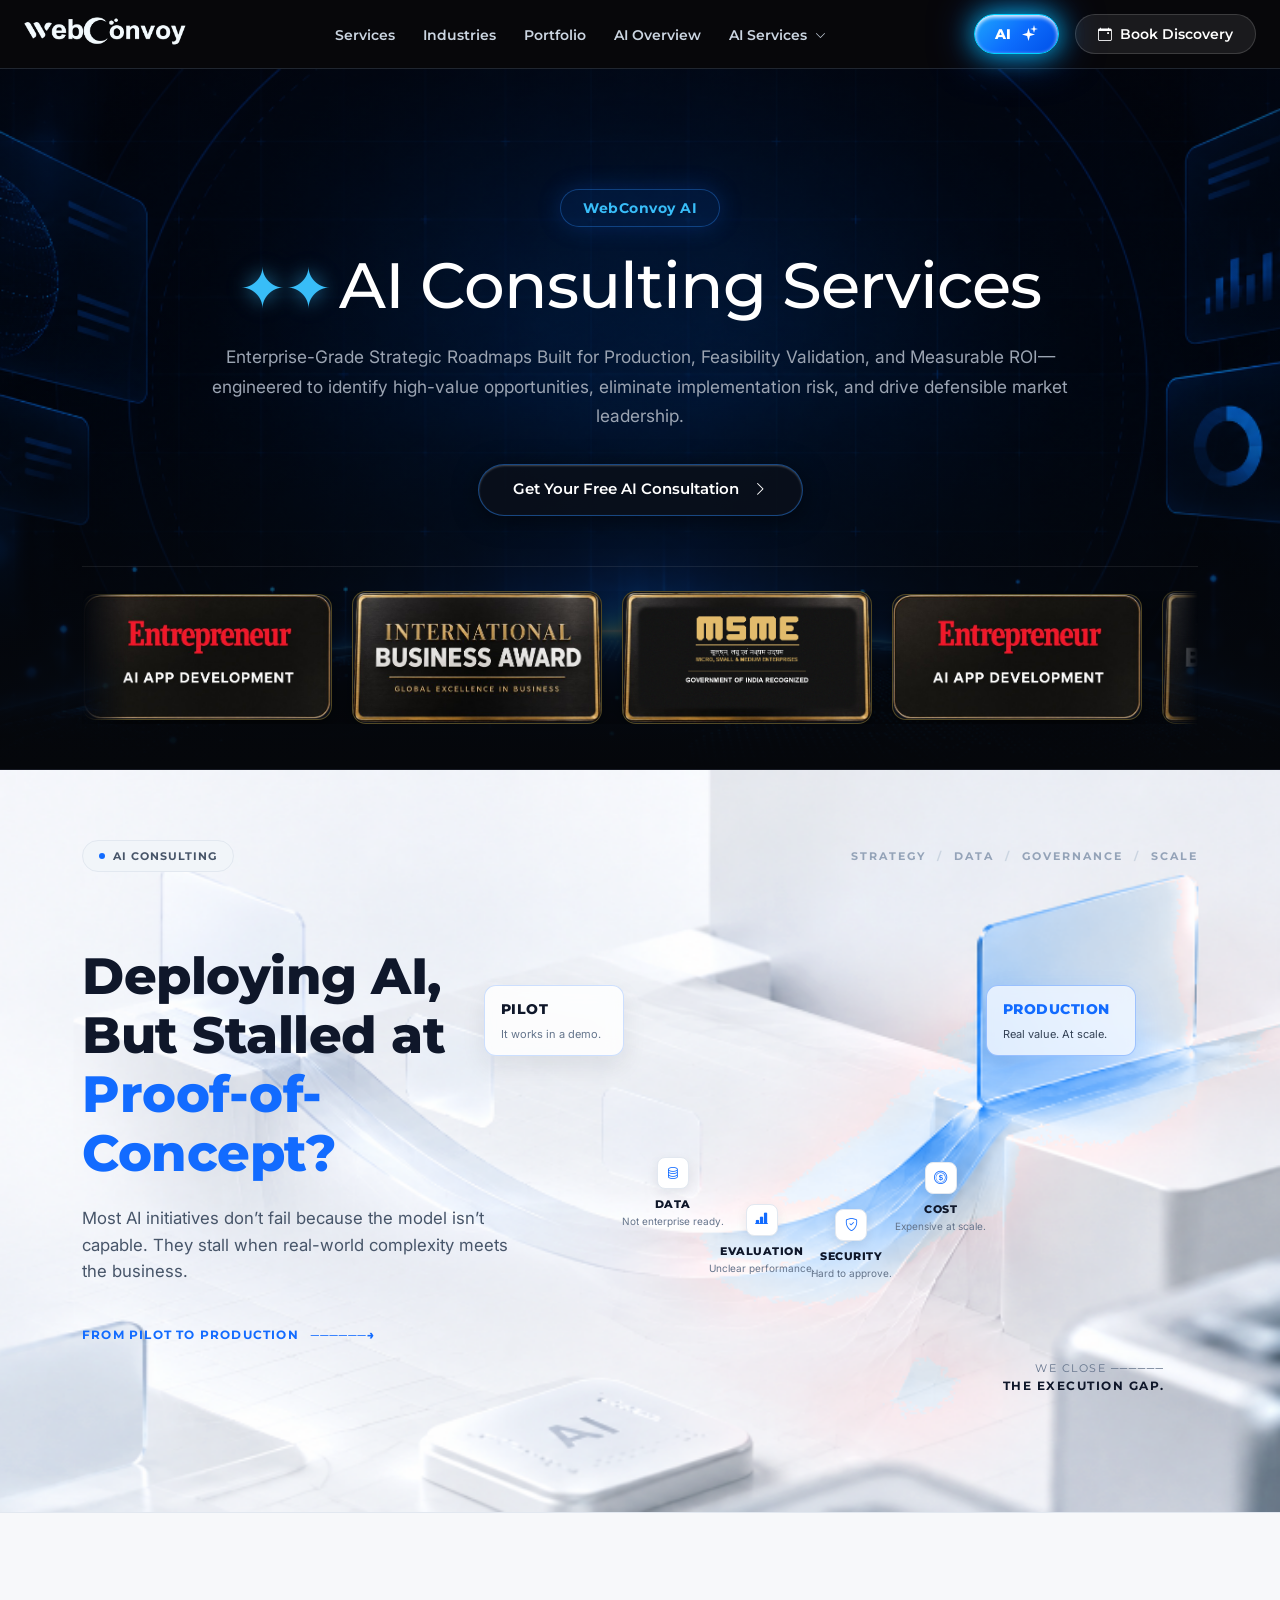
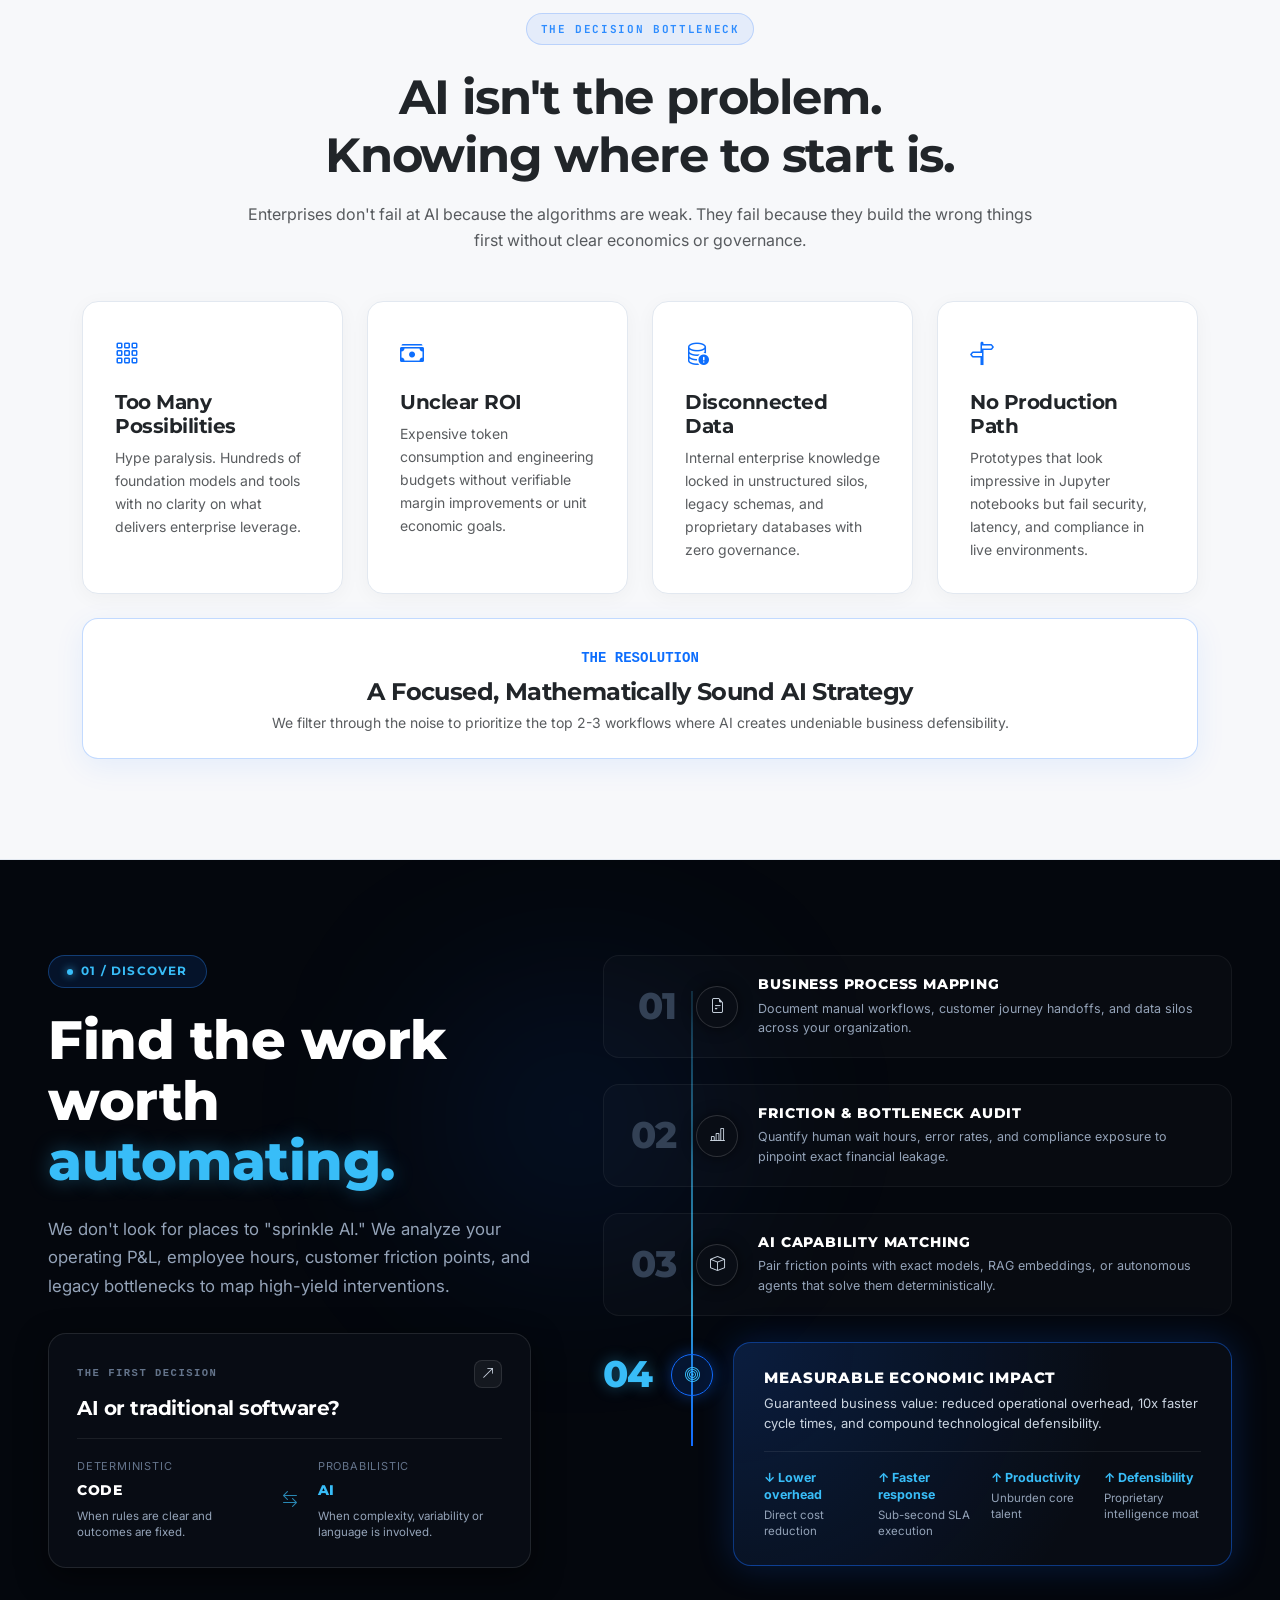
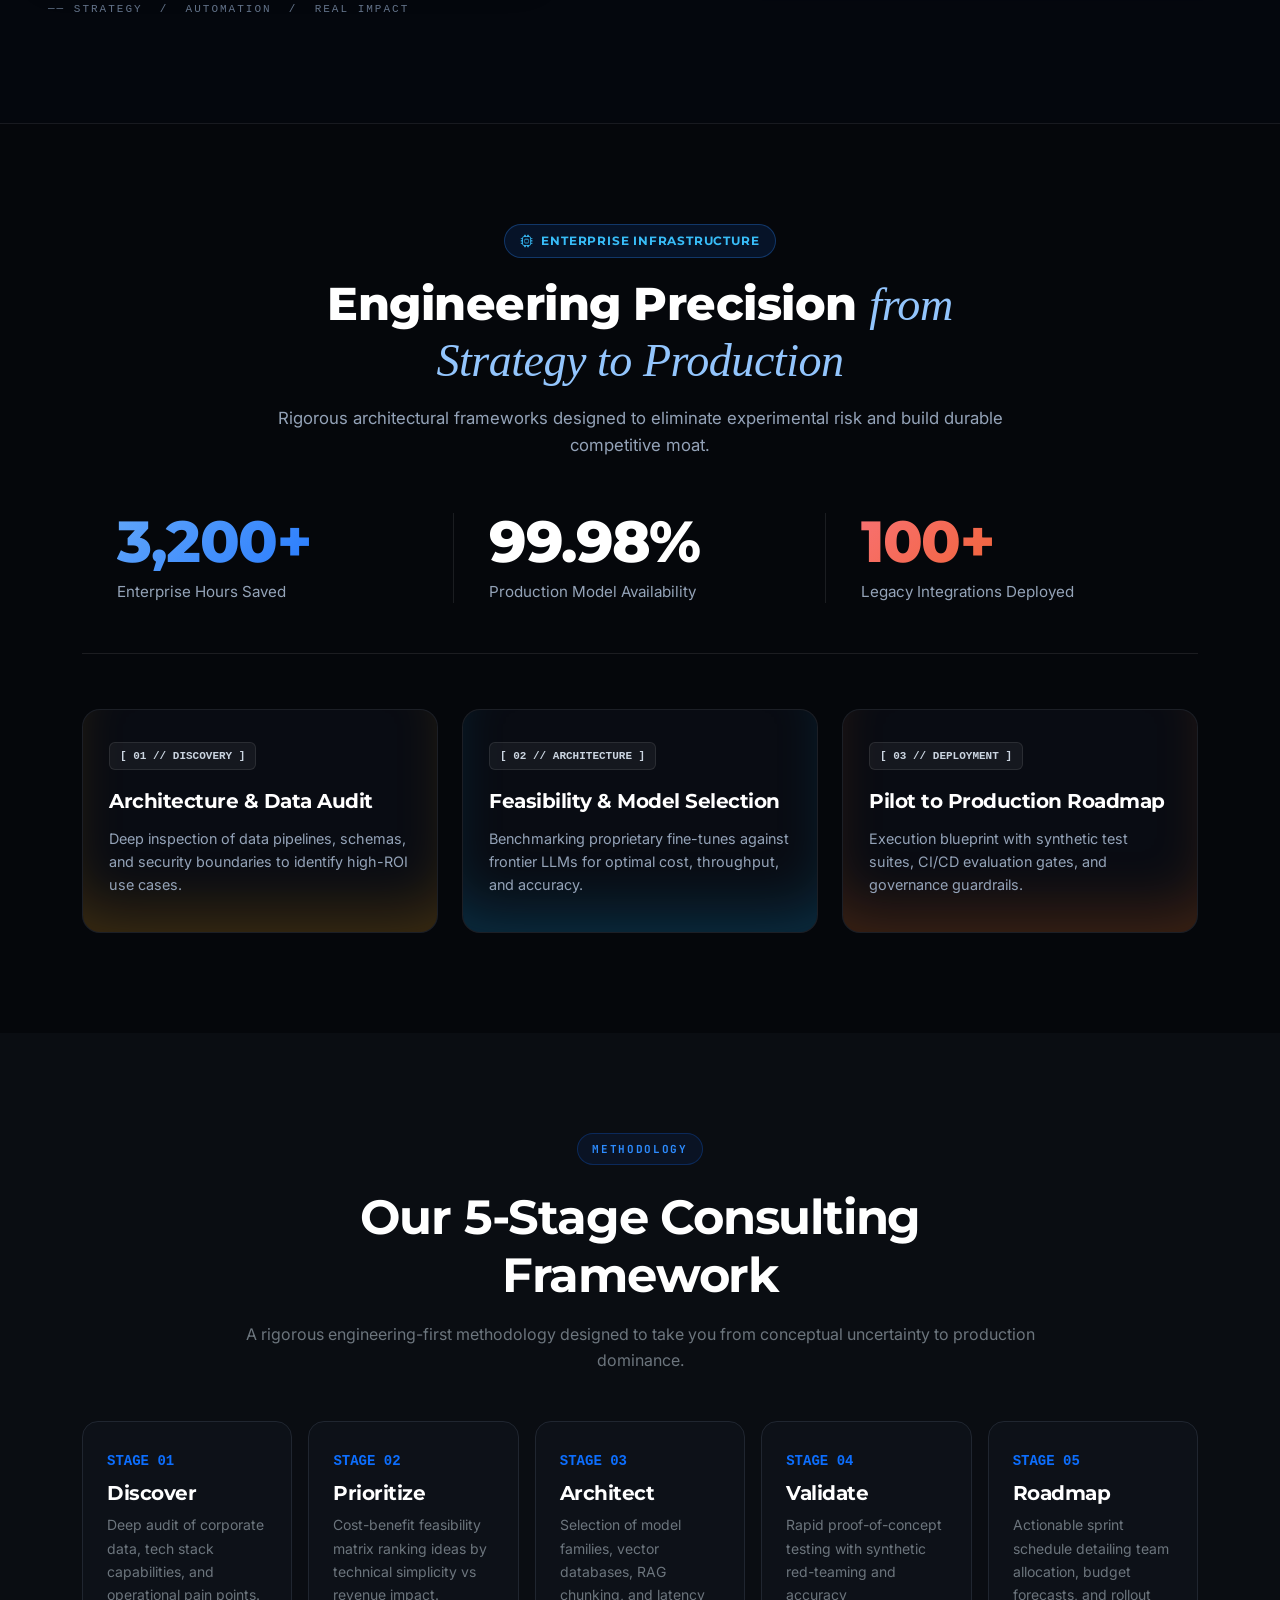
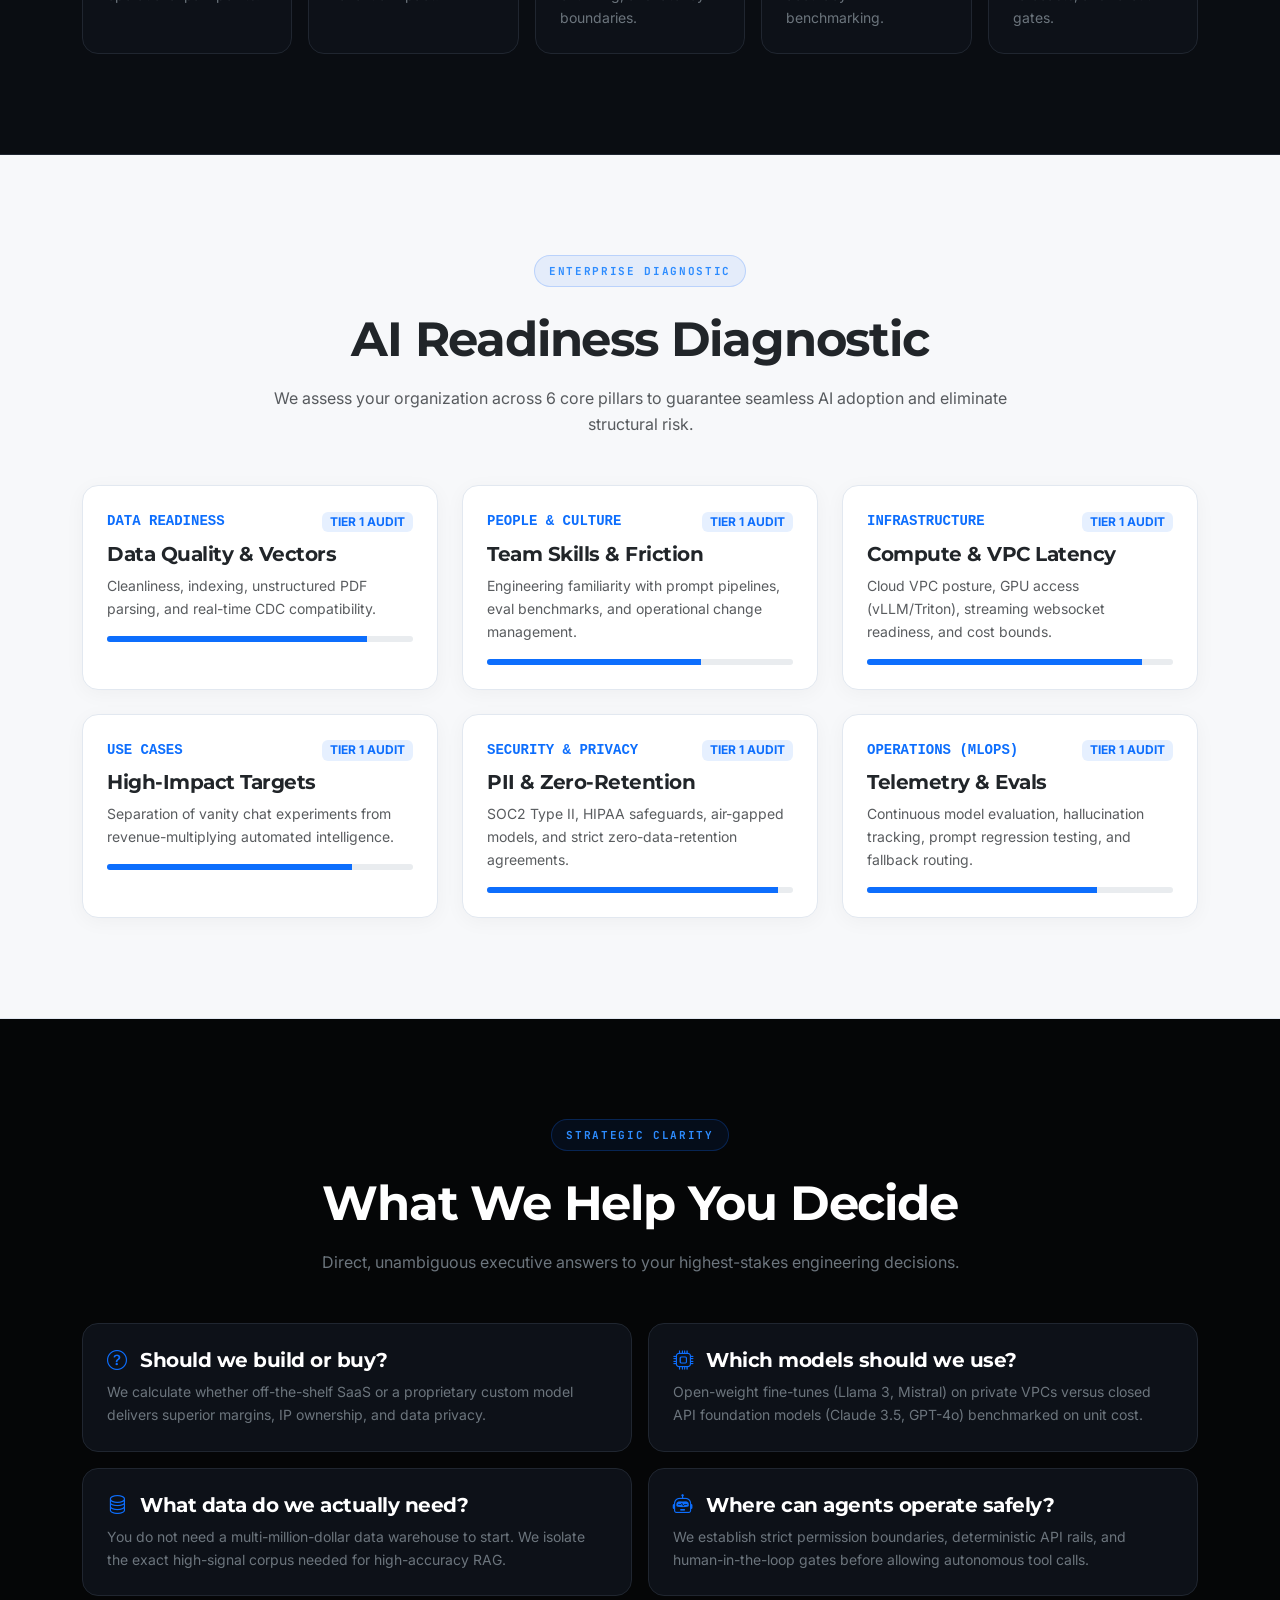
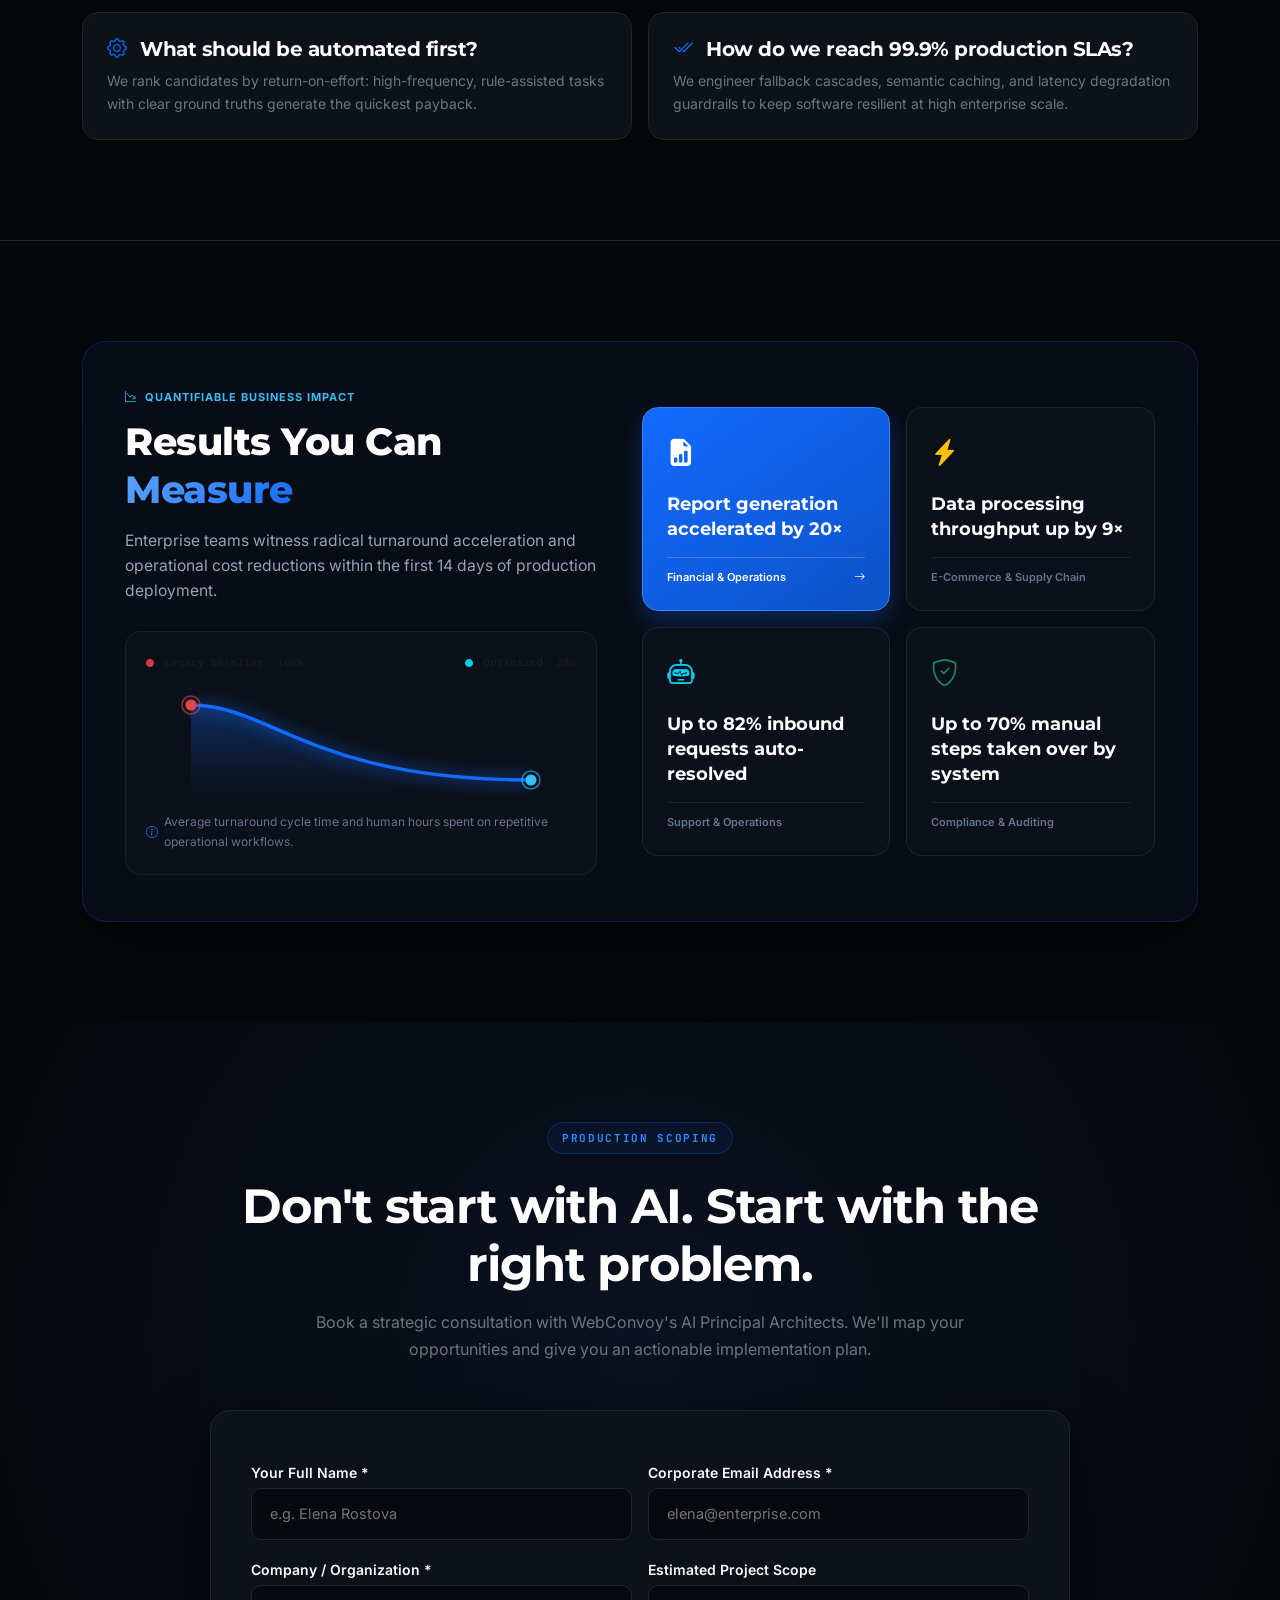
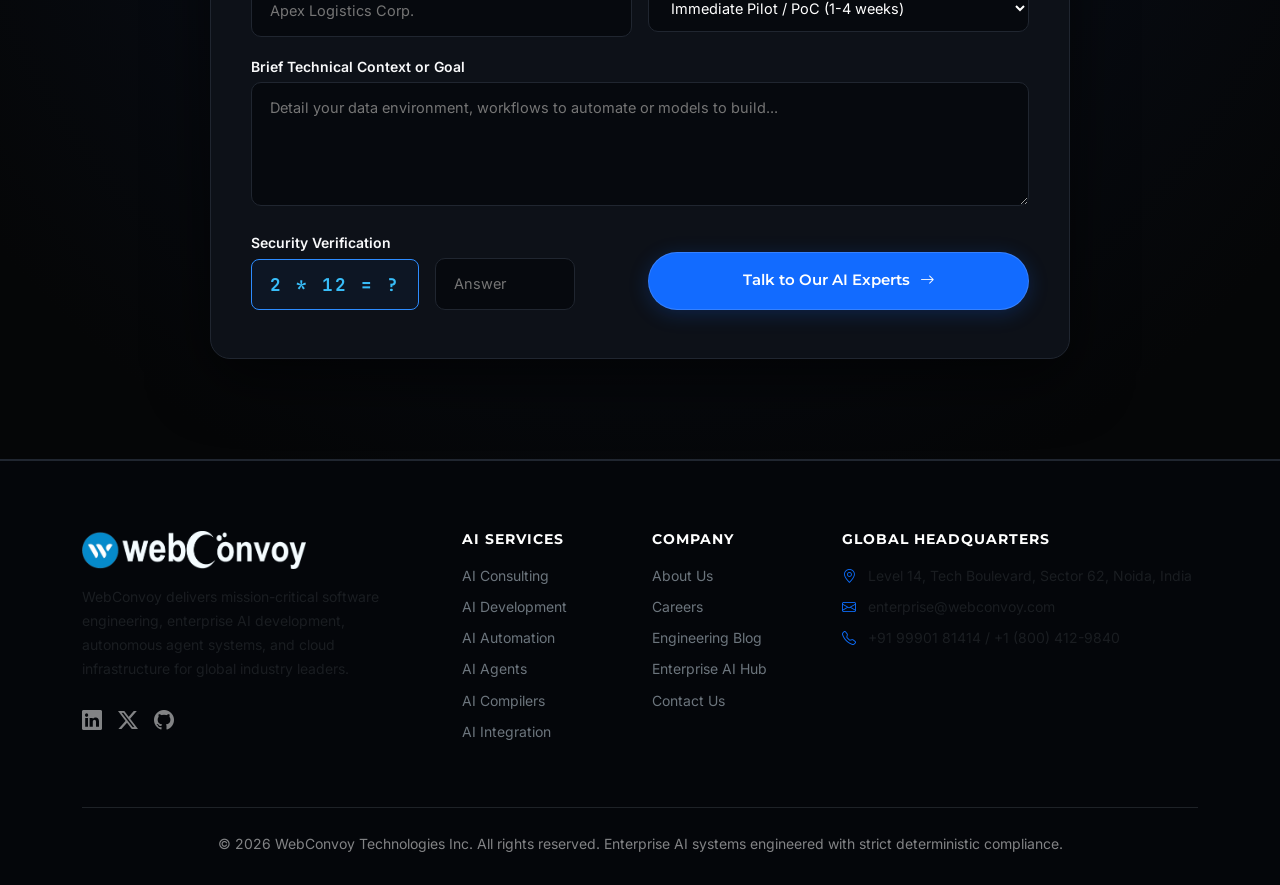
<file: ai-consulting.html>
<!DOCTYPE html>
<html lang="en">
<head>
    <link rel="icon" type="image/png" href="favicon.png">
    <link rel="shortcut icon" href="favicon.ico">
    <meta charset="UTF-8">
    <meta name="viewport" content="width=device-width, initial-scale=1.0">
    <title>Enterprise AI Consulting & Strategy Services | WebConvoy</title>
    <meta name="description" content="Identify high-value AI opportunities, define the right strategy, and build a practical enterprise roadmap from experimentation to production with WebConvoy.">
    <link rel="canonical" href="https://www.webconvoy.com/ai-consulting" />
    

    <!-- Fonts & Bootstrap Icons -->
    <link rel="preconnect" href="https://fonts.googleapis.com">
    <link rel="preconnect" href="https://fonts.gstatic.com" crossorigin>
    <link href="https://fonts.googleapis.com/css2?family=Inter:wght@300;400;500;600;700;800&family=Montserrat:wght@400;500;600;700;800;900&family=JetBrains+Mono:wght@400;500;600;700&display=swap" rel="stylesheet">
    <link href="https://cdn.jsdelivr.net/npm/bootstrap@5.3.0/dist/css/bootstrap.min.css" rel="stylesheet">
    <link href="https://cdn.jsdelivr.net/npm/bootstrap-icons@1.11.1/font/bootstrap-icons.css" rel="stylesheet">

    <style>

        :root {
            --bg-dark: #050607;
            --surface-dark: #0a0d12;
            --card-dark: #0d1118;
            --border-dark: #202630;
            --text-dark: #f5f7fa;
            --muted-dark: #9ba4b2;

            --bg-light: #f7f8fa;
            --surface-light: #ffffff;
            --card-light: #ffffff;
            --border-light: #e2e8f0;
            --text-light: #101318;
            --muted-light: #64748b;

            --primary-blue: #126bff;
            --electric-blue: #2d8cff;
            --glow-blue: rgba(18, 107, 255, 0.22);
            --font-head: 'Geist', 'Inter Tight', 'Montserrat', sans-serif;
            --font-body: 'Inter', sans-serif;
            --font-mono: 'JetBrains Mono', monospace;
        }

        * { box-sizing: border-box; margin: 0; padding: 0; }

        body {
            background-color: var(--bg-dark);
            color: var(--text-dark);
            font-family: var(--font-body);
            overflow-x: hidden;
            line-height: 1.65;
            -webkit-font-smoothing: antialiased;
        }

        h1, h2, h3, h4, h5, h6 {
            font-family: var(--font-head);
            font-weight: 700;
            letter-spacing: -0.025em;
        }

        .hover-white:hover { color: #ffffff !important; }

        /* NAVBAR STYLES */
        .main-navbar-sticky {
            background: rgba(8, 9, 12, 0.88) !important;
            backdrop-filter: blur(20px);
            -webkit-backdrop-filter: blur(20px);
            border-bottom: 1px solid var(--border-dark);
            position: sticky;
            top: 0;
            z-index: 1000;
            padding: 14px 0;
            transition: all 0.3s ease;
        }
        .navbar-content-container {
            display: flex;
            align-items: center;
            justify-content: space-between;
            max-width: 1380px;
            margin: 0 auto;
            padding: 0 24px;
        }
        .nav-links-center { display: flex; align-items: center; gap: 28px; }
        .nav-link-item {
            color: #cbd5e1 !important;
            font-family: var(--font-head);
            font-size: 14px;
            font-weight: 600;
            text-decoration: none;
            transition: color 0.25s ease;
            position: relative;
        }
        .nav-link-item:hover { color: #ffffff !important; }
        .nav-cta-right { display: flex; align-items: center; gap: 16px; }
        .btn-nav-ai {
            position: relative;
            display: inline-flex;
            align-items: center;
            gap: 8px;
            padding: 8px 20px;
            height: 40px;
            border-radius: 999px;
            background: linear-gradient(135deg, #1ea7fd 0%, #0d6efd 50%, #004fe8 100%);
            color: #ffffff !important;
            text-decoration: none;
            font-family: var(--font-head);
            font-size: 13.5px;
            font-weight: 800;
            letter-spacing: 0.6px;
            border: 1px solid rgba(255, 255, 255, 0.6);
            box-shadow: 0 0 20px rgba(13, 110, 253, 0.65), inset 0 1.5px 2px rgba(255, 255, 255, 0.8);
            cursor: pointer;
            overflow: hidden;
            transition: all 0.3s cubic-bezier(0.175, 0.885, 0.32, 1.275);
            animation: aiPillPulseGlow 3s infinite ease-in-out;
        }
        .btn-nav-ai.active {
            box-shadow: 0 0 26px rgba(0, 210, 255, 0.8), 0 0 45px rgba(20, 104, 251, 0.6), inset 0 2px 4px #ffffff;
            border-color: #00d2ff;
        }
        @keyframes aiPillPulseGlow {
            0%, 100% { box-shadow: 0 0 16px rgba(13, 110, 253, 0.6), inset 0 1.5px 2px rgba(255, 255, 255, 0.8); }
            50% { box-shadow: 0 0 28px rgba(0, 210, 255, 0.9), 0 0 48px rgba(13, 110, 253, 0.5), inset 0 2px 4px #ffffff; }
        }
        .ai-sparkles-wrap {
            position: relative;
            width: 18px;
            height: 18px;
            display: inline-flex;
            align-items: center;
            justify-content: center;
        }
        .ai-star-main { width: 13px; height: 13px; fill: #ffffff; animation: aiStarTwinkle 2s infinite ease-in-out; }
        .ai-star-sub { position: absolute; width: 8px; height: 8px; top: 0px; right: 0px; fill: #ffffff; animation: aiStarTwinkle 2s infinite ease-in-out 0.5s; }
        @keyframes aiStarTwinkle {
            0%, 100% { transform: scale(0.85); opacity: 0.8; }
            50% { transform: scale(1.25) rotate(90deg); opacity: 1; }
        }
        .btn-appinv-contact {
            padding: 9px 22px;
            height: 40px;
            border-radius: 999px;
            background: rgba(255, 255, 255, 0.08);
            border: 1px solid rgba(255, 255, 255, 0.15);
            color: #ffffff !important;
            font-family: var(--font-head);
            font-size: 13.5px;
            font-weight: 600;
            text-decoration: none;
            display: inline-flex;
            align-items: center;
            gap: 8px;
            transition: all 0.25s ease;
        }
        .btn-appinv-contact:hover { background: #ffffff; color: #000000 !important; transform: translateY(-2px); }
                .nav-item-wrap { position: relative; }

        /* ==========================================================================
           HORIZONTAL AI SERVICES DROPDOWN (PREMIUM GLASS DOCK)
           ========================================================================== */
        .dropdown-ai-horizontal-panel {
            position: absolute !important;
            top: calc(100% + 14px) !important;
            left: 50% !important;
            transform: translateX(-50%) translateY(12px) !important;
            width: max-content !important;
            min-width: 820px !important;
            max-width: 95vw !important;
            background: rgba(6, 11, 24, 0.96) !important;
            backdrop-filter: blur(28px) !important;
            -webkit-backdrop-filter: blur(28px) !important;
            border: 1px solid rgba(56, 189, 248, 0.28) !important;
            border-radius: 20px !important;
            padding: 16px 20px !important;
            box-shadow: 0 24px 60px rgba(0, 0, 0, 0.85), 0 0 40px rgba(0, 102, 255, 0.25) !important;
            z-index: 1050 !important;
            opacity: 0 !important;
            visibility: hidden !important;
            pointer-events: none !important;
            transition: all 0.28s cubic-bezier(0.16, 1, 0.3, 1) !important;
        }

        .dropdown-ai-horizontal-panel::before {
            content: '';
            position: absolute;
            top: -20px;
            left: 0;
            width: 100%;
            height: 22px;
        }

        .nav-item-wrap:hover .dropdown-ai-horizontal-panel {
            transform: translateX(-50%) translateY(0) !important;
            opacity: 1 !important;
            visibility: visible !important;
            pointer-events: auto !important;
        }

        .ai-dropdown-horizontal-grid {
            display: flex !important;
            flex-direction: row !important;
            align-items: stretch !important;
            justify-content: space-between !important;
            gap: 12px !important;
        }

        .ai-nav-card {
            flex: 1 1 0 !important;
            min-width: 125px !important;
            max-width: 155px !important;
            display: flex !important;
            flex-direction: column !important;
            align-items: flex-start !important;
            gap: 10px !important;
            padding: 14px 14px 16px !important;
            background: rgba(255, 255, 255, 0.03) !important;
            border: 1px solid rgba(255, 255, 255, 0.07) !important;
            border-radius: 14px !important;
            text-decoration: none !important;
            transition: all 0.28s cubic-bezier(0.16, 1, 0.3, 1) !important;
        }

        .ai-nav-card:hover {
            background: rgba(0, 102, 255, 0.16) !important;
            border-color: rgba(56, 189, 248, 0.45) !important;
            transform: translateY(-3px) !important;
            box-shadow: 0 10px 25px rgba(0, 0, 0, 0.4), 0 0 20px rgba(0, 102, 255, 0.25) !important;
        }

        .ai-nav-card-icon {
            width: 38px !important;
            height: 38px !important;
            border-radius: 10px !important;
            display: flex !important;
            align-items: center !important;
            justify-content: center !important;
            font-size: 17px !important;
            transition: all 0.25s ease !important;
        }

        .ai-nav-card:hover .ai-nav-card-icon {
            transform: scale(1.1) !important;
        }

        .ai-nav-card-title {
            color: #ffffff !important;
            font-family: var(--font-head, 'Montserrat', sans-serif) !important;
            font-size: 13.5px !important;
            font-weight: 700 !important;
            line-height: 1.25 !important;
            margin: 0 !important;
        }

        .ai-nav-card-desc {
            color: #94a3b8 !important;
            font-size: 11px !important;
            line-height: 1.35 !important;
            margin: 0 !important;
            font-weight: 400 !important;
        }

        .ai-nav-card:hover .ai-nav-card-title {
            color: #38bdf8 !important;
        }

        @media (max-width: 1024px) {
            .dropdown-ai-horizontal-panel {
                min-width: 90vw !important;
            }
        }

        /* COMPONENTS & BUTTONS */
        .service-badge {
            display: inline-flex;
            align-items: center;
            gap: 8px;
            font-family: var(--font-mono);
            font-size: 11px;
            font-weight: 700;
            letter-spacing: 0.15em;
            color: var(--electric-blue);
            background: rgba(18, 107, 255, 0.08);
            border: 1px solid rgba(18, 107, 255, 0.25);
            padding: 6px 14px;
            border-radius: 999px;
            margin-bottom: 24px;
            text-transform: uppercase;
        }
        .btn-primary-wc {
            background: var(--primary-blue);
            color: #ffffff;
            font-family: var(--font-head);
            font-weight: 600;
            font-size: 14.5px;
            padding: 14px 28px;
            border-radius: 999px;
            text-decoration: none;
            display: inline-flex;
            align-items: center;
            gap: 10px;
            border: 1px solid rgba(255, 255, 255, 0.15);
            box-shadow: 0 4px 20px var(--glow-blue);
            transition: all 0.25s ease;
        }
        .btn-primary-wc:hover {
            background: var(--electric-blue);
            color: #ffffff;
            transform: translateY(-2px);
            box-shadow: 0 8px 30px rgba(18, 107, 255, 0.4);
        }
        .btn-secondary-wc {
            background: rgba(255, 255, 255, 0.05);
            color: #ffffff;
            font-family: var(--font-head);
            font-weight: 600;
            font-size: 14.5px;
            padding: 14px 28px;
            border-radius: 999px;
            text-decoration: none;
            display: inline-flex;
            align-items: center;
            gap: 10px;
            border: 1px solid var(--border-dark);
            transition: all 0.25s ease;
        }
        .btn-secondary-wc:hover {
            background: rgba(255, 255, 255, 0.1);
            color: #ffffff;
            border-color: rgba(255, 255, 255, 0.3);
            transform: translateY(-2px);
        }

        .section-dark {
            background: var(--bg-dark);
            color: var(--text-dark);
            padding: 100px 0;
            border-bottom: 1px solid var(--border-dark);
        }
        .section-dark-elevated {
            background: var(--surface-dark);
            color: var(--text-dark);
            padding: 100px 0;
            border-bottom: 1px solid var(--border-dark);
        }
        .section-white {
            background: var(--bg-light);
            color: var(--text-light);
            padding: 100px 0;
            border-bottom: 1px solid var(--border-light);
        }

        .wc-card-dark {
            background: var(--card-dark);
            border: 1px solid var(--border-dark);
            border-radius: 16px;
            padding: 32px;
            transition: all 0.3s ease;
            position: relative;
        }
        .wc-card-dark:hover {
            border-color: rgba(18, 107, 255, 0.45);
            transform: translateY(-4px);
            box-shadow: 0 16px 36px rgba(0, 0, 0, 0.5);
        }
        .wc-card-white {
            background: var(--card-light);
            border: 1px solid var(--border-light);
            border-radius: 16px;
            padding: 32px;
            box-shadow: 0 4px 20px rgba(0, 0, 0, 0.04);
            transition: all 0.3s ease;
            position: relative;
        }
        .wc-card-white:hover {
            border-color: rgba(18, 107, 255, 0.45);
            transform: translateY(-4px);
            box-shadow: 0 16px 36px rgba(0, 0, 0, 0.08);
        }

        .scoping-form-wrapper {
            max-width: 860px;
            margin: 0 auto;
            background: var(--card-dark);
            border: 1px solid var(--border-dark);
            border-radius: 20px;
            padding: 48px 40px;
            box-shadow: 0 20px 60px rgba(0, 0, 0, 0.6);
        }
        .form-control-wc {
            width: 100%;
            background: #06090e;
            border: 1px solid var(--border-dark);
            border-radius: 10px;
            padding: 13px 18px;
            color: #ffffff;
            font-family: var(--font-body);
            font-size: 14.5px;
            outline: none;
            transition: border-color 0.2s ease;
        }
        .form-control-wc:focus {
            border-color: var(--electric-blue);
            box-shadow: 0 0 0 3px rgba(18, 107, 255, 0.2);
        }

        /* Responsive Layouts */
        @media (max-width: 991px) {
            .hero-split-grid { grid-template-columns: 1fr !important; }
            .nav-links-center { display: none !important; }
            .section-dark, .section-dark-elevated, .section-white { padding: 70px 0; }
        }


    
        
        /* -------------------------------------------------------------
           INSPIRATION HERO STYLES (MATCHES USER SCREENSHOT REFERENCE)
           ------------------------------------------------------------- */
        .app-hero-section {
            position: relative;
            background-color: #030611;
            background-image: url('hero_bg_consulting.png');
            background-repeat: no-repeat;
            background-position: center top;
            background-size: cover;
            padding: 120px 0 45px 0;
            overflow: hidden;
            text-align: center;
            border-bottom: 1px solid rgba(255, 255, 255, 0.08);
        }

        .hero-bg-overlay {
            position: absolute;
            top: 0;
            left: 0;
            width: 100%;
            height: 100%;
            background: 
                linear-gradient(180deg, rgba(3, 6, 17, 0.45) 0%, rgba(3, 6, 17, 0.15) 45%, rgba(5, 7, 11, 0.8) 85%, #05070b 100%);
            pointer-events: none;
            z-index: 1;
        }

        .hero-bg-overlay::after {
            display: none;
        }

        .app-brand-pill {
            position: relative;
            z-index: 2;
            display: inline-flex;
            align-items: center;
            gap: 8px;
            padding: 7px 22px;
            border-radius: 999px;
            background: rgba(18, 107, 255, 0.09);
            border: 1px solid rgba(45, 140, 255, 0.35);
            color: #38bdf8;
            font-family: var(--font-head);
            font-size: 13.5px;
            font-weight: 700;
            letter-spacing: 0.5px;
            margin-bottom: 22px;
            box-shadow: 0 0 24px rgba(18, 107, 255, 0.22);
        }

        .app-hero-title {
            position: relative;
            z-index: 2;
            font-family: var(--font-head);
            font-size: clamp(2.3rem, 5vw, 4.2rem);
            font-weight: 500;
            color: #ffffff;
            line-height: 1.14;
            letter-spacing: -0.015em;
            margin-bottom: 20px;
            max-width: 980px;
            margin-left: auto;
            margin-right: auto;
        }

        .sparkle-icon {
            color: #38bdf8;
            margin-right: 8px;
            display: inline-block;
            font-size: 0.88em;
            filter: drop-shadow(0 0 10px rgba(56, 189, 248, 0.6));
        }

        .app-hero-subtitle {
            position: relative;
            z-index: 2;
            font-size: clamp(1.02rem, 1.35vw, 1.2rem);
            color: #9ba4b2;
            max-width: 860px;
            margin: 0 auto 34px auto;
            line-height: 1.7;
            font-weight: 400;
        }

        .app-hero-cta-btn {
            position: relative;
            z-index: 2;
            display: inline-flex;
            align-items: center;
            gap: 10px;
            padding: 13px 34px;
            border-radius: 999px;
            background: rgba(10, 16, 26, 0.85);
            border: 1px solid rgba(45, 140, 255, 0.45);
            color: #ffffff !important;
            text-decoration: none;
            font-family: var(--font-head);
            font-size: 14.5px;
            font-weight: 600;
            box-shadow: 0 4px 24px rgba(0, 0, 0, 0.5), inset 0 1px 2px rgba(255, 255, 255, 0.25);
            transition: all 0.25s ease;
        }

        .app-hero-cta-btn:hover {
            border-color: #2d8cff;
            background: rgba(18, 107, 255, 0.25);
            box-shadow: 0 0 30px rgba(18, 107, 255, 0.5), inset 0 1px 3px rgba(255, 255, 255, 0.4);
            transform: translateY(-2px);
            color: #ffffff !important;
        }

        /* Docked "Trusted by" Strip at base of Hero */
        .hero-trusted-dock {
            position: relative;
            z-index: 2;
            margin-top: 55px;
            padding-top: 24px;
            border-top: 1px solid rgba(255, 255, 255, 0.08);
            display: flex;
            align-items: center;
            justify-content: flex-start;
            gap: 28px;
            overflow-x: auto;
            scrollbar-width: none;
        }
        .hero-trusted-dock::-webkit-scrollbar { display: none; }

        .trusted-by-badge {
            background: rgba(18, 107, 255, 0.16);
            border: 1px solid rgba(45, 140, 255, 0.35);
            color: #38bdf8;
            font-family: var(--font-head);
            font-size: 13px;
            font-weight: 700;
            padding: 6px 18px;
            border-radius: 6px;
            white-space: nowrap;
            letter-spacing: 0.3px;
        }

        .trusted-logos-flex {
            display: flex;
            align-items: center;
            gap: 40px;
            flex-wrap: nowrap;
        }

        .trusted-logo-item {
            display: inline-flex;
            align-items: center;
            opacity: 0.65;
            transition: all 0.25s ease;
            white-space: nowrap;
        }

        .trusted-logo-item:hover {
            opacity: 1;
            transform: scale(1.05);
        }

        .trusted-logo-unit {
            max-height: 24px;
            max-width: 110px;
            object-fit: contain;
            filter: grayscale(1) brightness(1.7) contrast(1.1);
            transition: filter 0.25s ease;
        }

        .trusted-logo-item:hover .trusted-logo-unit {
            filter: grayscale(0) brightness(1);
        }

        .trusted-logo-text {
            font-family: var(--font-head);
            font-size: 12.5px;
            color: #cbd5e1;
            font-weight: 600;
            letter-spacing: 0.5px;
        }

    */
        .hero-trusted-dock {
            position: relative;
            z-index: 2;
            margin-top: 60px;
            padding-top: 26px;
            border-top: 1px solid rgba(255, 255, 255, 0.08);
            display: flex;
            align-items: center;
            justify-content: flex-start;
            gap: 28px;
            overflow-x: auto;
            scrollbar-width: none;
        }
        .hero-trusted-dock::-webkit-scrollbar { display: none; }

        .trusted-by-badge {
            background: rgba(18, 107, 255, 0.16);
            border: 1px solid rgba(45, 140, 255, 0.35);
            color: #38bdf8;
            font-family: var(--font-head);
            font-size: 13px;
            font-weight: 700;
            padding: 6px 18px;
            border-radius: 6px;
            white-space: nowrap;
            letter-spacing: 0.3px;
        }

        .trusted-logos-flex {
            display: flex;
            align-items: center;
            gap: 40px;
            flex-wrap: nowrap;
        }

        .trusted-logo-item {
            display: inline-flex;
            align-items: center;
            opacity: 0.65;
            transition: all 0.25s ease;
            white-space: nowrap;
        }

        .trusted-logo-item:hover {
            opacity: 1;
            transform: scale(1.05);
        }

        .trusted-logo-unit {
            max-height: 24px;
            max-width: 110px;
            object-fit: contain;
            filter: grayscale(1) brightness(1.7) contrast(1.1);
            transition: filter 0.25s ease;
        }

        .trusted-logo-item:hover .trusted-logo-unit {
            filter: grayscale(0) brightness(1);
        }

        .trusted-logo-text {
            font-family: var(--font-head);
            font-size: 12.5px;
            color: #cbd5e1;
            font-weight: 600;
            letter-spacing: 0.5px;
        }

    
        /* -------------------------------------------------------------
           HORIZONTAL ALWAYS-MOVING AWARDS SLIDER (BELOW HERO)
           ------------------------------------------------------------- */
        .hero-awards-horizontal-dock {
            position: relative;
            z-index: 2;
            margin-top: 50px;
            padding-top: 24px;
            border-top: 1px solid rgba(255, 255, 255, 0.08);
            display: flex;
            align-items: center;
            width: 100%;
            overflow: hidden;
        }

        

        .hero-awards-horizontal-wrapper {
            position: relative;
            flex: 1;
            overflow: hidden;
            mask-image: linear-gradient(90deg, transparent 0%, rgba(0, 0, 0, 1) 4%, rgba(0, 0, 0, 1) 96%, transparent 100%);
            -webkit-mask-image: linear-gradient(90deg, transparent 0%, rgba(0, 0, 0, 1) 4%, rgba(0, 0, 0, 1) 96%, transparent 100%);
        }

        .hero-awards-horizontal-track {
            display: flex;
            align-items: center;
            gap: 20px;
            width: max-content;
            animation: awardsHorizontalScroll 24s linear infinite;
            will-change: transform;
        }

        .hero-awards-horizontal-track:hover {
            animation-play-state: paused;
        }

        @keyframes awardsHorizontalScroll {
            0% {
                transform: translateX(0);
            }
            100% {
                transform: translateX(-50%);
            }
        }

        .hero-award-h-card {
            position: relative;
            flex-shrink: 0;
            width: 250px;
            background: #0d121c;
            border-radius: 14px;
            overflow: hidden;
            box-shadow: 0 8px 24px rgba(0, 0, 0, 0.6);
            border: 1px solid rgba(212, 175, 55, 0.35);
            transition: all 0.3s ease;
            cursor: pointer;
        }

        .hero-award-h-card:hover {
            transform: translateY(-4px);
            border-color: rgba(255, 215, 0, 0.85);
            box-shadow: 0 12px 30px rgba(212, 175, 55, 0.35);
            filter: brightness(1.08);
        }

        .hero-award-h-card img {
            width: 100%;
            height: auto;
            display: block;
            object-fit: cover;
            border-radius: 13px;
        }

        @media (max-width: 991px) {
            .hero-awards-horizontal-dock {
                flex-direction: column;
                align-items: center;
                gap: 16px;
            }
            .hero-award-h-card {
                width: 210px;
            }
        }

    
        /* ==========================================================================
           FULLSCREEN MOBILE MENU OVERLAY & MOBILE RESPONSIVE REFINEMENTS
           ========================================================================== */
        .mobile-menu-overlay {
            position: fixed !important;
            top: 0 !important;
            left: 0 !important;
            width: 100vw !important;
            height: 100vh !important;
            height: 100dvh !important;
            background: rgba(4, 7, 14, 0.98) !important;
            backdrop-filter: blur(25px) !important;
            -webkit-backdrop-filter: blur(25px) !important;
            z-index: 999999 !important;
            display: flex !important;
            flex-direction: column !important;
            opacity: 0 !important;
            visibility: hidden !important;
            pointer-events: none !important;
            transform: translateX(100%) !important;
            transition: all 0.35s cubic-bezier(0.16, 1, 0.3, 1) !important;
            overflow-y: auto !important;
            -webkit-overflow-scrolling: touch !important;
        }

        .mobile-menu-overlay.show {
            opacity: 1 !important;
            visibility: visible !important;
            pointer-events: auto !important;
            transform: translateX(0) !important;
        }

        .mobile-menu-overlay .menu-header {
            display: flex !important;
            align-items: center !important;
            justify-content: space-between !important;
            padding: 16px 20px !important;
            border-bottom: 1px solid rgba(255, 255, 255, 0.1) !important;
            flex-shrink: 0 !important;
            background: rgba(8, 12, 22, 0.92) !important;
        }

        .mobile-menu-overlay .menu-close {
            width: 42px !important;
            height: 42px !important;
            border-radius: 50% !important;
            background: rgba(255, 255, 255, 0.08) !important;
            border: 1px solid rgba(255, 255, 255, 0.15) !important;
            color: #ffffff !important;
            display: flex !important;
            align-items: center !important;
            justify-content: center !important;
            cursor: pointer !important;
            padding: 0 !important;
            transition: all 0.2s ease !important;
        }

        .mobile-menu-overlay .menu-close:hover {
            background: rgba(255, 255, 255, 0.2) !important;
            transform: scale(1.08) !important;
        }

        .mobile-menu-overlay ul {
            list-style: none !important;
            padding: 20px 20px 10px !important;
            margin: 0 !important;
            display: flex !important;
            flex-direction: column !important;
            gap: 8px !important;
        }

        .mobile-menu-overlay ul li a.nav-link {
            display: flex !important;
            align-items: center !important;
            justify-content: space-between !important;
            padding: 13px 16px !important;
            border-radius: 12px !important;
            color: #f1f5f9 !important;
            font-family: var(--font-head) !important;
            font-size: 15.5px !important;
            font-weight: 600 !important;
            text-decoration: none !important;
            background: rgba(255, 255, 255, 0.04) !important;
            border: 1px solid rgba(255, 255, 255, 0.07) !important;
            transition: all 0.2s ease !important;
        }

        .mobile-menu-overlay ul li a.nav-link:hover,
        .mobile-menu-overlay ul li a.nav-link:active {
            background: rgba(0, 102, 255, 0.18) !important;
            border-color: rgba(56, 189, 248, 0.35) !important;
            color: #38bdf8 !important;
        }

        .mobile-menu-overlay .btn-hire {
            margin: 14px 20px 32px !important;
            padding: 14px 22px !important;
            background: linear-gradient(135deg, #0066ff, #00d2ff) !important;
            color: #ffffff !important;
            font-family: var(--font-head) !important;
            font-size: 15px !important;
            font-weight: 700 !important;
            border-radius: 999px !important;
            text-align: center !important;
            text-decoration: none !important;
            display: block !important;
            box-shadow: 0 4px 20px rgba(0, 102, 255, 0.4) !important;
        }

        /* Mobile Navbar & Global Overflow Prevention */
        @media (max-width: 991px) {
            .nav-links-center { display: none !important; }
            .nav-cta-right .btn-appinv-contact { display: none !important; }
        }

        @media (max-width: 768px) {
            html, body { overflow-x: hidden !important; width: 100% !important; max-width: 100vw !important; }
            .hero-awards-horizontal-dock { flex-direction: column !important; align-items: center !important; gap: 16px !important; }
            .hero-award-h-card { width: 100% !important; max-width: 280px !important; }
        }

        @media (max-width: 480px) {
            .nav-cta-right .btn-nav-ai {
                padding: 6px 14px !important;
                display: inline-flex !important;
            }
            .nav-cta-right .btn-nav-ai span.ai-badge-text {
                display: inline-block !important;
            }
        }

    
        /* ==========================================================================
           UNIFIED BULLETPROOF MOBILE NAVBAR RESPONSIVENESS
           ========================================================================== */
        @media (max-width: 991px) {
            .nav-links-center {
                display: none !important;
            }
            .nav-cta-right .btn-appinv-contact {
                display: none !important;
            }
            .nav-cta-right {
                display: flex !important;
                align-items: center !important;
                gap: 10px !important;
            }
        }

        @media (max-width: 576px) {
            html, body {
                overflow-x: hidden !important;
                width: 100% !important;
                max-width: 100vw !important;
            }
            .main-navbar-sticky {
                padding: 10px 0 !important;
            }
            .navbar-content-container {
                padding: 0 16px !important;
            }
            .navbar-brand img, 
            .navbar-content-container a img,
            .navbar-content-container img {
                height: 32px !important;
                max-width: 130px !important;
                width: auto !important;
                object-fit: contain !important;
            }
            .btn-nav-ai {
                padding: 6px 12px !important;
                height: 34px !important;
                font-size: 12px !important;
                gap: 6px !important;
            }
            .btn-nav-ai span.ai-badge-text {
                font-size: 12px !important;
            }
            .nav-cta-right {
                display: flex !important;
                align-items: center !important;
                gap: 8px !important;
            }
            #menuToggle {
                padding: 4px !important;
                background: transparent !important;
                border: none !important;
                display: inline-flex !important;
                align-items: center !important;
                justify-content: center !important;
            }
            #menuToggle svg {
                width: 26px !important;
                height: 20px !important;
            }
        }

    
        /* ==========================================================================
           COLLAPSIBLE AI SERVICES ACCORDION IN MOBILE HAMBURGER MENU
           ========================================================================== */
        .mobile-menu-item-group {
            border-radius: 14px !important;
            background: rgba(14, 24, 48, 0.45) !important;
            border: 1px solid rgba(56, 189, 248, 0.22) !important;
            overflow: hidden !important;
            margin: 4px 0 8px !important;
            transition: all 0.25s ease !important;
        }

        .mobile-group-header {
            display: flex !important;
            align-items: center !important;
            justify-content: space-between !important;
            padding: 13px 16px !important;
            cursor: pointer !important;
            user-select: none !important;
            background: rgba(255, 255, 255, 0.03) !important;
        }

        .mobile-group-label {
            font-family: var(--font-head) !important;
            font-size: 15px !important;
            font-weight: 700 !important;
            color: #38bdf8 !important;
            display: flex !important;
            align-items: center !important;
            gap: 10px !important;
        }

        .mobile-group-arrow {
            color: #38bdf8 !important;
            font-size: 13px !important;
            transition: transform 0.25s ease !important;
        }

        .mobile-menu-item-group.open .mobile-group-arrow {
            transform: rotate(180deg) !important;
        }

        .mobile-submenu-panel {
            display: flex !important;
            flex-direction: column !important;
            gap: 6px !important;
            padding: 8px 10px 12px 10px !important;
            border-top: 1px solid rgba(56, 189, 248, 0.12) !important;
        }

        .mobile-menu-item-group:not(.open) .mobile-submenu-panel {
            display: none !important;
        }

        .mobile-sub-link {
            display: flex !important;
            align-items: center !important;
            gap: 12px !important;
            padding: 9px 12px !important;
            border-radius: 10px !important;
            color: #cbd5e1 !important;
            text-decoration: none !important;
            background: rgba(255, 255, 255, 0.02) !important;
            border: 1px solid rgba(255, 255, 255, 0.05) !important;
            transition: all 0.2s ease !important;
        }

        .mobile-sub-link:hover,
        .mobile-sub-link:active {
            background: rgba(0, 102, 255, 0.2) !important;
            border-color: rgba(56, 189, 248, 0.4) !important;
            color: #ffffff !important;
            transform: translateX(3px) !important;
        }

        .mobile-sub-link i {
            font-size: 18px !important;
            width: 26px !important;
            text-align: center !important;
            flex-shrink: 0 !important;
        }

        .mobile-sub-link div {
            display: flex !important;
            flex-direction: column !important;
            line-height: 1.25 !important;
        }

        .mobile-sub-link strong {
            font-family: var(--font-head) !important;
            font-size: 13.5px !important;
            color: #ffffff !important;
            font-weight: 600 !important;
        }

        .mobile-sub-link span {
            font-size: 11px !important;
            color: #94a3b8 !important;
            margin-top: 2px !important;
        }

        .mobile-sub-link.highlight-overview {
            background: rgba(18, 107, 255, 0.14) !important;
            border-color: rgba(56, 189, 248, 0.3) !important;
        }

        .mobile-sub-link.highlight-overview strong {
            color: #38bdf8 !important;
        }

    </style>
    <link rel="stylesheet" href="editorial-components.css">
</head>
<body>
    <!-- ORIGINAL NAVBAR (100% PRESERVED & UNTOUCHED) -->
    <nav class="main-navbar-sticky">
        <div class="navbar-content-container">
            <!-- Brand Logo -->
            <a href="index.html" class="navbar-brand">
                <img src="nav_logo_white.png" alt="WebConvoy AI Logo" style="height: 40px; width: auto; object-fit: contain;">
            </a>

            <!-- Central Navigation Links -->
            <div class="nav-links-center">
                <div class="nav-item-wrap">
                    <a href="index.html#services-orbit-section" class="nav-link-item">Services</a>
                </div>
                <div class="nav-item-wrap">
                    <a href="index.html#industries-showcase" class="nav-link-item">Industries</a>
                </div>
                <div class="nav-item-wrap">
                    <a href="portfolio.html" class="nav-link-item">Portfolio</a>
                </div>
                <div class="nav-item-wrap">
                    <a href="ai.html" class="nav-link-item">AI Overview</a>
                </div>
                                <!-- AI Services Horizontal Dropdown -->
                <div class="nav-item-wrap">
                    <a href="ai.html" class="nav-link-item">AI Services <i class="bi bi-chevron-down nav-caret ms-1" style="font-size: 11px;"></i></a>
                    <div class="dropdown-floating-panel dropdown-ai-horizontal-panel">
                        <div class="ai-dropdown-horizontal-grid">
                            <a href="ai-consulting.html" class="ai-nav-card">
                                <div class="ai-nav-card-icon" style="background: rgba(56, 189, 248, 0.15); color: #38bdf8;">
                                    <i class="bi bi-compass"></i>
                                </div>
                                <div class="ai-nav-card-title">AI Consulting</div>
                                <div class="ai-nav-card-desc">Roadmaps &amp; Strategy</div>
                            </a>
                            <a href="ai-development.html" class="ai-nav-card">
                                <div class="ai-nav-card-icon" style="background: rgba(99, 102, 241, 0.15); color: #818cf8;">
                                    <i class="bi bi-cpu"></i>
                                </div>
                                <div class="ai-nav-card-title">AI Development</div>
                                <div class="ai-nav-card-desc">LLMs &amp; RAG Systems</div>
                            </a>
                            <a href="ai-automation.html" class="ai-nav-card">
                                <div class="ai-nav-card-icon" style="background: rgba(16, 185, 129, 0.15); color: #34d399;">
                                    <i class="bi bi-gear-wide-connected"></i>
                                </div>
                                <div class="ai-nav-card-title">AI Automation</div>
                                <div class="ai-nav-card-desc">Cognitive Ops &amp; OCR</div>
                            </a>
                            <a href="ai-agents.html" class="ai-nav-card">
                                <div class="ai-nav-card-icon" style="background: rgba(236, 72, 153, 0.15); color: #f472b6;">
                                    <i class="bi bi-robot"></i>
                                </div>
                                <div class="ai-nav-card-title">AI Agents</div>
                                <div class="ai-nav-card-desc">Autonomous Workflows</div>
                            </a>
                            <a href="ai-compiler.html" class="ai-nav-card">
                                <div class="ai-nav-card-icon" style="background: rgba(245, 158, 11, 0.15); color: #fbbf24;">
                                    <i class="bi bi-lightning-charge"></i>
                                </div>
                                <div class="ai-nav-card-title">AI Compilers</div>
                                <div class="ai-nav-card-desc">Tensor Optimization</div>
                            </a>
                            <a href="ai-integration.html" class="ai-nav-card">
                                <div class="ai-nav-card-icon" style="background: rgba(168, 85, 247, 0.15); color: #c084fc;">
                                    <i class="bi bi-diagram-3"></i>
                                </div>
                                <div class="ai-nav-card-title">AI Integration</div>
                                <div class="ai-nav-card-desc">APIs &amp; Connectors</div>
                            </a>
                        </div>
                    </div>
                </div>
            </div>

            <!-- Right CTAs -->
            <div class="nav-cta-right">
                <!-- AI Active Pill Button -->
                <a href="ai.html" class="btn-nav-ai active" title="Dedicated Enterprise AI Solutions">
                    <span class="ai-badge-text">AI</span>
                    <span class="ai-sparkles-wrap">
                        <svg class="ai-star-main" viewBox="0 0 24 24">
                            <path d="M12 0L14.59 9.41L24 12L14.59 14.59L12 24L9.41 14.59L0 12L9.41 9.41L12 0Z" />
                        </svg>
                        <svg class="ai-star-sub" viewBox="0 0 24 24">
                            <path d="M12 0L14.59 9.41L24 12L14.59 14.59L12 24L9.41 14.59L0 12L9.41 9.41L12 0Z" />
                        </svg>
                    </span>
                </a>

                <a href="#scoping-consultation" class="btn-appinv-contact">
                    <i class="bi bi-calendar-event"></i> Book Discovery
                </a>

                <!-- Mobile Toggler -->
                <button class="navbar-toggler d-lg-none" type="button" id="menuToggle" style="border: none; background: transparent;">
                    <span class="custom-toggler-icon" style="color: #fff; font-size: 26px;">&#9776;</span>
                </button>
            </div>
        </div>
    </nav>

    <!-- Mobile Fullscreen Menu -->
    <div class="mobile-menu-overlay d-lg-none" id="mobileMenu">
        <!-- Top Navbar Section -->
        <div class="menu-header">
            <a class="navbar-brand" href="index.html">
                <img src="nav_logo_white.png" alt="Logo" style="height: 38px; width: auto; object-fit: contain;">
            </a>
            <button class="menu-close" id="closeMenu" aria-label="Close navigation menu">
                <svg width="22" height="22" viewBox="0 0 24 24" fill="none" stroke="#FFFFFF" stroke-width="2.5" stroke-linecap="round" stroke-linejoin="round">
                    <line x1="18" y1="6" x2="6" y2="18"></line>
                    <line x1="6" y1="6" x2="18" y2="18"></line>
                </svg>
            </button>
        </div>

        <!-- Navigation List -->
        <ul>
                        <!-- Expandable AI Services Group with all 6 Subpages -->
            <li class="mobile-menu-item-group open" id="mobileAiGroup">
                <div class="mobile-group-header" onclick="toggleMobileAiMenu(event)">
                    <span class="mobile-group-label">
                        <i class="bi bi-cpu"></i> AI Services
                    </span>
                    <i class="bi bi-chevron-down mobile-group-arrow"></i>
                </div>
                <div class="mobile-submenu-panel" id="mobileAiSubmenu">
                    <a href="ai.html" class="mobile-sub-link highlight-overview">
                        <i class="bi bi-stars"></i>
                        <div>
                            <strong>AI Overview</strong>
                            <span>Enterprise Architecture &amp; Solutions</span>
                        </div>
                    </a>
                    <a href="ai-consulting.html" class="mobile-sub-link">
                        <i class="bi bi-compass" style="color: #38bdf8;"></i>
                        <div>
                            <strong>AI Consulting</strong>
                            <span>Roadmaps &amp; Strategy</span>
                        </div>
                    </a>
                    <a href="ai-development.html" class="mobile-sub-link">
                        <i class="bi bi-cpu" style="color: #818cf8;"></i>
                        <div>
                            <strong>AI Development</strong>
                            <span>LLMs &amp; RAG Systems</span>
                        </div>
                    </a>
                    <a href="ai-automation.html" class="mobile-sub-link">
                        <i class="bi bi-gear-wide-connected" style="color: #34d399;"></i>
                        <div>
                            <strong>AI Automation</strong>
                            <span>Cognitive Ops &amp; OCR</span>
                        </div>
                    </a>
                    <a href="ai-agents.html" class="mobile-sub-link">
                        <i class="bi bi-robot" style="color: #f472b6;"></i>
                        <div>
                            <strong>AI Agents</strong>
                            <span>Autonomous Workflows</span>
                        </div>
                    </a>
                    <a href="ai-compiler.html" class="mobile-sub-link">
                        <i class="bi bi-lightning-charge" style="color: #fbbf24;"></i>
                        <div>
                            <strong>AI Compilers</strong>
                            <span>Tensor Optimization</span>
                        </div>
                    </a>
                    <a href="ai-integration.html" class="mobile-sub-link">
                        <i class="bi bi-diagram-3" style="color: #c084fc;"></i>
                        <div>
                            <strong>AI Integration</strong>
                            <span>APIs &amp; Connectors</span>
                        </div>
                    </a>
                </div>
            </li>
            <li><a class="nav-link" href="index.html#services-orbit-section">Services</a></li>
            <li><a class="nav-link" href="portfolio.html">Portfolio</a></li>
            <li><a class="nav-link" href="about-us.html">About Us</a></li>
            <li><a class="nav-link" href="index.html#industries-showcase">Industries</a></li>
            <li><a class="nav-link" href="#scoping-consultation">Contact Us</a></li>
        </ul>

        <!-- Bottom Button -->
        <a href="#scoping-consultation" class="btn btn-hire">Book Discovery Consultation</a>
    </div>



    <!-- 01. HERO SECTION (DARK 50/50) -->
        <!-- 01. INSPIRATION HERO SECTION (MATCHING APPTUNIX REFERENCE) -->
        <!-- 01. INSPIRATION HERO SECTION (MATCHING APPTUNIX REFERENCE) -->
    <section class="app-hero-section" id="hero">
        <div class="hero-bg-overlay"></div>
        <div class="container position-relative" style="z-index: 2;">
            <!-- Eyebrow Pill -->
            <div>
                <span class="app-brand-pill">
                    WebConvoy AI
                </span>
            </div>

            <!-- Big Sparkle Headline -->
            <h1 class="app-hero-title">
                <span class="sparkle-icon">✦✦</span>AI Consulting Services
            </h1>

            <!-- Subtitle -->
            <p class="app-hero-subtitle">
                Enterprise-Grade Strategic Roadmaps Built for Production, Feasibility Validation, and Measurable ROI—engineered to identify high-value opportunities, eliminate implementation risk, and drive defensible market leadership.
            </p>

            <!-- Rounded Pill CTA -->
            <div>
                <a href="#scoping-consultation" class="app-hero-cta-btn">
                    Get Your Free AI Consultation <i class="bi bi-chevron-right ms-1"></i>
                </a>
            </div>

                        <!-- DOCKED TRUSTED BY LOGO STRIP (MATCHING REFERENCE INSPIRATION) -->
                        <!-- HORIZONTAL CONTINUOUS MOVING AWARDS TICKER (REPLACED TRUSTED-BY) -->
            <div class="hero-awards-horizontal-dock">
                <div class="hero-awards-horizontal-wrapper" id="heroAwardsHorizontal">
                    <div class="hero-awards-horizontal-track">
                        <!-- Group 1 -->
                        <div class="hero-award-h-card" title="Entrepreneur - AI App Development">
                            <img src="award_entrepreneur.png" alt="Entrepreneur - AI App Development">
                        </div>
                        <div class="hero-award-h-card" title="International Business Award - Global Excellence in Business">
                            <img src="award_intl_business.png" alt="International Business Award - Global Excellence in Business">
                        </div>
                        <div class="hero-award-h-card" title="MSME - Government of India Recognized">
                            <img src="award_msme.png" alt="MSME - Government of India Recognized">
                        </div>
                        <div class="hero-award-h-card" title="Entrepreneur - AI App Development">
                            <img src="award_entrepreneur.png" alt="Entrepreneur - AI App Development">
                        </div>
                        <div class="hero-award-h-card" title="International Business Award - Global Excellence in Business">
                            <img src="award_intl_business.png" alt="International Business Award - Global Excellence in Business">
                        </div>
                        <div class="hero-award-h-card" title="MSME - Government of India Recognized">
                            <img src="award_msme.png" alt="MSME - Government of India Recognized">
                        </div>

                        <!-- Group 2 (Identical duplicate for continuous 0% -> -50% infinite loop) -->
                        <div class="hero-award-h-card" aria-hidden="true">
                            <img src="award_entrepreneur.png" alt="Entrepreneur - AI App Development">
                        </div>
                        <div class="hero-award-h-card" aria-hidden="true">
                            <img src="award_intl_business.png" alt="International Business Award - Global Excellence in Business">
                        </div>
                        <div class="hero-award-h-card" aria-hidden="true">
                            <img src="award_msme.png" alt="MSME - Government of India Recognized">
                        </div>
                        <div class="hero-award-h-card" aria-hidden="true">
                            <img src="award_entrepreneur.png" alt="Entrepreneur - AI App Development">
                        </div>
                        <div class="hero-award-h-card" aria-hidden="true">
                            <img src="award_intl_business.png" alt="International Business Award - Global Excellence in Business">
                        </div>
                        <div class="hero-award-h-card" aria-hidden="true">
                            <img src="award_msme.png" alt="MSME - Government of India Recognized">
                        </div>
                    </div>
                </div>
            </div>
        </div>
    </section>

    <!-- ==========================================================================
         SECTION 2: PROOF-OF-CONCEPT TO PRODUCTION BRIDGE (MATCHING USER REFERENCE)
         ========================================================================== -->
    <section class="poc-bridge-section" id="problem-solution">
        <div class="container">
            <!-- Top Bar: Category Pill + Breadcrumbs -->
            <div class="poc-top-bar">
                <div class="poc-pill-tag">
                    <span class="poc-pill-dot"></span> AI CONSULTING
                </div>
                <div class="poc-top-breadcrumbs">
                    STRATEGY <span>/</span> DATA <span>/</span> GOVERNANCE <span>/</span> SCALE
                </div>
            </div>

            <!-- Main Interactive Grid with 3D Bridge Visual -->
            <div class="poc-main-grid">
                <!-- Left Content Column -->
                <div class="poc-left-content">
                    <h2 class="poc-hero-title">
                        Deploying AI,<br>
                        But Stalled at<br>
                        <span class="poc-accent-blue">Proof-of-Concept?</span>
                    </h2>
                    <p class="poc-hero-desc">
                        Most AI initiatives don’t fail because the model isn’t capable. They stall when real-world complexity meets the business.
                    </p>
                    <a href="#scoping-consultation" class="poc-action-link">
                        <span class="poc-link-text">FROM PILOT TO PRODUCTION</span>
                        <span class="poc-link-arrow">──────→</span>
                    </a>
                </div>

                <!-- 3D Bridge Overlay Nodes & Stages -->
                <div class="poc-overlay-wrap">
                    <!-- Platform Left: Pilot Card -->
                    <div class="poc-card-glass poc-card-pilot">
                        <div class="poc-glass-title">PILOT</div>
                        <p class="poc-glass-desc">It works in a demo.</p>
                    </div>

                    <!-- Bridge Node 1: Data -->
                    <div class="poc-step-node poc-step-data">
                        <div class="poc-step-icon">
                            <i class="bi bi-database"></i>
                        </div>
                        <div class="poc-step-title">DATA</div>
                        <p class="poc-step-desc">Not enterprise ready.</p>
                    </div>

                    <!-- Bridge Node 2: Evaluation -->
                    <div class="poc-step-node poc-step-eval">
                        <div class="poc-step-icon">
                            <i class="bi bi-bar-chart-line-fill"></i>
                        </div>
                        <div class="poc-step-title">EVALUATION</div>
                        <p class="poc-step-desc">Unclear performance.</p>
                    </div>

                    <!-- Bridge Node 3: Security -->
                    <div class="poc-step-node poc-step-security">
                        <div class="poc-step-icon">
                            <i class="bi bi-shield-check"></i>
                        </div>
                        <div class="poc-step-title">SECURITY</div>
                        <p class="poc-step-desc">Hard to approve.</p>
                    </div>

                    <!-- Bridge Node 4: Cost -->
                    <div class="poc-step-node poc-step-cost">
                        <div class="poc-step-icon">
                            <i class="bi bi-coin"></i>
                        </div>
                        <div class="poc-step-title">COST</div>
                        <p class="poc-step-desc">Expensive at scale.</p>
                    </div>

                    <!-- Platform Right: Production Card (Blue Glass, Not Orange) -->
                    <div class="poc-card-glass poc-card-production">
                        <div class="poc-glass-title">PRODUCTION</div>
                        <p class="poc-glass-desc">Real value. At scale.</p>
                    </div>

                    <!-- Bottom Right Footnote -->
                    <div class="poc-bottom-execution">
                        <span>WE CLOSE ──────</span><br>
                        <strong>THE EXECUTION GAP.</strong>
                    </div>
                </div>
            </div>
        </div>
    </section>


    <!-- 02. THE AI DECISION PROBLEM (WHITE SECTION #F7F8FA) -->
    <section class="section-white" id="problem">
        <div class="container">
            <div class="text-center mb-5" style="max-width: 800px; margin: 0 auto;">
                <span class="service-badge" style="background: rgba(18, 107, 255, 0.08); border-color: rgba(18, 107, 255, 0.2);">THE DECISION BOTTLENECK</span>
                <h2 class="display-5 fw-bold text-dark mb-3">
                    AI isn't the problem.<br>
                    Knowing where to start is.
                </h2>
                <p class="text-muted fs-6">
                    Enterprises don't fail at AI because the algorithms are weak. They fail because they build the wrong things first without clear economics or governance.
                </p>
            </div>

            <div class="row g-4 mb-4">
                <div class="col-lg-3 col-md-6">
                    <div class="wc-card-white h-100">
                        <div class="fs-4 text-primary mb-3"><i class="bi bi-grid-3x3-gap"></i></div>
                        <h4 class="fs-5 fw-bold text-dark mb-2">Too Many Possibilities</h4>
                        <p class="small text-muted mb-0">Hype paralysis. Hundreds of foundation models and tools with no clarity on what delivers enterprise leverage.</p>
                    </div>
                </div>
                <div class="col-lg-3 col-md-6">
                    <div class="wc-card-white h-100">
                        <div class="fs-4 text-primary mb-3"><i class="bi bi-cash-stack"></i></div>
                        <h4 class="fs-5 fw-bold text-dark mb-2">Unclear ROI</h4>
                        <p class="small text-muted mb-0">Expensive token consumption and engineering budgets without verifiable margin improvements or unit economic goals.</p>
                    </div>
                </div>
                <div class="col-lg-3 col-md-6">
                    <div class="wc-card-white h-100">
                        <div class="fs-4 text-primary mb-3"><i class="bi bi-database-exclamation"></i></div>
                        <h4 class="fs-5 fw-bold text-dark mb-2">Disconnected Data</h4>
                        <p class="small text-muted mb-0">Internal enterprise knowledge locked in unstructured silos, legacy schemas, and proprietary databases with zero governance.</p>
                    </div>
                </div>
                <div class="col-lg-3 col-md-6">
                    <div class="wc-card-white h-100">
                        <div class="fs-4 text-primary mb-3"><i class="bi bi-signpost-split"></i></div>
                        <h4 class="fs-5 fw-bold text-dark mb-2">No Production Path</h4>
                        <p class="small text-muted mb-0">Prototypes that look impressive in Jupyter notebooks but fail security, latency, and compliance in live environments.</p>
                    </div>
                </div>
            </div>

            <!-- Connecting Line to Focused AI Strategy -->
            <div class="p-4 rounded-4 text-center border border-primary border-opacity-25" style="background: #ffffff; box-shadow: 0 8px 30px rgba(18, 107, 255, 0.08);">
                <span class="small text-uppercase fw-bold text-primary font-monospace">THE RESOLUTION</span>
                <h3 class="fs-4 fw-bold text-dark mt-2 mb-1">A Focused, Mathematically Sound AI Strategy</h3>
                <p class="small text-muted mb-0">We filter through the noise to prioritize the top 2-3 workflows where AI creates undeniable business defensibility.</p>
            </div>
        </div>
    </section>

    <!-- ==========================================================================
         03. FIND THE WORK WORTH AUTOMATING (MATCHING USER REFERENCE)
         ========================================================================== -->
    <section class="fwwa-section" id="discovery">
        <div class="container-fluid px-lg-5 px-md-4 px-3" style="max-width: 1600px;">
            <div class="fwwa-layout-grid">
                <!-- Left Column -->
                <div class="fwwa-left-col">
                    <div class="fwwa-badge">
                        <span class="fwwa-badge-dot"></span> 01 / DISCOVER
                    </div>
                    <h2 class="fwwa-main-title">
                        Find the work<br>
                        worth<br>
                        <span class="fwwa-accent-blue">automating.</span>
                    </h2>
                    <p class="fwwa-main-desc">
                        We don't look for places to "sprinkle AI." We analyze your operating P&L, employee hours, customer friction points, and legacy bottlenecks to map high-yield interventions.
                    </p>

                    <!-- The First Decision Card -->
                    <div class="fwwa-decision-card">
                        <div class="fwwa-decision-head">
                            <span class="fwwa-dec-tag">THE FIRST DECISION</span>
                            <div class="fwwa-dec-arrow"><i class="bi bi-arrow-up-right"></i></div>
                        </div>
                        <h4 class="fwwa-decision-title">AI or traditional software?</h4>
                        <div class="fwwa-comparison-grid">
                            <div class="fwwa-comp-box">
                                <span class="fwwa-comp-type">Deterministic</span>
                                <span class="fwwa-comp-name">CODE</span>
                                <p class="fwwa-comp-detail">When rules are clear and outcomes are fixed.</p>
                            </div>
                            <div class="fwwa-comp-divider">
                                <i class="bi bi-arrow-left-right"></i>
                            </div>
                            <div class="fwwa-comp-box">
                                <span class="fwwa-comp-type">Probabilistic</span>
                                <span class="fwwa-comp-name blue">AI</span>
                                <p class="fwwa-comp-detail">When complexity, variability or language is involved.</p>
                            </div>
                        </div>
                    </div>

                    <!-- Bottom Breadcrumb -->
                    <div class="fwwa-bottom-breadcrumb">
                        <span>──</span> STRATEGY &nbsp;/&nbsp; AUTOMATION &nbsp;/&nbsp; REAL IMPACT
                    </div>
                </div>

                <!-- Right Column: Connected Interactive Timeline (Spacious 2-column layout) -->
                <div class="fwwa-timeline-col">
                    <div class="fwwa-timeline-line"></div>

                    <!-- Step 01 -->
                    <div class="fwwa-step-row">
                        <div class="fwwa-step-num">01</div>
                        <div class="fwwa-step-icon">
                            <i class="bi bi-file-earmark-text"></i>
                        </div>
                        <div class="fwwa-step-content">
                            <h5 class="fwwa-step-title">BUSINESS PROCESS MAPPING</h5>
                            <p class="fwwa-step-desc">Document manual workflows, customer journey handoffs, and data silos across your organization.</p>
                        </div>
                    </div>

                    <!-- Step 02 -->
                    <div class="fwwa-step-row">
                        <div class="fwwa-step-num">02</div>
                        <div class="fwwa-step-icon">
                            <i class="bi bi-bar-chart-line"></i>
                        </div>
                        <div class="fwwa-step-content">
                            <h5 class="fwwa-step-title">FRICTION & BOTTLENECK AUDIT</h5>
                            <p class="fwwa-step-desc">Quantify human wait hours, error rates, and compliance exposure to pinpoint exact financial leakage.</p>
                        </div>
                    </div>

                    <!-- Step 03 -->
                    <div class="fwwa-step-row">
                        <div class="fwwa-step-num">03</div>
                        <div class="fwwa-step-icon">
                            <i class="bi bi-box"></i>
                        </div>
                        <div class="fwwa-step-content">
                            <h5 class="fwwa-step-title">AI CAPABILITY MATCHING</h5>
                            <p class="fwwa-step-desc">Pair friction points with exact models, RAG embeddings, or autonomous agents that solve them deterministically.</p>
                        </div>
                    </div>

                    <!-- Step 04 (Highlighted Glow Card) -->
                    <div class="fwwa-step-row highlight">
                        <div class="fwwa-step-num">04</div>
                        <div class="fwwa-step-icon">
                            <i class="bi bi-bullseye"></i>
                        </div>
                        <div class="fwwa-highlight-card">
                            <h5 class="fwwa-step-title" style="font-size: 15px; color: #ffffff;">MEASURABLE ECONOMIC IMPACT</h5>
                            <p class="fwwa-step-desc" style="color: #cbd5e1; font-size: 13px;">Guaranteed business value: reduced operational overhead, 10x faster cycle times, and compound technological defensibility.</p>
                            <div class="fwwa-hl-metrics">
                                <div class="fwwa-hl-item">
                                    <span>↓ Lower overhead</span>
                                    Direct cost reduction
                                </div>
                                <div class="fwwa-hl-item">
                                    <span>↑ Faster response</span>
                                    Sub-second SLA execution
                                </div>
                                <div class="fwwa-hl-item">
                                    <span>↑ Productivity</span>
                                    Unburden core talent
                                </div>
                                <div class="fwwa-hl-item">
                                    <span>↑ Defensibility</span>
                                    Proprietary intelligence moat
                                </div>
                            </div>
                        </div>
                    </div>
                </div>
            </div>
        </div>
    </section>

    <!-- 04. OUR CONSULTING FRAMEWORK (DARK ELEVATED #0A0D12) -->
    
    <!-- ==========================================================================
         HIGH-DENSITY TECH STATS & ROADMAP HEATMAP CARDS [01, 02, 03] - [COMP-4]
         ========================================================================== -->
    <section class="editorial-stats-heatmap-section" id="tech-stats-roadmap">
        <div class="container">
            <div class="epb-header">
                <div class="epb-pill">
                    <i class="bi bi-cpu"></i> Enterprise Infrastructure
                </div>
                <h2 class="epb-title">Engineering Precision <span class='accent-serif'>from Strategy to Production</span></h2>
                <p class="epb-subtitle">Rigorous architectural frameworks designed to eliminate experimental risk and build durable competitive moat.</p>
            </div>

            <!-- Top High Density Stats Row -->
            <div class="hd-stats-row">
                <div class="hd-stat-item">
                    <div class="hd-stat-num text-gradient-blue">3,200+</div>
                    <div class="hd-stat-label">Enterprise Hours Saved</div>
                </div>
                <div class="hd-stat-item">
                    <div class="hd-stat-num text-white">99.98%</div>
                    <div class="hd-stat-label">Production Model Availability</div>
                </div>
                <div class="hd-stat-item">
                    <div class="hd-stat-num text-gradient-coral">100+</div>
                    <div class="hd-stat-label">Legacy Integrations Deployed</div>
                </div>
            </div>

            <!-- Bottom 3 Heatmap Cards -->
            <div class="heatmap-cards-grid">
                <div class="heatmap-card glow-amber">
                    <span class="heatmap-pill">[ 01 // DISCOVERY ]</span>
                    <h4 class="heatmap-card-title">Architecture & Data Audit</h4>
                    <p class="heatmap-card-desc">Deep inspection of data pipelines, schemas, and security boundaries to identify high-ROI use cases.</p>
                </div>
                <div class="heatmap-card glow-cyan">
                    <span class="heatmap-pill">[ 02 // ARCHITECTURE ]</span>
                    <h4 class="heatmap-card-title">Feasibility & Model Selection</h4>
                    <p class="heatmap-card-desc">Benchmarking proprietary fine-tunes against frontier LLMs for optimal cost, throughput, and accuracy.</p>
                </div>
                <div class="heatmap-card glow-orange">
                    <span class="heatmap-pill">[ 03 // DEPLOYMENT ]</span>
                    <h4 class="heatmap-card-title">Pilot to Production Roadmap</h4>
                    <p class="heatmap-card-desc">Execution blueprint with synthetic test suites, CI/CD evaluation gates, and governance guardrails.</p>
                </div>
            </div>
        </div>
    </section>


    <section class="section-dark-elevated" id="framework">
        <div class="container">
            <div class="text-center mb-5" style="max-width: 800px; margin: 0 auto;">
                <span class="service-badge">METHODOLOGY</span>
                <h2 class="display-5 fw-bold text-white mb-3">Our 5-Stage Consulting Framework</h2>
                <p class="text-secondary fs-6">A rigorous engineering-first methodology designed to take you from conceptual uncertainty to production dominance.</p>
            </div>

            <div class="row g-3">
                <div class="col-lg col-md-6">
                    <div class="wc-card-dark h-100 p-4">
                        <span class="small font-monospace text-primary fw-bold">STAGE 01</span>
                        <h4 class="fs-5 fw-bold text-white mt-2 mb-2">Discover</h4>
                        <p class="small text-secondary mb-0">Deep audit of corporate data, tech stack capabilities, and operational pain points.</p>
                    </div>
                </div>
                <div class="col-lg col-md-6">
                    <div class="wc-card-dark h-100 p-4">
                        <span class="small font-monospace text-primary fw-bold">STAGE 02</span>
                        <h4 class="fs-5 fw-bold text-white mt-2 mb-2">Prioritize</h4>
                        <p class="small text-secondary mb-0">Cost-benefit feasibility matrix ranking ideas by technical simplicity vs revenue impact.</p>
                    </div>
                </div>
                <div class="col-lg col-md-6">
                    <div class="wc-card-dark h-100 p-4">
                        <span class="small font-monospace text-primary fw-bold">STAGE 03</span>
                        <h4 class="fs-5 fw-bold text-white mt-2 mb-2">Architect</h4>
                        <p class="small text-secondary mb-0">Selection of model families, vector databases, RAG chunking, and latency boundaries.</p>
                    </div>
                </div>
                <div class="col-lg col-md-6">
                    <div class="wc-card-dark h-100 p-4">
                        <span class="small font-monospace text-primary fw-bold">STAGE 04</span>
                        <h4 class="fs-5 fw-bold text-white mt-2 mb-2">Validate</h4>
                        <p class="small text-secondary mb-0">Rapid proof-of-concept testing with synthetic red-teaming and accuracy benchmarking.</p>
                    </div>
                </div>
                <div class="col-lg col-md-6">
                    <div class="wc-card-dark h-100 p-4">
                        <span class="small font-monospace text-primary fw-bold">STAGE 05</span>
                        <h4 class="fs-5 fw-bold text-white mt-2 mb-2">Roadmap</h4>
                        <p class="small text-secondary mb-0">Actionable sprint schedule detailing team allocation, budget forecasts, and rollout gates.</p>
                    </div>
                </div>
            </div>
        </div>
    </section>

    <!-- 05. AI READINESS SCORE (WHITE SECTION #F7F8FA) -->
    <section class="section-white" id="readiness">
        <div class="container">
            <div class="text-center mb-5" style="max-width: 800px; margin: 0 auto;">
                <span class="service-badge" style="background: rgba(18, 107, 255, 0.08); border-color: rgba(18, 107, 255, 0.2);">ENTERPRISE DIAGNOSTIC</span>
                <h2 class="display-5 fw-bold text-dark mb-3">AI Readiness Diagnostic</h2>
                <p class="text-muted fs-6">We assess your organization across 6 core pillars to guarantee seamless AI adoption and eliminate structural risk.</p>
            </div>

            <div class="row g-4">
                <div class="col-md-4">
                    <div class="wc-card-white p-4 h-100">
                        <div class="d-flex justify-content-between align-items-center mb-2">
                            <span class="small font-monospace fw-bold text-primary">DATA READINESS</span>
                            <span class="badge bg-primary bg-opacity-10 text-primary">TIER 1 AUDIT</span>
                        </div>
                        <h4 class="fs-5 fw-bold text-dark mb-2">Data Quality & Vectors</h4>
                        <p class="small text-muted mb-3">Cleanliness, indexing, unstructured PDF parsing, and real-time CDC compatibility.</p>
                        <div class="progress" style="height: 6px;">
                            <div class="progress-bar bg-primary" style="width: 85%;"></div>
                        </div>
                    </div>
                </div>

                <div class="col-md-4">
                    <div class="wc-card-white p-4 h-100">
                        <div class="d-flex justify-content-between align-items-center mb-2">
                            <span class="small font-monospace fw-bold text-primary">PEOPLE & CULTURE</span>
                            <span class="badge bg-primary bg-opacity-10 text-primary">TIER 1 AUDIT</span>
                        </div>
                        <h4 class="fs-5 fw-bold text-dark mb-2">Team Skills & Friction</h4>
                        <p class="small text-muted mb-3">Engineering familiarity with prompt pipelines, eval benchmarks, and operational change management.</p>
                        <div class="progress" style="height: 6px;">
                            <div class="progress-bar bg-primary" style="width: 70%;"></div>
                        </div>
                    </div>
                </div>

                <div class="col-md-4">
                    <div class="wc-card-white p-4 h-100">
                        <div class="d-flex justify-content-between align-items-center mb-2">
                            <span class="small font-monospace fw-bold text-primary">INFRASTRUCTURE</span>
                            <span class="badge bg-primary bg-opacity-10 text-primary">TIER 1 AUDIT</span>
                        </div>
                        <h4 class="fs-5 fw-bold text-dark mb-2">Compute & VPC Latency</h4>
                        <p class="small text-muted mb-3">Cloud VPC posture, GPU access (vLLM/Triton), streaming websocket readiness, and cost bounds.</p>
                        <div class="progress" style="height: 6px;">
                            <div class="progress-bar bg-primary" style="width: 90%;"></div>
                        </div>
                    </div>
                </div>

                <div class="col-md-4">
                    <div class="wc-card-white p-4 h-100">
                        <div class="d-flex justify-content-between align-items-center mb-2">
                            <span class="small font-monospace fw-bold text-primary">USE CASES</span>
                            <span class="badge bg-primary bg-opacity-10 text-primary">TIER 1 AUDIT</span>
                        </div>
                        <h4 class="fs-5 fw-bold text-dark mb-2">High-Impact Targets</h4>
                        <p class="small text-muted mb-3">Separation of vanity chat experiments from revenue-multiplying automated intelligence.</p>
                        <div class="progress" style="height: 6px;">
                            <div class="progress-bar bg-primary" style="width: 80%;"></div>
                        </div>
                    </div>
                </div>

                <div class="col-md-4">
                    <div class="wc-card-white p-4 h-100">
                        <div class="d-flex justify-content-between align-items-center mb-2">
                            <span class="small font-monospace fw-bold text-primary">SECURITY & PRIVACY</span>
                            <span class="badge bg-primary bg-opacity-10 text-primary">TIER 1 AUDIT</span>
                        </div>
                        <h4 class="fs-5 fw-bold text-dark mb-2">PII & Zero-Retention</h4>
                        <p class="small text-muted mb-3">SOC2 Type II, HIPAA safeguards, air-gapped models, and strict zero-data-retention agreements.</p>
                        <div class="progress" style="height: 6px;">
                            <div class="progress-bar bg-primary" style="width: 95%;"></div>
                        </div>
                    </div>
                </div>

                <div class="col-md-4">
                    <div class="wc-card-white p-4 h-100">
                        <div class="d-flex justify-content-between align-items-center mb-2">
                            <span class="small font-monospace fw-bold text-primary">OPERATIONS (MLOPS)</span>
                            <span class="badge bg-primary bg-opacity-10 text-primary">TIER 1 AUDIT</span>
                        </div>
                        <h4 class="fs-5 fw-bold text-dark mb-2">Telemetry & Evals</h4>
                        <p class="small text-muted mb-3">Continuous model evaluation, hallucination tracking, prompt regression testing, and fallback routing.</p>
                        <div class="progress" style="height: 6px;">
                            <div class="progress-bar bg-primary" style="width: 75%;"></div>
                        </div>
                    </div>
                </div>
            </div>
        </div>
    </section>

    <!-- 06. WHAT WE HELP YOU DECIDE (DARK #050607) -->
    <section class="section-dark" id="decisions">
        <div class="container">
            <div class="text-center mb-5" style="max-width: 800px; margin: 0 auto;">
                <span class="service-badge">STRATEGIC CLARITY</span>
                <h2 class="display-5 fw-bold text-white mb-3">What We Help You Decide</h2>
                <p class="text-secondary fs-6">Direct, unambiguous executive answers to your highest-stakes engineering decisions.</p>
            </div>

            <div class="row g-3">
                <div class="col-md-6">
                    <div class="wc-card-dark p-4 h-100">
                        <h4 class="fs-5 fw-bold text-white mb-2"><i class="bi bi-question-circle text-primary me-2"></i> Should we build or buy?</h4>
                        <p class="small text-secondary mb-0">We calculate whether off-the-shelf SaaS or a proprietary custom model delivers superior margins, IP ownership, and data privacy.</p>
                    </div>
                </div>
                <div class="col-md-6">
                    <div class="wc-card-dark p-4 h-100">
                        <h4 class="fs-5 fw-bold text-white mb-2"><i class="bi bi-cpu text-primary me-2"></i> Which models should we use?</h4>
                        <p class="small text-secondary mb-0">Open-weight fine-tunes (Llama 3, Mistral) on private VPCs versus closed API foundation models (Claude 3.5, GPT-4o) benchmarked on unit cost.</p>
                    </div>
                </div>
                <div class="col-md-6">
                    <div class="wc-card-dark p-4 h-100">
                        <h4 class="fs-5 fw-bold text-white mb-2"><i class="bi bi-database text-primary me-2"></i> What data do we actually need?</h4>
                        <p class="small text-secondary mb-0">You do not need a multi-million-dollar data warehouse to start. We isolate the exact high-signal corpus needed for high-accuracy RAG.</p>
                    </div>
                </div>
                <div class="col-md-6">
                    <div class="wc-card-dark p-4 h-100">
                        <h4 class="fs-5 fw-bold text-white mb-2"><i class="bi bi-robot text-primary me-2"></i> Where can agents operate safely?</h4>
                        <p class="small text-secondary mb-0">We establish strict permission boundaries, deterministic API rails, and human-in-the-loop gates before allowing autonomous tool calls.</p>
                    </div>
                </div>
                <div class="col-md-6">
                    <div class="wc-card-dark p-4 h-100">
                        <h4 class="fs-5 fw-bold text-white mb-2"><i class="bi bi-gear text-primary me-2"></i> What should be automated first?</h4>
                        <p class="small text-secondary mb-0">We rank candidates by return-on-effort: high-frequency, rule-assisted tasks with clear ground truths generate the quickest payback.</p>
                    </div>
                </div>
                <div class="col-md-6">
                    <div class="wc-card-dark p-4 h-100">
                        <h4 class="fs-5 fw-bold text-white mb-2"><i class="bi bi-check2-all text-primary me-2"></i> How do we reach 99.9% production SLAs?</h4>
                        <p class="small text-secondary mb-0">We engineer fallback cascades, semantic caching, and latency degradation guardrails to keep software resilient at high enterprise scale.</p>
                    </div>
                </div>
            </div>
        </div>
    </section>

        <!-- FINAL CTA BANNER & SCOPING FORM (DARK #050607) -->
    
    <!-- ==========================================================================
         MEASURABLE ROI DROP CURVE & 2x2 METRIC BENTO - [COMP-2]
         ========================================================================== -->
    <section class="editorial-roi-section" id="measurable-roi">
        <div class="container">
            <div class="roi-container-card">
                <div class="roi-grid-wrap">
                    <!-- Left: Measurable Curve Visualizer -->
                    <div class="roi-curve-col">
                        <div>
                            <div class="roi-eyebrow">
                                <i class="bi bi-graph-down-arrow me-1"></i> Quantifiable Business Impact
                            </div>
                            <h2 class="roi-title">
                                Results You Can <span class="text-gradient-blue">Measure</span>
                            </h2>
                            <p class="roi-desc">
                                Enterprise teams witness radical turnaround acceleration and operational cost reductions within the first 14 days of production deployment.
                            </p>
                        </div>

                        <div class="roi-curve-visual">
                            <div class="d-flex justify-content-between text-muted" style="font-family: monospace; font-size: 11px; margin-bottom: 8px;">
                                <span><i class="bi bi-circle-fill text-danger me-1" style="font-size: 8px;"></i> Legacy Baseline: 100%</span>
                                <span><i class="bi bi-circle-fill text-info me-1" style="font-size: 8px;"></i> Optimized: 28%</span>
                            </div>
                            <!-- Smooth Dropping Curve -->
                            <svg class="roi-svg-chart" viewBox="0 0 380 120" fill="none" xmlns="http://www.w3.org/2000/svg">
                                <defs>
                                    <linearGradient id="roiGradient" x1="0%" y1="0%" x2="0%" y2="100%">
                                        <stop offset="0%" stop-color="#126bff" stop-opacity="0.3"/>
                                        <stop offset="100%" stop-color="#126bff" stop-opacity="0.0"/>
                                    </linearGradient>
                                </defs>
                                <path d="M 20 25 C 100 25, 140 100, 360 100 L 360 115 L 20 115 Z" fill="url(#roiGradient)"/>
                                <path d="M 20 25 C 100 25, 140 100, 360 100" stroke="#126bff" stroke-width="3.5" stroke-linecap="round" style="filter: drop-shadow(0 0 8px #126bff);"/>
                                <circle cx="20" cy="25" r="5.5" fill="#ef4444"/>
                                <circle cx="20" cy="25" r="9" stroke="#ef4444" stroke-width="1.5" opacity="0.6"/>
                                <circle cx="360" cy="100" r="5.5" fill="#38bdf8"/>
                                <circle cx="360" cy="100" r="9" stroke="#38bdf8" stroke-width="1.5" opacity="0.6"/>
                            </svg>
                            <p class="roi-curve-caption">
                                <i class="bi bi-info-circle text-primary"></i> Average turnaround cycle time and human hours spent on repetitive operational workflows.
                            </p>
                        </div>
                    </div>

                    <!-- Right: 2x2 Bento Metric Grid -->
                    <div class="roi-bento-grid">
                        <div class="roi-stat-card accent-blue">
                            <div>
                                <div class="roi-card-icon">
                                    <i class="bi bi-file-earmark-bar-graph-fill"></i>
                                </div>
                                <div class="roi-card-stat">
                                    Report generation accelerated by 20×
                                </div>
                            </div>
                            <div class="roi-card-tag">
                                <span>Financial & Operations</span>
                                <i class="bi bi-arrow-right"></i>
                            </div>
                        </div>

                        <div class="roi-stat-card">
                            <div>
                                <div class="roi-card-icon text-warning">
                                    <i class="bi bi-lightning-charge-fill"></i>
                                </div>
                                <div class="roi-card-stat">
                                    Data processing throughput up by 9×
                                </div>
                            </div>
                            <div class="roi-card-tag">
                                <span>E-Commerce & Supply Chain</span>
                            </div>
                        </div>

                        <div class="roi-stat-card">
                            <div>
                                <div class="roi-card-icon text-info">
                                    <i class="bi bi-robot"></i>
                                </div>
                                <div class="roi-card-stat">
                                    Up to 82% inbound requests auto-resolved
                                </div>
                            </div>
                            <div class="roi-card-tag">
                                <span>Support & Operations</span>
                            </div>
                        </div>

                        <div class="roi-stat-card">
                            <div>
                                <div class="roi-card-icon text-success">
                                    <i class="bi bi-shield-check"></i>
                                </div>
                                <div class="roi-card-stat">
                                    Up to 70% manual steps taken over by system
                                </div>
                            </div>
                            <div class="roi-card-tag">
                                <span>Compliance & Auditing</span>
                            </div>
                        </div>
                    </div>
                </div>
            </div>
        </div>
    </section>


    <section class="section-dark" id="scoping-consultation" style="background: radial-gradient(circle at 50% 30%, #0a1120 0%, #050607 85%);">
        <div class="container">
            <div class="text-center mb-5" style="max-width: 800px; margin: 0 auto;">
                <span class="service-badge">PRODUCTION SCOPING</span>
                <h2 class="display-5 fw-bold text-white mb-3">Don't start with AI. Start with the right problem.</h2>
                <p class="text-secondary fs-6" style="max-width: 650px; margin: 0 auto;">Book a strategic consultation with WebConvoy's AI Principal Architects. We'll map your opportunities and give you an actionable implementation plan.</p>
            </div>

            <div class="scoping-form-wrapper">
                <div id="scopingSuccessMsg" class="alert alert-success d-none mb-4" style="background: rgba(16, 185, 129, 0.15); border: 1px solid #10b981; color: #a7f3d0; border-radius: 12px; padding: 18px;">
                    <i class="bi bi-check-circle-fill me-2 fs-5"></i>
                    <strong>Consultation Request Received:</strong> An AI Principal Architect will review your technical requirements and reach out within 2 business hours.
                </div>

                <form id="aiScopingForm">
                    <div class="row g-3">
                        <div class="col-md-6">
                            <label class="small fw-semibold text-light mb-1">Your Full Name *</label>
                            <input type="text" class="form-control-wc" placeholder="e.g. Elena Rostova" required>
                        </div>
                        <div class="col-md-6">
                            <label class="small fw-semibold text-light mb-1">Corporate Email Address *</label>
                            <input type="email" class="form-control-wc" placeholder="elena@enterprise.com" required>
                        </div>
                        <div class="col-md-6">
                            <label class="small fw-semibold text-light mb-1">Company / Organization *</label>
                            <input type="text" class="form-control-wc" placeholder="Apex Logistics Corp." required>
                        </div>
                        <div class="col-md-6">
                            <label class="small fw-semibold text-light mb-1">Estimated Project Scope</label>
                            <select class="form-control-wc">
                                <option value="immediate">Immediate Pilot / PoC (1-4 weeks)</option>
                                <option value="enterprise">Full Enterprise Deployment (1-3 months)</option>
                                <option value="advisory">Strategic Discovery & Feasibility Audit</option>
                            </select>
                        </div>
                        <div class="col-12">
                            <label class="small fw-semibold text-light mb-1">Brief Technical Context or Goal</label>
                            <textarea class="form-control-wc" rows="4" placeholder="Detail your data environment, workflows to automate or models to build..." required></textarea>
                        </div>
                        
                        <!-- HIGH-CONTRAST SECURITY MATH CAPTCHA -->
                        <div class="col-md-6">
                            <label class="small fw-semibold text-light mb-1">Security Verification</label>
                            <div class="d-flex align-items-center gap-3">
                                <div style="background: #0d1624; border: 1px solid #2d8cff; color: #38bdf8; font-family: var(--font-mono); font-size: 1.1rem; font-weight: 700; padding: 10px 18px; border-radius: 8px; letter-spacing: 2px;">
                                    2 * 12 = ?
                                </div>
                                <input type="number" id="ai_captchaInput" class="form-control-wc" placeholder="Answer" required style="width: 140px;">
                            </div>
                            <div id="aiCaptchaError" class="text-danger small mt-1" style="display: none;">
                                Incorrect calculation. Please enter 24.
                            </div>
                        </div>

                        <div class="col-md-6 d-flex align-items-end">
                            <button type="submit" class="btn-primary-wc w-100 justify-content-center py-3">
                                Talk to Our AI Experts <i class="bi bi-arrow-right"></i>
                            </button>
                        </div>
                    </div>
                </form>
            </div>
        </div>
    </section>



    <!-- CORPORATE FOOTER -->
    <footer class="appinv-footer" style="background: #04060a; border-top: 1px solid #202630; padding: 70px 0 30px 0; color: #94a3b8;">
        <div class="container">
            <div class="row gy-4 mb-5">
                <div class="col-lg-4 col-md-6">
                    <a href="index.html" class="d-inline-block mb-3">
                        <img src="NEW LOGO- wc.png" alt="WebConvoy" style="height: 38px; width: auto;">
                    </a>
                    <p class="small text-muted mb-4" style="line-height: 1.7; max-width: 340px;">
                        WebConvoy delivers mission-critical software engineering, enterprise AI development, autonomous agent systems, and cloud infrastructure for global industry leaders.
                    </p>
                    <div class="d-flex gap-3">
                        <a href="https://linkedin.com" class="text-white-50 hover-white fs-5"><i class="bi bi-linkedin"></i></a>
                        <a href="https://twitter.com" class="text-white-50 hover-white fs-5"><i class="bi bi-twitter-x"></i></a>
                        <a href="https://github.com" class="text-white-50 hover-white fs-5"><i class="bi bi-github"></i></a>
                    </div>
                </div>
                <div class="col-lg-2 col-md-6 col-6">
                    <h5 class="text-white fw-bold mb-3 small text-uppercase" style="letter-spacing: 1px;">AI Services</h5>
                    <ul class="list-unstyled small d-flex flex-column gap-2">
                        <li><a href="ai-consulting.html" class="text-secondary text-decoration-none hover-white">AI Consulting</a></li>
                        <li><a href="ai-development.html" class="text-secondary text-decoration-none hover-white">AI Development</a></li>
                        <li><a href="ai-automation.html" class="text-secondary text-decoration-none hover-white">AI Automation</a></li>
                        <li><a href="ai-agents.html" class="text-secondary text-decoration-none hover-white">AI Agents</a></li>
                        <li><a href="ai-compiler.html" class="text-secondary text-decoration-none hover-white">AI Compilers</a></li>
                        <li><a href="ai-integration.html" class="text-secondary text-decoration-none hover-white">AI Integration</a></li>
                    </ul>
                </div>
                <div class="col-lg-2 col-md-6 col-6">
                    <h5 class="text-white fw-bold mb-3 small text-uppercase" style="letter-spacing: 1px;">Company</h5>
                    <ul class="list-unstyled small d-flex flex-column gap-2">
                        <li><a href="about-us.html" class="text-secondary text-decoration-none hover-white">About Us</a></li>
                        <li><a href="https://www.webconvoy.com/career" class="text-secondary text-decoration-none hover-white">Careers</a></li>
                        <li><a href="https://www.webconvoy.com/blog" class="text-secondary text-decoration-none hover-white">Engineering Blog</a></li>
                        <li><a href="ai.html" class="text-secondary text-decoration-none hover-white">Enterprise AI Hub</a></li>
                        <li><a href="https://www.webconvoy.com/contact-us" class="text-secondary text-decoration-none hover-white">Contact Us</a></li>
                    </ul>
                </div>
                <div class="col-lg-4 col-md-6">
                    <h5 class="text-white fw-bold mb-3 small text-uppercase" style="letter-spacing: 1px;">Global Headquarters</h5>
                    <p class="small text-muted mb-2"><i class="bi bi-geo-alt me-2 text-primary"></i> Level 14, Tech Boulevard, Sector 62, Noida, India</p>
                    <p class="small text-muted mb-2"><i class="bi bi-envelope me-2 text-primary"></i> enterprise@webconvoy.com</p>
                    <p class="small text-muted mb-0"><i class="bi bi-telephone me-2 text-primary"></i> +91 99901 81414 / +1 (800) 412-9840</p>
                </div>
            </div>
            <div class="border-top border-secondary border-opacity-25 pt-4 text-center small text-white-50">
                © 2026 WebConvoy Technologies Inc. All rights reserved. Enterprise AI systems engineered with strict deterministic compliance.
            </div>
        </div>
    </footer>

    <script src="https://cdn.jsdelivr.net/npm/bootstrap@5.3.0/dist/js/bootstrap.bundle.min.js"></script>
    <script>
        // Form Math Captcha Validation (2 * 12 = 24)
        const scopingForm = document.getElementById('aiScopingForm');
        const successAlert = document.getElementById('scopingSuccessMsg');
        const aiCaptchaInput = document.getElementById('ai_captchaInput');
        const aiCaptchaError = document.getElementById('aiCaptchaError');

        if (scopingForm) {
            scopingForm.addEventListener('submit', function(e) {
                e.preventDefault();
                if (aiCaptchaInput && aiCaptchaError) {
                    if (parseInt(aiCaptchaInput.value, 10) !== 24) {
                        aiCaptchaError.style.display = 'block';
                        return;
                    } else {
                        aiCaptchaError.style.display = 'none';
                    }
                }
                if (successAlert) {
                    successAlert.classList.remove('d-none');
                    scopingForm.reset();
                    successAlert.scrollIntoView({ behavior: 'smooth', block: 'center' });
                }
            });
        }
    
        // Mobile Drawer Overlay Toggle
        const menuToggle = document.getElementById('menuToggle');
        const mobileMenu = document.getElementById('mobileMenu');
        const closeMenu = document.getElementById('closeMenu');

        if (menuToggle && mobileMenu) {
            menuToggle.addEventListener('click', (e) => {
                e.preventDefault();
                mobileMenu.classList.add('show');
                document.body.style.overflow = 'hidden';
            });
        }
        if (closeMenu && mobileMenu) {
            closeMenu.addEventListener('click', (e) => {
                e.preventDefault();
                mobileMenu.classList.remove('show');
                document.body.style.overflow = '';
            });
        }
        if (mobileMenu) {
            mobileMenu.querySelectorAll('a').forEach(link => {
                link.addEventListener('click', () => {
                    mobileMenu.classList.remove('show');
                    document.body.style.overflow = '';
                });
            });
        }

    
        // Toggle Mobile AI Services Accordion Group
        function toggleMobileAiMenu(e) {
            if (e) {
                e.preventDefault();
                e.stopPropagation();
            }
            const group = document.getElementById('mobileAiGroup');
            if (group) {
                group.classList.toggle('open');
            }
        }

    </script>
</body>
</html>
</file>
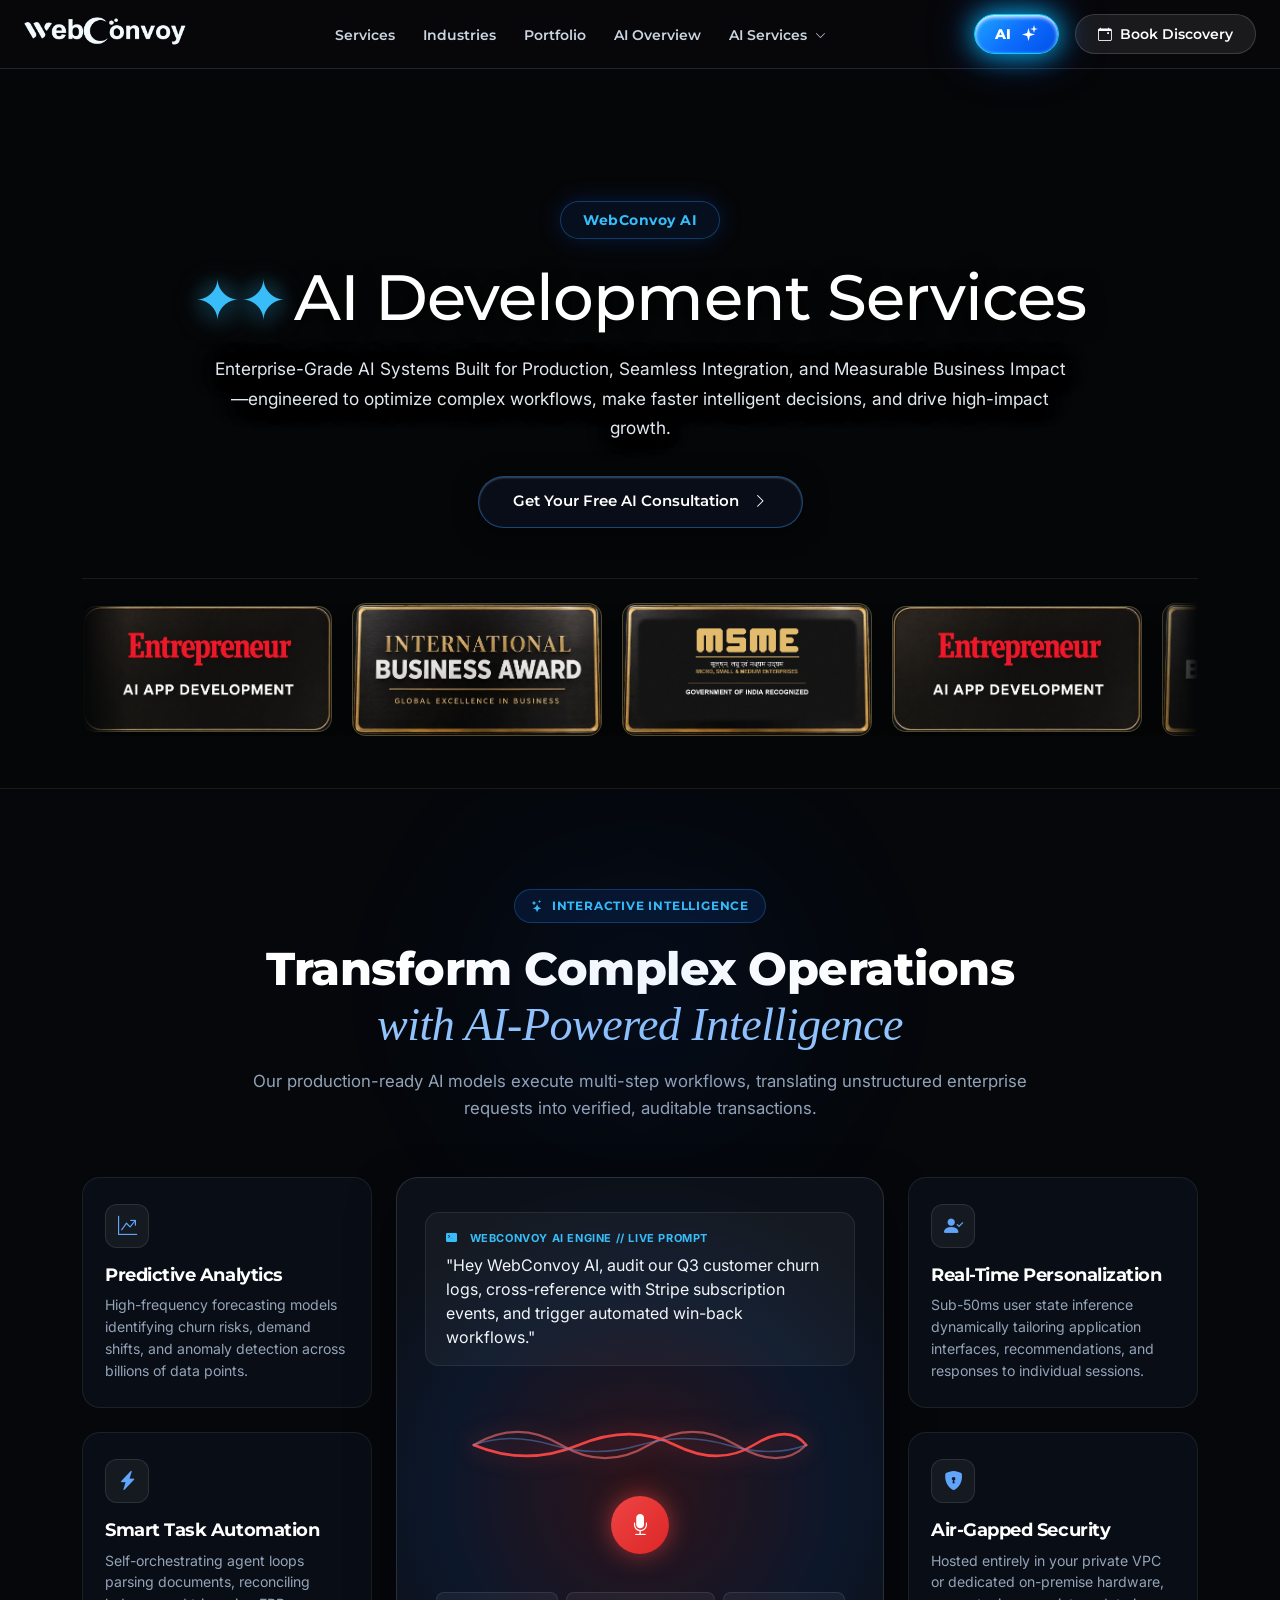
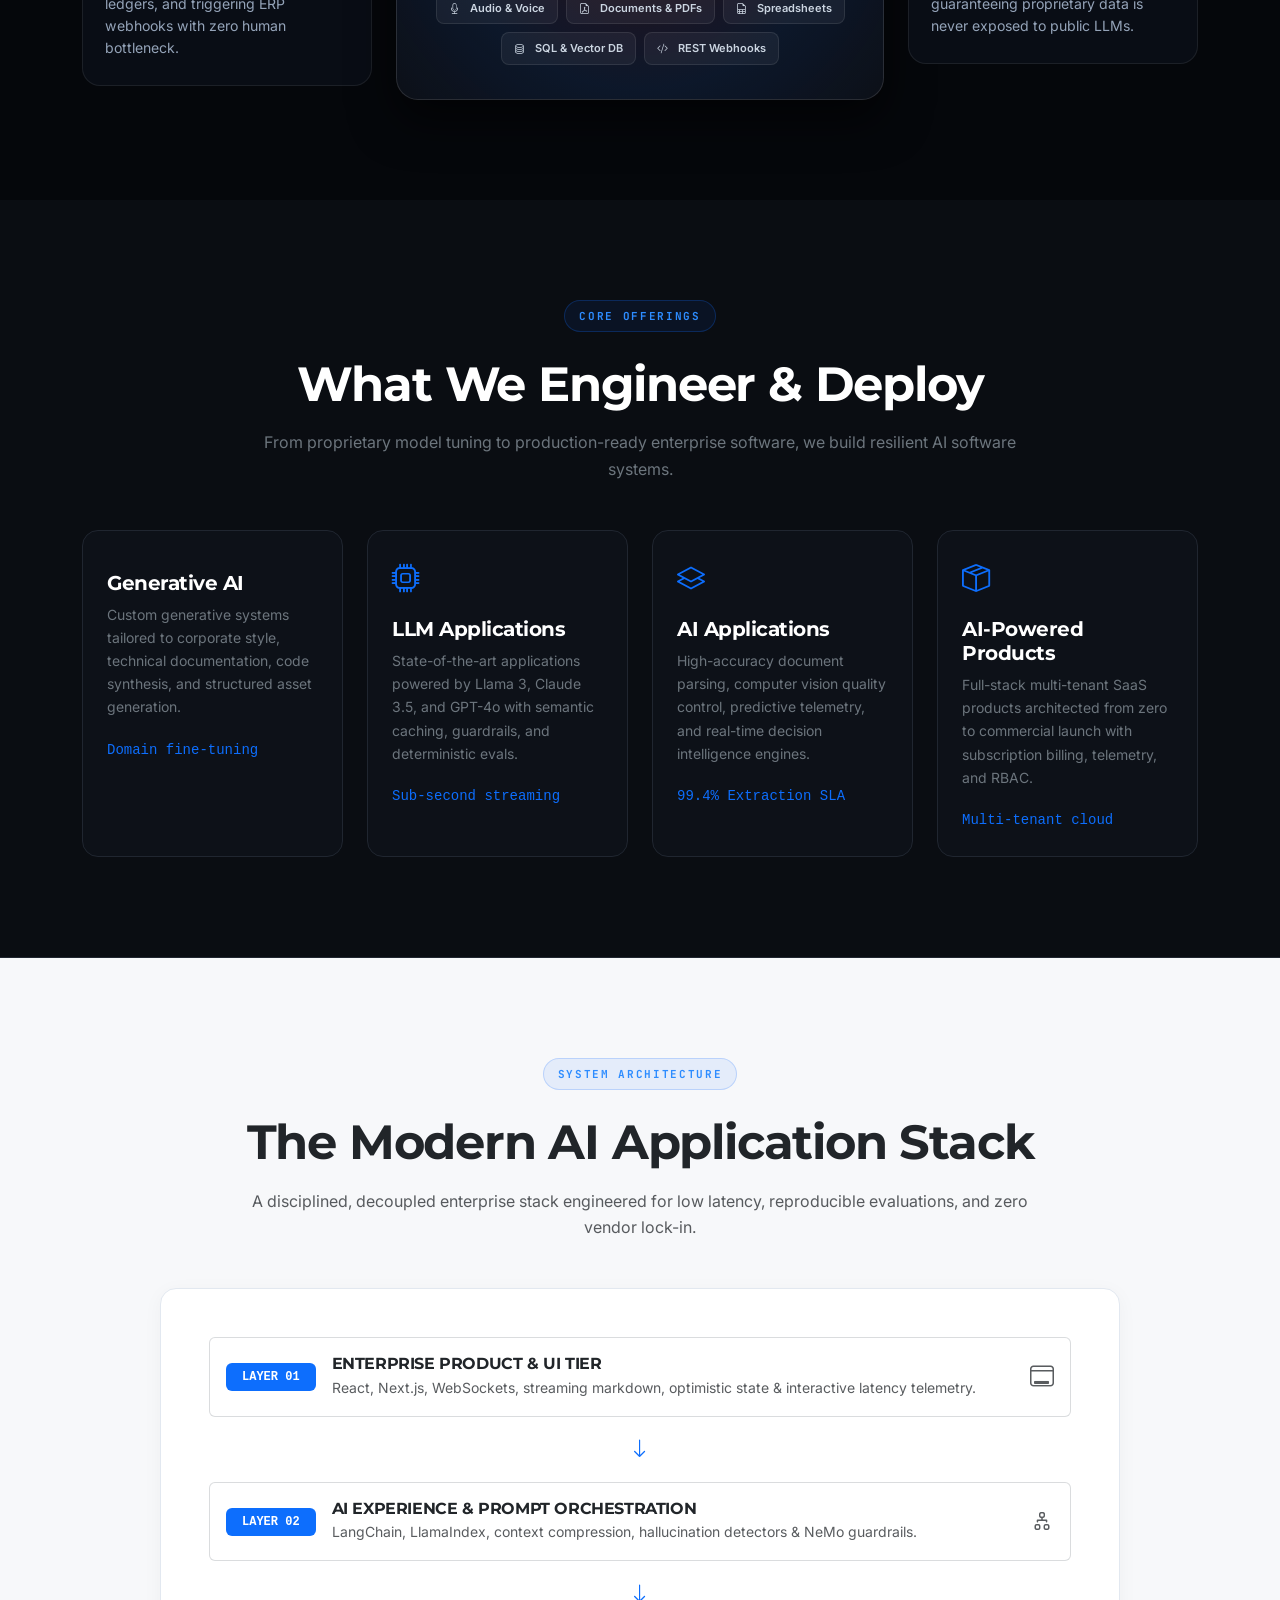
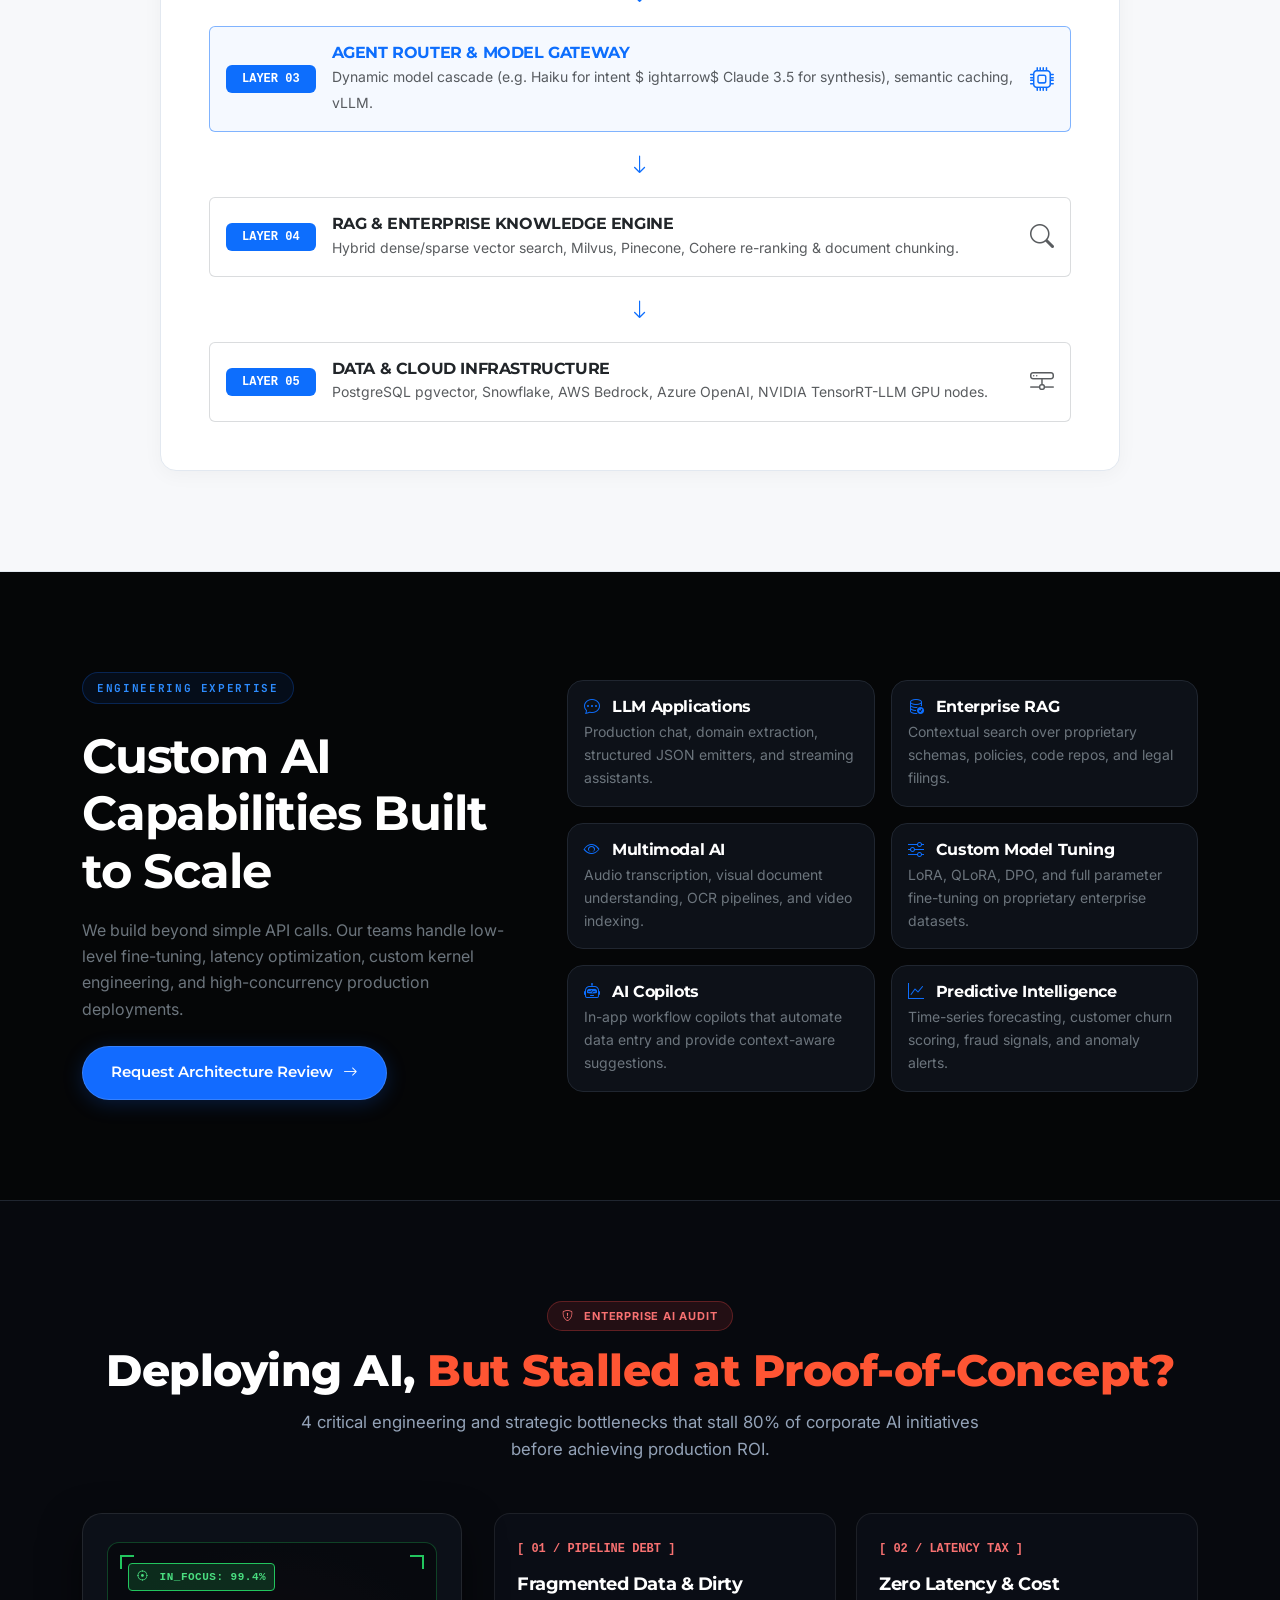
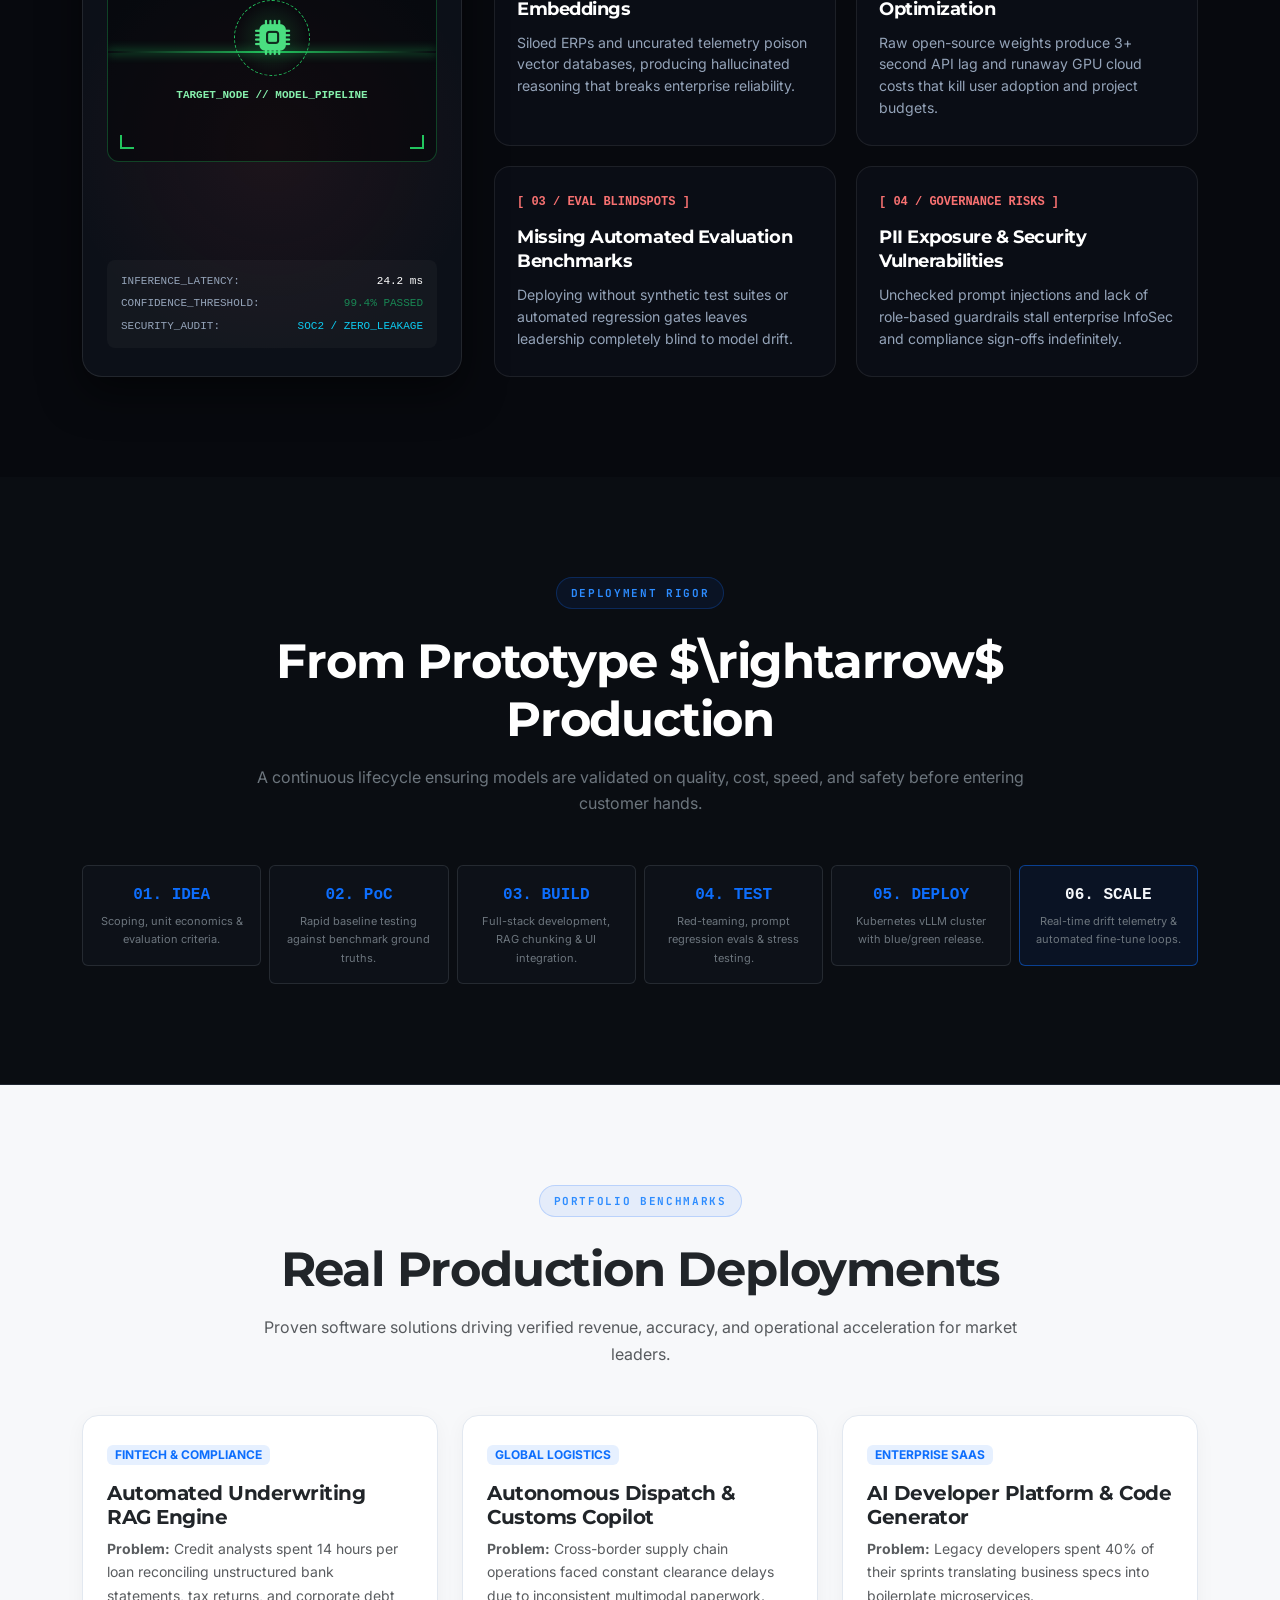
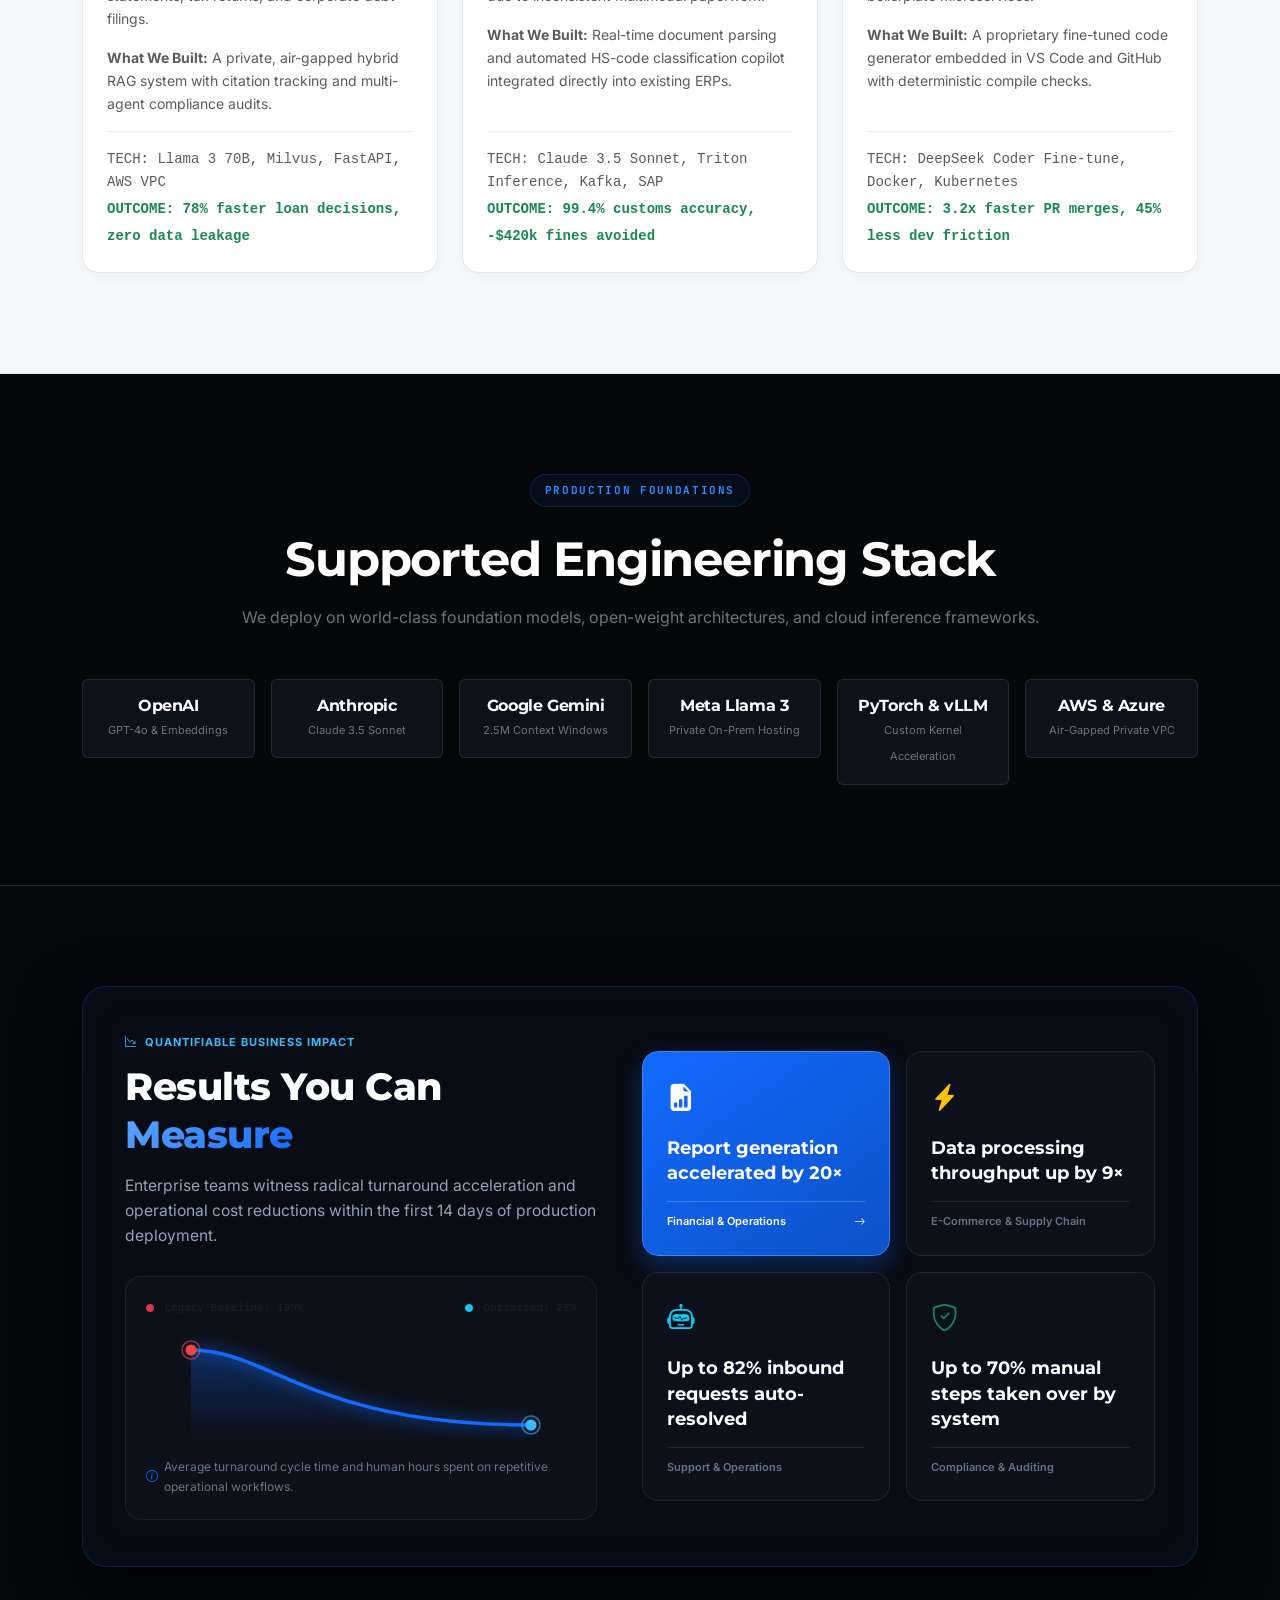
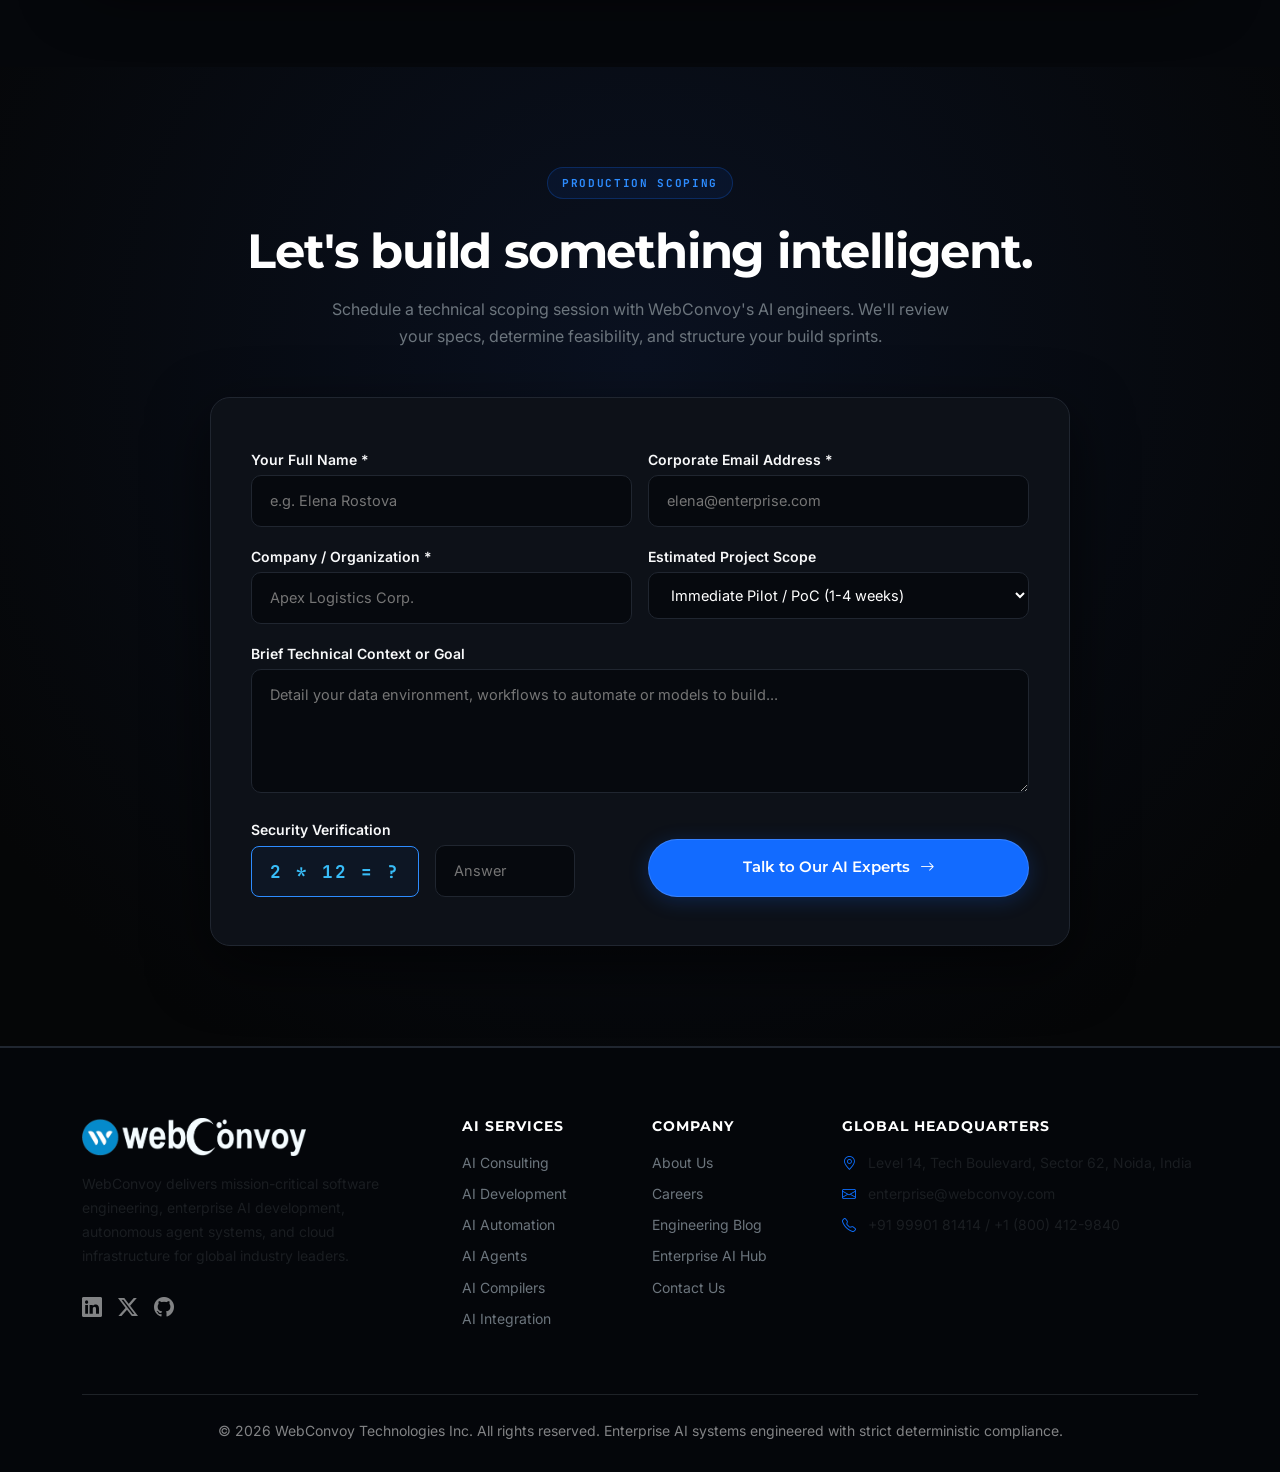
<file: ai-development.html>
<!DOCTYPE html>
<html lang="en">
<head>
    <link rel="icon" type="image/png" href="favicon.png">
    <link rel="shortcut icon" href="favicon.ico">
    <meta charset="UTF-8">
    <meta name="viewport" content="width=device-width, initial-scale=1.0">
    <title>Custom AI Development & Engineering Services | WebConvoy</title>
    <meta name="description" content="Architect, build, and deploy production-grade Generative AI applications, fine-tuned LLMs, enterprise RAG, and scalable AI SaaS with WebConvoy.">
    <link rel="canonical" href="https://www.webconvoy.com/ai-development" />
    

    <!-- Fonts & Bootstrap Icons -->
    <link rel="preconnect" href="https://fonts.googleapis.com">
    <link rel="preconnect" href="https://fonts.gstatic.com" crossorigin>
    <link href="https://fonts.googleapis.com/css2?family=Inter:wght@300;400;500;600;700;800&family=Montserrat:wght@400;500;600;700;800;900&family=JetBrains+Mono:wght@400;500;600;700&display=swap" rel="stylesheet">
    <link href="https://cdn.jsdelivr.net/npm/bootstrap@5.3.0/dist/css/bootstrap.min.css" rel="stylesheet">
    <link href="https://cdn.jsdelivr.net/npm/bootstrap-icons@1.11.1/font/bootstrap-icons.css" rel="stylesheet">

    <style>

        :root {
            --bg-dark: #050607;
            --surface-dark: #0a0d12;
            --card-dark: #0d1118;
            --border-dark: #202630;
            --text-dark: #f5f7fa;
            --muted-dark: #9ba4b2;

            --bg-light: #f7f8fa;
            --surface-light: #ffffff;
            --card-light: #ffffff;
            --border-light: #e2e8f0;
            --text-light: #101318;
            --muted-light: #64748b;

            --primary-blue: #126bff;
            --electric-blue: #2d8cff;
            --glow-blue: rgba(18, 107, 255, 0.22);
            --font-head: 'Geist', 'Inter Tight', 'Montserrat', sans-serif;
            --font-body: 'Inter', sans-serif;
            --font-mono: 'JetBrains Mono', monospace;
        }

        * { box-sizing: border-box; margin: 0; padding: 0; }

        body {
            background-color: var(--bg-dark);
            color: var(--text-dark);
            font-family: var(--font-body);
            overflow-x: hidden;
            line-height: 1.65;
            -webkit-font-smoothing: antialiased;
        }

        h1, h2, h3, h4, h5, h6 {
            font-family: var(--font-head);
            font-weight: 700;
            letter-spacing: -0.025em;
        }

        .hover-white:hover { color: #ffffff !important; }

        /* NAVBAR STYLES */
        .main-navbar-sticky {
            background: rgba(8, 9, 12, 0.88) !important;
            backdrop-filter: blur(20px);
            -webkit-backdrop-filter: blur(20px);
            border-bottom: 1px solid var(--border-dark);
            position: sticky;
            top: 0;
            z-index: 1000;
            padding: 14px 0;
            transition: all 0.3s ease;
        }
        .navbar-content-container {
            display: flex;
            align-items: center;
            justify-content: space-between;
            max-width: 1380px;
            margin: 0 auto;
            padding: 0 24px;
        }
        .nav-links-center { display: flex; align-items: center; gap: 28px; }
        .nav-link-item {
            color: #cbd5e1 !important;
            font-family: var(--font-head);
            font-size: 14px;
            font-weight: 600;
            text-decoration: none;
            transition: color 0.25s ease;
            position: relative;
        }
        .nav-link-item:hover { color: #ffffff !important; }
        .nav-cta-right { display: flex; align-items: center; gap: 16px; }
        .btn-nav-ai {
            position: relative;
            display: inline-flex;
            align-items: center;
            gap: 8px;
            padding: 8px 20px;
            height: 40px;
            border-radius: 999px;
            background: linear-gradient(135deg, #1ea7fd 0%, #0d6efd 50%, #004fe8 100%);
            color: #ffffff !important;
            text-decoration: none;
            font-family: var(--font-head);
            font-size: 13.5px;
            font-weight: 800;
            letter-spacing: 0.6px;
            border: 1px solid rgba(255, 255, 255, 0.6);
            box-shadow: 0 0 20px rgba(13, 110, 253, 0.65), inset 0 1.5px 2px rgba(255, 255, 255, 0.8);
            cursor: pointer;
            overflow: hidden;
            transition: all 0.3s cubic-bezier(0.175, 0.885, 0.32, 1.275);
            animation: aiPillPulseGlow 3s infinite ease-in-out;
        }
        .btn-nav-ai.active {
            box-shadow: 0 0 26px rgba(0, 210, 255, 0.8), 0 0 45px rgba(20, 104, 251, 0.6), inset 0 2px 4px #ffffff;
            border-color: #00d2ff;
        }
        @keyframes aiPillPulseGlow {
            0%, 100% { box-shadow: 0 0 16px rgba(13, 110, 253, 0.6), inset 0 1.5px 2px rgba(255, 255, 255, 0.8); }
            50% { box-shadow: 0 0 28px rgba(0, 210, 255, 0.9), 0 0 48px rgba(13, 110, 253, 0.5), inset 0 2px 4px #ffffff; }
        }
        .ai-sparkles-wrap {
            position: relative;
            width: 18px;
            height: 18px;
            display: inline-flex;
            align-items: center;
            justify-content: center;
        }
        .ai-star-main { width: 13px; height: 13px; fill: #ffffff; animation: aiStarTwinkle 2s infinite ease-in-out; }
        .ai-star-sub { position: absolute; width: 8px; height: 8px; top: 0px; right: 0px; fill: #ffffff; animation: aiStarTwinkle 2s infinite ease-in-out 0.5s; }
        @keyframes aiStarTwinkle {
            0%, 100% { transform: scale(0.85); opacity: 0.8; }
            50% { transform: scale(1.25) rotate(90deg); opacity: 1; }
        }
        .btn-appinv-contact {
            padding: 9px 22px;
            height: 40px;
            border-radius: 999px;
            background: rgba(255, 255, 255, 0.08);
            border: 1px solid rgba(255, 255, 255, 0.15);
            color: #ffffff !important;
            font-family: var(--font-head);
            font-size: 13.5px;
            font-weight: 600;
            text-decoration: none;
            display: inline-flex;
            align-items: center;
            gap: 8px;
            transition: all 0.25s ease;
        }
        .btn-appinv-contact:hover { background: #ffffff; color: #000000 !important; transform: translateY(-2px); }
                .nav-item-wrap { position: relative; }

        /* ==========================================================================
           HORIZONTAL AI SERVICES DROPDOWN (PREMIUM GLASS DOCK)
           ========================================================================== */
        .dropdown-ai-horizontal-panel {
            position: absolute !important;
            top: calc(100% + 14px) !important;
            left: 50% !important;
            transform: translateX(-50%) translateY(12px) !important;
            width: max-content !important;
            min-width: 820px !important;
            max-width: 95vw !important;
            background: rgba(6, 11, 24, 0.96) !important;
            backdrop-filter: blur(28px) !important;
            -webkit-backdrop-filter: blur(28px) !important;
            border: 1px solid rgba(56, 189, 248, 0.28) !important;
            border-radius: 20px !important;
            padding: 16px 20px !important;
            box-shadow: 0 24px 60px rgba(0, 0, 0, 0.85), 0 0 40px rgba(0, 102, 255, 0.25) !important;
            z-index: 1050 !important;
            opacity: 0 !important;
            visibility: hidden !important;
            pointer-events: none !important;
            transition: all 0.28s cubic-bezier(0.16, 1, 0.3, 1) !important;
        }

        .dropdown-ai-horizontal-panel::before {
            content: '';
            position: absolute;
            top: -20px;
            left: 0;
            width: 100%;
            height: 22px;
        }

        .nav-item-wrap:hover .dropdown-ai-horizontal-panel {
            transform: translateX(-50%) translateY(0) !important;
            opacity: 1 !important;
            visibility: visible !important;
            pointer-events: auto !important;
        }

        .ai-dropdown-horizontal-grid {
            display: flex !important;
            flex-direction: row !important;
            align-items: stretch !important;
            justify-content: space-between !important;
            gap: 12px !important;
        }

        .ai-nav-card {
            flex: 1 1 0 !important;
            min-width: 125px !important;
            max-width: 155px !important;
            display: flex !important;
            flex-direction: column !important;
            align-items: flex-start !important;
            gap: 10px !important;
            padding: 14px 14px 16px !important;
            background: rgba(255, 255, 255, 0.03) !important;
            border: 1px solid rgba(255, 255, 255, 0.07) !important;
            border-radius: 14px !important;
            text-decoration: none !important;
            transition: all 0.28s cubic-bezier(0.16, 1, 0.3, 1) !important;
        }

        .ai-nav-card:hover {
            background: rgba(0, 102, 255, 0.16) !important;
            border-color: rgba(56, 189, 248, 0.45) !important;
            transform: translateY(-3px) !important;
            box-shadow: 0 10px 25px rgba(0, 0, 0, 0.4), 0 0 20px rgba(0, 102, 255, 0.25) !important;
        }

        .ai-nav-card-icon {
            width: 38px !important;
            height: 38px !important;
            border-radius: 10px !important;
            display: flex !important;
            align-items: center !important;
            justify-content: center !important;
            font-size: 17px !important;
            transition: all 0.25s ease !important;
        }

        .ai-nav-card:hover .ai-nav-card-icon {
            transform: scale(1.1) !important;
        }

        .ai-nav-card-title {
            color: #ffffff !important;
            font-family: var(--font-head, 'Montserrat', sans-serif) !important;
            font-size: 13.5px !important;
            font-weight: 700 !important;
            line-height: 1.25 !important;
            margin: 0 !important;
        }

        .ai-nav-card-desc {
            color: #94a3b8 !important;
            font-size: 11px !important;
            line-height: 1.35 !important;
            margin: 0 !important;
            font-weight: 400 !important;
        }

        .ai-nav-card:hover .ai-nav-card-title {
            color: #38bdf8 !important;
        }

        @media (max-width: 1024px) {
            .dropdown-ai-horizontal-panel {
                min-width: 90vw !important;
            }
        }

        /* COMPONENTS & BUTTONS */
        .service-badge {
            display: inline-flex;
            align-items: center;
            gap: 8px;
            font-family: var(--font-mono);
            font-size: 11px;
            font-weight: 700;
            letter-spacing: 0.15em;
            color: var(--electric-blue);
            background: rgba(18, 107, 255, 0.08);
            border: 1px solid rgba(18, 107, 255, 0.25);
            padding: 6px 14px;
            border-radius: 999px;
            margin-bottom: 24px;
            text-transform: uppercase;
        }
        .btn-primary-wc {
            background: var(--primary-blue);
            color: #ffffff;
            font-family: var(--font-head);
            font-weight: 600;
            font-size: 14.5px;
            padding: 14px 28px;
            border-radius: 999px;
            text-decoration: none;
            display: inline-flex;
            align-items: center;
            gap: 10px;
            border: 1px solid rgba(255, 255, 255, 0.15);
            box-shadow: 0 4px 20px var(--glow-blue);
            transition: all 0.25s ease;
        }
        .btn-primary-wc:hover {
            background: var(--electric-blue);
            color: #ffffff;
            transform: translateY(-2px);
            box-shadow: 0 8px 30px rgba(18, 107, 255, 0.4);
        }
        .btn-secondary-wc {
            background: rgba(255, 255, 255, 0.05);
            color: #ffffff;
            font-family: var(--font-head);
            font-weight: 600;
            font-size: 14.5px;
            padding: 14px 28px;
            border-radius: 999px;
            text-decoration: none;
            display: inline-flex;
            align-items: center;
            gap: 10px;
            border: 1px solid var(--border-dark);
            transition: all 0.25s ease;
        }
        .btn-secondary-wc:hover {
            background: rgba(255, 255, 255, 0.1);
            color: #ffffff;
            border-color: rgba(255, 255, 255, 0.3);
            transform: translateY(-2px);
        }

        .section-dark {
            background: var(--bg-dark);
            color: var(--text-dark);
            padding: 100px 0;
            border-bottom: 1px solid var(--border-dark);
        }
        .section-dark-elevated {
            background: var(--surface-dark);
            color: var(--text-dark);
            padding: 100px 0;
            border-bottom: 1px solid var(--border-dark);
        }
        .section-white {
            background: var(--bg-light);
            color: var(--text-light);
            padding: 100px 0;
            border-bottom: 1px solid var(--border-light);
        }

        .wc-card-dark {
            background: var(--card-dark);
            border: 1px solid var(--border-dark);
            border-radius: 16px;
            padding: 32px;
            transition: all 0.3s ease;
            position: relative;
        }
        .wc-card-dark:hover {
            border-color: rgba(18, 107, 255, 0.45);
            transform: translateY(-4px);
            box-shadow: 0 16px 36px rgba(0, 0, 0, 0.5);
        }
        .wc-card-white {
            background: var(--card-light);
            border: 1px solid var(--border-light);
            border-radius: 16px;
            padding: 32px;
            box-shadow: 0 4px 20px rgba(0, 0, 0, 0.04);
            transition: all 0.3s ease;
            position: relative;
        }
        .wc-card-white:hover {
            border-color: rgba(18, 107, 255, 0.45);
            transform: translateY(-4px);
            box-shadow: 0 16px 36px rgba(0, 0, 0, 0.08);
        }

        .scoping-form-wrapper {
            max-width: 860px;
            margin: 0 auto;
            background: var(--card-dark);
            border: 1px solid var(--border-dark);
            border-radius: 20px;
            padding: 48px 40px;
            box-shadow: 0 20px 60px rgba(0, 0, 0, 0.6);
        }
        .form-control-wc {
            width: 100%;
            background: #06090e;
            border: 1px solid var(--border-dark);
            border-radius: 10px;
            padding: 13px 18px;
            color: #ffffff;
            font-family: var(--font-body);
            font-size: 14.5px;
            outline: none;
            transition: border-color 0.2s ease;
        }
        .form-control-wc:focus {
            border-color: var(--electric-blue);
            box-shadow: 0 0 0 3px rgba(18, 107, 255, 0.2);
        }

        /* Responsive Layouts */
        @media (max-width: 991px) {
            .hero-split-grid { grid-template-columns: 1fr !important; }
            .nav-links-center { display: none !important; }
            .section-dark, .section-dark-elevated, .section-white { padding: 70px 0; }
        }


    
        
        /* -------------------------------------------------------------
           INSPIRATION HERO STYLES (MATCHES USER SCREENSHOT REFERENCE)
           ------------------------------------------------------------- */
        .app-hero-section {
            position: relative;
            background: #050607;
            padding: 125px 0 45px 0;
            overflow: hidden;
            text-align: center;
            border-bottom: 1px solid rgba(255, 255, 255, 0.08);
            min-height: 720px;
            display: flex;
            align-items: center;
        }

        .hero-video-bg-container {
            position: absolute;
            inset: 0;
            width: 100%;
            height: 100%;
            overflow: hidden;
            z-index: 1;
            pointer-events: none;
        }

        .hero-bg-video {
            position: absolute;
            top: 0;
            left: 0;
            width: 100%;
            height: 100%;
            object-fit: cover;
            object-position: center 60%;
        }

        .hero-video-gradient-overlay {
            position: absolute;
            inset: 0;
            background: 
                radial-gradient(circle at 50% 48%, rgba(5, 6, 7, 0.55) 0%, rgba(5, 6, 7, 0.35) 45%, rgba(5, 6, 7, 0.82) 85%, #050607 100%),
                linear-gradient(180deg, rgba(5, 6, 7, 0.85) 0%, transparent 22%, transparent 78%, #050607 100%);
            pointer-events: none;
        }

        @media (max-width: 991px) {
            .app-hero-section {
                padding: 100px 0 35px 0;
                min-height: auto;
            }
            .hero-video-gradient-overlay {
                background: linear-gradient(180deg, rgba(5, 6, 7, 0.9) 0%, rgba(5, 6, 7, 0.75) 50%, #050607 100%);
            }
        }

        .app-brand-pill {
            position: relative;
            z-index: 2;
            display: inline-flex;
            align-items: center;
            gap: 8px;
            padding: 7px 22px;
            border-radius: 999px;
            background: rgba(18, 107, 255, 0.09);
            border: 1px solid rgba(45, 140, 255, 0.35);
            color: #38bdf8;
            font-family: var(--font-head);
            font-size: 13.5px;
            font-weight: 700;
            letter-spacing: 0.5px;
            margin-bottom: 22px;
            box-shadow: 0 0 24px rgba(18, 107, 255, 0.22);
        }

        .app-hero-title {
            position: relative;
            z-index: 2;
            font-family: var(--font-head);
            font-size: clamp(2.3rem, 5vw, 4.2rem);
            font-weight: 500;
            color: #ffffff;
            line-height: 1.14;
            letter-spacing: -0.015em;
            margin-bottom: 20px;
            max-width: 980px;
            margin-left: auto;
            margin-right: auto;
            text-shadow: 0 4px 20px rgba(0, 0, 0, 0.9);
        }

        .sparkle-icon {
            color: #38bdf8;
            margin-right: 8px;
            display: inline-block;
            font-size: 0.88em;
            filter: drop-shadow(0 0 10px rgba(56, 189, 248, 0.6));
        }

        .app-hero-subtitle {
            position: relative;
            z-index: 2;
            font-size: clamp(1.02rem, 1.35vw, 1.2rem);
            color: #e2e8f0;
            max-width: 860px;
            margin: 0 auto 34px auto;
            line-height: 1.7;
            font-weight: 400;
            text-shadow: 0 2px 14px rgba(0, 0, 0, 0.95), 0 0 24px rgba(0, 0, 0, 0.9);
        }

        .app-hero-cta-btn {
            position: relative;
            z-index: 2;
            display: inline-flex;
            align-items: center;
            gap: 10px;
            padding: 13px 34px;
            border-radius: 999px;
            background: rgba(10, 16, 26, 0.85);
            border: 1px solid rgba(45, 140, 255, 0.45);
            color: #ffffff !important;
            text-decoration: none;
            font-family: var(--font-head);
            font-size: 14.5px;
            font-weight: 600;
            box-shadow: 0 4px 24px rgba(0, 0, 0, 0.5), inset 0 1px 2px rgba(255, 255, 255, 0.25);
            transition: all 0.25s ease;
        }

        .app-hero-cta-btn:hover {
            border-color: #2d8cff;
            background: rgba(18, 107, 255, 0.25);
            box-shadow: 0 0 30px rgba(18, 107, 255, 0.5), inset 0 1px 3px rgba(255, 255, 255, 0.4);
            transform: translateY(-2px);
            color: #ffffff !important;
        }

        /* Docked "Trusted by" Strip at base of Hero */
        .hero-trusted-dock {
            position: relative;
            z-index: 2;
            margin-top: 55px;
            padding-top: 24px;
            border-top: 1px solid rgba(255, 255, 255, 0.08);
            display: flex;
            align-items: center;
            justify-content: flex-start;
            gap: 28px;
            overflow-x: auto;
            scrollbar-width: none;
        }
        .hero-trusted-dock::-webkit-scrollbar { display: none; }

        .trusted-by-badge {
            background: rgba(18, 107, 255, 0.16);
            border: 1px solid rgba(45, 140, 255, 0.35);
            color: #38bdf8;
            font-family: var(--font-head);
            font-size: 13px;
            font-weight: 700;
            padding: 6px 18px;
            border-radius: 6px;
            white-space: nowrap;
            letter-spacing: 0.3px;
        }

        .trusted-logos-flex {
            display: flex;
            align-items: center;
            gap: 40px;
            flex-wrap: nowrap;
        }

        .trusted-logo-item {
            display: inline-flex;
            align-items: center;
            opacity: 0.65;
            transition: all 0.25s ease;
            white-space: nowrap;
        }

        .trusted-logo-item:hover {
            opacity: 1;
            transform: scale(1.05);
        }

        .trusted-logo-unit {
            max-height: 24px;
            max-width: 110px;
            object-fit: contain;
            filter: grayscale(1) brightness(1.7) contrast(1.1);
            transition: filter 0.25s ease;
        }

        .trusted-logo-item:hover .trusted-logo-unit {
            filter: grayscale(0) brightness(1);
        }

        .trusted-logo-text {
            font-family: var(--font-head);
            font-size: 12.5px;
            color: #cbd5e1;
            font-weight: 600;
            letter-spacing: 0.5px;
        }

    */
        .hero-trusted-dock {
            position: relative;
            z-index: 2;
            margin-top: 60px;
            padding-top: 26px;
            border-top: 1px solid rgba(255, 255, 255, 0.08);
            display: flex;
            align-items: center;
            justify-content: flex-start;
            gap: 28px;
            overflow-x: auto;
            scrollbar-width: none;
        }
        .hero-trusted-dock::-webkit-scrollbar { display: none; }

        .trusted-by-badge {
            background: rgba(18, 107, 255, 0.16);
            border: 1px solid rgba(45, 140, 255, 0.35);
            color: #38bdf8;
            font-family: var(--font-head);
            font-size: 13px;
            font-weight: 700;
            padding: 6px 18px;
            border-radius: 6px;
            white-space: nowrap;
            letter-spacing: 0.3px;
        }

        .trusted-logos-flex {
            display: flex;
            align-items: center;
            gap: 40px;
            flex-wrap: nowrap;
        }

        .trusted-logo-item {
            display: inline-flex;
            align-items: center;
            opacity: 0.65;
            transition: all 0.25s ease;
            white-space: nowrap;
        }

        .trusted-logo-item:hover {
            opacity: 1;
            transform: scale(1.05);
        }

        .trusted-logo-unit {
            max-height: 24px;
            max-width: 110px;
            object-fit: contain;
            filter: grayscale(1) brightness(1.7) contrast(1.1);
            transition: filter 0.25s ease;
        }

        .trusted-logo-item:hover .trusted-logo-unit {
            filter: grayscale(0) brightness(1);
        }

        .trusted-logo-text {
            font-family: var(--font-head);
            font-size: 12.5px;
            color: #cbd5e1;
            font-weight: 600;
            letter-spacing: 0.5px;
        }

    
        /* -------------------------------------------------------------
           HORIZONTAL ALWAYS-MOVING AWARDS SLIDER (BELOW HERO)
           ------------------------------------------------------------- */
        .hero-awards-horizontal-dock {
            position: relative;
            z-index: 2;
            margin-top: 50px;
            padding-top: 24px;
            border-top: 1px solid rgba(255, 255, 255, 0.08);
            display: flex;
            align-items: center;
            width: 100%;
            overflow: hidden;
        }

        

        .hero-awards-horizontal-wrapper {
            position: relative;
            flex: 1;
            overflow: hidden;
            mask-image: linear-gradient(90deg, transparent 0%, rgba(0, 0, 0, 1) 4%, rgba(0, 0, 0, 1) 96%, transparent 100%);
            -webkit-mask-image: linear-gradient(90deg, transparent 0%, rgba(0, 0, 0, 1) 4%, rgba(0, 0, 0, 1) 96%, transparent 100%);
        }

        .hero-awards-horizontal-track {
            display: flex;
            align-items: center;
            gap: 20px;
            width: max-content;
            animation: awardsHorizontalScroll 24s linear infinite;
            will-change: transform;
        }

        .hero-awards-horizontal-track:hover {
            animation-play-state: paused;
        }

        @keyframes awardsHorizontalScroll {
            0% {
                transform: translateX(0);
            }
            100% {
                transform: translateX(-50%);
            }
        }

        .hero-award-h-card {
            position: relative;
            flex-shrink: 0;
            width: 250px;
            background: #0d121c;
            border-radius: 14px;
            overflow: hidden;
            box-shadow: 0 8px 24px rgba(0, 0, 0, 0.6);
            border: 1px solid rgba(212, 175, 55, 0.35);
            transition: all 0.3s ease;
            cursor: pointer;
        }

        .hero-award-h-card:hover {
            transform: translateY(-4px);
            border-color: rgba(255, 215, 0, 0.85);
            box-shadow: 0 12px 30px rgba(212, 175, 55, 0.35);
            filter: brightness(1.08);
        }

        .hero-award-h-card img {
            width: 100%;
            height: auto;
            display: block;
            object-fit: cover;
            border-radius: 13px;
        }

        @media (max-width: 991px) {
            .hero-awards-horizontal-dock {
                flex-direction: column;
                align-items: center;
                gap: 16px;
            }
            .hero-award-h-card {
                width: 210px;
            }
        }

    
        /* ==========================================================================
           FULLSCREEN MOBILE MENU OVERLAY & MOBILE RESPONSIVE REFINEMENTS
           ========================================================================== */
        .mobile-menu-overlay {
            position: fixed !important;
            top: 0 !important;
            left: 0 !important;
            width: 100vw !important;
            height: 100vh !important;
            height: 100dvh !important;
            background: rgba(4, 7, 14, 0.98) !important;
            backdrop-filter: blur(25px) !important;
            -webkit-backdrop-filter: blur(25px) !important;
            z-index: 999999 !important;
            display: flex !important;
            flex-direction: column !important;
            opacity: 0 !important;
            visibility: hidden !important;
            pointer-events: none !important;
            transform: translateX(100%) !important;
            transition: all 0.35s cubic-bezier(0.16, 1, 0.3, 1) !important;
            overflow-y: auto !important;
            -webkit-overflow-scrolling: touch !important;
        }

        .mobile-menu-overlay.show {
            opacity: 1 !important;
            visibility: visible !important;
            pointer-events: auto !important;
            transform: translateX(0) !important;
        }

        .mobile-menu-overlay .menu-header {
            display: flex !important;
            align-items: center !important;
            justify-content: space-between !important;
            padding: 16px 20px !important;
            border-bottom: 1px solid rgba(255, 255, 255, 0.1) !important;
            flex-shrink: 0 !important;
            background: rgba(8, 12, 22, 0.92) !important;
        }

        .mobile-menu-overlay .menu-close {
            width: 42px !important;
            height: 42px !important;
            border-radius: 50% !important;
            background: rgba(255, 255, 255, 0.08) !important;
            border: 1px solid rgba(255, 255, 255, 0.15) !important;
            color: #ffffff !important;
            display: flex !important;
            align-items: center !important;
            justify-content: center !important;
            cursor: pointer !important;
            padding: 0 !important;
            transition: all 0.2s ease !important;
        }

        .mobile-menu-overlay .menu-close:hover {
            background: rgba(255, 255, 255, 0.2) !important;
            transform: scale(1.08) !important;
        }

        .mobile-menu-overlay ul {
            list-style: none !important;
            padding: 20px 20px 10px !important;
            margin: 0 !important;
            display: flex !important;
            flex-direction: column !important;
            gap: 8px !important;
        }

        .mobile-menu-overlay ul li a.nav-link {
            display: flex !important;
            align-items: center !important;
            justify-content: space-between !important;
            padding: 13px 16px !important;
            border-radius: 12px !important;
            color: #f1f5f9 !important;
            font-family: var(--font-head) !important;
            font-size: 15.5px !important;
            font-weight: 600 !important;
            text-decoration: none !important;
            background: rgba(255, 255, 255, 0.04) !important;
            border: 1px solid rgba(255, 255, 255, 0.07) !important;
            transition: all 0.2s ease !important;
        }

        .mobile-menu-overlay ul li a.nav-link:hover,
        .mobile-menu-overlay ul li a.nav-link:active {
            background: rgba(0, 102, 255, 0.18) !important;
            border-color: rgba(56, 189, 248, 0.35) !important;
            color: #38bdf8 !important;
        }

        .mobile-menu-overlay .btn-hire {
            margin: 14px 20px 32px !important;
            padding: 14px 22px !important;
            background: linear-gradient(135deg, #0066ff, #00d2ff) !important;
            color: #ffffff !important;
            font-family: var(--font-head) !important;
            font-size: 15px !important;
            font-weight: 700 !important;
            border-radius: 999px !important;
            text-align: center !important;
            text-decoration: none !important;
            display: block !important;
            box-shadow: 0 4px 20px rgba(0, 102, 255, 0.4) !important;
        }

        /* Mobile Navbar & Global Overflow Prevention */
        @media (max-width: 991px) {
            .nav-links-center { display: none !important; }
            .nav-cta-right .btn-appinv-contact { display: none !important; }
        }

        @media (max-width: 768px) {
            html, body { overflow-x: hidden !important; width: 100% !important; max-width: 100vw !important; }
            .hero-awards-horizontal-dock { flex-direction: column !important; align-items: center !important; gap: 16px !important; }
            .hero-award-h-card { width: 100% !important; max-width: 280px !important; }
        }

        @media (max-width: 480px) {
            .nav-cta-right .btn-nav-ai {
                padding: 6px 14px !important;
                display: inline-flex !important;
            }
            .nav-cta-right .btn-nav-ai span.ai-badge-text {
                display: inline-block !important;
            }
        }

    
        /* ==========================================================================
           UNIFIED BULLETPROOF MOBILE NAVBAR RESPONSIVENESS
           ========================================================================== */
        @media (max-width: 991px) {
            .nav-links-center {
                display: none !important;
            }
            .nav-cta-right .btn-appinv-contact {
                display: none !important;
            }
            .nav-cta-right {
                display: flex !important;
                align-items: center !important;
                gap: 10px !important;
            }
        }

        @media (max-width: 576px) {
            html, body {
                overflow-x: hidden !important;
                width: 100% !important;
                max-width: 100vw !important;
            }
            .main-navbar-sticky {
                padding: 10px 0 !important;
            }
            .navbar-content-container {
                padding: 0 16px !important;
            }
            .navbar-brand img, 
            .navbar-content-container a img,
            .navbar-content-container img {
                height: 32px !important;
                max-width: 130px !important;
                width: auto !important;
                object-fit: contain !important;
            }
            .btn-nav-ai {
                padding: 6px 12px !important;
                height: 34px !important;
                font-size: 12px !important;
                gap: 6px !important;
            }
            .btn-nav-ai span.ai-badge-text {
                font-size: 12px !important;
            }
            .nav-cta-right {
                display: flex !important;
                align-items: center !important;
                gap: 8px !important;
            }
            #menuToggle {
                padding: 4px !important;
                background: transparent !important;
                border: none !important;
                display: inline-flex !important;
                align-items: center !important;
                justify-content: center !important;
            }
            #menuToggle svg {
                width: 26px !important;
                height: 20px !important;
            }
        }

    
        /* ==========================================================================
           COLLAPSIBLE AI SERVICES ACCORDION IN MOBILE HAMBURGER MENU
           ========================================================================== */
        .mobile-menu-item-group {
            border-radius: 14px !important;
            background: rgba(14, 24, 48, 0.45) !important;
            border: 1px solid rgba(56, 189, 248, 0.22) !important;
            overflow: hidden !important;
            margin: 4px 0 8px !important;
            transition: all 0.25s ease !important;
        }

        .mobile-group-header {
            display: flex !important;
            align-items: center !important;
            justify-content: space-between !important;
            padding: 13px 16px !important;
            cursor: pointer !important;
            user-select: none !important;
            background: rgba(255, 255, 255, 0.03) !important;
        }

        .mobile-group-label {
            font-family: var(--font-head) !important;
            font-size: 15px !important;
            font-weight: 700 !important;
            color: #38bdf8 !important;
            display: flex !important;
            align-items: center !important;
            gap: 10px !important;
        }

        .mobile-group-arrow {
            color: #38bdf8 !important;
            font-size: 13px !important;
            transition: transform 0.25s ease !important;
        }

        .mobile-menu-item-group.open .mobile-group-arrow {
            transform: rotate(180deg) !important;
        }

        .mobile-submenu-panel {
            display: flex !important;
            flex-direction: column !important;
            gap: 6px !important;
            padding: 8px 10px 12px 10px !important;
            border-top: 1px solid rgba(56, 189, 248, 0.12) !important;
        }

        .mobile-menu-item-group:not(.open) .mobile-submenu-panel {
            display: none !important;
        }

        .mobile-sub-link {
            display: flex !important;
            align-items: center !important;
            gap: 12px !important;
            padding: 9px 12px !important;
            border-radius: 10px !important;
            color: #cbd5e1 !important;
            text-decoration: none !important;
            background: rgba(255, 255, 255, 0.02) !important;
            border: 1px solid rgba(255, 255, 255, 0.05) !important;
            transition: all 0.2s ease !important;
        }

        .mobile-sub-link:hover,
        .mobile-sub-link:active {
            background: rgba(0, 102, 255, 0.2) !important;
            border-color: rgba(56, 189, 248, 0.4) !important;
            color: #ffffff !important;
            transform: translateX(3px) !important;
        }

        .mobile-sub-link i {
            font-size: 18px !important;
            width: 26px !important;
            text-align: center !important;
            flex-shrink: 0 !important;
        }

        .mobile-sub-link div {
            display: flex !important;
            flex-direction: column !important;
            line-height: 1.25 !important;
        }

        .mobile-sub-link strong {
            font-family: var(--font-head) !important;
            font-size: 13.5px !important;
            color: #ffffff !important;
            font-weight: 600 !important;
        }

        .mobile-sub-link span {
            font-size: 11px !important;
            color: #94a3b8 !important;
            margin-top: 2px !important;
        }

        .mobile-sub-link.highlight-overview {
            background: rgba(18, 107, 255, 0.14) !important;
            border-color: rgba(56, 189, 248, 0.3) !important;
        }

        .mobile-sub-link.highlight-overview strong {
            color: #38bdf8 !important;
        }

    </style>
    <link rel="stylesheet" href="editorial-components.css">
</head>
<body>
    <!-- ORIGINAL NAVBAR (100% PRESERVED & UNTOUCHED) -->
    <nav class="main-navbar-sticky">
        <div class="navbar-content-container">
            <!-- Brand Logo -->
            <a href="index.html" class="navbar-brand">
                <img src="nav_logo_white.png" alt="WebConvoy AI Logo" style="height: 40px; width: auto; object-fit: contain;">
            </a>

            <!-- Central Navigation Links -->
            <div class="nav-links-center">
                <div class="nav-item-wrap">
                    <a href="index.html#services-orbit-section" class="nav-link-item">Services</a>
                </div>
                <div class="nav-item-wrap">
                    <a href="index.html#industries-showcase" class="nav-link-item">Industries</a>
                </div>
                <div class="nav-item-wrap">
                    <a href="portfolio.html" class="nav-link-item">Portfolio</a>
                </div>
                <div class="nav-item-wrap">
                    <a href="ai.html" class="nav-link-item">AI Overview</a>
                </div>
                                <!-- AI Services Horizontal Dropdown -->
                <div class="nav-item-wrap">
                    <a href="ai.html" class="nav-link-item">AI Services <i class="bi bi-chevron-down nav-caret ms-1" style="font-size: 11px;"></i></a>
                    <div class="dropdown-floating-panel dropdown-ai-horizontal-panel">
                        <div class="ai-dropdown-horizontal-grid">
                            <a href="ai-consulting.html" class="ai-nav-card">
                                <div class="ai-nav-card-icon" style="background: rgba(56, 189, 248, 0.15); color: #38bdf8;">
                                    <i class="bi bi-compass"></i>
                                </div>
                                <div class="ai-nav-card-title">AI Consulting</div>
                                <div class="ai-nav-card-desc">Roadmaps &amp; Strategy</div>
                            </a>
                            <a href="ai-development.html" class="ai-nav-card">
                                <div class="ai-nav-card-icon" style="background: rgba(99, 102, 241, 0.15); color: #818cf8;">
                                    <i class="bi bi-cpu"></i>
                                </div>
                                <div class="ai-nav-card-title">AI Development</div>
                                <div class="ai-nav-card-desc">LLMs &amp; RAG Systems</div>
                            </a>
                            <a href="ai-automation.html" class="ai-nav-card">
                                <div class="ai-nav-card-icon" style="background: rgba(16, 185, 129, 0.15); color: #34d399;">
                                    <i class="bi bi-gear-wide-connected"></i>
                                </div>
                                <div class="ai-nav-card-title">AI Automation</div>
                                <div class="ai-nav-card-desc">Cognitive Ops &amp; OCR</div>
                            </a>
                            <a href="ai-agents.html" class="ai-nav-card">
                                <div class="ai-nav-card-icon" style="background: rgba(236, 72, 153, 0.15); color: #f472b6;">
                                    <i class="bi bi-robot"></i>
                                </div>
                                <div class="ai-nav-card-title">AI Agents</div>
                                <div class="ai-nav-card-desc">Autonomous Workflows</div>
                            </a>
                            <a href="ai-compiler.html" class="ai-nav-card">
                                <div class="ai-nav-card-icon" style="background: rgba(245, 158, 11, 0.15); color: #fbbf24;">
                                    <i class="bi bi-lightning-charge"></i>
                                </div>
                                <div class="ai-nav-card-title">AI Compilers</div>
                                <div class="ai-nav-card-desc">Tensor Optimization</div>
                            </a>
                            <a href="ai-integration.html" class="ai-nav-card">
                                <div class="ai-nav-card-icon" style="background: rgba(168, 85, 247, 0.15); color: #c084fc;">
                                    <i class="bi bi-diagram-3"></i>
                                </div>
                                <div class="ai-nav-card-title">AI Integration</div>
                                <div class="ai-nav-card-desc">APIs &amp; Connectors</div>
                            </a>
                        </div>
                    </div>
                </div>
            </div>

            <!-- Right CTAs -->
            <div class="nav-cta-right">
                <!-- AI Active Pill Button -->
                <a href="ai.html" class="btn-nav-ai active" title="Dedicated Enterprise AI Solutions">
                    <span class="ai-badge-text">AI</span>
                    <span class="ai-sparkles-wrap">
                        <svg class="ai-star-main" viewBox="0 0 24 24">
                            <path d="M12 0L14.59 9.41L24 12L14.59 14.59L12 24L9.41 14.59L0 12L9.41 9.41L12 0Z" />
                        </svg>
                        <svg class="ai-star-sub" viewBox="0 0 24 24">
                            <path d="M12 0L14.59 9.41L24 12L14.59 14.59L12 24L9.41 14.59L0 12L9.41 9.41L12 0Z" />
                        </svg>
                    </span>
                </a>

                <a href="#scoping-consultation" class="btn-appinv-contact">
                    <i class="bi bi-calendar-event"></i> Book Discovery
                </a>

                <!-- Mobile Toggler -->
                <button class="navbar-toggler d-lg-none" type="button" id="menuToggle" style="border: none; background: transparent;">
                    <span class="custom-toggler-icon" style="color: #fff; font-size: 26px;">&#9776;</span>
                </button>
            </div>
        </div>
    </nav>

    <!-- Mobile Fullscreen Menu -->
    <div class="mobile-menu-overlay d-lg-none" id="mobileMenu">
        <!-- Top Navbar Section -->
        <div class="menu-header">
            <a class="navbar-brand" href="index.html">
                <img src="nav_logo_white.png" alt="Logo" style="height: 38px; width: auto; object-fit: contain;">
            </a>
            <button class="menu-close" id="closeMenu" aria-label="Close navigation menu">
                <svg width="22" height="22" viewBox="0 0 24 24" fill="none" stroke="#FFFFFF" stroke-width="2.5" stroke-linecap="round" stroke-linejoin="round">
                    <line x1="18" y1="6" x2="6" y2="18"></line>
                    <line x1="6" y1="6" x2="18" y2="18"></line>
                </svg>
            </button>
        </div>

        <!-- Navigation List -->
        <ul>
                        <!-- Expandable AI Services Group with all 6 Subpages -->
            <li class="mobile-menu-item-group open" id="mobileAiGroup">
                <div class="mobile-group-header" onclick="toggleMobileAiMenu(event)">
                    <span class="mobile-group-label">
                        <i class="bi bi-cpu"></i> AI Services
                    </span>
                    <i class="bi bi-chevron-down mobile-group-arrow"></i>
                </div>
                <div class="mobile-submenu-panel" id="mobileAiSubmenu">
                    <a href="ai.html" class="mobile-sub-link highlight-overview">
                        <i class="bi bi-stars"></i>
                        <div>
                            <strong>AI Overview</strong>
                            <span>Enterprise Architecture &amp; Solutions</span>
                        </div>
                    </a>
                    <a href="ai-consulting.html" class="mobile-sub-link">
                        <i class="bi bi-compass" style="color: #38bdf8;"></i>
                        <div>
                            <strong>AI Consulting</strong>
                            <span>Roadmaps &amp; Strategy</span>
                        </div>
                    </a>
                    <a href="ai-development.html" class="mobile-sub-link">
                        <i class="bi bi-cpu" style="color: #818cf8;"></i>
                        <div>
                            <strong>AI Development</strong>
                            <span>LLMs &amp; RAG Systems</span>
                        </div>
                    </a>
                    <a href="ai-automation.html" class="mobile-sub-link">
                        <i class="bi bi-gear-wide-connected" style="color: #34d399;"></i>
                        <div>
                            <strong>AI Automation</strong>
                            <span>Cognitive Ops &amp; OCR</span>
                        </div>
                    </a>
                    <a href="ai-agents.html" class="mobile-sub-link">
                        <i class="bi bi-robot" style="color: #f472b6;"></i>
                        <div>
                            <strong>AI Agents</strong>
                            <span>Autonomous Workflows</span>
                        </div>
                    </a>
                    <a href="ai-compiler.html" class="mobile-sub-link">
                        <i class="bi bi-lightning-charge" style="color: #fbbf24;"></i>
                        <div>
                            <strong>AI Compilers</strong>
                            <span>Tensor Optimization</span>
                        </div>
                    </a>
                    <a href="ai-integration.html" class="mobile-sub-link">
                        <i class="bi bi-diagram-3" style="color: #c084fc;"></i>
                        <div>
                            <strong>AI Integration</strong>
                            <span>APIs &amp; Connectors</span>
                        </div>
                    </a>
                </div>
            </li>
            <li><a class="nav-link" href="index.html#services-orbit-section">Services</a></li>
            <li><a class="nav-link" href="portfolio.html">Portfolio</a></li>
            <li><a class="nav-link" href="about-us.html">About Us</a></li>
            <li><a class="nav-link" href="index.html#industries-showcase">Industries</a></li>
            <li><a class="nav-link" href="#scoping-consultation">Contact Us</a></li>
        </ul>

        <!-- Bottom Button -->
        <a href="#scoping-consultation" class="btn btn-hire">Book Discovery Consultation</a>
    </div>



    <!-- 01. HERO SECTION (DARK PRODUCT INTERFACE) -->
        <!-- 01. INSPIRATION HERO SECTION (MATCHING APPTUNIX REFERENCE) -->
        <!-- 01. INSPIRATION HERO SECTION (MATCHING APPTUNIX REFERENCE) -->
    <section class="app-hero-section" id="hero">
        <div class="hero-video-bg-container">
            <video class="hero-bg-video" autoplay loop muted playsinline>
                <source src="Blue_energy_portal_animation_20260914170119.mp4" type="video/mp4">
            </video>
            <div class="hero-video-gradient-overlay"></div>
        </div>
        <div class="container position-relative" style="z-index: 3;">
            <!-- Eyebrow Pill -->
            <div>
                <span class="app-brand-pill">
                    WebConvoy AI
                </span>
            </div>

            <!-- Big Sparkle Headline -->
            <h1 class="app-hero-title">
                <span class="sparkle-icon">✦✦</span>AI Development Services
            </h1>

            <!-- Subtitle -->
            <p class="app-hero-subtitle">
                Enterprise-Grade AI Systems Built for Production, Seamless Integration, and Measurable Business Impact—engineered to optimize complex workflows, make faster intelligent decisions, and drive high-impact growth.
            </p>

            <!-- Rounded Pill CTA -->
            <div>
                <a href="#scoping-consultation" class="app-hero-cta-btn">
                    Get Your Free AI Consultation <i class="bi bi-chevron-right ms-1"></i>
                </a>
            </div>

                        <!-- DOCKED TRUSTED BY LOGO STRIP (MATCHING REFERENCE INSPIRATION) -->
                        <!-- HORIZONTAL CONTINUOUS MOVING AWARDS TICKER (REPLACED TRUSTED-BY) -->
            <div class="hero-awards-horizontal-dock">
                <div class="hero-awards-horizontal-wrapper" id="heroAwardsHorizontal">
                    <div class="hero-awards-horizontal-track">
                        <!-- Group 1 -->
                        <div class="hero-award-h-card" title="Entrepreneur - AI App Development">
                            <img src="award_entrepreneur.png" alt="Entrepreneur - AI App Development">
                        </div>
                        <div class="hero-award-h-card" title="International Business Award - Global Excellence in Business">
                            <img src="award_intl_business.png" alt="International Business Award - Global Excellence in Business">
                        </div>
                        <div class="hero-award-h-card" title="MSME - Government of India Recognized">
                            <img src="award_msme.png" alt="MSME - Government of India Recognized">
                        </div>
                        <div class="hero-award-h-card" title="Entrepreneur - AI App Development">
                            <img src="award_entrepreneur.png" alt="Entrepreneur - AI App Development">
                        </div>
                        <div class="hero-award-h-card" title="International Business Award - Global Excellence in Business">
                            <img src="award_intl_business.png" alt="International Business Award - Global Excellence in Business">
                        </div>
                        <div class="hero-award-h-card" title="MSME - Government of India Recognized">
                            <img src="award_msme.png" alt="MSME - Government of India Recognized">
                        </div>

                        <!-- Group 2 (Identical duplicate for continuous 0% -> -50% infinite loop) -->
                        <div class="hero-award-h-card" aria-hidden="true">
                            <img src="award_entrepreneur.png" alt="Entrepreneur - AI App Development">
                        </div>
                        <div class="hero-award-h-card" aria-hidden="true">
                            <img src="award_intl_business.png" alt="International Business Award - Global Excellence in Business">
                        </div>
                        <div class="hero-award-h-card" aria-hidden="true">
                            <img src="award_msme.png" alt="MSME - Government of India Recognized">
                        </div>
                        <div class="hero-award-h-card" aria-hidden="true">
                            <img src="award_entrepreneur.png" alt="Entrepreneur - AI App Development">
                        </div>
                        <div class="hero-award-h-card" aria-hidden="true">
                            <img src="award_intl_business.png" alt="International Business Award - Global Excellence in Business">
                        </div>
                        <div class="hero-award-h-card" aria-hidden="true">
                            <img src="award_msme.png" alt="MSME - Government of India Recognized">
                        </div>
                    </div>
                </div>
            </div>
        </div>
    </section>

    <!-- ==========================================================================
         INTERACTIVE PROMPT & MULTI-MODAL WAVEFORM BENTO - [COMP-1]
         ========================================================================== -->
    <section class="editorial-prompt-bento-section" id="ai-prompt-bento">
        <div class="container">
            <div class="epb-header">
                <div class="epb-pill">
                    <i class="bi bi-stars"></i> Interactive Intelligence
                </div>
                <h2 class="epb-title">
                    Transform Complex Operations <span class="accent-serif">with AI-Powered Intelligence</span>
                </h2>
                <p class="epb-subtitle">
                    Our production-ready AI models execute multi-step workflows, translating unstructured enterprise requests into verified, auditable transactions.
                </p>
            </div>

            <div class="epb-grid">
                <!-- Left Stacked Cards -->
                <div class="epb-side-col">
                    <div class="epb-card">
                        <div class="epb-icon-badge">
                            <i class="bi bi-graph-up-arrow"></i>
                        </div>
                        <h4 class="epb-card-title">Predictive Analytics</h4>
                        <p class="epb-card-desc">
                            High-frequency forecasting models identifying churn risks, demand shifts, and anomaly detection across billions of data points.
                        </p>
                    </div>
                    <div class="epb-card">
                        <div class="epb-icon-badge">
                            <i class="bi bi-lightning-charge-fill"></i>
                        </div>
                        <h4 class="epb-card-title">Smart Task Automation</h4>
                        <p class="epb-card-desc">
                            Self-orchestrating agent loops parsing documents, reconciling ledgers, and triggering ERP webhooks with zero human bottleneck.
                        </p>
                    </div>
                </div>

                <!-- Center Showcase Card -->
                <div class="epb-center-card">
                    <!-- Top User Prompt Bubble -->
                    <div class="epb-prompt-bubble">
                        <div class="epb-prompt-meta">
                            <i class="bi bi-terminal-fill me-1"></i> WebConvoy AI Engine // Live Prompt
                        </div>
                        <p class="epb-prompt-text">
                            "Hey WebConvoy AI, audit our Q3 customer churn logs, cross-reference with Stripe subscription events, and trigger automated win-back workflows."
                        </p>
                    </div>

                    <!-- Waveform Visualizer & Microphone Trigger -->
                    <div class="epb-waveform-area">
                        <svg class="epb-waveform-svg" viewBox="0 0 400 80" fill="none" xmlns="http://www.w3.org/2000/svg">
                            <path d="M10 40 Q 60 10, 110 40 T 210 40 T 310 40 T 390 40" stroke="#f87171" stroke-width="2.5" stroke-linecap="round" fill="none" opacity="0.6"/>
                            <path d="M10 40 Q 70 65, 130 40 T 240 40 T 330 40 T 390 40" stroke="#ef4444" stroke-width="3" stroke-linecap="round" fill="none"/>
                            <path d="M10 40 Q 50 25, 100 40 T 200 40 T 300 40 T 390 40" stroke="#60a5fa" stroke-width="1.8" stroke-linecap="round" fill="none" opacity="0.4"/>
                        </svg>
                        <button class="epb-mic-btn" type="button" title="Active Voice & Inference Stream">
                            <i class="bi bi-mic-fill"></i>
                        </button>
                    </div>

                    <!-- Multi-Modal Input Chips -->
                    <div class="epb-chips-row">
                        <span class="epb-chip"><i class="bi bi-mic me-1"></i> Audio & Voice</span>
                        <span class="epb-chip"><i class="bi bi-file-earmark-pdf me-1"></i> Documents & PDFs</span>
                        <span class="epb-chip"><i class="bi bi-file-earmark-spreadsheet me-1"></i> Spreadsheets</span>
                        <span class="epb-chip"><i class="bi bi-database me-1"></i> SQL & Vector DB</span>
                        <span class="epb-chip"><i class="bi bi-code-slash me-1"></i> REST Webhooks</span>
                    </div>
                </div>

                <!-- Right Stacked Cards -->
                <div class="epb-side-col">
                    <div class="epb-card">
                        <div class="epb-icon-badge">
                            <i class="bi bi-person-check-fill"></i>
                        </div>
                        <h4 class="epb-card-title">Real-Time Personalization</h4>
                        <p class="epb-card-desc">
                            Sub-50ms user state inference dynamically tailoring application interfaces, recommendations, and responses to individual sessions.
                        </p>
                    </div>
                    <div class="epb-card">
                        <div class="epb-icon-badge">
                            <i class="bi bi-shield-lock-fill"></i>
                        </div>
                        <h4 class="epb-card-title">Air-Gapped Security</h4>
                        <p class="epb-card-desc">
                            Hosted entirely in your private VPC or dedicated on-premise hardware, guaranteeing proprietary data is never exposed to public LLMs.
                        </p>
                    </div>
                </div>
            </div>
        </div>
    </section>


    <!-- 02. WHAT WE BUILD (DARK ELEVATED #0A0D12) -->
    <section class="section-dark-elevated" id="what-we-build">
        <div class="container">
            <div class="text-center mb-5" style="max-width: 800px; margin: 0 auto;">
                <span class="service-badge">CORE OFFERINGS</span>
                <h2 class="display-5 fw-bold text-white mb-3">What We Engineer & Deploy</h2>
                <p class="text-secondary fs-6">From proprietary model tuning to production-ready enterprise software, we build resilient AI software systems.</p>
            </div>

            <div class="row g-4">
                <div class="col-lg-3 col-md-6">
                    <div class="wc-card-dark h-100 p-4">
                        <div class="fs-3 text-primary mb-3"><i class="bi bi-sparkles"></i></div>
                        <h4 class="fs-5 fw-bold text-white mb-2">Generative AI</h4>
                        <p class="small text-secondary mb-3">Custom generative systems tailored to corporate style, technical documentation, code synthesis, and structured asset generation.</p>
                        <span class="small font-monospace text-primary">Domain fine-tuning</span>
                    </div>
                </div>

                <div class="col-lg-3 col-md-6">
                    <div class="wc-card-dark h-100 p-4">
                        <div class="fs-3 text-primary mb-3"><i class="bi bi-cpu"></i></div>
                        <h4 class="fs-5 fw-bold text-white mb-2">LLM Applications</h4>
                        <p class="small text-secondary mb-3">State-of-the-art applications powered by Llama 3, Claude 3.5, and GPT-4o with semantic caching, guardrails, and deterministic evals.</p>
                        <span class="small font-monospace text-primary">Sub-second streaming</span>
                    </div>
                </div>

                <div class="col-lg-3 col-md-6">
                    <div class="wc-card-dark h-100 p-4">
                        <div class="fs-3 text-primary mb-3"><i class="bi bi-layers"></i></div>
                        <h4 class="fs-5 fw-bold text-white mb-2">AI Applications</h4>
                        <p class="small text-secondary mb-3">High-accuracy document parsing, computer vision quality control, predictive telemetry, and real-time decision intelligence engines.</p>
                        <span class="small font-monospace text-primary">99.4% Extraction SLA</span>
                    </div>
                </div>

                <div class="col-lg-3 col-md-6">
                    <div class="wc-card-dark h-100 p-4">
                        <div class="fs-3 text-primary mb-3"><i class="bi bi-box-seam"></i></div>
                        <h4 class="fs-5 fw-bold text-white mb-2">AI-Powered Products</h4>
                        <p class="small text-secondary mb-3">Full-stack multi-tenant SaaS products architected from zero to commercial launch with subscription billing, telemetry, and RBAC.</p>
                        <span class="small font-monospace text-primary">Multi-tenant cloud</span>
                    </div>
                </div>
            </div>
        </div>
    </section>

    <!-- 03. THE AI APPLICATION STACK (WHITE SECTION #F7F8FA) -->
    <section class="section-white" id="stack">
        <div class="container">
            <div class="text-center mb-5" style="max-width: 800px; margin: 0 auto;">
                <span class="service-badge" style="background: rgba(18, 107, 255, 0.08); border-color: rgba(18, 107, 255, 0.2);">SYSTEM ARCHITECTURE</span>
                <h2 class="display-5 fw-bold text-dark mb-3">The Modern AI Application Stack</h2>
                <p class="text-muted fs-6">A disciplined, decoupled enterprise stack engineered for low latency, reproducible evaluations, and zero vendor lock-in.</p>
            </div>

            <div class="wc-card-white p-4 p-md-5" style="max-width: 960px; margin: 0 auto;">
                <div class="d-flex flex-column gap-3">
                    <div class="p-3 rounded border border-secondary border-opacity-25 d-flex justify-content-between align-items-center" style="background: #ffffff;">
                        <div class="d-flex align-items-center gap-3">
                            <span class="badge bg-primary px-3 py-2 font-monospace">LAYER 01</span>
                            <div>
                                <h5 class="fs-6 fw-bold text-dark mb-0">ENTERPRISE PRODUCT & UI TIER</h5>
                                <span class="small text-muted">React, Next.js, WebSockets, streaming markdown, optimistic state & interactive latency telemetry.</span>
                            </div>
                        </div>
                        <i class="bi bi-window-desktop text-muted fs-4"></i>
                    </div>
                    <div class="text-center text-primary"><i class="bi bi-arrow-down fs-5"></i></div>

                    <div class="p-3 rounded border border-secondary border-opacity-25 d-flex justify-content-between align-items-center" style="background: #ffffff;">
                        <div class="d-flex align-items-center gap-3">
                            <span class="badge bg-primary px-3 py-2 font-monospace">LAYER 02</span>
                            <div>
                                <h5 class="fs-6 fw-bold text-dark mb-0">AI EXPERIENCE & PROMPT ORCHESTRATION</h5>
                                <span class="small text-muted">LangChain, LlamaIndex, context compression, hallucination detectors & NeMo guardrails.</span>
                            </div>
                        </div>
                        <i class="bi bi-diagram-2 text-muted fs-4"></i>
                    </div>
                    <div class="text-center text-primary"><i class="bi bi-arrow-down fs-5"></i></div>

                    <div class="p-3 rounded border border-primary border-opacity-50 d-flex justify-content-between align-items-center" style="background: rgba(18, 107, 255, 0.04);">
                        <div class="d-flex align-items-center gap-3">
                            <span class="badge bg-primary px-3 py-2 font-monospace">LAYER 03</span>
                            <div>
                                <h5 class="fs-6 fw-bold text-primary mb-0">AGENT ROUTER & MODEL GATEWAY</h5>
                                <span class="small text-muted">Dynamic model cascade (e.g. Haiku for intent $
ightarrow$ Claude 3.5 for synthesis), semantic caching, vLLM.</span>
                            </div>
                        </div>
                        <i class="bi bi-cpu text-primary fs-4"></i>
                    </div>
                    <div class="text-center text-primary"><i class="bi bi-arrow-down fs-5"></i></div>

                    <div class="p-3 rounded border border-secondary border-opacity-25 d-flex justify-content-between align-items-center" style="background: #ffffff;">
                        <div class="d-flex align-items-center gap-3">
                            <span class="badge bg-primary px-3 py-2 font-monospace">LAYER 04</span>
                            <div>
                                <h5 class="fs-6 fw-bold text-dark mb-0">RAG & ENTERPRISE KNOWLEDGE ENGINE</h5>
                                <span class="small text-muted">Hybrid dense/sparse vector search, Milvus, Pinecone, Cohere re-ranking & document chunking.</span>
                            </div>
                        </div>
                        <i class="bi bi-search text-muted fs-4"></i>
                    </div>
                    <div class="text-center text-primary"><i class="bi bi-arrow-down fs-5"></i></div>

                    <div class="p-3 rounded border border-secondary border-opacity-25 d-flex justify-content-between align-items-center" style="background: #ffffff;">
                        <div class="d-flex align-items-center gap-3">
                            <span class="badge bg-primary px-3 py-2 font-monospace">LAYER 05</span>
                            <div>
                                <h5 class="fs-6 fw-bold text-dark mb-0">DATA & CLOUD INFRASTRUCTURE</h5>
                                <span class="small text-muted">PostgreSQL pgvector, Snowflake, AWS Bedrock, Azure OpenAI, NVIDIA TensorRT-LLM GPU nodes.</span>
                            </div>
                        </div>
                        <i class="bi bi-hdd-network text-muted fs-4"></i>
                    </div>
                </div>
            </div>
        </div>
    </section>

    <!-- 04. DEVELOPMENT CAPABILITIES (DARK #050607) -->
    <section class="section-dark" id="capabilities">
        <div class="container">
            <div class="row align-items-center g-5">
                <div class="col-lg-5">
                    <span class="service-badge">ENGINEERING EXPERTISE</span>
                    <h2 class="display-5 fw-bold text-white mb-3">Custom AI Capabilities Built to Scale</h2>
                    <p class="text-secondary fs-6 mb-4">
                        We build beyond simple API calls. Our teams handle low-level fine-tuning, latency optimization, custom kernel engineering, and high-concurrency production deployments.
                    </p>
                    <a href="#scoping-consultation" class="btn-primary-wc">
                        Request Architecture Review <i class="bi bi-arrow-right"></i>
                    </a>
                </div>

                <div class="col-lg-7">
                    <div class="row g-3">
                        <div class="col-md-6">
                            <div class="wc-card-dark p-3">
                                <h5 class="fs-6 fw-bold text-white mb-1"><i class="bi bi-chat-dots text-primary me-2"></i> LLM Applications</h5>
                                <p class="small text-secondary mb-0">Production chat, domain extraction, structured JSON emitters, and streaming assistants.</p>
                            </div>
                        </div>
                        <div class="col-md-6">
                            <div class="wc-card-dark p-3">
                                <h5 class="fs-6 fw-bold text-white mb-1"><i class="bi bi-database-check text-primary me-2"></i> Enterprise RAG</h5>
                                <p class="small text-secondary mb-0">Contextual search over proprietary schemas, policies, code repos, and legal filings.</p>
                            </div>
                        </div>
                        <div class="col-md-6">
                            <div class="wc-card-dark p-3">
                                <h5 class="fs-6 fw-bold text-white mb-1"><i class="bi bi-eye text-primary me-2"></i> Multimodal AI</h5>
                                <p class="small text-secondary mb-0">Audio transcription, visual document understanding, OCR pipelines, and video indexing.</p>
                            </div>
                        </div>
                        <div class="col-md-6">
                            <div class="wc-card-dark p-3">
                                <h5 class="fs-6 fw-bold text-white mb-1"><i class="bi bi-sliders text-primary me-2"></i> Custom Model Tuning</h5>
                                <p class="small text-secondary mb-0">LoRA, QLoRA, DPO, and full parameter fine-tuning on proprietary enterprise datasets.</p>
                            </div>
                        </div>
                        <div class="col-md-6">
                            <div class="wc-card-dark p-3">
                                <h5 class="fs-6 fw-bold text-white mb-1"><i class="bi bi-robot text-primary me-2"></i> AI Copilots</h5>
                                <p class="small text-secondary mb-0">In-app workflow copilots that automate data entry and provide context-aware suggestions.</p>
                            </div>
                        </div>
                        <div class="col-md-6">
                            <div class="wc-card-dark p-3">
                                <h5 class="fs-6 fw-bold text-white mb-1"><i class="bi bi-graph-up text-primary me-2"></i> Predictive Intelligence</h5>
                                <p class="small text-secondary mb-0">Time-series forecasting, customer churn scoring, fraud signals, and anomaly alerts.</p>
                            </div>
                        </div>
                    </div>
                </div>
            </div>
        </div>
    </section>

    <!-- 05. FROM PROTOTYPE -> PRODUCTION (DARK ELEVATED #0A0D12) -->
    
    <!-- ==========================================================================
         4-PITFALL ENTERPRISE DIAGNOSIS GRID (OPTICAL CV) - [COMP-3]
         ========================================================================== -->
    <section class="editorial-diagnosis-section" id="problem-solution">
        <div class="container">
            <div class="diag-header text-center">
                <div class="diag-pill">
                    <i class="bi bi-shield-exclamation me-1"></i> Enterprise AI Audit
                </div>
                <h2 class="diag-title">
                    Deploying AI, <span style="color: #ff5533;">But Stalled at Proof-of-Concept?</span>
                </h2>
                <p class="diag-subtitle mx-auto">
                    4 critical engineering and strategic bottlenecks that stall 80% of corporate AI initiatives before achieving production ROI.
                </p>
            </div>

            <div class="diag-grid-wrap">
                <!-- Left: Computer Vision Optical Tracking Box -->
                <div class="diag-cv-card">
                    <div class="diag-cv-viewport">
                        <div class="diag-cv-corner tl"></div>
                        <div class="diag-cv-corner tr"></div>
                        <div class="diag-cv-corner bl"></div>
                        <div class="diag-cv-corner br"></div>
                        <div class="diag-cv-laser"></div>
                        <div class="diag-cv-badge">
                            <i class="bi bi-crosshair me-1"></i> IN_FOCUS: 99.4%
                        </div>
                        <div class="text-center" style="position: relative; z-index: 2;">
                            <div style="width: 76px; height: 76px; border-radius: 50%; background: radial-gradient(circle, rgba(34, 197, 94, 0.2), transparent 70%); border: 1px dashed #22c55e; display: flex; align-items: center; justify-content: center; margin: 0 auto 10px;">
                                <i class="bi bi-cpu-fill" style="font-size: 2.2rem; color: #4ade80;"></i>
                            </div>
                            <div style="font-family: monospace; font-size: 11px; color: #86efac; font-weight: 700;">
                                TARGET_NODE // MODEL_PIPELINE
                            </div>
                        </div>
                    </div>
                    <div class="diag-cv-telemetry">
                        <div class="d-flex justify-content-between mb-1">
                            <span>INFERENCE_LATENCY:</span>
                            <span class="text-white">24.2 ms</span>
                        </div>
                        <div class="d-flex justify-content-between mb-1">
                            <span>CONFIDENCE_THRESHOLD:</span>
                            <span class="text-success">99.4% PASSED</span>
                        </div>
                        <div class="d-flex justify-content-between">
                            <span>SECURITY_AUDIT:</span>
                            <span class="text-info">SOC2 / ZERO_LEAKAGE</span>
                        </div>
                    </div>
                </div>

                <!-- Right: 2x2 Pitfall Diagnosis Cards -->
                <div class="diag-cards-2x2">
                    <div class="diag-item-card">
                        <span class="diag-item-num">[ 01 / PIPELINE DEBT ]</span>
                        <h4 class="diag-item-title">Fragmented Data & Dirty Embeddings</h4>
                        <p class="diag-item-desc">
                            Siloed ERPs and uncurated telemetry poison vector databases, producing hallucinated reasoning that breaks enterprise reliability.
                        </p>
                    </div>
                    <div class="diag-item-card">
                        <span class="diag-item-num">[ 02 / LATENCY TAX ]</span>
                        <h4 class="diag-item-title">Zero Latency & Cost Optimization</h4>
                        <p class="diag-item-desc">
                            Raw open-source weights produce 3+ second API lag and runaway GPU cloud costs that kill user adoption and project budgets.
                        </p>
                    </div>
                    <div class="diag-item-card">
                        <span class="diag-item-num">[ 03 / EVAL BLINDSPOTS ]</span>
                        <h4 class="diag-item-title">Missing Automated Evaluation Benchmarks</h4>
                        <p class="diag-item-desc">
                            Deploying without synthetic test suites or automated regression gates leaves leadership completely blind to model drift.
                        </p>
                    </div>
                    <div class="diag-item-card">
                        <span class="diag-item-num">[ 04 / GOVERNANCE RISKS ]</span>
                        <h4 class="diag-item-title">PII Exposure & Security Vulnerabilities</h4>
                        <p class="diag-item-desc">
                            Unchecked prompt injections and lack of role-based guardrails stall enterprise InfoSec and compliance sign-offs indefinitely.
                        </p>
                    </div>
                </div>
            </div>
        </div>
    </section>


    <section class="section-dark-elevated" id="lifecycle">
        <div class="container">
            <div class="text-center mb-5" style="max-width: 800px; margin: 0 auto;">
                <span class="service-badge">DEPLOYMENT RIGOR</span>
                <h2 class="display-5 fw-bold text-white mb-3">From Prototype $\rightarrow$ Production</h2>
                <p class="text-secondary fs-6">A continuous lifecycle ensuring models are validated on quality, cost, speed, and safety before entering customer hands.</p>
            </div>

            <!-- Horizontal Transformation Pipeline -->
            <div class="row g-2 text-center font-monospace">
                <div class="col-md-2 col-6">
                    <div class="p-3 rounded border border-secondary border-opacity-25" style="background: #0d1118;">
                        <span class="text-primary fw-bold">01. IDEA</span>
                        <p class="text-secondary small mt-1 mb-0 font-sans" style="font-family: var(--font-body); font-size: 11px;">Scoping, unit economics & evaluation criteria.</p>
                    </div>
                </div>
                <div class="col-md-2 col-6">
                    <div class="p-3 rounded border border-secondary border-opacity-25" style="background: #0d1118;">
                        <span class="text-primary fw-bold">02. PoC</span>
                        <p class="text-secondary small mt-1 mb-0 font-sans" style="font-family: var(--font-body); font-size: 11px;">Rapid baseline testing against benchmark ground truths.</p>
                    </div>
                </div>
                <div class="col-md-2 col-6">
                    <div class="p-3 rounded border border-secondary border-opacity-25" style="background: #0d1118;">
                        <span class="text-primary fw-bold">03. BUILD</span>
                        <p class="text-secondary small mt-1 mb-0 font-sans" style="font-family: var(--font-body); font-size: 11px;">Full-stack development, RAG chunking & UI integration.</p>
                    </div>
                </div>
                <div class="col-md-2 col-6">
                    <div class="p-3 rounded border border-secondary border-opacity-25" style="background: #0d1118;">
                        <span class="text-primary fw-bold">04. TEST</span>
                        <p class="text-secondary small mt-1 mb-0 font-sans" style="font-family: var(--font-body); font-size: 11px;">Red-teaming, prompt regression evals & stress testing.</p>
                    </div>
                </div>
                <div class="col-md-2 col-6">
                    <div class="p-3 rounded border border-secondary border-opacity-25" style="background: #0d1118;">
                        <span class="text-primary fw-bold">05. DEPLOY</span>
                        <p class="text-secondary small mt-1 mb-0 font-sans" style="font-family: var(--font-body); font-size: 11px;">Kubernetes vLLM cluster with blue/green release.</p>
                    </div>
                </div>
                <div class="col-md-2 col-6">
                    <div class="p-3 rounded border border-primary border-opacity-50" style="background: rgba(18, 107, 255, 0.08);">
                        <span class="text-electric-blue fw-bold">06. SCALE</span>
                        <p class="text-secondary small mt-1 mb-0 font-sans" style="font-family: var(--font-body); font-size: 11px;">Real-time drift telemetry & automated fine-tune loops.</p>
                    </div>
                </div>
            </div>
        </div>
    </section>

    <!-- 06. REAL PRODUCTS (WHITE SECTION #F7F8FA) -->
    <section class="section-white" id="products">
        <div class="container">
            <div class="text-center mb-5" style="max-width: 800px; margin: 0 auto;">
                <span class="service-badge" style="background: rgba(18, 107, 255, 0.08); border-color: rgba(18, 107, 255, 0.2);">PORTFOLIO BENCHMARKS</span>
                <h2 class="display-5 fw-bold text-dark mb-3">Real Production Deployments</h2>
                <p class="text-muted fs-6">Proven software solutions driving verified revenue, accuracy, and operational acceleration for market leaders.</p>
            </div>

            <div class="row g-4">
                <!-- Case 1 -->
                <div class="col-lg-4 col-md-6">
                    <div class="wc-card-white h-100 d-flex flex-column justify-content-between p-4">
                        <div>
                            <span class="badge bg-primary bg-opacity-10 text-primary small mb-3">FINTECH & COMPLIANCE</span>
                            <h4 class="fs-5 fw-bold text-dark mb-2">Automated Underwriting RAG Engine</h4>
                            <p class="small text-muted mb-3"><strong>Problem:</strong> Credit analysts spent 14 hours per loan reconciling unstructured bank statements, tax returns, and corporate debt filings.</p>
                            <p class="small text-muted mb-3"><strong>What We Built:</strong> A private, air-gapped hybrid RAG system with citation tracking and multi-agent compliance audits.</p>
                        </div>
                        <div class="pt-3 border-top border-secondary border-opacity-10">
                            <span class="small font-monospace text-muted d-block">TECH: Llama 3 70B, Milvus, FastAPI, AWS VPC</span>
                            <span class="small font-monospace text-success fw-bold">OUTCOME: 78% faster loan decisions, zero data leakage</span>
                        </div>
                    </div>
                </div>

                <!-- Case 2 -->
                <div class="col-lg-4 col-md-6">
                    <div class="wc-card-white h-100 d-flex flex-column justify-content-between p-4">
                        <div>
                            <span class="badge bg-primary bg-opacity-10 text-primary small mb-3">GLOBAL LOGISTICS</span>
                            <h4 class="fs-5 fw-bold text-dark mb-2">Autonomous Dispatch & Customs Copilot</h4>
                            <p class="small text-muted mb-3"><strong>Problem:</strong> Cross-border supply chain operations faced constant clearance delays due to inconsistent multimodal paperwork.</p>
                            <p class="small text-muted mb-3"><strong>What We Built:</strong> Real-time document parsing and automated HS-code classification copilot integrated directly into existing ERPs.</p>
                        </div>
                        <div class="pt-3 border-top border-secondary border-opacity-10">
                            <span class="small font-monospace text-muted d-block">TECH: Claude 3.5 Sonnet, Triton Inference, Kafka, SAP</span>
                            <span class="small font-monospace text-success fw-bold">OUTCOME: 99.4% customs accuracy, -$420k fines avoided</span>
                        </div>
                    </div>
                </div>

                <!-- Case 3 -->
                <div class="col-lg-4 col-md-6">
                    <div class="wc-card-white h-100 d-flex flex-column justify-content-between p-4">
                        <div>
                            <span class="badge bg-primary bg-opacity-10 text-primary small mb-3">ENTERPRISE SAAS</span>
                            <h4 class="fs-5 fw-bold text-dark mb-2">AI Developer Platform & Code Generator</h4>
                            <p class="small text-muted mb-3"><strong>Problem:</strong> Legacy developers spent 40% of their sprints translating business specs into boilerplate microservices.</p>
                            <p class="small text-muted mb-3"><strong>What We Built:</strong> A proprietary fine-tuned code generator embedded in VS Code and GitHub with deterministic compile checks.</p>
                        </div>
                        <div class="pt-3 border-top border-secondary border-opacity-10">
                            <span class="small font-monospace text-muted d-block">TECH: DeepSeek Coder Fine-tune, Docker, Kubernetes</span>
                            <span class="small font-monospace text-success fw-bold">OUTCOME: 3.2x faster PR merges, 45% less dev friction</span>
                        </div>
                    </div>
                </div>
            </div>
        </div>
    </section>

    <!-- 07. ENGINEERING STACK (DARK #050607) -->
    <section class="section-dark" id="tech-stack">
        <div class="container">
            <div class="text-center mb-5" style="max-width: 800px; margin: 0 auto;">
                <span class="service-badge">PRODUCTION FOUNDATIONS</span>
                <h2 class="display-5 fw-bold text-white mb-3">Supported Engineering Stack</h2>
                <p class="text-secondary fs-6">We deploy on world-class foundation models, open-weight architectures, and cloud inference frameworks.</p>
            </div>

            <div class="row g-3 text-center">
                <div class="col-lg-2 col-md-4 col-6">
                    <div class="p-3 rounded border border-secondary border-opacity-25" style="background: #0d1118;">
                        <h6 class="text-white mb-0 fw-bold">OpenAI</h6>
                        <span class="small text-secondary" style="font-size: 11px;">GPT-4o & Embeddings</span>
                    </div>
                </div>
                <div class="col-lg-2 col-md-4 col-6">
                    <div class="p-3 rounded border border-secondary border-opacity-25" style="background: #0d1118;">
                        <h6 class="text-white mb-0 fw-bold">Anthropic</h6>
                        <span class="small text-secondary" style="font-size: 11px;">Claude 3.5 Sonnet</span>
                    </div>
                </div>
                <div class="col-lg-2 col-md-4 col-6">
                    <div class="p-3 rounded border border-secondary border-opacity-25" style="background: #0d1118;">
                        <h6 class="text-white mb-0 fw-bold">Google Gemini</h6>
                        <span class="small text-secondary" style="font-size: 11px;">2.5M Context Windows</span>
                    </div>
                </div>
                <div class="col-lg-2 col-md-4 col-6">
                    <div class="p-3 rounded border border-secondary border-opacity-25" style="background: #0d1118;">
                        <h6 class="text-white mb-0 fw-bold">Meta Llama 3</h6>
                        <span class="small text-secondary" style="font-size: 11px;">Private On-Prem Hosting</span>
                    </div>
                </div>
                <div class="col-lg-2 col-md-4 col-6">
                    <div class="p-3 rounded border border-secondary border-opacity-25" style="background: #0d1118;">
                        <h6 class="text-white mb-0 fw-bold">PyTorch & vLLM</h6>
                        <span class="small text-secondary" style="font-size: 11px;">Custom Kernel Acceleration</span>
                    </div>
                </div>
                <div class="col-lg-2 col-md-4 col-6">
                    <div class="p-3 rounded border border-secondary border-opacity-25" style="background: #0d1118;">
                        <h6 class="text-white mb-0 fw-bold">AWS & Azure</h6>
                        <span class="small text-secondary" style="font-size: 11px;">Air-Gapped Private VPC</span>
                    </div>
                </div>
            </div>
        </div>
    </section>

        <!-- FINAL CTA BANNER & SCOPING FORM (DARK #050607) -->
    
    <!-- ==========================================================================
         MEASURABLE ROI DROP CURVE & 2x2 METRIC BENTO - [COMP-2]
         ========================================================================== -->
    <section class="editorial-roi-section" id="measurable-roi">
        <div class="container">
            <div class="roi-container-card">
                <div class="roi-grid-wrap">
                    <!-- Left: Measurable Curve Visualizer -->
                    <div class="roi-curve-col">
                        <div>
                            <div class="roi-eyebrow">
                                <i class="bi bi-graph-down-arrow me-1"></i> Quantifiable Business Impact
                            </div>
                            <h2 class="roi-title">
                                Results You Can <span class="text-gradient-blue">Measure</span>
                            </h2>
                            <p class="roi-desc">
                                Enterprise teams witness radical turnaround acceleration and operational cost reductions within the first 14 days of production deployment.
                            </p>
                        </div>

                        <div class="roi-curve-visual">
                            <div class="d-flex justify-content-between text-muted" style="font-family: monospace; font-size: 11px; margin-bottom: 8px;">
                                <span><i class="bi bi-circle-fill text-danger me-1" style="font-size: 8px;"></i> Legacy Baseline: 100%</span>
                                <span><i class="bi bi-circle-fill text-info me-1" style="font-size: 8px;"></i> Optimized: 28%</span>
                            </div>
                            <!-- Smooth Dropping Curve -->
                            <svg class="roi-svg-chart" viewBox="0 0 380 120" fill="none" xmlns="http://www.w3.org/2000/svg">
                                <defs>
                                    <linearGradient id="roiGradient" x1="0%" y1="0%" x2="0%" y2="100%">
                                        <stop offset="0%" stop-color="#126bff" stop-opacity="0.3"/>
                                        <stop offset="100%" stop-color="#126bff" stop-opacity="0.0"/>
                                    </linearGradient>
                                </defs>
                                <path d="M 20 25 C 100 25, 140 100, 360 100 L 360 115 L 20 115 Z" fill="url(#roiGradient)"/>
                                <path d="M 20 25 C 100 25, 140 100, 360 100" stroke="#126bff" stroke-width="3.5" stroke-linecap="round" style="filter: drop-shadow(0 0 8px #126bff);"/>
                                <circle cx="20" cy="25" r="5.5" fill="#ef4444"/>
                                <circle cx="20" cy="25" r="9" stroke="#ef4444" stroke-width="1.5" opacity="0.6"/>
                                <circle cx="360" cy="100" r="5.5" fill="#38bdf8"/>
                                <circle cx="360" cy="100" r="9" stroke="#38bdf8" stroke-width="1.5" opacity="0.6"/>
                            </svg>
                            <p class="roi-curve-caption">
                                <i class="bi bi-info-circle text-primary"></i> Average turnaround cycle time and human hours spent on repetitive operational workflows.
                            </p>
                        </div>
                    </div>

                    <!-- Right: 2x2 Bento Metric Grid -->
                    <div class="roi-bento-grid">
                        <div class="roi-stat-card accent-blue">
                            <div>
                                <div class="roi-card-icon">
                                    <i class="bi bi-file-earmark-bar-graph-fill"></i>
                                </div>
                                <div class="roi-card-stat">
                                    Report generation accelerated by 20×
                                </div>
                            </div>
                            <div class="roi-card-tag">
                                <span>Financial & Operations</span>
                                <i class="bi bi-arrow-right"></i>
                            </div>
                        </div>

                        <div class="roi-stat-card">
                            <div>
                                <div class="roi-card-icon text-warning">
                                    <i class="bi bi-lightning-charge-fill"></i>
                                </div>
                                <div class="roi-card-stat">
                                    Data processing throughput up by 9×
                                </div>
                            </div>
                            <div class="roi-card-tag">
                                <span>E-Commerce & Supply Chain</span>
                            </div>
                        </div>

                        <div class="roi-stat-card">
                            <div>
                                <div class="roi-card-icon text-info">
                                    <i class="bi bi-robot"></i>
                                </div>
                                <div class="roi-card-stat">
                                    Up to 82% inbound requests auto-resolved
                                </div>
                            </div>
                            <div class="roi-card-tag">
                                <span>Support & Operations</span>
                            </div>
                        </div>

                        <div class="roi-stat-card">
                            <div>
                                <div class="roi-card-icon text-success">
                                    <i class="bi bi-shield-check"></i>
                                </div>
                                <div class="roi-card-stat">
                                    Up to 70% manual steps taken over by system
                                </div>
                            </div>
                            <div class="roi-card-tag">
                                <span>Compliance & Auditing</span>
                            </div>
                        </div>
                    </div>
                </div>
            </div>
        </div>
    </section>


    <section class="section-dark" id="scoping-consultation" style="background: radial-gradient(circle at 50% 30%, #0a1120 0%, #050607 85%);">
        <div class="container">
            <div class="text-center mb-5" style="max-width: 800px; margin: 0 auto;">
                <span class="service-badge">PRODUCTION SCOPING</span>
                <h2 class="display-5 fw-bold text-white mb-3">Let's build something intelligent.</h2>
                <p class="text-secondary fs-6" style="max-width: 650px; margin: 0 auto;">Schedule a technical scoping session with WebConvoy's AI engineers. We'll review your specs, determine feasibility, and structure your build sprints.</p>
            </div>

            <div class="scoping-form-wrapper">
                <div id="scopingSuccessMsg" class="alert alert-success d-none mb-4" style="background: rgba(16, 185, 129, 0.15); border: 1px solid #10b981; color: #a7f3d0; border-radius: 12px; padding: 18px;">
                    <i class="bi bi-check-circle-fill me-2 fs-5"></i>
                    <strong>Consultation Request Received:</strong> An AI Principal Architect will review your technical requirements and reach out within 2 business hours.
                </div>

                <form id="aiScopingForm">
                    <div class="row g-3">
                        <div class="col-md-6">
                            <label class="small fw-semibold text-light mb-1">Your Full Name *</label>
                            <input type="text" class="form-control-wc" placeholder="e.g. Elena Rostova" required>
                        </div>
                        <div class="col-md-6">
                            <label class="small fw-semibold text-light mb-1">Corporate Email Address *</label>
                            <input type="email" class="form-control-wc" placeholder="elena@enterprise.com" required>
                        </div>
                        <div class="col-md-6">
                            <label class="small fw-semibold text-light mb-1">Company / Organization *</label>
                            <input type="text" class="form-control-wc" placeholder="Apex Logistics Corp." required>
                        </div>
                        <div class="col-md-6">
                            <label class="small fw-semibold text-light mb-1">Estimated Project Scope</label>
                            <select class="form-control-wc">
                                <option value="immediate">Immediate Pilot / PoC (1-4 weeks)</option>
                                <option value="enterprise">Full Enterprise Deployment (1-3 months)</option>
                                <option value="advisory">Strategic Discovery & Feasibility Audit</option>
                            </select>
                        </div>
                        <div class="col-12">
                            <label class="small fw-semibold text-light mb-1">Brief Technical Context or Goal</label>
                            <textarea class="form-control-wc" rows="4" placeholder="Detail your data environment, workflows to automate or models to build..." required></textarea>
                        </div>
                        
                        <!-- HIGH-CONTRAST SECURITY MATH CAPTCHA -->
                        <div class="col-md-6">
                            <label class="small fw-semibold text-light mb-1">Security Verification</label>
                            <div class="d-flex align-items-center gap-3">
                                <div style="background: #0d1624; border: 1px solid #2d8cff; color: #38bdf8; font-family: var(--font-mono); font-size: 1.1rem; font-weight: 700; padding: 10px 18px; border-radius: 8px; letter-spacing: 2px;">
                                    2 * 12 = ?
                                </div>
                                <input type="number" id="ai_captchaInput" class="form-control-wc" placeholder="Answer" required style="width: 140px;">
                            </div>
                            <div id="aiCaptchaError" class="text-danger small mt-1" style="display: none;">
                                Incorrect calculation. Please enter 24.
                            </div>
                        </div>

                        <div class="col-md-6 d-flex align-items-end">
                            <button type="submit" class="btn-primary-wc w-100 justify-content-center py-3">
                                Talk to Our AI Experts <i class="bi bi-arrow-right"></i>
                            </button>
                        </div>
                    </div>
                </form>
            </div>
        </div>
    </section>



    <!-- CORPORATE FOOTER -->
    <footer class="appinv-footer" style="background: #04060a; border-top: 1px solid #202630; padding: 70px 0 30px 0; color: #94a3b8;">
        <div class="container">
            <div class="row gy-4 mb-5">
                <div class="col-lg-4 col-md-6">
                    <a href="index.html" class="d-inline-block mb-3">
                        <img src="NEW LOGO- wc.png" alt="WebConvoy" style="height: 38px; width: auto;">
                    </a>
                    <p class="small text-muted mb-4" style="line-height: 1.7; max-width: 340px;">
                        WebConvoy delivers mission-critical software engineering, enterprise AI development, autonomous agent systems, and cloud infrastructure for global industry leaders.
                    </p>
                    <div class="d-flex gap-3">
                        <a href="https://linkedin.com" class="text-white-50 hover-white fs-5"><i class="bi bi-linkedin"></i></a>
                        <a href="https://twitter.com" class="text-white-50 hover-white fs-5"><i class="bi bi-twitter-x"></i></a>
                        <a href="https://github.com" class="text-white-50 hover-white fs-5"><i class="bi bi-github"></i></a>
                    </div>
                </div>
                <div class="col-lg-2 col-md-6 col-6">
                    <h5 class="text-white fw-bold mb-3 small text-uppercase" style="letter-spacing: 1px;">AI Services</h5>
                    <ul class="list-unstyled small d-flex flex-column gap-2">
                        <li><a href="ai-consulting.html" class="text-secondary text-decoration-none hover-white">AI Consulting</a></li>
                        <li><a href="ai-development.html" class="text-secondary text-decoration-none hover-white">AI Development</a></li>
                        <li><a href="ai-automation.html" class="text-secondary text-decoration-none hover-white">AI Automation</a></li>
                        <li><a href="ai-agents.html" class="text-secondary text-decoration-none hover-white">AI Agents</a></li>
                        <li><a href="ai-compiler.html" class="text-secondary text-decoration-none hover-white">AI Compilers</a></li>
                        <li><a href="ai-integration.html" class="text-secondary text-decoration-none hover-white">AI Integration</a></li>
                    </ul>
                </div>
                <div class="col-lg-2 col-md-6 col-6">
                    <h5 class="text-white fw-bold mb-3 small text-uppercase" style="letter-spacing: 1px;">Company</h5>
                    <ul class="list-unstyled small d-flex flex-column gap-2">
                        <li><a href="about-us.html" class="text-secondary text-decoration-none hover-white">About Us</a></li>
                        <li><a href="https://www.webconvoy.com/career" class="text-secondary text-decoration-none hover-white">Careers</a></li>
                        <li><a href="https://www.webconvoy.com/blog" class="text-secondary text-decoration-none hover-white">Engineering Blog</a></li>
                        <li><a href="ai.html" class="text-secondary text-decoration-none hover-white">Enterprise AI Hub</a></li>
                        <li><a href="https://www.webconvoy.com/contact-us" class="text-secondary text-decoration-none hover-white">Contact Us</a></li>
                    </ul>
                </div>
                <div class="col-lg-4 col-md-6">
                    <h5 class="text-white fw-bold mb-3 small text-uppercase" style="letter-spacing: 1px;">Global Headquarters</h5>
                    <p class="small text-muted mb-2"><i class="bi bi-geo-alt me-2 text-primary"></i> Level 14, Tech Boulevard, Sector 62, Noida, India</p>
                    <p class="small text-muted mb-2"><i class="bi bi-envelope me-2 text-primary"></i> enterprise@webconvoy.com</p>
                    <p class="small text-muted mb-0"><i class="bi bi-telephone me-2 text-primary"></i> +91 99901 81414 / +1 (800) 412-9840</p>
                </div>
            </div>
            <div class="border-top border-secondary border-opacity-25 pt-4 text-center small text-white-50">
                © 2026 WebConvoy Technologies Inc. All rights reserved. Enterprise AI systems engineered with strict deterministic compliance.
            </div>
        </div>
    </footer>

    <script src="https://cdn.jsdelivr.net/npm/bootstrap@5.3.0/dist/js/bootstrap.bundle.min.js"></script>
    <script>
        // Form Math Captcha Validation (2 * 12 = 24)
        const scopingForm = document.getElementById('aiScopingForm');
        const successAlert = document.getElementById('scopingSuccessMsg');
        const aiCaptchaInput = document.getElementById('ai_captchaInput');
        const aiCaptchaError = document.getElementById('aiCaptchaError');

        if (scopingForm) {
            scopingForm.addEventListener('submit', function(e) {
                e.preventDefault();
                if (aiCaptchaInput && aiCaptchaError) {
                    if (parseInt(aiCaptchaInput.value, 10) !== 24) {
                        aiCaptchaError.style.display = 'block';
                        return;
                    } else {
                        aiCaptchaError.style.display = 'none';
                    }
                }
                if (successAlert) {
                    successAlert.classList.remove('d-none');
                    scopingForm.reset();
                    successAlert.scrollIntoView({ behavior: 'smooth', block: 'center' });
                }
            });
        }
    
        // Mobile Drawer Overlay Toggle
        const menuToggle = document.getElementById('menuToggle');
        const mobileMenu = document.getElementById('mobileMenu');
        const closeMenu = document.getElementById('closeMenu');

        if (menuToggle && mobileMenu) {
            menuToggle.addEventListener('click', (e) => {
                e.preventDefault();
                mobileMenu.classList.add('show');
                document.body.style.overflow = 'hidden';
            });
        }
        if (closeMenu && mobileMenu) {
            closeMenu.addEventListener('click', (e) => {
                e.preventDefault();
                mobileMenu.classList.remove('show');
                document.body.style.overflow = '';
            });
        }
        if (mobileMenu) {
            mobileMenu.querySelectorAll('a').forEach(link => {
                link.addEventListener('click', () => {
                    mobileMenu.classList.remove('show');
                    document.body.style.overflow = '';
                });
            });
        }

    
        // Toggle Mobile AI Services Accordion Group
        function toggleMobileAiMenu(e) {
            if (e) {
                e.preventDefault();
                e.stopPropagation();
            }
            const group = document.getElementById('mobileAiGroup');
            if (group) {
                group.classList.toggle('open');
            }
        }

    </script>
</body>
</html>
</file>
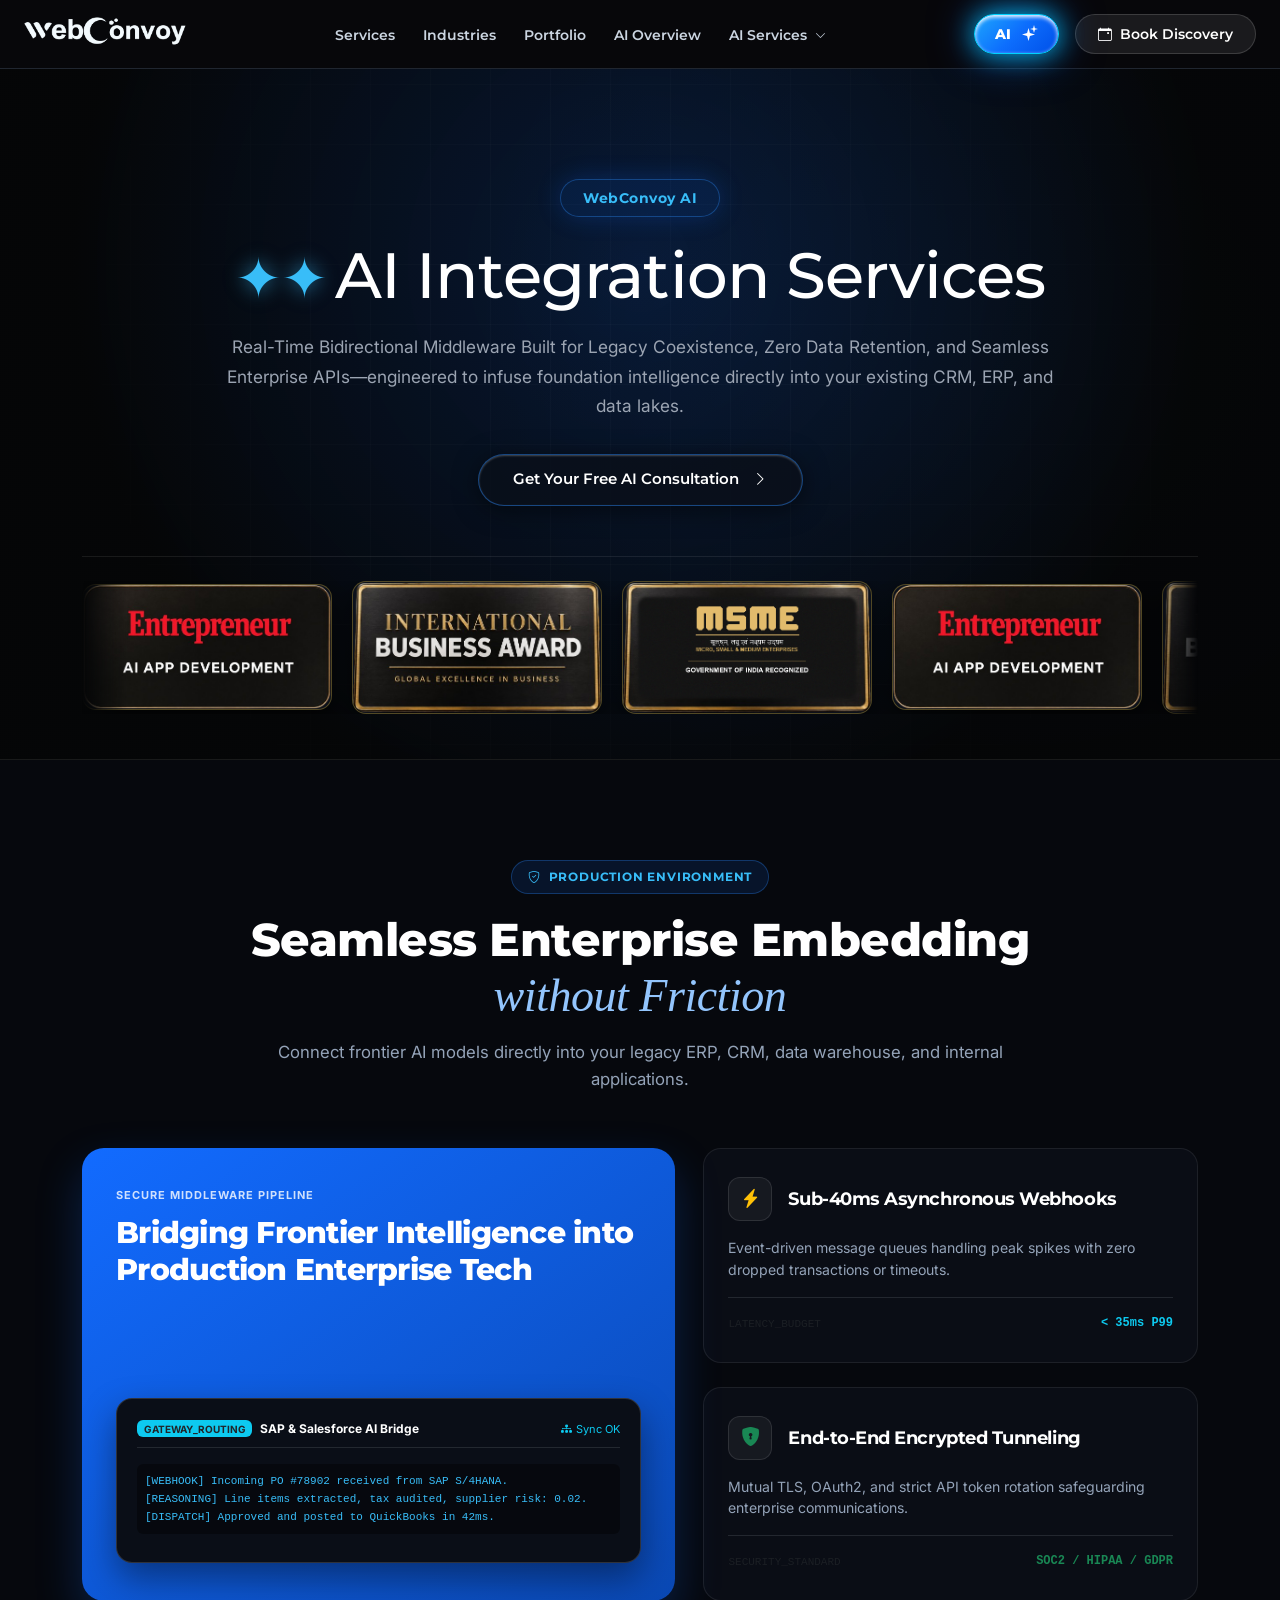
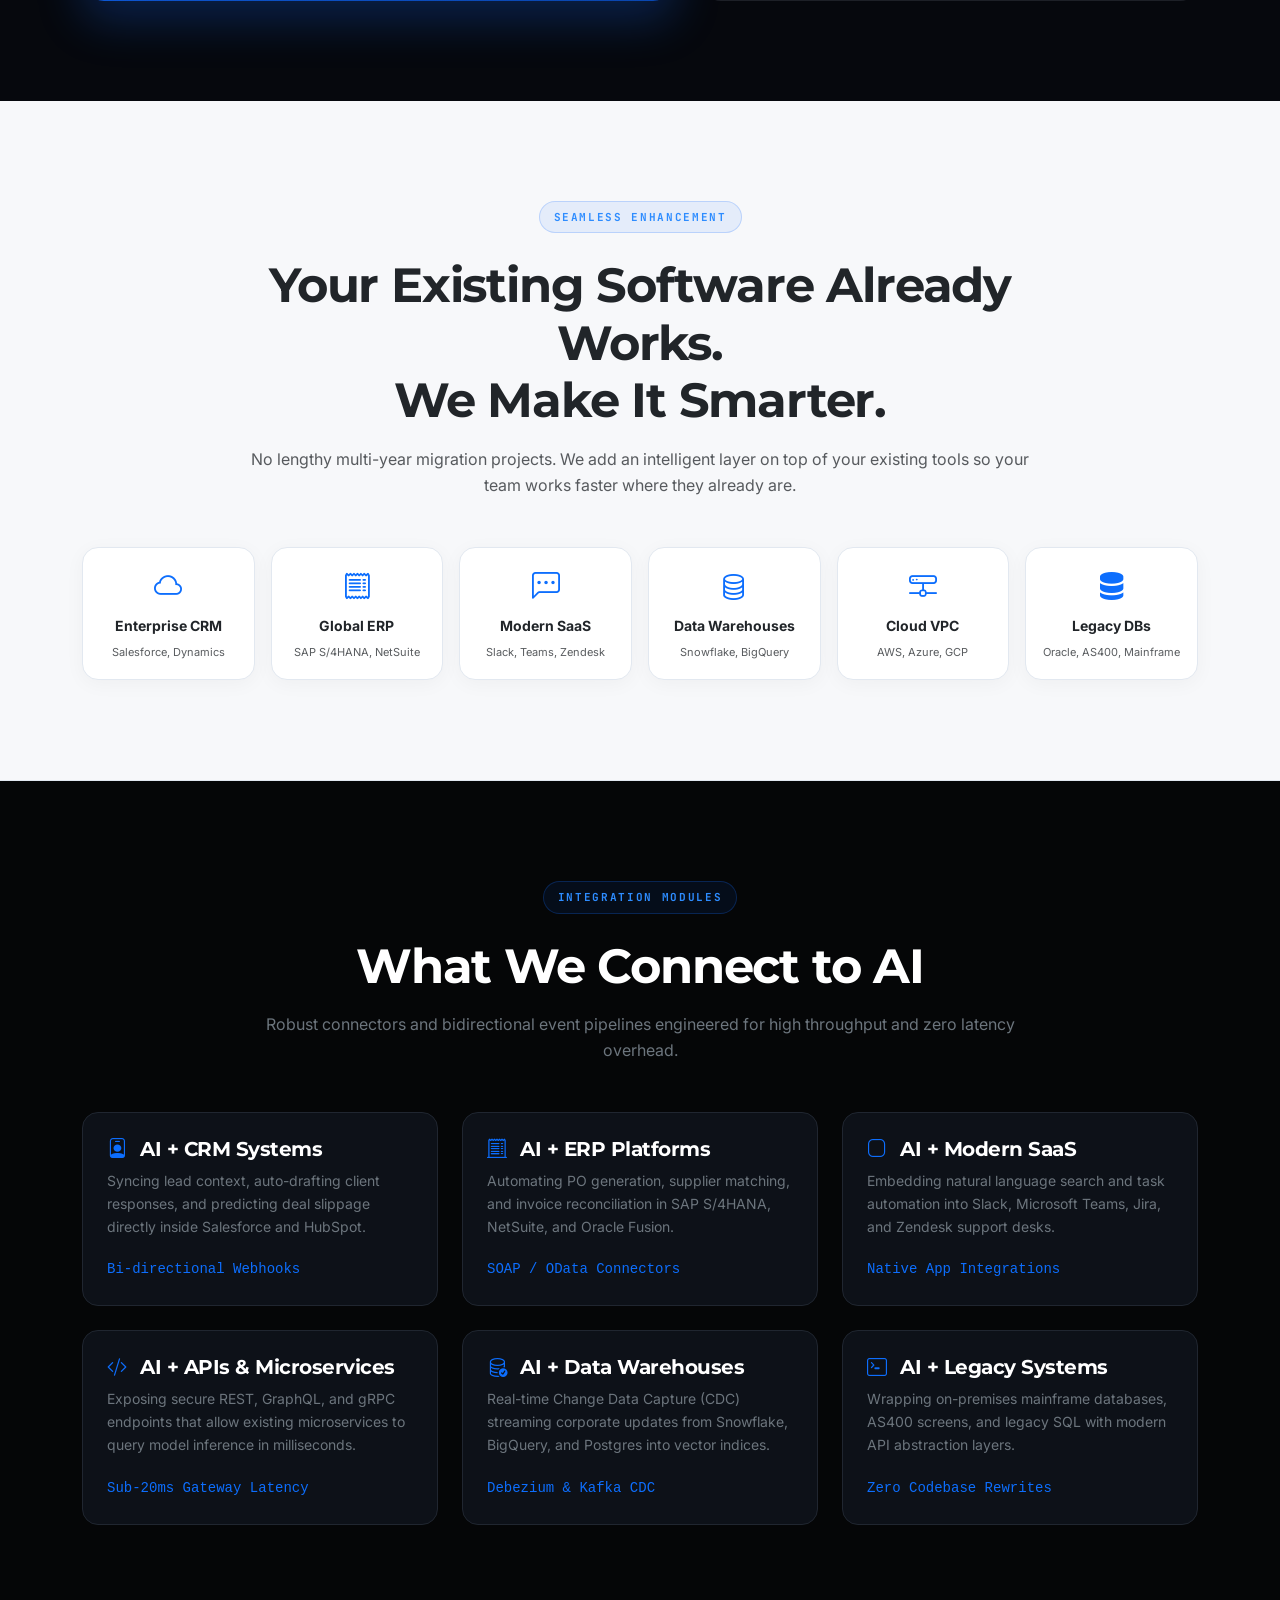
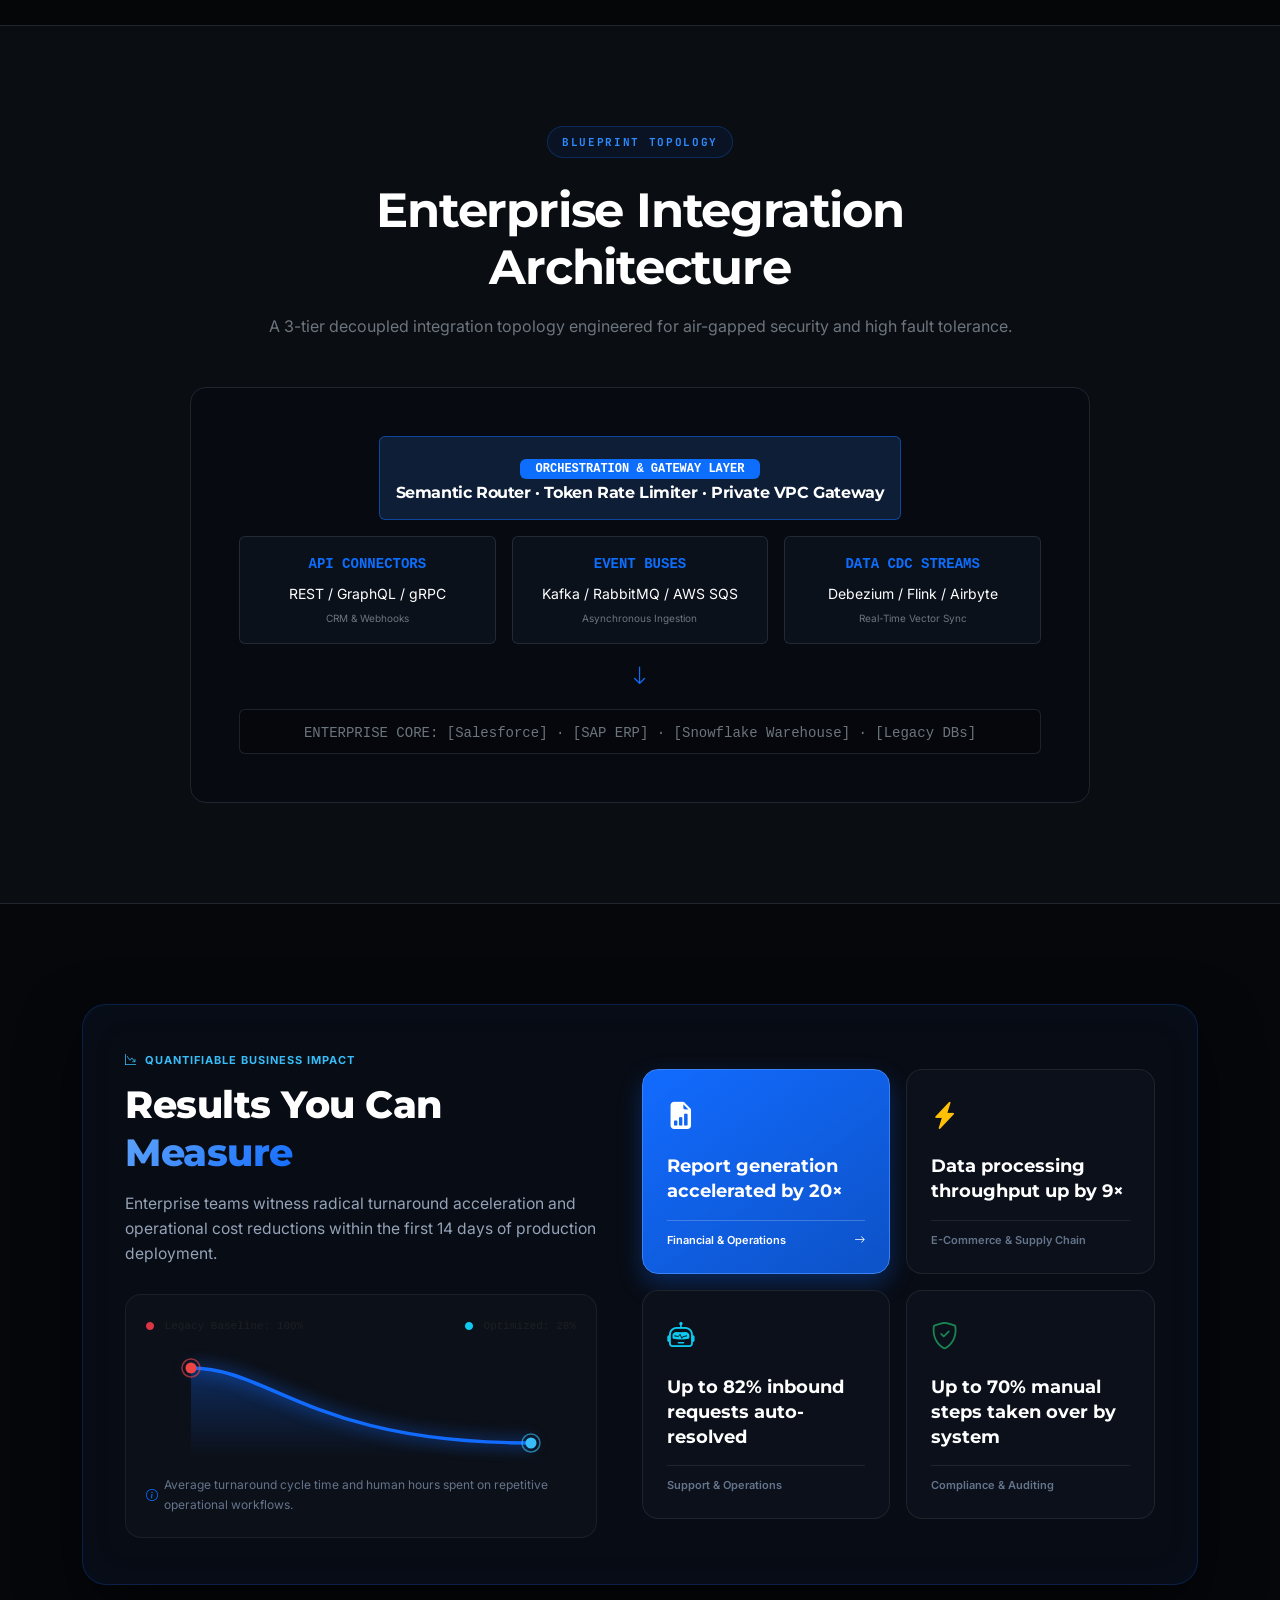
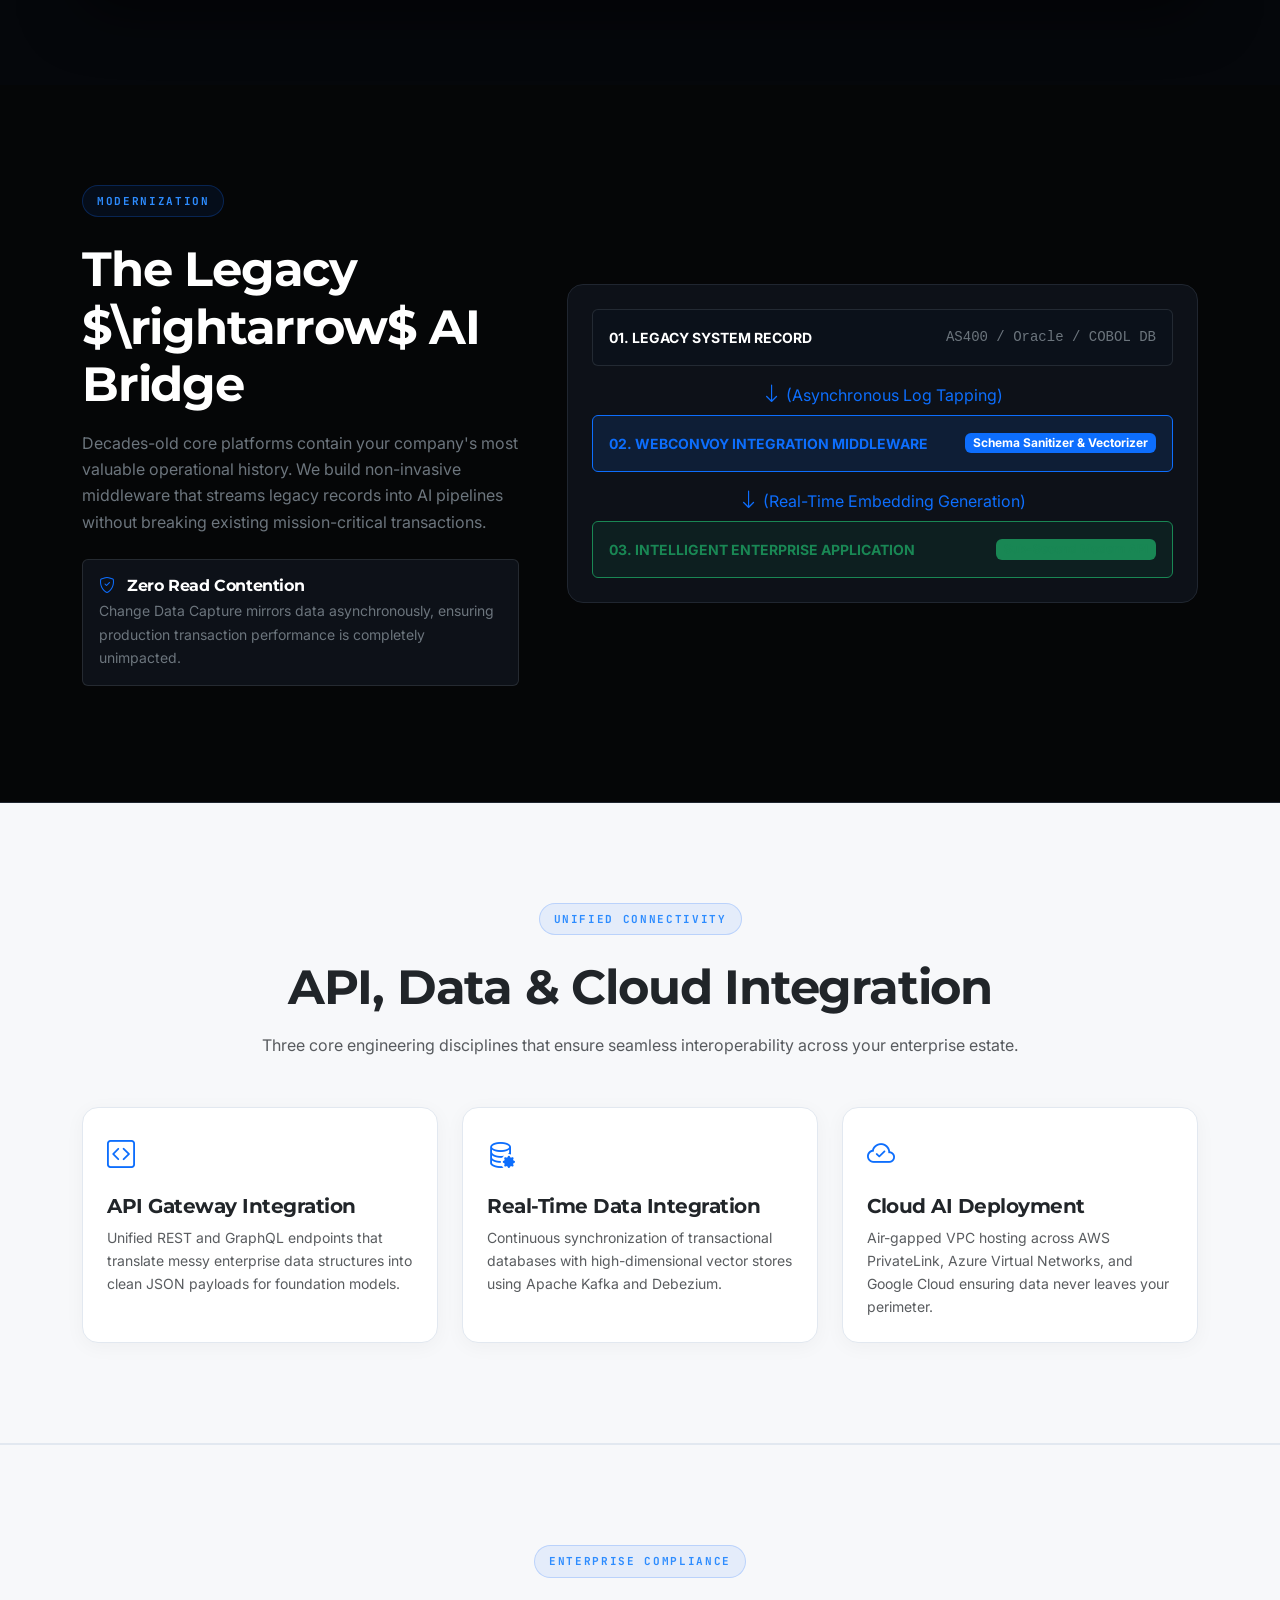
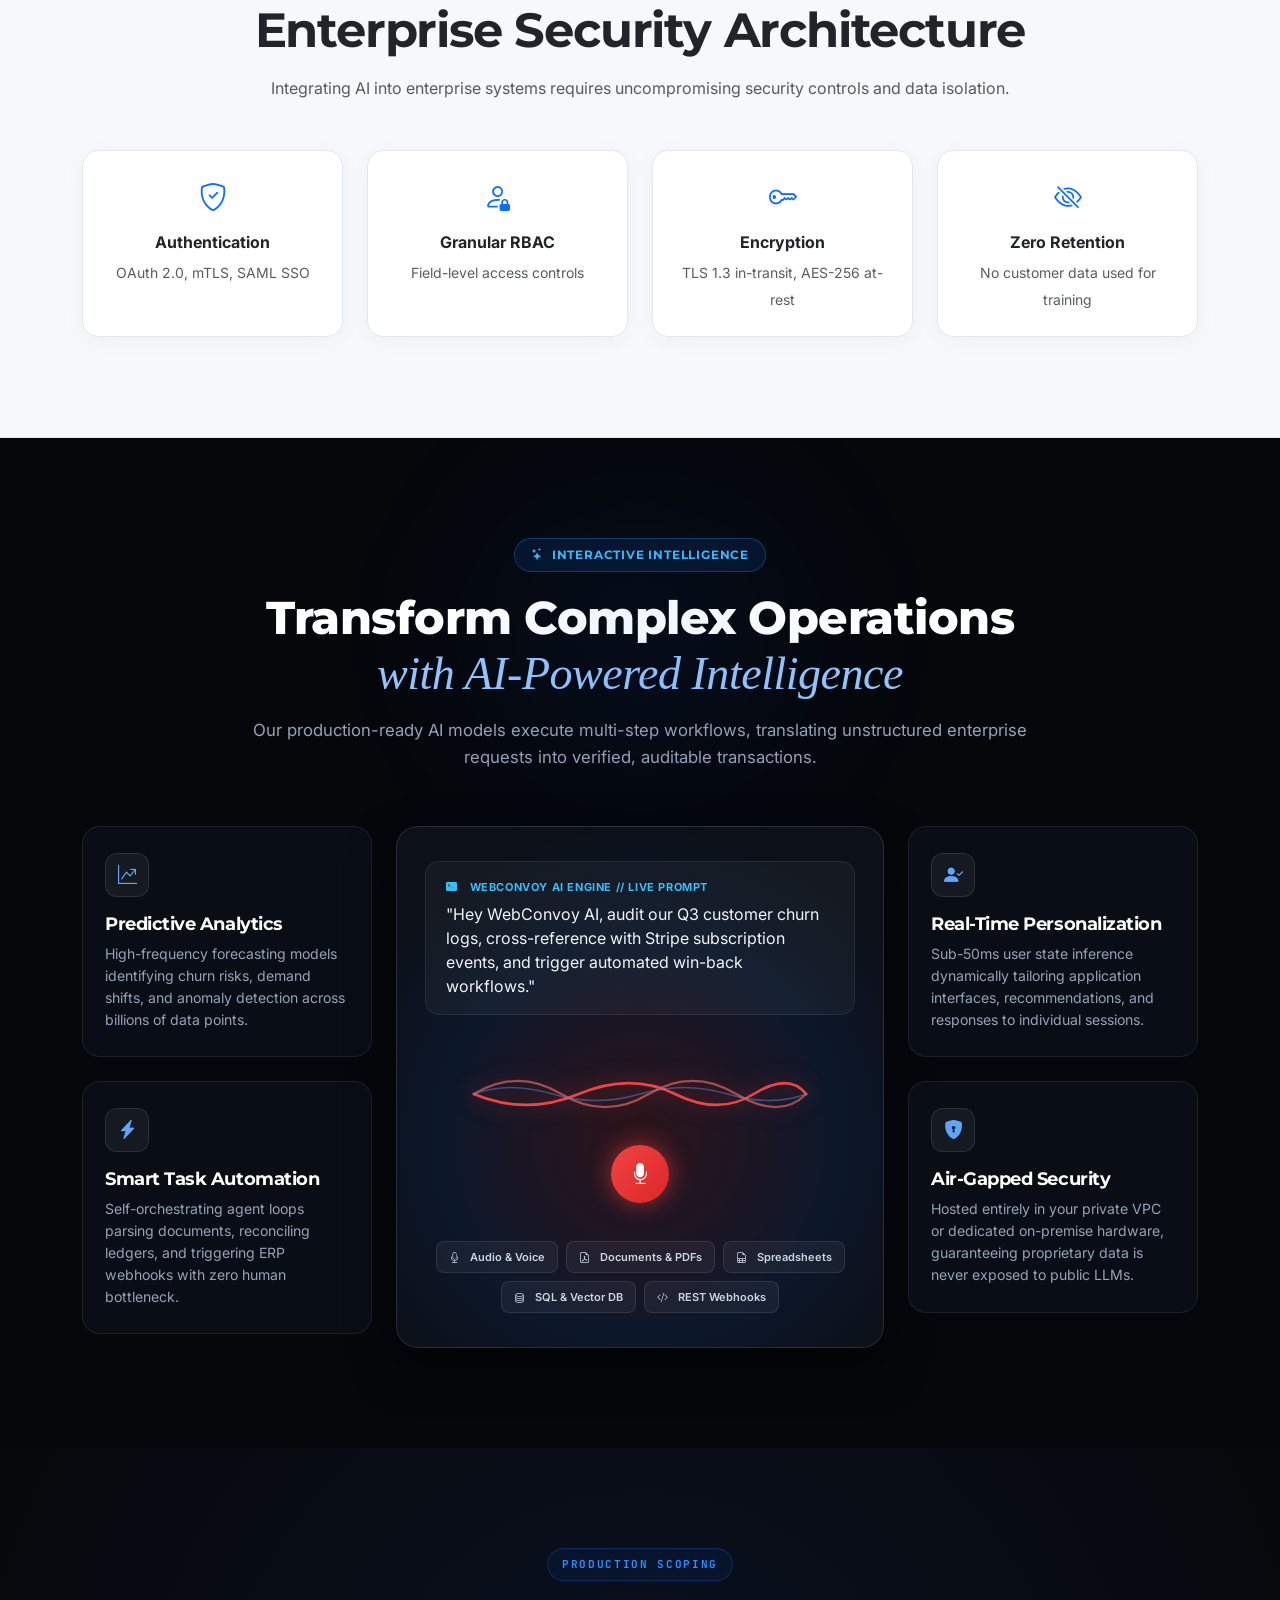
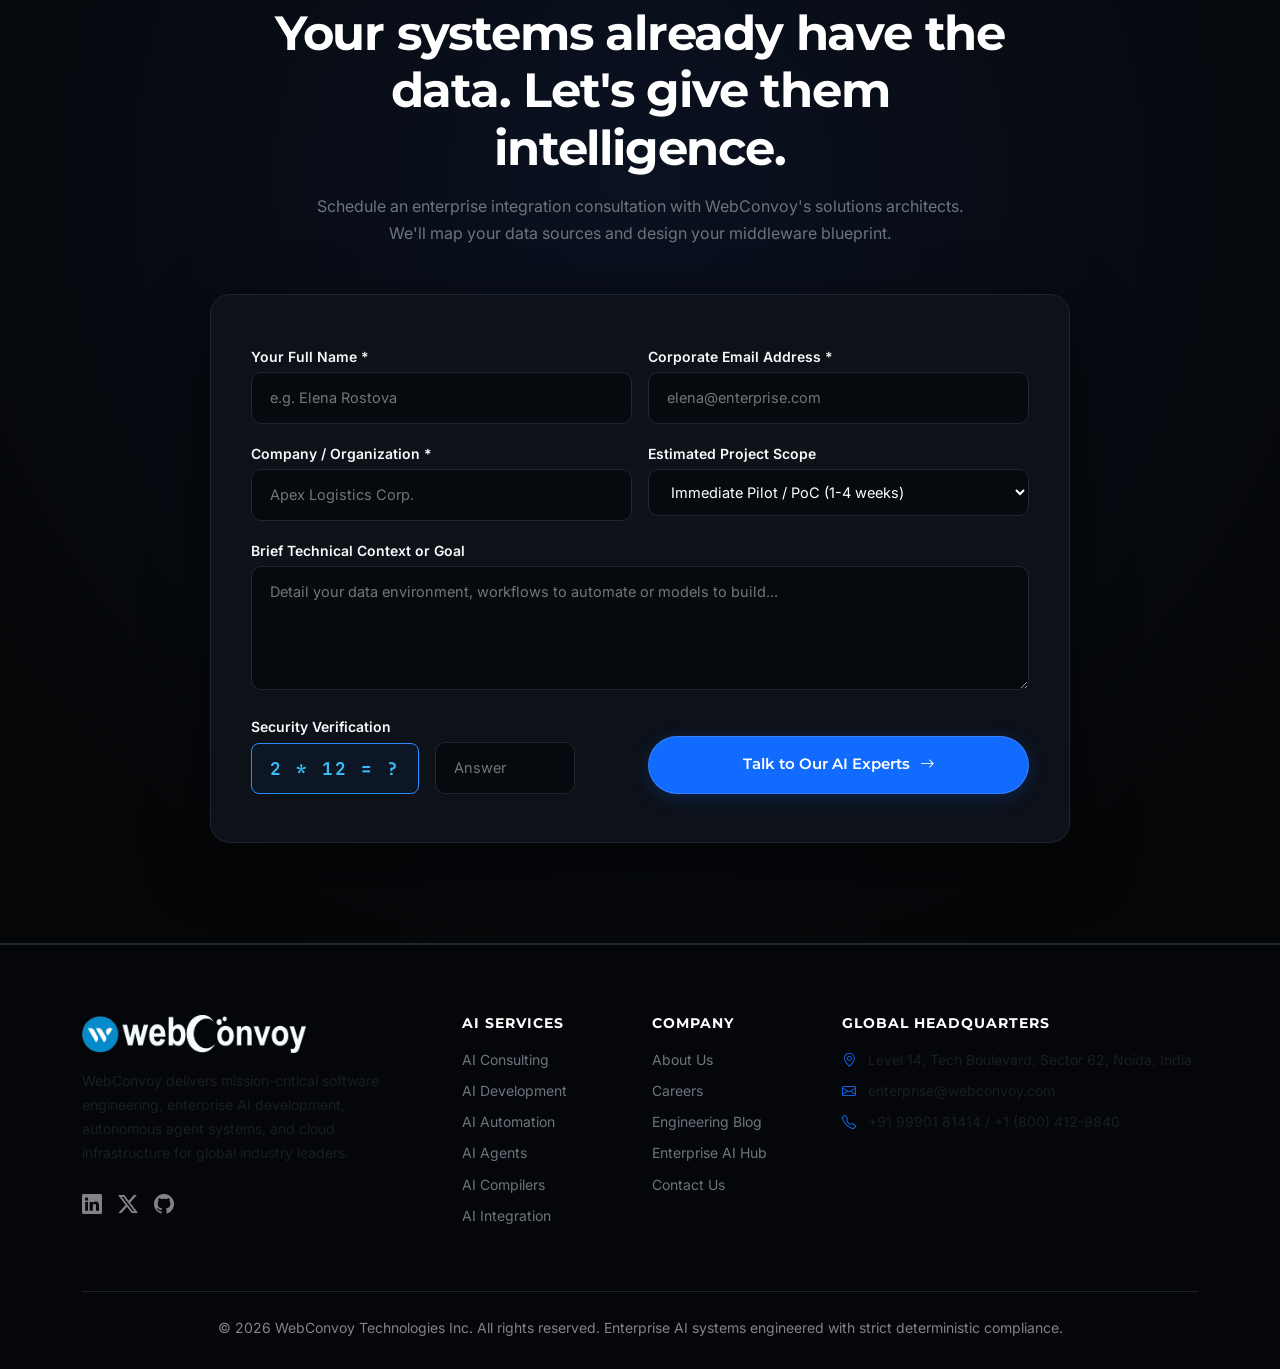
<file: ai-integration.html>
<!DOCTYPE html>
<html lang="en">
<head>
    <link rel="icon" type="image/png" href="favicon.png">
    <link rel="shortcut icon" href="favicon.ico">
    <meta charset="UTF-8">
    <meta name="viewport" content="width=device-width, initial-scale=1.0">
    <title>Enterprise AI Integration & API Architecture | WebConvoy</title>
    <meta name="description" content="Connect AI foundation models directly into your existing CRM, ERP, databases, and APIs without rebuilding your stack. Enterprise integration by WebConvoy.">
    <link rel="canonical" href="https://www.webconvoy.com/ai-integration" />
    

    <!-- Fonts & Bootstrap Icons -->
    <link rel="preconnect" href="https://fonts.googleapis.com">
    <link rel="preconnect" href="https://fonts.gstatic.com" crossorigin>
    <link href="https://fonts.googleapis.com/css2?family=Inter:wght@300;400;500;600;700;800&family=Montserrat:wght@400;500;600;700;800;900&family=JetBrains+Mono:wght@400;500;600;700&display=swap" rel="stylesheet">
    <link href="https://cdn.jsdelivr.net/npm/bootstrap@5.3.0/dist/css/bootstrap.min.css" rel="stylesheet">
    <link href="https://cdn.jsdelivr.net/npm/bootstrap-icons@1.11.1/font/bootstrap-icons.css" rel="stylesheet">

    <style>

        :root {
            --bg-dark: #050607;
            --surface-dark: #0a0d12;
            --card-dark: #0d1118;
            --border-dark: #202630;
            --text-dark: #f5f7fa;
            --muted-dark: #9ba4b2;

            --bg-light: #f7f8fa;
            --surface-light: #ffffff;
            --card-light: #ffffff;
            --border-light: #e2e8f0;
            --text-light: #101318;
            --muted-light: #64748b;

            --primary-blue: #126bff;
            --electric-blue: #2d8cff;
            --glow-blue: rgba(18, 107, 255, 0.22);
            --font-head: 'Geist', 'Inter Tight', 'Montserrat', sans-serif;
            --font-body: 'Inter', sans-serif;
            --font-mono: 'JetBrains Mono', monospace;
        }

        * { box-sizing: border-box; margin: 0; padding: 0; }

        body {
            background-color: var(--bg-dark);
            color: var(--text-dark);
            font-family: var(--font-body);
            overflow-x: hidden;
            line-height: 1.65;
            -webkit-font-smoothing: antialiased;
        }

        h1, h2, h3, h4, h5, h6 {
            font-family: var(--font-head);
            font-weight: 700;
            letter-spacing: -0.025em;
        }

        .hover-white:hover { color: #ffffff !important; }

        /* NAVBAR STYLES */
        .main-navbar-sticky {
            background: rgba(8, 9, 12, 0.88) !important;
            backdrop-filter: blur(20px);
            -webkit-backdrop-filter: blur(20px);
            border-bottom: 1px solid var(--border-dark);
            position: sticky;
            top: 0;
            z-index: 1000;
            padding: 14px 0;
            transition: all 0.3s ease;
        }
        .navbar-content-container {
            display: flex;
            align-items: center;
            justify-content: space-between;
            max-width: 1380px;
            margin: 0 auto;
            padding: 0 24px;
        }
        .nav-links-center { display: flex; align-items: center; gap: 28px; }
        .nav-link-item {
            color: #cbd5e1 !important;
            font-family: var(--font-head);
            font-size: 14px;
            font-weight: 600;
            text-decoration: none;
            transition: color 0.25s ease;
            position: relative;
        }
        .nav-link-item:hover { color: #ffffff !important; }
        .nav-cta-right { display: flex; align-items: center; gap: 16px; }
        .btn-nav-ai {
            position: relative;
            display: inline-flex;
            align-items: center;
            gap: 8px;
            padding: 8px 20px;
            height: 40px;
            border-radius: 999px;
            background: linear-gradient(135deg, #1ea7fd 0%, #0d6efd 50%, #004fe8 100%);
            color: #ffffff !important;
            text-decoration: none;
            font-family: var(--font-head);
            font-size: 13.5px;
            font-weight: 800;
            letter-spacing: 0.6px;
            border: 1px solid rgba(255, 255, 255, 0.6);
            box-shadow: 0 0 20px rgba(13, 110, 253, 0.65), inset 0 1.5px 2px rgba(255, 255, 255, 0.8);
            cursor: pointer;
            overflow: hidden;
            transition: all 0.3s cubic-bezier(0.175, 0.885, 0.32, 1.275);
            animation: aiPillPulseGlow 3s infinite ease-in-out;
        }
        .btn-nav-ai.active {
            box-shadow: 0 0 26px rgba(0, 210, 255, 0.8), 0 0 45px rgba(20, 104, 251, 0.6), inset 0 2px 4px #ffffff;
            border-color: #00d2ff;
        }
        @keyframes aiPillPulseGlow {
            0%, 100% { box-shadow: 0 0 16px rgba(13, 110, 253, 0.6), inset 0 1.5px 2px rgba(255, 255, 255, 0.8); }
            50% { box-shadow: 0 0 28px rgba(0, 210, 255, 0.9), 0 0 48px rgba(13, 110, 253, 0.5), inset 0 2px 4px #ffffff; }
        }
        .ai-sparkles-wrap {
            position: relative;
            width: 18px;
            height: 18px;
            display: inline-flex;
            align-items: center;
            justify-content: center;
        }
        .ai-star-main { width: 13px; height: 13px; fill: #ffffff; animation: aiStarTwinkle 2s infinite ease-in-out; }
        .ai-star-sub { position: absolute; width: 8px; height: 8px; top: 0px; right: 0px; fill: #ffffff; animation: aiStarTwinkle 2s infinite ease-in-out 0.5s; }
        @keyframes aiStarTwinkle {
            0%, 100% { transform: scale(0.85); opacity: 0.8; }
            50% { transform: scale(1.25) rotate(90deg); opacity: 1; }
        }
        .btn-appinv-contact {
            padding: 9px 22px;
            height: 40px;
            border-radius: 999px;
            background: rgba(255, 255, 255, 0.08);
            border: 1px solid rgba(255, 255, 255, 0.15);
            color: #ffffff !important;
            font-family: var(--font-head);
            font-size: 13.5px;
            font-weight: 600;
            text-decoration: none;
            display: inline-flex;
            align-items: center;
            gap: 8px;
            transition: all 0.25s ease;
        }
        .btn-appinv-contact:hover { background: #ffffff; color: #000000 !important; transform: translateY(-2px); }
                .nav-item-wrap { position: relative; }

        /* ==========================================================================
           HORIZONTAL AI SERVICES DROPDOWN (PREMIUM GLASS DOCK)
           ========================================================================== */
        .dropdown-ai-horizontal-panel {
            position: absolute !important;
            top: calc(100% + 14px) !important;
            left: 50% !important;
            transform: translateX(-50%) translateY(12px) !important;
            width: max-content !important;
            min-width: 820px !important;
            max-width: 95vw !important;
            background: rgba(6, 11, 24, 0.96) !important;
            backdrop-filter: blur(28px) !important;
            -webkit-backdrop-filter: blur(28px) !important;
            border: 1px solid rgba(56, 189, 248, 0.28) !important;
            border-radius: 20px !important;
            padding: 16px 20px !important;
            box-shadow: 0 24px 60px rgba(0, 0, 0, 0.85), 0 0 40px rgba(0, 102, 255, 0.25) !important;
            z-index: 1050 !important;
            opacity: 0 !important;
            visibility: hidden !important;
            pointer-events: none !important;
            transition: all 0.28s cubic-bezier(0.16, 1, 0.3, 1) !important;
        }

        .dropdown-ai-horizontal-panel::before {
            content: '';
            position: absolute;
            top: -20px;
            left: 0;
            width: 100%;
            height: 22px;
        }

        .nav-item-wrap:hover .dropdown-ai-horizontal-panel {
            transform: translateX(-50%) translateY(0) !important;
            opacity: 1 !important;
            visibility: visible !important;
            pointer-events: auto !important;
        }

        .ai-dropdown-horizontal-grid {
            display: flex !important;
            flex-direction: row !important;
            align-items: stretch !important;
            justify-content: space-between !important;
            gap: 12px !important;
        }

        .ai-nav-card {
            flex: 1 1 0 !important;
            min-width: 125px !important;
            max-width: 155px !important;
            display: flex !important;
            flex-direction: column !important;
            align-items: flex-start !important;
            gap: 10px !important;
            padding: 14px 14px 16px !important;
            background: rgba(255, 255, 255, 0.03) !important;
            border: 1px solid rgba(255, 255, 255, 0.07) !important;
            border-radius: 14px !important;
            text-decoration: none !important;
            transition: all 0.28s cubic-bezier(0.16, 1, 0.3, 1) !important;
        }

        .ai-nav-card:hover {
            background: rgba(0, 102, 255, 0.16) !important;
            border-color: rgba(56, 189, 248, 0.45) !important;
            transform: translateY(-3px) !important;
            box-shadow: 0 10px 25px rgba(0, 0, 0, 0.4), 0 0 20px rgba(0, 102, 255, 0.25) !important;
        }

        .ai-nav-card-icon {
            width: 38px !important;
            height: 38px !important;
            border-radius: 10px !important;
            display: flex !important;
            align-items: center !important;
            justify-content: center !important;
            font-size: 17px !important;
            transition: all 0.25s ease !important;
        }

        .ai-nav-card:hover .ai-nav-card-icon {
            transform: scale(1.1) !important;
        }

        .ai-nav-card-title {
            color: #ffffff !important;
            font-family: var(--font-head, 'Montserrat', sans-serif) !important;
            font-size: 13.5px !important;
            font-weight: 700 !important;
            line-height: 1.25 !important;
            margin: 0 !important;
        }

        .ai-nav-card-desc {
            color: #94a3b8 !important;
            font-size: 11px !important;
            line-height: 1.35 !important;
            margin: 0 !important;
            font-weight: 400 !important;
        }

        .ai-nav-card:hover .ai-nav-card-title {
            color: #38bdf8 !important;
        }

        @media (max-width: 1024px) {
            .dropdown-ai-horizontal-panel {
                min-width: 90vw !important;
            }
        }

        /* COMPONENTS & BUTTONS */
        .service-badge {
            display: inline-flex;
            align-items: center;
            gap: 8px;
            font-family: var(--font-mono);
            font-size: 11px;
            font-weight: 700;
            letter-spacing: 0.15em;
            color: var(--electric-blue);
            background: rgba(18, 107, 255, 0.08);
            border: 1px solid rgba(18, 107, 255, 0.25);
            padding: 6px 14px;
            border-radius: 999px;
            margin-bottom: 24px;
            text-transform: uppercase;
        }
        .btn-primary-wc {
            background: var(--primary-blue);
            color: #ffffff;
            font-family: var(--font-head);
            font-weight: 600;
            font-size: 14.5px;
            padding: 14px 28px;
            border-radius: 999px;
            text-decoration: none;
            display: inline-flex;
            align-items: center;
            gap: 10px;
            border: 1px solid rgba(255, 255, 255, 0.15);
            box-shadow: 0 4px 20px var(--glow-blue);
            transition: all 0.25s ease;
        }
        .btn-primary-wc:hover {
            background: var(--electric-blue);
            color: #ffffff;
            transform: translateY(-2px);
            box-shadow: 0 8px 30px rgba(18, 107, 255, 0.4);
        }
        .btn-secondary-wc {
            background: rgba(255, 255, 255, 0.05);
            color: #ffffff;
            font-family: var(--font-head);
            font-weight: 600;
            font-size: 14.5px;
            padding: 14px 28px;
            border-radius: 999px;
            text-decoration: none;
            display: inline-flex;
            align-items: center;
            gap: 10px;
            border: 1px solid var(--border-dark);
            transition: all 0.25s ease;
        }
        .btn-secondary-wc:hover {
            background: rgba(255, 255, 255, 0.1);
            color: #ffffff;
            border-color: rgba(255, 255, 255, 0.3);
            transform: translateY(-2px);
        }

        .section-dark {
            background: var(--bg-dark);
            color: var(--text-dark);
            padding: 100px 0;
            border-bottom: 1px solid var(--border-dark);
        }
        .section-dark-elevated {
            background: var(--surface-dark);
            color: var(--text-dark);
            padding: 100px 0;
            border-bottom: 1px solid var(--border-dark);
        }
        .section-white {
            background: var(--bg-light);
            color: var(--text-light);
            padding: 100px 0;
            border-bottom: 1px solid var(--border-light);
        }

        .wc-card-dark {
            background: var(--card-dark);
            border: 1px solid var(--border-dark);
            border-radius: 16px;
            padding: 32px;
            transition: all 0.3s ease;
            position: relative;
        }
        .wc-card-dark:hover {
            border-color: rgba(18, 107, 255, 0.45);
            transform: translateY(-4px);
            box-shadow: 0 16px 36px rgba(0, 0, 0, 0.5);
        }
        .wc-card-white {
            background: var(--card-light);
            border: 1px solid var(--border-light);
            border-radius: 16px;
            padding: 32px;
            box-shadow: 0 4px 20px rgba(0, 0, 0, 0.04);
            transition: all 0.3s ease;
            position: relative;
        }
        .wc-card-white:hover {
            border-color: rgba(18, 107, 255, 0.45);
            transform: translateY(-4px);
            box-shadow: 0 16px 36px rgba(0, 0, 0, 0.08);
        }

        .scoping-form-wrapper {
            max-width: 860px;
            margin: 0 auto;
            background: var(--card-dark);
            border: 1px solid var(--border-dark);
            border-radius: 20px;
            padding: 48px 40px;
            box-shadow: 0 20px 60px rgba(0, 0, 0, 0.6);
        }
        .form-control-wc {
            width: 100%;
            background: #06090e;
            border: 1px solid var(--border-dark);
            border-radius: 10px;
            padding: 13px 18px;
            color: #ffffff;
            font-family: var(--font-body);
            font-size: 14.5px;
            outline: none;
            transition: border-color 0.2s ease;
        }
        .form-control-wc:focus {
            border-color: var(--electric-blue);
            box-shadow: 0 0 0 3px rgba(18, 107, 255, 0.2);
        }

        /* Responsive Layouts */
        @media (max-width: 991px) {
            .hero-split-grid { grid-template-columns: 1fr !important; }
            .nav-links-center { display: none !important; }
            .section-dark, .section-dark-elevated, .section-white { padding: 70px 0; }
        }


    
        
        /* -------------------------------------------------------------
           INSPIRATION HERO STYLES (MATCHES USER SCREENSHOT REFERENCE)
           ------------------------------------------------------------- */
        .app-hero-section {
            position: relative;
            background: #050607;
            padding: 110px 0 45px 0;
            overflow: hidden;
            text-align: center;
            border-bottom: 1px solid rgba(255, 255, 255, 0.08);
        }

        .hero-bg-overlay {
            position: absolute;
            top: 0;
            left: 0;
            width: 100%;
            height: 100%;
            background: 
                radial-gradient(circle at 50% 28%, rgba(18, 107, 255, 0.18) 0%, rgba(5, 6, 7, 0.96) 70%),
                radial-gradient(circle at 80% 40%, rgba(45, 140, 255, 0.08) 0%, transparent 50%),
                linear-gradient(to bottom, transparent 0%, #050607 100%);
            pointer-events: none;
            z-index: 1;
        }

        .hero-bg-overlay::after {
            content: '';
            position: absolute;
            inset: 0;
            background-image: 
                linear-gradient(rgba(255, 255, 255, 0.035) 1px, transparent 1px),
                linear-gradient(90deg, rgba(255, 255, 255, 0.035) 1px, transparent 1px);
            background-size: 60px 60px;
            background-position: center;
            opacity: 0.55;
            mask-image: radial-gradient(circle at 50% 40%, black 25%, transparent 80%);
            -webkit-mask-image: radial-gradient(circle at 50% 40%, black 25%, transparent 80%);
        }

        .app-brand-pill {
            position: relative;
            z-index: 2;
            display: inline-flex;
            align-items: center;
            gap: 8px;
            padding: 7px 22px;
            border-radius: 999px;
            background: rgba(18, 107, 255, 0.09);
            border: 1px solid rgba(45, 140, 255, 0.35);
            color: #38bdf8;
            font-family: var(--font-head);
            font-size: 13.5px;
            font-weight: 700;
            letter-spacing: 0.5px;
            margin-bottom: 22px;
            box-shadow: 0 0 24px rgba(18, 107, 255, 0.22);
        }

        .app-hero-title {
            position: relative;
            z-index: 2;
            font-family: var(--font-head);
            font-size: clamp(2.3rem, 5vw, 4.2rem);
            font-weight: 500;
            color: #ffffff;
            line-height: 1.14;
            letter-spacing: -0.015em;
            margin-bottom: 20px;
            max-width: 980px;
            margin-left: auto;
            margin-right: auto;
        }

        .sparkle-icon {
            color: #38bdf8;
            margin-right: 8px;
            display: inline-block;
            font-size: 0.88em;
            filter: drop-shadow(0 0 10px rgba(56, 189, 248, 0.6));
        }

        .app-hero-subtitle {
            position: relative;
            z-index: 2;
            font-size: clamp(1.02rem, 1.35vw, 1.2rem);
            color: #9ba4b2;
            max-width: 860px;
            margin: 0 auto 34px auto;
            line-height: 1.7;
            font-weight: 400;
        }

        .app-hero-cta-btn {
            position: relative;
            z-index: 2;
            display: inline-flex;
            align-items: center;
            gap: 10px;
            padding: 13px 34px;
            border-radius: 999px;
            background: rgba(10, 16, 26, 0.85);
            border: 1px solid rgba(45, 140, 255, 0.45);
            color: #ffffff !important;
            text-decoration: none;
            font-family: var(--font-head);
            font-size: 14.5px;
            font-weight: 600;
            box-shadow: 0 4px 24px rgba(0, 0, 0, 0.5), inset 0 1px 2px rgba(255, 255, 255, 0.25);
            transition: all 0.25s ease;
        }

        .app-hero-cta-btn:hover {
            border-color: #2d8cff;
            background: rgba(18, 107, 255, 0.25);
            box-shadow: 0 0 30px rgba(18, 107, 255, 0.5), inset 0 1px 3px rgba(255, 255, 255, 0.4);
            transform: translateY(-2px);
            color: #ffffff !important;
        }

        /* Docked "Trusted by" Strip at base of Hero */
        .hero-trusted-dock {
            position: relative;
            z-index: 2;
            margin-top: 55px;
            padding-top: 24px;
            border-top: 1px solid rgba(255, 255, 255, 0.08);
            display: flex;
            align-items: center;
            justify-content: flex-start;
            gap: 28px;
            overflow-x: auto;
            scrollbar-width: none;
        }
        .hero-trusted-dock::-webkit-scrollbar { display: none; }

        .trusted-by-badge {
            background: rgba(18, 107, 255, 0.16);
            border: 1px solid rgba(45, 140, 255, 0.35);
            color: #38bdf8;
            font-family: var(--font-head);
            font-size: 13px;
            font-weight: 700;
            padding: 6px 18px;
            border-radius: 6px;
            white-space: nowrap;
            letter-spacing: 0.3px;
        }

        .trusted-logos-flex {
            display: flex;
            align-items: center;
            gap: 40px;
            flex-wrap: nowrap;
        }

        .trusted-logo-item {
            display: inline-flex;
            align-items: center;
            opacity: 0.65;
            transition: all 0.25s ease;
            white-space: nowrap;
        }

        .trusted-logo-item:hover {
            opacity: 1;
            transform: scale(1.05);
        }

        .trusted-logo-unit {
            max-height: 24px;
            max-width: 110px;
            object-fit: contain;
            filter: grayscale(1) brightness(1.7) contrast(1.1);
            transition: filter 0.25s ease;
        }

        .trusted-logo-item:hover .trusted-logo-unit {
            filter: grayscale(0) brightness(1);
        }

        .trusted-logo-text {
            font-family: var(--font-head);
            font-size: 12.5px;
            color: #cbd5e1;
            font-weight: 600;
            letter-spacing: 0.5px;
        }

    */
        .hero-trusted-dock {
            position: relative;
            z-index: 2;
            margin-top: 60px;
            padding-top: 26px;
            border-top: 1px solid rgba(255, 255, 255, 0.08);
            display: flex;
            align-items: center;
            justify-content: flex-start;
            gap: 28px;
            overflow-x: auto;
            scrollbar-width: none;
        }
        .hero-trusted-dock::-webkit-scrollbar { display: none; }

        .trusted-by-badge {
            background: rgba(18, 107, 255, 0.16);
            border: 1px solid rgba(45, 140, 255, 0.35);
            color: #38bdf8;
            font-family: var(--font-head);
            font-size: 13px;
            font-weight: 700;
            padding: 6px 18px;
            border-radius: 6px;
            white-space: nowrap;
            letter-spacing: 0.3px;
        }

        .trusted-logos-flex {
            display: flex;
            align-items: center;
            gap: 40px;
            flex-wrap: nowrap;
        }

        .trusted-logo-item {
            display: inline-flex;
            align-items: center;
            opacity: 0.65;
            transition: all 0.25s ease;
            white-space: nowrap;
        }

        .trusted-logo-item:hover {
            opacity: 1;
            transform: scale(1.05);
        }

        .trusted-logo-unit {
            max-height: 24px;
            max-width: 110px;
            object-fit: contain;
            filter: grayscale(1) brightness(1.7) contrast(1.1);
            transition: filter 0.25s ease;
        }

        .trusted-logo-item:hover .trusted-logo-unit {
            filter: grayscale(0) brightness(1);
        }

        .trusted-logo-text {
            font-family: var(--font-head);
            font-size: 12.5px;
            color: #cbd5e1;
            font-weight: 600;
            letter-spacing: 0.5px;
        }

    
        /* -------------------------------------------------------------
           HORIZONTAL ALWAYS-MOVING AWARDS SLIDER (BELOW HERO)
           ------------------------------------------------------------- */
        .hero-awards-horizontal-dock {
            position: relative;
            z-index: 2;
            margin-top: 50px;
            padding-top: 24px;
            border-top: 1px solid rgba(255, 255, 255, 0.08);
            display: flex;
            align-items: center;
            width: 100%;
            overflow: hidden;
        }

        

        .hero-awards-horizontal-wrapper {
            position: relative;
            flex: 1;
            overflow: hidden;
            mask-image: linear-gradient(90deg, transparent 0%, rgba(0, 0, 0, 1) 4%, rgba(0, 0, 0, 1) 96%, transparent 100%);
            -webkit-mask-image: linear-gradient(90deg, transparent 0%, rgba(0, 0, 0, 1) 4%, rgba(0, 0, 0, 1) 96%, transparent 100%);
        }

        .hero-awards-horizontal-track {
            display: flex;
            align-items: center;
            gap: 20px;
            width: max-content;
            animation: awardsHorizontalScroll 24s linear infinite;
            will-change: transform;
        }

        .hero-awards-horizontal-track:hover {
            animation-play-state: paused;
        }

        @keyframes awardsHorizontalScroll {
            0% {
                transform: translateX(0);
            }
            100% {
                transform: translateX(-50%);
            }
        }

        .hero-award-h-card {
            position: relative;
            flex-shrink: 0;
            width: 250px;
            background: #0d121c;
            border-radius: 14px;
            overflow: hidden;
            box-shadow: 0 8px 24px rgba(0, 0, 0, 0.6);
            border: 1px solid rgba(212, 175, 55, 0.35);
            transition: all 0.3s ease;
            cursor: pointer;
        }

        .hero-award-h-card:hover {
            transform: translateY(-4px);
            border-color: rgba(255, 215, 0, 0.85);
            box-shadow: 0 12px 30px rgba(212, 175, 55, 0.35);
            filter: brightness(1.08);
        }

        .hero-award-h-card img {
            width: 100%;
            height: auto;
            display: block;
            object-fit: cover;
            border-radius: 13px;
        }

        @media (max-width: 991px) {
            .hero-awards-horizontal-dock {
                flex-direction: column;
                align-items: center;
                gap: 16px;
            }
            .hero-award-h-card {
                width: 210px;
            }
        }

    
        /* ==========================================================================
           FULLSCREEN MOBILE MENU OVERLAY & MOBILE RESPONSIVE REFINEMENTS
           ========================================================================== */
        .mobile-menu-overlay {
            position: fixed !important;
            top: 0 !important;
            left: 0 !important;
            width: 100vw !important;
            height: 100vh !important;
            height: 100dvh !important;
            background: rgba(4, 7, 14, 0.98) !important;
            backdrop-filter: blur(25px) !important;
            -webkit-backdrop-filter: blur(25px) !important;
            z-index: 999999 !important;
            display: flex !important;
            flex-direction: column !important;
            opacity: 0 !important;
            visibility: hidden !important;
            pointer-events: none !important;
            transform: translateX(100%) !important;
            transition: all 0.35s cubic-bezier(0.16, 1, 0.3, 1) !important;
            overflow-y: auto !important;
            -webkit-overflow-scrolling: touch !important;
        }

        .mobile-menu-overlay.show {
            opacity: 1 !important;
            visibility: visible !important;
            pointer-events: auto !important;
            transform: translateX(0) !important;
        }

        .mobile-menu-overlay .menu-header {
            display: flex !important;
            align-items: center !important;
            justify-content: space-between !important;
            padding: 16px 20px !important;
            border-bottom: 1px solid rgba(255, 255, 255, 0.1) !important;
            flex-shrink: 0 !important;
            background: rgba(8, 12, 22, 0.92) !important;
        }

        .mobile-menu-overlay .menu-close {
            width: 42px !important;
            height: 42px !important;
            border-radius: 50% !important;
            background: rgba(255, 255, 255, 0.08) !important;
            border: 1px solid rgba(255, 255, 255, 0.15) !important;
            color: #ffffff !important;
            display: flex !important;
            align-items: center !important;
            justify-content: center !important;
            cursor: pointer !important;
            padding: 0 !important;
            transition: all 0.2s ease !important;
        }

        .mobile-menu-overlay .menu-close:hover {
            background: rgba(255, 255, 255, 0.2) !important;
            transform: scale(1.08) !important;
        }

        .mobile-menu-overlay ul {
            list-style: none !important;
            padding: 20px 20px 10px !important;
            margin: 0 !important;
            display: flex !important;
            flex-direction: column !important;
            gap: 8px !important;
        }

        .mobile-menu-overlay ul li a.nav-link {
            display: flex !important;
            align-items: center !important;
            justify-content: space-between !important;
            padding: 13px 16px !important;
            border-radius: 12px !important;
            color: #f1f5f9 !important;
            font-family: var(--font-head) !important;
            font-size: 15.5px !important;
            font-weight: 600 !important;
            text-decoration: none !important;
            background: rgba(255, 255, 255, 0.04) !important;
            border: 1px solid rgba(255, 255, 255, 0.07) !important;
            transition: all 0.2s ease !important;
        }

        .mobile-menu-overlay ul li a.nav-link:hover,
        .mobile-menu-overlay ul li a.nav-link:active {
            background: rgba(0, 102, 255, 0.18) !important;
            border-color: rgba(56, 189, 248, 0.35) !important;
            color: #38bdf8 !important;
        }

        .mobile-menu-overlay .btn-hire {
            margin: 14px 20px 32px !important;
            padding: 14px 22px !important;
            background: linear-gradient(135deg, #0066ff, #00d2ff) !important;
            color: #ffffff !important;
            font-family: var(--font-head) !important;
            font-size: 15px !important;
            font-weight: 700 !important;
            border-radius: 999px !important;
            text-align: center !important;
            text-decoration: none !important;
            display: block !important;
            box-shadow: 0 4px 20px rgba(0, 102, 255, 0.4) !important;
        }

        /* Mobile Navbar & Global Overflow Prevention */
        @media (max-width: 991px) {
            .nav-links-center { display: none !important; }
            .nav-cta-right .btn-appinv-contact { display: none !important; }
        }

        @media (max-width: 768px) {
            html, body { overflow-x: hidden !important; width: 100% !important; max-width: 100vw !important; }
            .hero-awards-horizontal-dock { flex-direction: column !important; align-items: center !important; gap: 16px !important; }
            .hero-award-h-card { width: 100% !important; max-width: 280px !important; }
        }

        @media (max-width: 480px) {
            .nav-cta-right .btn-nav-ai {
                padding: 6px 14px !important;
                display: inline-flex !important;
            }
            .nav-cta-right .btn-nav-ai span.ai-badge-text {
                display: inline-block !important;
            }
        }

    
        /* ==========================================================================
           UNIFIED BULLETPROOF MOBILE NAVBAR RESPONSIVENESS
           ========================================================================== */
        @media (max-width: 991px) {
            .nav-links-center {
                display: none !important;
            }
            .nav-cta-right .btn-appinv-contact {
                display: none !important;
            }
            .nav-cta-right {
                display: flex !important;
                align-items: center !important;
                gap: 10px !important;
            }
        }

        @media (max-width: 576px) {
            html, body {
                overflow-x: hidden !important;
                width: 100% !important;
                max-width: 100vw !important;
            }
            .main-navbar-sticky {
                padding: 10px 0 !important;
            }
            .navbar-content-container {
                padding: 0 16px !important;
            }
            .navbar-brand img, 
            .navbar-content-container a img,
            .navbar-content-container img {
                height: 32px !important;
                max-width: 130px !important;
                width: auto !important;
                object-fit: contain !important;
            }
            .btn-nav-ai {
                padding: 6px 12px !important;
                height: 34px !important;
                font-size: 12px !important;
                gap: 6px !important;
            }
            .btn-nav-ai span.ai-badge-text {
                font-size: 12px !important;
            }
            .nav-cta-right {
                display: flex !important;
                align-items: center !important;
                gap: 8px !important;
            }
            #menuToggle {
                padding: 4px !important;
                background: transparent !important;
                border: none !important;
                display: inline-flex !important;
                align-items: center !important;
                justify-content: center !important;
            }
            #menuToggle svg {
                width: 26px !important;
                height: 20px !important;
            }
        }

    
        /* ==========================================================================
           COLLAPSIBLE AI SERVICES ACCORDION IN MOBILE HAMBURGER MENU
           ========================================================================== */
        .mobile-menu-item-group {
            border-radius: 14px !important;
            background: rgba(14, 24, 48, 0.45) !important;
            border: 1px solid rgba(56, 189, 248, 0.22) !important;
            overflow: hidden !important;
            margin: 4px 0 8px !important;
            transition: all 0.25s ease !important;
        }

        .mobile-group-header {
            display: flex !important;
            align-items: center !important;
            justify-content: space-between !important;
            padding: 13px 16px !important;
            cursor: pointer !important;
            user-select: none !important;
            background: rgba(255, 255, 255, 0.03) !important;
        }

        .mobile-group-label {
            font-family: var(--font-head) !important;
            font-size: 15px !important;
            font-weight: 700 !important;
            color: #38bdf8 !important;
            display: flex !important;
            align-items: center !important;
            gap: 10px !important;
        }

        .mobile-group-arrow {
            color: #38bdf8 !important;
            font-size: 13px !important;
            transition: transform 0.25s ease !important;
        }

        .mobile-menu-item-group.open .mobile-group-arrow {
            transform: rotate(180deg) !important;
        }

        .mobile-submenu-panel {
            display: flex !important;
            flex-direction: column !important;
            gap: 6px !important;
            padding: 8px 10px 12px 10px !important;
            border-top: 1px solid rgba(56, 189, 248, 0.12) !important;
        }

        .mobile-menu-item-group:not(.open) .mobile-submenu-panel {
            display: none !important;
        }

        .mobile-sub-link {
            display: flex !important;
            align-items: center !important;
            gap: 12px !important;
            padding: 9px 12px !important;
            border-radius: 10px !important;
            color: #cbd5e1 !important;
            text-decoration: none !important;
            background: rgba(255, 255, 255, 0.02) !important;
            border: 1px solid rgba(255, 255, 255, 0.05) !important;
            transition: all 0.2s ease !important;
        }

        .mobile-sub-link:hover,
        .mobile-sub-link:active {
            background: rgba(0, 102, 255, 0.2) !important;
            border-color: rgba(56, 189, 248, 0.4) !important;
            color: #ffffff !important;
            transform: translateX(3px) !important;
        }

        .mobile-sub-link i {
            font-size: 18px !important;
            width: 26px !important;
            text-align: center !important;
            flex-shrink: 0 !important;
        }

        .mobile-sub-link div {
            display: flex !important;
            flex-direction: column !important;
            line-height: 1.25 !important;
        }

        .mobile-sub-link strong {
            font-family: var(--font-head) !important;
            font-size: 13.5px !important;
            color: #ffffff !important;
            font-weight: 600 !important;
        }

        .mobile-sub-link span {
            font-size: 11px !important;
            color: #94a3b8 !important;
            margin-top: 2px !important;
        }

        .mobile-sub-link.highlight-overview {
            background: rgba(18, 107, 255, 0.14) !important;
            border-color: rgba(56, 189, 248, 0.3) !important;
        }

        .mobile-sub-link.highlight-overview strong {
            color: #38bdf8 !important;
        }

    </style>
    <link rel="stylesheet" href="editorial-components.css">
</head>
<body>
    <!-- ORIGINAL NAVBAR (100% PRESERVED & UNTOUCHED) -->
    <nav class="main-navbar-sticky">
        <div class="navbar-content-container">
            <!-- Brand Logo -->
            <a href="index.html" class="navbar-brand">
                <img src="nav_logo_white.png" alt="WebConvoy AI Logo" style="height: 40px; width: auto; object-fit: contain;">
            </a>

            <!-- Central Navigation Links -->
            <div class="nav-links-center">
                <div class="nav-item-wrap">
                    <a href="index.html#services-orbit-section" class="nav-link-item">Services</a>
                </div>
                <div class="nav-item-wrap">
                    <a href="index.html#industries-showcase" class="nav-link-item">Industries</a>
                </div>
                <div class="nav-item-wrap">
                    <a href="portfolio.html" class="nav-link-item">Portfolio</a>
                </div>
                <div class="nav-item-wrap">
                    <a href="ai.html" class="nav-link-item">AI Overview</a>
                </div>
                                <!-- AI Services Horizontal Dropdown -->
                <div class="nav-item-wrap">
                    <a href="ai.html" class="nav-link-item">AI Services <i class="bi bi-chevron-down nav-caret ms-1" style="font-size: 11px;"></i></a>
                    <div class="dropdown-floating-panel dropdown-ai-horizontal-panel">
                        <div class="ai-dropdown-horizontal-grid">
                            <a href="ai-consulting.html" class="ai-nav-card">
                                <div class="ai-nav-card-icon" style="background: rgba(56, 189, 248, 0.15); color: #38bdf8;">
                                    <i class="bi bi-compass"></i>
                                </div>
                                <div class="ai-nav-card-title">AI Consulting</div>
                                <div class="ai-nav-card-desc">Roadmaps &amp; Strategy</div>
                            </a>
                            <a href="ai-development.html" class="ai-nav-card">
                                <div class="ai-nav-card-icon" style="background: rgba(99, 102, 241, 0.15); color: #818cf8;">
                                    <i class="bi bi-cpu"></i>
                                </div>
                                <div class="ai-nav-card-title">AI Development</div>
                                <div class="ai-nav-card-desc">LLMs &amp; RAG Systems</div>
                            </a>
                            <a href="ai-automation.html" class="ai-nav-card">
                                <div class="ai-nav-card-icon" style="background: rgba(16, 185, 129, 0.15); color: #34d399;">
                                    <i class="bi bi-gear-wide-connected"></i>
                                </div>
                                <div class="ai-nav-card-title">AI Automation</div>
                                <div class="ai-nav-card-desc">Cognitive Ops &amp; OCR</div>
                            </a>
                            <a href="ai-agents.html" class="ai-nav-card">
                                <div class="ai-nav-card-icon" style="background: rgba(236, 72, 153, 0.15); color: #f472b6;">
                                    <i class="bi bi-robot"></i>
                                </div>
                                <div class="ai-nav-card-title">AI Agents</div>
                                <div class="ai-nav-card-desc">Autonomous Workflows</div>
                            </a>
                            <a href="ai-compiler.html" class="ai-nav-card">
                                <div class="ai-nav-card-icon" style="background: rgba(245, 158, 11, 0.15); color: #fbbf24;">
                                    <i class="bi bi-lightning-charge"></i>
                                </div>
                                <div class="ai-nav-card-title">AI Compilers</div>
                                <div class="ai-nav-card-desc">Tensor Optimization</div>
                            </a>
                            <a href="ai-integration.html" class="ai-nav-card">
                                <div class="ai-nav-card-icon" style="background: rgba(168, 85, 247, 0.15); color: #c084fc;">
                                    <i class="bi bi-diagram-3"></i>
                                </div>
                                <div class="ai-nav-card-title">AI Integration</div>
                                <div class="ai-nav-card-desc">APIs &amp; Connectors</div>
                            </a>
                        </div>
                    </div>
                </div>
            </div>

            <!-- Right CTAs -->
            <div class="nav-cta-right">
                <!-- AI Active Pill Button -->
                <a href="ai.html" class="btn-nav-ai active" title="Dedicated Enterprise AI Solutions">
                    <span class="ai-badge-text">AI</span>
                    <span class="ai-sparkles-wrap">
                        <svg class="ai-star-main" viewBox="0 0 24 24">
                            <path d="M12 0L14.59 9.41L24 12L14.59 14.59L12 24L9.41 14.59L0 12L9.41 9.41L12 0Z" />
                        </svg>
                        <svg class="ai-star-sub" viewBox="0 0 24 24">
                            <path d="M12 0L14.59 9.41L24 12L14.59 14.59L12 24L9.41 14.59L0 12L9.41 9.41L12 0Z" />
                        </svg>
                    </span>
                </a>

                <a href="#scoping-consultation" class="btn-appinv-contact">
                    <i class="bi bi-calendar-event"></i> Book Discovery
                </a>

                <!-- Mobile Toggler -->
                <button class="navbar-toggler d-lg-none" type="button" id="menuToggle" style="border: none; background: transparent;">
                    <span class="custom-toggler-icon" style="color: #fff; font-size: 26px;">&#9776;</span>
                </button>
            </div>
        </div>
    </nav>

    <!-- Mobile Fullscreen Menu -->
    <div class="mobile-menu-overlay d-lg-none" id="mobileMenu">
        <!-- Top Navbar Section -->
        <div class="menu-header">
            <a class="navbar-brand" href="index.html">
                <img src="nav_logo_white.png" alt="Logo" style="height: 38px; width: auto; object-fit: contain;">
            </a>
            <button class="menu-close" id="closeMenu" aria-label="Close navigation menu">
                <svg width="22" height="22" viewBox="0 0 24 24" fill="none" stroke="#FFFFFF" stroke-width="2.5" stroke-linecap="round" stroke-linejoin="round">
                    <line x1="18" y1="6" x2="6" y2="18"></line>
                    <line x1="6" y1="6" x2="18" y2="18"></line>
                </svg>
            </button>
        </div>

        <!-- Navigation List -->
        <ul>
                        <!-- Expandable AI Services Group with all 6 Subpages -->
            <li class="mobile-menu-item-group open" id="mobileAiGroup">
                <div class="mobile-group-header" onclick="toggleMobileAiMenu(event)">
                    <span class="mobile-group-label">
                        <i class="bi bi-cpu"></i> AI Services
                    </span>
                    <i class="bi bi-chevron-down mobile-group-arrow"></i>
                </div>
                <div class="mobile-submenu-panel" id="mobileAiSubmenu">
                    <a href="ai.html" class="mobile-sub-link highlight-overview">
                        <i class="bi bi-stars"></i>
                        <div>
                            <strong>AI Overview</strong>
                            <span>Enterprise Architecture &amp; Solutions</span>
                        </div>
                    </a>
                    <a href="ai-consulting.html" class="mobile-sub-link">
                        <i class="bi bi-compass" style="color: #38bdf8;"></i>
                        <div>
                            <strong>AI Consulting</strong>
                            <span>Roadmaps &amp; Strategy</span>
                        </div>
                    </a>
                    <a href="ai-development.html" class="mobile-sub-link">
                        <i class="bi bi-cpu" style="color: #818cf8;"></i>
                        <div>
                            <strong>AI Development</strong>
                            <span>LLMs &amp; RAG Systems</span>
                        </div>
                    </a>
                    <a href="ai-automation.html" class="mobile-sub-link">
                        <i class="bi bi-gear-wide-connected" style="color: #34d399;"></i>
                        <div>
                            <strong>AI Automation</strong>
                            <span>Cognitive Ops &amp; OCR</span>
                        </div>
                    </a>
                    <a href="ai-agents.html" class="mobile-sub-link">
                        <i class="bi bi-robot" style="color: #f472b6;"></i>
                        <div>
                            <strong>AI Agents</strong>
                            <span>Autonomous Workflows</span>
                        </div>
                    </a>
                    <a href="ai-compiler.html" class="mobile-sub-link">
                        <i class="bi bi-lightning-charge" style="color: #fbbf24;"></i>
                        <div>
                            <strong>AI Compilers</strong>
                            <span>Tensor Optimization</span>
                        </div>
                    </a>
                    <a href="ai-integration.html" class="mobile-sub-link">
                        <i class="bi bi-diagram-3" style="color: #c084fc;"></i>
                        <div>
                            <strong>AI Integration</strong>
                            <span>APIs &amp; Connectors</span>
                        </div>
                    </a>
                </div>
            </li>
            <li><a class="nav-link" href="index.html#services-orbit-section">Services</a></li>
            <li><a class="nav-link" href="portfolio.html">Portfolio</a></li>
            <li><a class="nav-link" href="about-us.html">About Us</a></li>
            <li><a class="nav-link" href="index.html#industries-showcase">Industries</a></li>
            <li><a class="nav-link" href="#scoping-consultation">Contact Us</a></li>
        </ul>

        <!-- Bottom Button -->
        <a href="#scoping-consultation" class="btn btn-hire">Book Discovery Consultation</a>
    </div>



    <!-- 01. HERO SECTION (DARK ENTERPRISE ARCHITECTURE) -->
        <!-- 01. INSPIRATION HERO SECTION (MATCHING APPTUNIX REFERENCE) -->
        <!-- 01. INSPIRATION HERO SECTION (MATCHING APPTUNIX REFERENCE) -->
    <section class="app-hero-section" id="hero">
        <div class="hero-bg-overlay"></div>
        <div class="container position-relative" style="z-index: 2;">
            <!-- Eyebrow Pill -->
            <div>
                <span class="app-brand-pill">
                    WebConvoy AI
                </span>
            </div>

            <!-- Big Sparkle Headline -->
            <h1 class="app-hero-title">
                <span class="sparkle-icon">✦✦</span>AI Integration Services
            </h1>

            <!-- Subtitle -->
            <p class="app-hero-subtitle">
                Real-Time Bidirectional Middleware Built for Legacy Coexistence, Zero Data Retention, and Seamless Enterprise APIs—engineered to infuse foundation intelligence directly into your existing CRM, ERP, and data lakes.
            </p>

            <!-- Rounded Pill CTA -->
            <div>
                <a href="#scoping-consultation" class="app-hero-cta-btn">
                    Get Your Free AI Consultation <i class="bi bi-chevron-right ms-1"></i>
                </a>
            </div>

                        <!-- DOCKED TRUSTED BY LOGO STRIP (MATCHING REFERENCE INSPIRATION) -->
                        <!-- HORIZONTAL CONTINUOUS MOVING AWARDS TICKER (REPLACED TRUSTED-BY) -->
            <div class="hero-awards-horizontal-dock">
                <div class="hero-awards-horizontal-wrapper" id="heroAwardsHorizontal">
                    <div class="hero-awards-horizontal-track">
                        <!-- Group 1 -->
                        <div class="hero-award-h-card" title="Entrepreneur - AI App Development">
                            <img src="award_entrepreneur.png" alt="Entrepreneur - AI App Development">
                        </div>
                        <div class="hero-award-h-card" title="International Business Award - Global Excellence in Business">
                            <img src="award_intl_business.png" alt="International Business Award - Global Excellence in Business">
                        </div>
                        <div class="hero-award-h-card" title="MSME - Government of India Recognized">
                            <img src="award_msme.png" alt="MSME - Government of India Recognized">
                        </div>
                        <div class="hero-award-h-card" title="Entrepreneur - AI App Development">
                            <img src="award_entrepreneur.png" alt="Entrepreneur - AI App Development">
                        </div>
                        <div class="hero-award-h-card" title="International Business Award - Global Excellence in Business">
                            <img src="award_intl_business.png" alt="International Business Award - Global Excellence in Business">
                        </div>
                        <div class="hero-award-h-card" title="MSME - Government of India Recognized">
                            <img src="award_msme.png" alt="MSME - Government of India Recognized">
                        </div>

                        <!-- Group 2 (Identical duplicate for continuous 0% -> -50% infinite loop) -->
                        <div class="hero-award-h-card" aria-hidden="true">
                            <img src="award_entrepreneur.png" alt="Entrepreneur - AI App Development">
                        </div>
                        <div class="hero-award-h-card" aria-hidden="true">
                            <img src="award_intl_business.png" alt="International Business Award - Global Excellence in Business">
                        </div>
                        <div class="hero-award-h-card" aria-hidden="true">
                            <img src="award_msme.png" alt="MSME - Government of India Recognized">
                        </div>
                        <div class="hero-award-h-card" aria-hidden="true">
                            <img src="award_entrepreneur.png" alt="Entrepreneur - AI App Development">
                        </div>
                        <div class="hero-award-h-card" aria-hidden="true">
                            <img src="award_intl_business.png" alt="International Business Award - Global Excellence in Business">
                        </div>
                        <div class="hero-award-h-card" aria-hidden="true">
                            <img src="award_msme.png" alt="MSME - Government of India Recognized">
                        </div>
                    </div>
                </div>
            </div>
        </div>
    </section>

    <!-- ==========================================================================
         EMBEDDED APP INTERFACE & HARDWARE SECURITY BENTO - [COMP-5]
         ========================================================================== -->
    <section class="editorial-app-vault-section" id="app-vault-showcase">
        <div class="container">
            <div class="epb-header">
                <div class="epb-pill">
                    <i class="bi bi-shield-check"></i> Production Environment
                </div>
                <h2 class="epb-title">Seamless Enterprise Embedding <span class='accent-serif'>without Friction</span></h2>
                <p class="epb-subtitle">Connect frontier AI models directly into your legacy ERP, CRM, data warehouse, and internal applications.</p>
            </div>

            <div class="app-vault-grid">
                <!-- Left: Electric Blue App Shell Card -->
                <div class="vault-app-card">
                    <div>
                        <div class="vault-app-meta">SECURE MIDDLEWARE PIPELINE</div>
                        <h3 class="vault-app-title">Bridging Frontier Intelligence into Production Enterprise Tech</h3>
                    </div>
                    <div class="vault-app-mockup">
                        
<div class="d-flex align-items-center justify-content-between border-bottom border-secondary border-opacity-25 pb-2 mb-3">
    <div class="d-flex align-items-center gap-2">
        <span class="badge bg-info text-dark" style="font-size: 10px;">GATEWAY_ROUTING</span>
        <span class="text-white" style="font-size: 12px; font-weight: 700;">SAP & Salesforce AI Bridge</span>
    </div>
    <span class="text-info" style="font-size: 11px;"><i class="bi bi-diagram-3-fill me-1"></i>Sync OK</span>
</div>
<div class="p-2 mb-2 rounded font-monospace" style="background: rgba(0,0,0,0.4); font-size: 11px; color: #38bdf8;">
    [WEBHOOK] Incoming PO #78902 received from SAP S/4HANA.<br>
    [REASONING] Line items extracted, tax audited, supplier risk: 0.02.<br>
    [DISPATCH] Approved and posted to QuickBooks in 42ms.
</div>

                    </div>
                </div>

                <!-- Right: Stacked Dark Glass Cards -->
                <div class="vault-side-col">
                    <div class="vault-glass-card">
                        <div>
                            <div class="d-flex align-items-center gap-3 mb-3">
                                <div class="epb-icon-badge m-0">
                                    <i class="bi bi-lightning-charge-fill text-warning"></i>
                                </div>
                                <h4 class="epb-card-title m-0">Sub-40ms Asynchronous Webhooks</h4>
                            </div>
                            <p class="epb-card-desc">Event-driven message queues handling peak spikes with zero dropped transactions or timeouts.</p>
                        </div>
                        <div class="d-flex align-items-center justify-content-between pt-3 border-top border-secondary border-opacity-25 mt-3">
                            <span class="text-muted" style="font-size: 11px; font-family: monospace;">LATENCY_BUDGET</span>
                            <span class="text-info fw-bold" style="font-size: 12px; font-family: monospace;">&lt; 35ms P99</span>
                        </div>
                    </div>

                    <div class="vault-glass-card">
                        <div>
                            <div class="d-flex align-items-center gap-3 mb-3">
                                <div class="epb-icon-badge m-0">
                                    <i class="bi bi-shield-lock-fill text-success"></i>
                                </div>
                                <h4 class="epb-card-title m-0">End-to-End Encrypted Tunneling</h4>
                            </div>
                            <p class="epb-card-desc">Mutual TLS, OAuth2, and strict API token rotation safeguarding enterprise communications.</p>
                        </div>
                        <div class="d-flex align-items-center justify-content-between pt-3 border-top border-secondary border-opacity-25 mt-3">
                            <span class="text-muted" style="font-size: 11px; font-family: monospace;">SECURITY_STANDARD</span>
                            <span class="text-success fw-bold" style="font-size: 12px; font-family: monospace;">SOC2 / HIPAA / GDPR</span>
                        </div>
                    </div>
                </div>
            </div>
        </div>
    </section>


    <!-- 02. AI DOESN'T HAVE TO REPLACE YOUR STACK (WHITE SECTION #F7F8FA) -->
    <section class="section-white" id="stack-coexistence">
        <div class="container">
            <div class="text-center mb-5" style="max-width: 800px; margin: 0 auto;">
                <span class="service-badge" style="background: rgba(18, 107, 255, 0.08); border-color: rgba(18, 107, 255, 0.2);">SEAMLESS ENHANCEMENT</span>
                <h2 class="display-5 fw-bold text-dark mb-3">Your Existing Software Already Works.<br>We Make It Smarter.</h2>
                <p class="text-muted fs-6">No lengthy multi-year migration projects. We add an intelligent layer on top of your existing tools so your team works faster where they already are.</p>
            </div>

            <!-- Connected Stack Logos/Cards -->
            <div class="row g-3 text-center">
                <div class="col-lg-2 col-md-4 col-6">
                    <div class="wc-card-white p-3 h-100">
                        <i class="bi bi-cloud text-primary fs-3 d-block mb-1"></i>
                        <strong class="text-dark d-block small">Enterprise CRM</strong>
                        <span class="small text-muted" style="font-size: 11px;">Salesforce, Dynamics</span>
                    </div>
                </div>
                <div class="col-lg-2 col-md-4 col-6">
                    <div class="wc-card-white p-3 h-100">
                        <i class="bi bi-receipt text-primary fs-3 d-block mb-1"></i>
                        <strong class="text-dark d-block small">Global ERP</strong>
                        <span class="small text-muted" style="font-size: 11px;">SAP S/4HANA, NetSuite</span>
                    </div>
                </div>
                <div class="col-lg-2 col-md-4 col-6">
                    <div class="wc-card-white p-3 h-100">
                        <i class="bi bi-chat-left-dots text-primary fs-3 d-block mb-1"></i>
                        <strong class="text-dark d-block small">Modern SaaS</strong>
                        <span class="small text-muted" style="font-size: 11px;">Slack, Teams, Zendesk</span>
                    </div>
                </div>
                <div class="col-lg-2 col-md-4 col-6">
                    <div class="wc-card-white p-3 h-100">
                        <i class="bi bi-database text-primary fs-3 d-block mb-1"></i>
                        <strong class="text-dark d-block small">Data Warehouses</strong>
                        <span class="small text-muted" style="font-size: 11px;">Snowflake, BigQuery</span>
                    </div>
                </div>
                <div class="col-lg-2 col-md-4 col-6">
                    <div class="wc-card-white p-3 h-100">
                        <i class="bi bi-hdd-network text-primary fs-3 d-block mb-1"></i>
                        <strong class="text-dark d-block small">Cloud VPC</strong>
                        <span class="small text-muted" style="font-size: 11px;">AWS, Azure, GCP</span>
                    </div>
                </div>
                <div class="col-lg-2 col-md-4 col-6">
                    <div class="wc-card-white p-3 h-100">
                        <i class="bi bi-server text-primary fs-3 d-block mb-1"></i>
                        <strong class="text-dark d-block small">Legacy DBs</strong>
                        <span class="small text-muted" style="font-size: 11px;">Oracle, AS400, Mainframe</span>
                    </div>
                </div>
            </div>
        </div>
    </section>

    <!-- 03. WHAT WE CONNECT (DARK #050607) -->
    <section class="section-dark" id="connect">
        <div class="container">
            <div class="text-center mb-5" style="max-width: 800px; margin: 0 auto;">
                <span class="service-badge">INTEGRATION MODULES</span>
                <h2 class="display-5 fw-bold text-white mb-3">What We Connect to AI</h2>
                <p class="text-secondary fs-6">Robust connectors and bidirectional event pipelines engineered for high throughput and zero latency overhead.</p>
            </div>

            <div class="row g-4">
                <div class="col-lg-4 col-md-6">
                    <div class="wc-card-dark p-4 h-100">
                        <h4 class="fs-5 fw-bold text-white mb-2"><i class="bi bi-person-badge text-primary me-2"></i> AI + CRM Systems</h4>
                        <p class="small text-secondary mb-3">Syncing lead context, auto-drafting client responses, and predicting deal slippage directly inside Salesforce and HubSpot.</p>
                        <span class="small font-monospace text-primary">Bi-directional Webhooks</span>
                    </div>
                </div>

                <div class="col-lg-4 col-md-6">
                    <div class="wc-card-dark p-4 h-100">
                        <h4 class="fs-5 fw-bold text-white mb-2"><i class="bi bi-receipt-cutoff text-primary me-2"></i> AI + ERP Platforms</h4>
                        <p class="small text-secondary mb-3">Automating PO generation, supplier matching, and invoice reconciliation in SAP S/4HANA, NetSuite, and Oracle Fusion.</p>
                        <span class="small font-monospace text-primary">SOAP / OData Connectors</span>
                    </div>
                </div>

                <div class="col-lg-4 col-md-6">
                    <div class="wc-card-dark p-4 h-100">
                        <h4 class="fs-5 fw-bold text-white mb-2"><i class="bi bi-app text-primary me-2"></i> AI + Modern SaaS</h4>
                        <p class="small text-secondary mb-3">Embedding natural language search and task automation into Slack, Microsoft Teams, Jira, and Zendesk support desks.</p>
                        <span class="small font-monospace text-primary">Native App Integrations</span>
                    </div>
                </div>

                <div class="col-lg-4 col-md-6">
                    <div class="wc-card-dark p-4 h-100">
                        <h4 class="fs-5 fw-bold text-white mb-2"><i class="bi bi-code-slash text-primary me-2"></i> AI + APIs & Microservices</h4>
                        <p class="small text-secondary mb-3">Exposing secure REST, GraphQL, and gRPC endpoints that allow existing microservices to query model inference in milliseconds.</p>
                        <span class="small font-monospace text-primary">Sub-20ms Gateway Latency</span>
                    </div>
                </div>

                <div class="col-lg-4 col-md-6">
                    <div class="wc-card-dark p-4 h-100">
                        <h4 class="fs-5 fw-bold text-white mb-2"><i class="bi bi-database-check text-primary me-2"></i> AI + Data Warehouses</h4>
                        <p class="small text-secondary mb-3">Real-time Change Data Capture (CDC) streaming corporate updates from Snowflake, BigQuery, and Postgres into vector indices.</p>
                        <span class="small font-monospace text-primary">Debezium & Kafka CDC</span>
                    </div>
                </div>

                <div class="col-lg-4 col-md-6">
                    <div class="wc-card-dark p-4 h-100">
                        <h4 class="fs-5 fw-bold text-white mb-2"><i class="bi bi-terminal text-primary me-2"></i> AI + Legacy Systems</h4>
                        <p class="small text-secondary mb-3">Wrapping on-premises mainframe databases, AS400 screens, and legacy SQL with modern API abstraction layers.</p>
                        <span class="small font-monospace text-primary">Zero Codebase Rewrites</span>
                    </div>
                </div>
            </div>
        </div>
    </section>

    <!-- 04. INTEGRATION ARCHITECTURE (DARK ELEVATED #0A0D12) -->
    <section class="section-dark-elevated" id="architecture">
        <div class="container">
            <div class="text-center mb-5" style="max-width: 800px; margin: 0 auto;">
                <span class="service-badge">BLUEPRINT TOPOLOGY</span>
                <h2 class="display-5 fw-bold text-white mb-3">Enterprise Integration Architecture</h2>
                <p class="text-secondary fs-6">A 3-tier decoupled integration topology engineered for air-gapped security and high fault tolerance.</p>
            </div>

            <!-- Architecture Diagram -->
            <div class="wc-card-dark p-4 p-md-5" style="max-width: 900px; margin: 0 auto; background: #070a10;">
                <div class="text-center mb-3">
                    <div class="p-3 rounded border border-primary border-opacity-50 d-inline-block" style="background: #0e1e36;">
                        <span class="badge bg-primary px-3 py-1 font-monospace mb-1">ORCHESTRATION & GATEWAY LAYER</span>
                        <h6 class="text-white mb-0 fw-bold">Semantic Router · Token Rate Limiter · Private VPC Gateway</h6>
                    </div>
                </div>

                <div class="text-center text-primary mb-3"><i class="bi bi-arrows-split fs-5"></i></div>

                <div class="row g-3 text-center mb-3">
                    <div class="col-md-4">
                        <div class="p-3 rounded border border-secondary border-opacity-25" style="background: #0b111a;">
                            <span class="small text-primary font-monospace fw-bold d-block mb-1">API CONNECTORS</span>
                            <span class="text-white small">REST / GraphQL / gRPC</span>
                            <span class="d-block text-secondary mt-1" style="font-size: 10px;">CRM & Webhooks</span>
                        </div>
                    </div>
                    <div class="col-md-4">
                        <div class="p-3 rounded border border-secondary border-opacity-25" style="background: #0b111a;">
                            <span class="small text-primary font-monospace fw-bold d-block mb-1">EVENT BUSES</span>
                            <span class="text-white small">Kafka / RabbitMQ / AWS SQS</span>
                            <span class="d-block text-secondary mt-1" style="font-size: 10px;">Asynchronous Ingestion</span>
                        </div>
                    </div>
                    <div class="col-md-4">
                        <div class="p-3 rounded border border-secondary border-opacity-25" style="background: #0b111a;">
                            <span class="small text-primary font-monospace fw-bold d-block mb-1">DATA CDC STREAMS</span>
                            <span class="text-white small">Debezium / Flink / Airbyte</span>
                            <span class="d-block text-secondary mt-1" style="font-size: 10px;">Real-Time Vector Sync</span>
                        </div>
                    </div>
                </div>

                <div class="text-center text-primary mb-3"><i class="bi bi-arrow-down fs-5"></i></div>

                <div class="p-2 px-3 rounded border border-secondary border-opacity-25 text-center" style="background: #05070c;">
                    <span class="small font-monospace text-secondary">ENTERPRISE CORE: [Salesforce] · [SAP ERP] · [Snowflake Warehouse] · [Legacy DBs]</span>
                </div>
            </div>
        </div>
    </section>

    <!-- 05. LEGACY -> AI BRIDGE (DARK #050607) -->
    
    <!-- ==========================================================================
         MEASURABLE ROI DROP CURVE & 2x2 METRIC BENTO - [COMP-2]
         ========================================================================== -->
    <section class="editorial-roi-section" id="measurable-roi">
        <div class="container">
            <div class="roi-container-card">
                <div class="roi-grid-wrap">
                    <!-- Left: Measurable Curve Visualizer -->
                    <div class="roi-curve-col">
                        <div>
                            <div class="roi-eyebrow">
                                <i class="bi bi-graph-down-arrow me-1"></i> Quantifiable Business Impact
                            </div>
                            <h2 class="roi-title">
                                Results You Can <span class="text-gradient-blue">Measure</span>
                            </h2>
                            <p class="roi-desc">
                                Enterprise teams witness radical turnaround acceleration and operational cost reductions within the first 14 days of production deployment.
                            </p>
                        </div>

                        <div class="roi-curve-visual">
                            <div class="d-flex justify-content-between text-muted" style="font-family: monospace; font-size: 11px; margin-bottom: 8px;">
                                <span><i class="bi bi-circle-fill text-danger me-1" style="font-size: 8px;"></i> Legacy Baseline: 100%</span>
                                <span><i class="bi bi-circle-fill text-info me-1" style="font-size: 8px;"></i> Optimized: 28%</span>
                            </div>
                            <!-- Smooth Dropping Curve -->
                            <svg class="roi-svg-chart" viewBox="0 0 380 120" fill="none" xmlns="http://www.w3.org/2000/svg">
                                <defs>
                                    <linearGradient id="roiGradient" x1="0%" y1="0%" x2="0%" y2="100%">
                                        <stop offset="0%" stop-color="#126bff" stop-opacity="0.3"/>
                                        <stop offset="100%" stop-color="#126bff" stop-opacity="0.0"/>
                                    </linearGradient>
                                </defs>
                                <path d="M 20 25 C 100 25, 140 100, 360 100 L 360 115 L 20 115 Z" fill="url(#roiGradient)"/>
                                <path d="M 20 25 C 100 25, 140 100, 360 100" stroke="#126bff" stroke-width="3.5" stroke-linecap="round" style="filter: drop-shadow(0 0 8px #126bff);"/>
                                <circle cx="20" cy="25" r="5.5" fill="#ef4444"/>
                                <circle cx="20" cy="25" r="9" stroke="#ef4444" stroke-width="1.5" opacity="0.6"/>
                                <circle cx="360" cy="100" r="5.5" fill="#38bdf8"/>
                                <circle cx="360" cy="100" r="9" stroke="#38bdf8" stroke-width="1.5" opacity="0.6"/>
                            </svg>
                            <p class="roi-curve-caption">
                                <i class="bi bi-info-circle text-primary"></i> Average turnaround cycle time and human hours spent on repetitive operational workflows.
                            </p>
                        </div>
                    </div>

                    <!-- Right: 2x2 Bento Metric Grid -->
                    <div class="roi-bento-grid">
                        <div class="roi-stat-card accent-blue">
                            <div>
                                <div class="roi-card-icon">
                                    <i class="bi bi-file-earmark-bar-graph-fill"></i>
                                </div>
                                <div class="roi-card-stat">
                                    Report generation accelerated by 20×
                                </div>
                            </div>
                            <div class="roi-card-tag">
                                <span>Financial & Operations</span>
                                <i class="bi bi-arrow-right"></i>
                            </div>
                        </div>

                        <div class="roi-stat-card">
                            <div>
                                <div class="roi-card-icon text-warning">
                                    <i class="bi bi-lightning-charge-fill"></i>
                                </div>
                                <div class="roi-card-stat">
                                    Data processing throughput up by 9×
                                </div>
                            </div>
                            <div class="roi-card-tag">
                                <span>E-Commerce & Supply Chain</span>
                            </div>
                        </div>

                        <div class="roi-stat-card">
                            <div>
                                <div class="roi-card-icon text-info">
                                    <i class="bi bi-robot"></i>
                                </div>
                                <div class="roi-card-stat">
                                    Up to 82% inbound requests auto-resolved
                                </div>
                            </div>
                            <div class="roi-card-tag">
                                <span>Support & Operations</span>
                            </div>
                        </div>

                        <div class="roi-stat-card">
                            <div>
                                <div class="roi-card-icon text-success">
                                    <i class="bi bi-shield-check"></i>
                                </div>
                                <div class="roi-card-stat">
                                    Up to 70% manual steps taken over by system
                                </div>
                            </div>
                            <div class="roi-card-tag">
                                <span>Compliance & Auditing</span>
                            </div>
                        </div>
                    </div>
                </div>
            </div>
        </div>
    </section>


    <section class="section-dark" id="legacy">
        <div class="container">
            <div class="row align-items-center g-5">
                <div class="col-lg-5">
                    <span class="service-badge">MODERNIZATION</span>
                    <h2 class="display-5 fw-bold text-white mb-3">The Legacy $\rightarrow$ AI Bridge</h2>
                    <p class="text-secondary fs-6 mb-4">
                        Decades-old core platforms contain your company's most valuable operational history. We build non-invasive middleware that streams legacy records into AI pipelines without breaking existing mission-critical transactions.
                    </p>
                    <div class="p-3 rounded border border-secondary border-opacity-25 mb-3" style="background: #0d1118;">
                        <h5 class="text-white fs-6 fw-bold mb-1"><i class="bi bi-shield-check text-primary me-2"></i> Zero Read Contention</h5>
                        <p class="small text-secondary mb-0">Change Data Capture mirrors data asynchronously, ensuring production transaction performance is completely unimpacted.</p>
                    </div>
                </div>

                <div class="col-lg-7">
                    <div class="wc-card-dark p-4">
                        <div class="d-flex align-items-center justify-content-between p-3 rounded mb-2 border border-secondary border-opacity-25" style="background: #0b111a;">
                            <span class="text-white small fw-bold">01. LEGACY SYSTEM RECORD</span>
                            <span class="text-secondary small font-monospace">AS400 / Oracle / COBOL DB</span>
                        </div>
                        <div class="text-center text-primary py-1"><i class="bi bi-arrow-down fs-5"></i> (Asynchronous Log Tapping)</div>
                        <div class="d-flex align-items-center justify-content-between p-3 rounded mb-2 border border-primary border-opacity-40" style="background: #0e1e36;">
                            <span class="text-primary small fw-bold">02. WEBCONVOY INTEGRATION MIDDLEWARE</span>
                            <span class="badge bg-primary">Schema Sanitizer & Vectorizer</span>
                        </div>
                        <div class="text-center text-primary py-1"><i class="bi bi-arrow-down fs-5"></i> (Real-Time Embedding Generation)</div>
                        <div class="d-flex align-items-center justify-content-between p-3 rounded border border-success border-opacity-40" style="background: rgba(16, 185, 129, 0.08);">
                            <span class="text-success small fw-bold">03. INTELLIGENT ENTERPRISE APPLICATION</span>
                            <span class="badge bg-success bg-opacity-20 text-success">Sub-Second Modern API</span>
                        </div>
                    </div>
                </div>
            </div>
        </div>
    </section>

    <!-- 06. API / DATA / CLOUD PANELS (WHITE SECTION #F7F8FA) -->
    <section class="section-white" id="cloud-integration">
        <div class="container">
            <div class="text-center mb-5" style="max-width: 800px; margin: 0 auto;">
                <span class="service-badge" style="background: rgba(18, 107, 255, 0.08); border-color: rgba(18, 107, 255, 0.2);">UNIFIED CONNECTIVITY</span>
                <h2 class="display-5 fw-bold text-dark mb-3">API, Data & Cloud Integration</h2>
                <p class="text-muted fs-6">Three core engineering disciplines that ensure seamless interoperability across your enterprise estate.</p>
            </div>

            <div class="row g-4">
                <div class="col-lg-4 col-md-6">
                    <div class="wc-card-white p-4 h-100">
                        <i class="bi bi-code-square text-primary fs-3 mb-3 d-block"></i>
                        <h4 class="fs-5 fw-bold text-dark mb-2">API Gateway Integration</h4>
                        <p class="small text-muted mb-0">Unified REST and GraphQL endpoints that translate messy enterprise data structures into clean JSON payloads for foundation models.</p>
                    </div>
                </div>
                <div class="col-lg-4 col-md-6">
                    <div class="wc-card-white p-4 h-100">
                        <i class="bi bi-database-gear text-primary fs-3 mb-3 d-block"></i>
                        <h4 class="fs-5 fw-bold text-dark mb-2">Real-Time Data Integration</h4>
                        <p class="small text-muted mb-0">Continuous synchronization of transactional databases with high-dimensional vector stores using Apache Kafka and Debezium.</p>
                    </div>
                </div>
                <div class="col-lg-4 col-md-6">
                    <div class="wc-card-white p-4 h-100">
                        <i class="bi bi-cloud-check text-primary fs-3 mb-3 d-block"></i>
                        <h4 class="fs-5 fw-bold text-dark mb-2">Cloud AI Deployment</h4>
                        <p class="small text-muted mb-0">Air-gapped VPC hosting across AWS PrivateLink, Azure Virtual Networks, and Google Cloud ensuring data never leaves your perimeter.</p>
                    </div>
                </div>
            </div>
        </div>
    </section>

    <!-- 07. SECURITY & GOVERNANCE (WHITE SECTION #F7F8FA) -->
    <section class="section-white" id="security" style="border-top: 1px solid var(--border-light);">
        <div class="container">
            <div class="text-center mb-5" style="max-width: 800px; margin: 0 auto;">
                <span class="service-badge" style="background: rgba(18, 107, 255, 0.08); border-color: rgba(18, 107, 255, 0.2);">ENTERPRISE COMPLIANCE</span>
                <h2 class="display-5 fw-bold text-dark mb-3">Enterprise Security Architecture</h2>
                <p class="text-muted fs-6">Integrating AI into enterprise systems requires uncompromising security controls and data isolation.</p>
            </div>

            <div class="row g-4">
                <div class="col-md-3 col-6">
                    <div class="wc-card-white p-4 text-center h-100">
                        <i class="bi bi-shield-check text-primary fs-3 mb-2 d-block"></i>
                        <strong class="text-dark d-block mb-1">Authentication</strong>
                        <span class="small text-muted">OAuth 2.0, mTLS, SAML SSO</span>
                    </div>
                </div>
                <div class="col-md-3 col-6">
                    <div class="wc-card-white p-4 text-center h-100">
                        <i class="bi bi-person-lock text-primary fs-3 mb-2 d-block"></i>
                        <strong class="text-dark d-block mb-1">Granular RBAC</strong>
                        <span class="small text-muted">Field-level access controls</span>
                    </div>
                </div>
                <div class="col-md-3 col-6">
                    <div class="wc-card-white p-4 text-center h-100">
                        <i class="bi bi-key text-primary fs-3 mb-2 d-block"></i>
                        <strong class="text-dark d-block mb-1">Encryption</strong>
                        <span class="small text-muted">TLS 1.3 in-transit, AES-256 at-rest</span>
                    </div>
                </div>
                <div class="col-md-3 col-6">
                    <div class="wc-card-white p-4 text-center h-100">
                        <i class="bi bi-eye-slash text-primary fs-3 mb-2 d-block"></i>
                        <strong class="text-dark d-block mb-1">Zero Retention</strong>
                        <span class="small text-muted">No customer data used for training</span>
                    </div>
                </div>
            </div>
        </div>
    </section>

        <!-- FINAL CTA BANNER & SCOPING FORM (DARK #050607) -->
    
    <!-- ==========================================================================
         INTERACTIVE PROMPT & MULTI-MODAL WAVEFORM BENTO - [COMP-1]
         ========================================================================== -->
    <section class="editorial-prompt-bento-section" id="ai-prompt-bento">
        <div class="container">
            <div class="epb-header">
                <div class="epb-pill">
                    <i class="bi bi-stars"></i> Interactive Intelligence
                </div>
                <h2 class="epb-title">
                    Transform Complex Operations <span class="accent-serif">with AI-Powered Intelligence</span>
                </h2>
                <p class="epb-subtitle">
                    Our production-ready AI models execute multi-step workflows, translating unstructured enterprise requests into verified, auditable transactions.
                </p>
            </div>

            <div class="epb-grid">
                <!-- Left Stacked Cards -->
                <div class="epb-side-col">
                    <div class="epb-card">
                        <div class="epb-icon-badge">
                            <i class="bi bi-graph-up-arrow"></i>
                        </div>
                        <h4 class="epb-card-title">Predictive Analytics</h4>
                        <p class="epb-card-desc">
                            High-frequency forecasting models identifying churn risks, demand shifts, and anomaly detection across billions of data points.
                        </p>
                    </div>
                    <div class="epb-card">
                        <div class="epb-icon-badge">
                            <i class="bi bi-lightning-charge-fill"></i>
                        </div>
                        <h4 class="epb-card-title">Smart Task Automation</h4>
                        <p class="epb-card-desc">
                            Self-orchestrating agent loops parsing documents, reconciling ledgers, and triggering ERP webhooks with zero human bottleneck.
                        </p>
                    </div>
                </div>

                <!-- Center Showcase Card -->
                <div class="epb-center-card">
                    <!-- Top User Prompt Bubble -->
                    <div class="epb-prompt-bubble">
                        <div class="epb-prompt-meta">
                            <i class="bi bi-terminal-fill me-1"></i> WebConvoy AI Engine // Live Prompt
                        </div>
                        <p class="epb-prompt-text">
                            "Hey WebConvoy AI, audit our Q3 customer churn logs, cross-reference with Stripe subscription events, and trigger automated win-back workflows."
                        </p>
                    </div>

                    <!-- Waveform Visualizer & Microphone Trigger -->
                    <div class="epb-waveform-area">
                        <svg class="epb-waveform-svg" viewBox="0 0 400 80" fill="none" xmlns="http://www.w3.org/2000/svg">
                            <path d="M10 40 Q 60 10, 110 40 T 210 40 T 310 40 T 390 40" stroke="#f87171" stroke-width="2.5" stroke-linecap="round" fill="none" opacity="0.6"/>
                            <path d="M10 40 Q 70 65, 130 40 T 240 40 T 330 40 T 390 40" stroke="#ef4444" stroke-width="3" stroke-linecap="round" fill="none"/>
                            <path d="M10 40 Q 50 25, 100 40 T 200 40 T 300 40 T 390 40" stroke="#60a5fa" stroke-width="1.8" stroke-linecap="round" fill="none" opacity="0.4"/>
                        </svg>
                        <button class="epb-mic-btn" type="button" title="Active Voice & Inference Stream">
                            <i class="bi bi-mic-fill"></i>
                        </button>
                    </div>

                    <!-- Multi-Modal Input Chips -->
                    <div class="epb-chips-row">
                        <span class="epb-chip"><i class="bi bi-mic me-1"></i> Audio & Voice</span>
                        <span class="epb-chip"><i class="bi bi-file-earmark-pdf me-1"></i> Documents & PDFs</span>
                        <span class="epb-chip"><i class="bi bi-file-earmark-spreadsheet me-1"></i> Spreadsheets</span>
                        <span class="epb-chip"><i class="bi bi-database me-1"></i> SQL & Vector DB</span>
                        <span class="epb-chip"><i class="bi bi-code-slash me-1"></i> REST Webhooks</span>
                    </div>
                </div>

                <!-- Right Stacked Cards -->
                <div class="epb-side-col">
                    <div class="epb-card">
                        <div class="epb-icon-badge">
                            <i class="bi bi-person-check-fill"></i>
                        </div>
                        <h4 class="epb-card-title">Real-Time Personalization</h4>
                        <p class="epb-card-desc">
                            Sub-50ms user state inference dynamically tailoring application interfaces, recommendations, and responses to individual sessions.
                        </p>
                    </div>
                    <div class="epb-card">
                        <div class="epb-icon-badge">
                            <i class="bi bi-shield-lock-fill"></i>
                        </div>
                        <h4 class="epb-card-title">Air-Gapped Security</h4>
                        <p class="epb-card-desc">
                            Hosted entirely in your private VPC or dedicated on-premise hardware, guaranteeing proprietary data is never exposed to public LLMs.
                        </p>
                    </div>
                </div>
            </div>
        </div>
    </section>


    <section class="section-dark" id="scoping-consultation" style="background: radial-gradient(circle at 50% 30%, #0a1120 0%, #050607 85%);">
        <div class="container">
            <div class="text-center mb-5" style="max-width: 800px; margin: 0 auto;">
                <span class="service-badge">PRODUCTION SCOPING</span>
                <h2 class="display-5 fw-bold text-white mb-3">Your systems already have the data. Let's give them intelligence.</h2>
                <p class="text-secondary fs-6" style="max-width: 650px; margin: 0 auto;">Schedule an enterprise integration consultation with WebConvoy's solutions architects. We'll map your data sources and design your middleware blueprint.</p>
            </div>

            <div class="scoping-form-wrapper">
                <div id="scopingSuccessMsg" class="alert alert-success d-none mb-4" style="background: rgba(16, 185, 129, 0.15); border: 1px solid #10b981; color: #a7f3d0; border-radius: 12px; padding: 18px;">
                    <i class="bi bi-check-circle-fill me-2 fs-5"></i>
                    <strong>Consultation Request Received:</strong> An AI Principal Architect will review your technical requirements and reach out within 2 business hours.
                </div>

                <form id="aiScopingForm">
                    <div class="row g-3">
                        <div class="col-md-6">
                            <label class="small fw-semibold text-light mb-1">Your Full Name *</label>
                            <input type="text" class="form-control-wc" placeholder="e.g. Elena Rostova" required>
                        </div>
                        <div class="col-md-6">
                            <label class="small fw-semibold text-light mb-1">Corporate Email Address *</label>
                            <input type="email" class="form-control-wc" placeholder="elena@enterprise.com" required>
                        </div>
                        <div class="col-md-6">
                            <label class="small fw-semibold text-light mb-1">Company / Organization *</label>
                            <input type="text" class="form-control-wc" placeholder="Apex Logistics Corp." required>
                        </div>
                        <div class="col-md-6">
                            <label class="small fw-semibold text-light mb-1">Estimated Project Scope</label>
                            <select class="form-control-wc">
                                <option value="immediate">Immediate Pilot / PoC (1-4 weeks)</option>
                                <option value="enterprise">Full Enterprise Deployment (1-3 months)</option>
                                <option value="advisory">Strategic Discovery & Feasibility Audit</option>
                            </select>
                        </div>
                        <div class="col-12">
                            <label class="small fw-semibold text-light mb-1">Brief Technical Context or Goal</label>
                            <textarea class="form-control-wc" rows="4" placeholder="Detail your data environment, workflows to automate or models to build..." required></textarea>
                        </div>
                        
                        <!-- HIGH-CONTRAST SECURITY MATH CAPTCHA -->
                        <div class="col-md-6">
                            <label class="small fw-semibold text-light mb-1">Security Verification</label>
                            <div class="d-flex align-items-center gap-3">
                                <div style="background: #0d1624; border: 1px solid #2d8cff; color: #38bdf8; font-family: var(--font-mono); font-size: 1.1rem; font-weight: 700; padding: 10px 18px; border-radius: 8px; letter-spacing: 2px;">
                                    2 * 12 = ?
                                </div>
                                <input type="number" id="ai_captchaInput" class="form-control-wc" placeholder="Answer" required style="width: 140px;">
                            </div>
                            <div id="aiCaptchaError" class="text-danger small mt-1" style="display: none;">
                                Incorrect calculation. Please enter 24.
                            </div>
                        </div>

                        <div class="col-md-6 d-flex align-items-end">
                            <button type="submit" class="btn-primary-wc w-100 justify-content-center py-3">
                                Talk to Our AI Experts <i class="bi bi-arrow-right"></i>
                            </button>
                        </div>
                    </div>
                </form>
            </div>
        </div>
    </section>



    <!-- CORPORATE FOOTER -->
    <footer class="appinv-footer" style="background: #04060a; border-top: 1px solid #202630; padding: 70px 0 30px 0; color: #94a3b8;">
        <div class="container">
            <div class="row gy-4 mb-5">
                <div class="col-lg-4 col-md-6">
                    <a href="index.html" class="d-inline-block mb-3">
                        <img src="NEW LOGO- wc.png" alt="WebConvoy" style="height: 38px; width: auto;">
                    </a>
                    <p class="small text-muted mb-4" style="line-height: 1.7; max-width: 340px;">
                        WebConvoy delivers mission-critical software engineering, enterprise AI development, autonomous agent systems, and cloud infrastructure for global industry leaders.
                    </p>
                    <div class="d-flex gap-3">
                        <a href="https://linkedin.com" class="text-white-50 hover-white fs-5"><i class="bi bi-linkedin"></i></a>
                        <a href="https://twitter.com" class="text-white-50 hover-white fs-5"><i class="bi bi-twitter-x"></i></a>
                        <a href="https://github.com" class="text-white-50 hover-white fs-5"><i class="bi bi-github"></i></a>
                    </div>
                </div>
                <div class="col-lg-2 col-md-6 col-6">
                    <h5 class="text-white fw-bold mb-3 small text-uppercase" style="letter-spacing: 1px;">AI Services</h5>
                    <ul class="list-unstyled small d-flex flex-column gap-2">
                        <li><a href="ai-consulting.html" class="text-secondary text-decoration-none hover-white">AI Consulting</a></li>
                        <li><a href="ai-development.html" class="text-secondary text-decoration-none hover-white">AI Development</a></li>
                        <li><a href="ai-automation.html" class="text-secondary text-decoration-none hover-white">AI Automation</a></li>
                        <li><a href="ai-agents.html" class="text-secondary text-decoration-none hover-white">AI Agents</a></li>
                        <li><a href="ai-compiler.html" class="text-secondary text-decoration-none hover-white">AI Compilers</a></li>
                        <li><a href="ai-integration.html" class="text-secondary text-decoration-none hover-white">AI Integration</a></li>
                    </ul>
                </div>
                <div class="col-lg-2 col-md-6 col-6">
                    <h5 class="text-white fw-bold mb-3 small text-uppercase" style="letter-spacing: 1px;">Company</h5>
                    <ul class="list-unstyled small d-flex flex-column gap-2">
                        <li><a href="about-us.html" class="text-secondary text-decoration-none hover-white">About Us</a></li>
                        <li><a href="https://www.webconvoy.com/career" class="text-secondary text-decoration-none hover-white">Careers</a></li>
                        <li><a href="https://www.webconvoy.com/blog" class="text-secondary text-decoration-none hover-white">Engineering Blog</a></li>
                        <li><a href="ai.html" class="text-secondary text-decoration-none hover-white">Enterprise AI Hub</a></li>
                        <li><a href="https://www.webconvoy.com/contact-us" class="text-secondary text-decoration-none hover-white">Contact Us</a></li>
                    </ul>
                </div>
                <div class="col-lg-4 col-md-6">
                    <h5 class="text-white fw-bold mb-3 small text-uppercase" style="letter-spacing: 1px;">Global Headquarters</h5>
                    <p class="small text-muted mb-2"><i class="bi bi-geo-alt me-2 text-primary"></i> Level 14, Tech Boulevard, Sector 62, Noida, India</p>
                    <p class="small text-muted mb-2"><i class="bi bi-envelope me-2 text-primary"></i> enterprise@webconvoy.com</p>
                    <p class="small text-muted mb-0"><i class="bi bi-telephone me-2 text-primary"></i> +91 99901 81414 / +1 (800) 412-9840</p>
                </div>
            </div>
            <div class="border-top border-secondary border-opacity-25 pt-4 text-center small text-white-50">
                © 2026 WebConvoy Technologies Inc. All rights reserved. Enterprise AI systems engineered with strict deterministic compliance.
            </div>
        </div>
    </footer>

    <script src="https://cdn.jsdelivr.net/npm/bootstrap@5.3.0/dist/js/bootstrap.bundle.min.js"></script>
    <script>
        // Form Math Captcha Validation (2 * 12 = 24)
        const scopingForm = document.getElementById('aiScopingForm');
        const successAlert = document.getElementById('scopingSuccessMsg');
        const aiCaptchaInput = document.getElementById('ai_captchaInput');
        const aiCaptchaError = document.getElementById('aiCaptchaError');

        if (scopingForm) {
            scopingForm.addEventListener('submit', function(e) {
                e.preventDefault();
                if (aiCaptchaInput && aiCaptchaError) {
                    if (parseInt(aiCaptchaInput.value, 10) !== 24) {
                        aiCaptchaError.style.display = 'block';
                        return;
                    } else {
                        aiCaptchaError.style.display = 'none';
                    }
                }
                if (successAlert) {
                    successAlert.classList.remove('d-none');
                    scopingForm.reset();
                    successAlert.scrollIntoView({ behavior: 'smooth', block: 'center' });
                }
            });
        }
    
        // Mobile Drawer Overlay Toggle
        const menuToggle = document.getElementById('menuToggle');
        const mobileMenu = document.getElementById('mobileMenu');
        const closeMenu = document.getElementById('closeMenu');

        if (menuToggle && mobileMenu) {
            menuToggle.addEventListener('click', (e) => {
                e.preventDefault();
                mobileMenu.classList.add('show');
                document.body.style.overflow = 'hidden';
            });
        }
        if (closeMenu && mobileMenu) {
            closeMenu.addEventListener('click', (e) => {
                e.preventDefault();
                mobileMenu.classList.remove('show');
                document.body.style.overflow = '';
            });
        }
        if (mobileMenu) {
            mobileMenu.querySelectorAll('a').forEach(link => {
                link.addEventListener('click', () => {
                    mobileMenu.classList.remove('show');
                    document.body.style.overflow = '';
                });
            });
        }

    
        // Toggle Mobile AI Services Accordion Group
        function toggleMobileAiMenu(e) {
            if (e) {
                e.preventDefault();
                e.stopPropagation();
            }
            const group = document.getElementById('mobileAiGroup');
            if (group) {
                group.classList.toggle('open');
            }
        }

    </script>
</body>
</html>
</file>
<file: editorial-components.css>
/* ==========================================================================
   WEBCONVOY AI - MODERN EDITORIAL DESIGN SYSTEM
   Inspired by clean, non-AI-slop editorial product design:
   1. Interactive Prompt & Waveform Bento
   2. Measurable ROI Curve (100% -> 28%) & 2x2 Metric Bento
   3. 4-Pitfall Enterprise Diagnosis Grid with Optical CV Bounding Box
   4. High-Density Tech Stats & Heatmap Glow Cards [01, 02, 03]
   5. Embedded App Interface & Hardware Security Bento
   ========================================================================== */

/* -------------------------------------------------------------
   COMMON UTILITIES & FONTS
   ------------------------------------------------------------- */
.accent-serif {
    font-family: "Playfair Display", "Times New Roman", serif;
    font-style: italic;
    font-weight: 500;
    color: #93c5fd;
    letter-spacing: -0.5px;
}

.text-gradient-blue {
    background: linear-gradient(135deg, #60a5fa 0%, #126bff 100%);
    -webkit-background-clip: text;
    -webkit-text-fill-color: transparent;
}

.text-gradient-coral {
    background: linear-gradient(135deg, #f87171 0%, #ea580c 100%);
    -webkit-background-clip: text;
    -webkit-text-fill-color: transparent;
}

/* =============================================================
   1. COMP-1: INTERACTIVE PROMPT & WAVEFORM BENTO
   ============================================================= */
.editorial-prompt-bento-section {
    padding: 100px 0;
    background: #05070b;
    position: relative;
    overflow: hidden;
}

.editorial-prompt-bento-section::before {
    content: '';
    position: absolute;
    top: 20%;
    left: 50%;
    transform: translate(-50%, -50%);
    width: 600px;
    height: 350px;
    background: radial-gradient(circle, rgba(18, 107, 255, 0.08) 0%, transparent 70%);
    filter: blur(60px);
    pointer-events: none;
}

.epb-header {
    text-align: center;
    max-width: 780px;
    margin: 0 auto 55px;
}

.epb-pill {
    display: inline-flex;
    align-items: center;
    gap: 8px;
    background: rgba(18, 107, 255, 0.12);
    border: 1px solid rgba(45, 140, 255, 0.3);
    color: #38bdf8;
    font-family: var(--font-head);
    font-size: 12px;
    font-weight: 700;
    padding: 6px 16px;
    border-radius: 999px;
    letter-spacing: 0.8px;
    text-transform: uppercase;
    margin-bottom: 18px;
}

.epb-title {
    font-family: var(--font-head);
    font-size: clamp(2rem, 3.6vw, 2.9rem);
    font-weight: 800;
    color: #ffffff;
    line-height: 1.2;
    margin-bottom: 16px;
    letter-spacing: -0.5px;
}

.epb-subtitle {
    font-family: var(--font-body);
    font-size: 1.05rem;
    color: #94a3b8;
    line-height: 1.6;
}

.epb-grid {
    display: grid;
    grid-template-columns: 290px 1fr 290px;
    gap: 24px;
    align-items: stretch;
}

.epb-side-col {
    display: flex;
    flex-direction: column;
    gap: 24px;
}

.epb-card {
    background: #090d15;
    border: 1px solid rgba(255, 255, 255, 0.08);
    border-radius: 18px;
    padding: 26px 22px;
    display: flex;
    flex-direction: column;
    justify-content: center;
    transition: all 0.3s cubic-bezier(0.16, 1, 0.3, 1);
    position: relative;
}

.epb-card:hover {
    border-color: rgba(45, 140, 255, 0.4);
    background: #0c121e;
    transform: translateY(-3px);
    box-shadow: 0 12px 30px rgba(0, 0, 0, 0.5);
}

.epb-icon-badge {
    width: 44px;
    height: 44px;
    border-radius: 12px;
    background: rgba(255, 255, 255, 0.05);
    border: 1px solid rgba(255, 255, 255, 0.1);
    display: flex;
    align-items: center;
    justify-content: center;
    font-size: 1.2rem;
    color: #60a5fa;
    margin-bottom: 16px;
}

.epb-card-title {
    font-family: var(--font-head);
    font-size: 1.15rem;
    font-weight: 700;
    color: #ffffff;
    margin-bottom: 8px;
}

.epb-card-desc {
    font-family: var(--font-body);
    font-size: 0.88rem;
    color: #94a3b8;
    line-height: 1.55;
    margin: 0;
}

/* Center Showcase Card */
.epb-center-card {
    background: radial-gradient(circle at 50% 60%, rgba(220, 38, 38, 0.16) 0%, rgba(18, 107, 255, 0.08) 50%, transparent 80%), #0c1018;
    border: 1px solid rgba(255, 255, 255, 0.12);
    border-radius: 22px;
    padding: 34px 28px;
    display: flex;
    flex-direction: column;
    justify-content: space-between;
    position: relative;
    box-shadow: 0 20px 45px rgba(0, 0, 0, 0.6);
}

.epb-prompt-bubble {
    background: rgba(255, 255, 255, 0.04);
    border: 1px solid rgba(255, 255, 255, 0.08);
    border-radius: 14px;
    padding: 16px 20px;
    margin-bottom: 24px;
}

.epb-prompt-meta {
    display: flex;
    align-items: center;
    gap: 8px;
    font-size: 11px;
    font-weight: 700;
    color: #38bdf8;
    text-transform: uppercase;
    letter-spacing: 0.6px;
    margin-bottom: 6px;
}

.epb-prompt-text {
    font-family: var(--font-body);
    font-size: 1rem;
    color: #f1f5f9;
    line-height: 1.5;
    margin: 0;
}

.epb-waveform-area {
    text-align: center;
    padding: 20px 0;
    position: relative;
}

.epb-waveform-svg {
    width: 100%;
    max-width: 380px;
    height: 70px;
    display: block;
    margin: 0 auto 16px;
    filter: drop-shadow(0 0 10px rgba(239, 68, 68, 0.5));
}

.epb-mic-btn {
    width: 58px;
    height: 58px;
    border-radius: 50%;
    background: linear-gradient(135deg, #ef4444 0%, #dc2626 100%);
    border: none;
    color: #ffffff;
    font-size: 1.3rem;
    display: inline-flex;
    align-items: center;
    justify-content: center;
    box-shadow: 0 0 25px rgba(239, 68, 68, 0.6);
    cursor: pointer;
    transition: transform 0.2s ease, box-shadow 0.2s ease;
    animation: epbMicPulse 2.4s infinite ease-in-out;
}

.epb-mic-btn:hover {
    transform: scale(1.08);
    box-shadow: 0 0 35px rgba(239, 68, 68, 0.8);
}

@keyframes epbMicPulse {
    0%, 100% {
        box-shadow: 0 0 18px rgba(239, 68, 68, 0.5);
    }
    50% {
        box-shadow: 0 0 32px rgba(239, 68, 68, 0.85);
    }
}

.epb-chips-row {
    display: flex;
    flex-wrap: wrap;
    gap: 8px;
    justify-content: center;
    margin-top: 18px;
}

.epb-chip {
    display: inline-flex;
    align-items: center;
    gap: 6px;
    background: rgba(255, 255, 255, 0.05);
    border: 1px solid rgba(255, 255, 255, 0.09);
    border-radius: 8px;
    padding: 6px 12px;
    font-size: 11px;
    font-weight: 600;
    color: #cbd5e1;
    transition: all 0.2s ease;
}

.epb-chip:hover {
    background: rgba(255, 255, 255, 0.1);
    color: #ffffff;
    border-color: rgba(255, 255, 255, 0.2);
}

/* =============================================================
   2. COMP-2: MEASURABLE ROI DROP CURVE & 2x2 METRIC BENTO
   ============================================================= */
.editorial-roi-section {
    padding: 100px 0;
    background: #05070b;
    position: relative;
}

.roi-container-card {
    background: #080c14;
    border: 1px solid rgba(18, 107, 255, 0.22);
    border-radius: 24px;
    padding: 46px 42px;
    box-shadow: 0 24px 60px rgba(0, 0, 0, 0.6), inset 0 0 40px rgba(18, 107, 255, 0.04);
}

.roi-grid-wrap {
    display: grid;
    grid-template-columns: 1.15fr 1.25fr;
    gap: 45px;
    align-items: center;
}

.roi-curve-col {
    display: flex;
    flex-direction: column;
    justify-content: space-between;
}

.roi-eyebrow {
    font-size: 11px;
    font-weight: 700;
    color: #38bdf8;
    text-transform: uppercase;
    letter-spacing: 1px;
    margin-bottom: 12px;
}

.roi-title {
    font-family: var(--font-head);
    font-size: clamp(1.85rem, 3vw, 2.4rem);
    font-weight: 800;
    color: #ffffff;
    line-height: 1.25;
    margin-bottom: 14px;
    letter-spacing: -0.5px;
}

.roi-desc {
    font-family: var(--font-body);
    font-size: 0.98rem;
    color: #94a3b8;
    line-height: 1.6;
    margin-bottom: 28px;
}

.roi-curve-visual {
    background: rgba(255, 255, 255, 0.02);
    border: 1px solid rgba(255, 255, 255, 0.06);
    border-radius: 16px;
    padding: 22px 20px;
    position: relative;
}

.roi-svg-chart {
    width: 100%;
    height: 120px;
    display: block;
}

.roi-curve-caption {
    font-size: 12px;
    color: #64748b;
    margin-top: 12px;
    margin-bottom: 0;
    display: flex;
    align-items: center;
    gap: 6px;
}

/* 2x2 Bento Metric Grid */
.roi-bento-grid {
    display: grid;
    grid-template-columns: 1fr 1fr;
    gap: 16px;
}

.roi-stat-card {
    background: #0b101a;
    border: 1px solid rgba(255, 255, 255, 0.08);
    border-radius: 16px;
    padding: 24px;
    display: flex;
    flex-direction: column;
    justify-content: space-between;
    transition: all 0.3s ease;
}

.roi-stat-card:hover {
    border-color: rgba(45, 140, 255, 0.35);
    transform: translateY(-2px);
}

.roi-stat-card.accent-blue {
    background: linear-gradient(145deg, #126bff 0%, #0d52c7 100%);
    border-color: #3b82f6;
    color: #ffffff;
    box-shadow: 0 10px 25px rgba(18, 107, 255, 0.3);
}

.roi-stat-card.accent-blue .roi-card-stat,
.roi-stat-card.accent-blue .roi-card-tag,
.roi-stat-card.accent-blue .roi-card-icon {
    color: #ffffff !important;
}

.roi-card-icon {
    font-size: 1.7rem;
    color: #60a5fa;
    margin-bottom: 14px;
}

.roi-card-stat {
    font-family: var(--font-head);
    font-size: 1.12rem;
    font-weight: 700;
    color: #ffffff;
    line-height: 1.4;
    margin-bottom: 16px;
}

.roi-card-tag {
    font-size: 11px;
    font-weight: 600;
    color: #64748b;
    border-top: 1px solid rgba(255, 255, 255, 0.08);
    padding-top: 10px;
    display: flex;
    align-items: center;
    justify-content: space-between;
}

.roi-stat-card.accent-blue .roi-card-tag {
    border-color: rgba(255, 255, 255, 0.2);
}

/* =============================================================
   3. COMP-3: 4-PITFALL ENTERPRISE DIAGNOSIS GRID (OPTICAL CV)
   ============================================================= */
.editorial-diagnosis-section {
    padding: 100px 0;
    background: #07090e;
    position: relative;
    overflow: hidden;
}

.diag-header {
    margin-bottom: 50px;
}

.diag-pill {
    display: inline-flex;
    align-items: center;
    gap: 6px;
    background: rgba(239, 68, 68, 0.12);
    border: 1px solid rgba(239, 68, 68, 0.3);
    color: #f87171;
    font-size: 11px;
    font-weight: 700;
    padding: 5px 14px;
    border-radius: 999px;
    text-transform: uppercase;
    letter-spacing: 0.8px;
    margin-bottom: 14px;
}

.diag-title {
    font-family: var(--font-head);
    font-size: clamp(2rem, 3.4vw, 2.75rem);
    font-weight: 800;
    color: #ffffff;
    line-height: 1.2;
    letter-spacing: -0.5px;
    margin-bottom: 12px;
}

.diag-subtitle {
    font-family: var(--font-body);
    font-size: 1.05rem;
    color: #94a3b8;
    max-width: 680px;
    line-height: 1.6;
}

.diag-grid-wrap {
    display: grid;
    grid-template-columns: 380px 1fr;
    gap: 32px;
    align-items: stretch;
}

/* Computer Vision Optical Tracking Box */
.diag-cv-card {
    background: radial-gradient(circle at center, rgba(239, 68, 68, 0.08) 0%, transparent 70%), #0c1018;
    border: 1px solid rgba(255, 255, 255, 0.09);
    border-radius: 20px;
    padding: 28px 24px;
    display: flex;
    flex-direction: column;
    justify-content: space-between;
    position: relative;
    overflow: hidden;
    box-shadow: 0 16px 40px rgba(0, 0, 0, 0.5);
}

.diag-cv-viewport {
    position: relative;
    border: 1px solid rgba(34, 197, 94, 0.3);
    background: rgba(0, 0, 0, 0.4);
    border-radius: 12px;
    height: 220px;
    display: flex;
    align-items: center;
    justify-content: center;
    margin-bottom: 20px;
    overflow: hidden;
}

/* Target Crosshair Corners */
.diag-cv-corner {
    position: absolute;
    width: 14px;
    height: 14px;
    border-color: #22c55e;
    border-style: solid;
}
.diag-cv-corner.tl { top: 12px; left: 12px; border-width: 2px 0 0 2px; }
.diag-cv-corner.tr { top: 12px; right: 12px; border-width: 2px 2px 0 0; }
.diag-cv-corner.bl { bottom: 12px; left: 12px; border-width: 0 0 2px 2px; }
.diag-cv-corner.br { bottom: 12px; right: 12px; border-width: 0 2px 2px 0; }

.diag-cv-laser {
    position: absolute;
    left: 0;
    right: 0;
    height: 2px;
    background: linear-gradient(90deg, transparent, #22c55e, transparent);
    box-shadow: 0 0 10px #22c55e;
    animation: cvLaserScan 3s infinite linear;
}

@keyframes cvLaserScan {
    0% { top: 10%; opacity: 0; }
    15% { opacity: 1; }
    85% { opacity: 1; }
    100% { top: 90%; opacity: 0; }
}

.diag-cv-badge {
    position: absolute;
    top: 20px;
    left: 20px;
    background: rgba(34, 197, 94, 0.18);
    border: 1px solid #22c55e;
    color: #4ade80;
    font-family: monospace;
    font-size: 11px;
    font-weight: 700;
    padding: 4px 8px;
    border-radius: 4px;
    letter-spacing: 0.5px;
}

.diag-cv-telemetry {
    font-family: monospace;
    font-size: 11px;
    color: #94a3b8;
    background: rgba(255, 255, 255, 0.03);
    border-radius: 8px;
    padding: 12px 14px;
    line-height: 1.7;
}

/* Right 2x2 Pitfall Cards */
.diag-cards-2x2 {
    display: grid;
    grid-template-columns: 1fr 1fr;
    gap: 20px;
}

.diag-item-card {
    background: #0a0d15;
    border: 1px solid rgba(255, 255, 255, 0.08);
    border-radius: 16px;
    padding: 26px 22px;
    display: flex;
    flex-direction: column;
    transition: all 0.3s ease;
}

.diag-item-card:hover {
    border-color: rgba(239, 68, 68, 0.4);
    background: #0d121c;
    transform: translateY(-2px);
}

.diag-item-num {
    font-family: monospace;
    font-size: 12px;
    font-weight: 700;
    color: #f87171;
    margin-bottom: 12px;
}

.diag-item-title {
    font-family: var(--font-head);
    font-size: 1.15rem;
    font-weight: 700;
    color: #ffffff;
    line-height: 1.35;
    margin-bottom: 10px;
}

.diag-item-desc {
    font-family: var(--font-body);
    font-size: 0.88rem;
    color: #94a3b8;
    line-height: 1.55;
    margin: 0;
}

/* =============================================================
   4. COMP-4: HIGH-DENSITY TECH STATS & HEATMAP CARDS [01, 02, 03]
   ============================================================= */
.editorial-stats-heatmap-section {
    padding: 100px 0;
    background: #05070b;
    position: relative;
}

.hd-stats-row {
    display: grid;
    grid-template-columns: repeat(3, 1fr);
    border-bottom: 1px solid rgba(255, 255, 255, 0.09);
    padding-bottom: 50px;
    margin-bottom: 55px;
}

.hd-stat-item {
    padding: 0 35px;
    border-right: 1px solid rgba(255, 255, 255, 0.09);
    display: flex;
    flex-direction: column;
}

.hd-stat-item:last-child {
    border-right: none;
}

.hd-stat-num {
    font-family: var(--font-head);
    font-size: clamp(2.8rem, 4.5vw, 4.2rem);
    font-weight: 800;
    color: #ffffff;
    line-height: 1;
    letter-spacing: -1.5px;
    margin-bottom: 10px;
}

.hd-stat-label {
    font-family: var(--font-body);
    font-size: 0.95rem;
    color: #94a3b8;
    line-height: 1.45;
}

/* 3 Heatmap Cards */
.heatmap-cards-grid {
    display: grid;
    grid-template-columns: repeat(3, 1fr);
    gap: 24px;
}

.heatmap-card {
    background: #090c13;
    border: 1px solid rgba(255, 255, 255, 0.08);
    border-radius: 18px;
    padding: 30px 26px 36px;
    position: relative;
    overflow: hidden;
    transition: all 0.3s ease;
}

.heatmap-card:hover {
    transform: translateY(-3px);
    border-color: rgba(255, 255, 255, 0.16);
}

.heatmap-card.glow-amber {
    box-shadow: inset 0 -40px 60px -20px rgba(245, 158, 11, 0.22);
}

.heatmap-card.glow-cyan {
    box-shadow: inset 0 -40px 60px -20px rgba(14, 165, 233, 0.22);
}

.heatmap-card.glow-orange {
    box-shadow: inset 0 -40px 60px -20px rgba(249, 115, 22, 0.22);
}

.heatmap-pill {
    font-family: monospace;
    font-size: 11px;
    font-weight: 700;
    color: #cbd5e1;
    background: rgba(255, 255, 255, 0.05);
    border: 1px solid rgba(255, 255, 255, 0.09);
    padding: 4px 10px;
    border-radius: 6px;
    display: inline-block;
    margin-bottom: 18px;
}

.heatmap-card-title {
    font-family: var(--font-head);
    font-size: 1.25rem;
    font-weight: 700;
    color: #ffffff;
    line-height: 1.35;
    margin-bottom: 12px;
}

.heatmap-card-desc {
    font-family: var(--font-body);
    font-size: 0.9rem;
    color: #94a3b8;
    line-height: 1.6;
    margin: 0;
}

/* =============================================================
   5. COMP-5: EMBEDDED APP INTERFACE & HARDWARE SECURITY BENTO
   ============================================================= */
.editorial-app-vault-section {
    padding: 100px 0;
    background: #06080d;
    position: relative;
}

.app-vault-grid {
    display: grid;
    grid-template-columns: 1.2fr 1fr;
    gap: 28px;
    align-items: stretch;
}

.vault-app-card {
    background: linear-gradient(145deg, #126bff 0%, #0a48b3 100%);
    border-radius: 22px;
    padding: 38px 34px;
    color: #ffffff;
    position: relative;
    overflow: hidden;
    box-shadow: 0 20px 45px rgba(18, 107, 255, 0.25);
    display: flex;
    flex-direction: column;
    justify-content: space-between;
}

.vault-app-meta {
    font-size: 11px;
    font-weight: 700;
    text-transform: uppercase;
    letter-spacing: 1px;
    color: rgba(255, 255, 255, 0.8);
    margin-bottom: 10px;
}

.vault-app-title {
    font-family: var(--font-head);
    font-size: 1.85rem;
    font-weight: 800;
    line-height: 1.25;
    color: #ffffff;
    margin-bottom: 14px;
}

.vault-app-mockup {
    background: #0a0e17;
    border: 1px solid rgba(255, 255, 255, 0.15);
    border-radius: 16px;
    padding: 20px;
    margin-top: 24px;
    box-shadow: 0 15px 35px rgba(0, 0, 0, 0.4);
}

.vault-side-col {
    display: flex;
    flex-direction: column;
    gap: 24px;
}

.vault-glass-card {
    background: #0a0d15;
    border: 1px solid rgba(255, 255, 255, 0.08);
    border-radius: 18px;
    padding: 28px 24px;
    display: flex;
    flex-direction: column;
    justify-content: space-between;
    transition: all 0.3s ease;
}

.vault-glass-card:hover {
    border-color: rgba(45, 140, 255, 0.35);
    transform: translateY(-2px);
}

/* =============================================================
   RESPONSIVE BREAKPOINTS
   ============================================================= */
@media (max-width: 991px) {
    .epb-grid {
        grid-template-columns: 1fr;
    }
    .roi-grid-wrap {
        grid-template-columns: 1fr;
        gap: 36px;
    }
    .diag-grid-wrap {
        grid-template-columns: 1fr;
    }
    .hd-stats-row {
        grid-template-columns: 1fr;
        gap: 28px;
    }
    .hd-stat-item {
        padding: 0;
        border-right: none;
        border-bottom: 1px solid rgba(255, 255, 255, 0.09);
        padding-bottom: 24px;
    }
    .heatmap-cards-grid {
        grid-template-columns: 1fr;
    }
    .app-vault-grid {
        grid-template-columns: 1fr;
    }
}

@media (max-width: 767px) {
    .roi-bento-grid {
        grid-template-columns: 1fr;
    }
    .diag-cards-2x2 {
        grid-template-columns: 1fr;
    }
}


/* =============================================================
   6. PROOF-OF-CONCEPT TO PRODUCTION BRIDGE SECTION
   ============================================================= */
.poc-bridge-section {
    position: relative;
    background-color: #ffffff;
    background-image: url('consulting_poc_bridge_bg_blue.png');
    background-repeat: no-repeat;
    background-position: right center;
    background-size: cover;
    color: #0f172a;
    padding: 70px 0 85px;
    overflow: hidden;
    border-bottom: 1px solid #e2e8f0;
}

.poc-top-bar {
    display: flex;
    justify-content: space-between;
    align-items: center;
    margin-bottom: 35px;
}

.poc-pill-tag {
    display: inline-flex;
    align-items: center;
    gap: 8px;
    background: #f1f5f9;
    border: 1px solid #e2e8f0;
    color: #475569;
    font-family: var(--font-head);
    font-size: 11px;
    font-weight: 700;
    padding: 6px 16px;
    border-radius: 999px;
    letter-spacing: 1px;
    text-transform: uppercase;
}

.poc-pill-dot {
    width: 6px;
    height: 6px;
    border-radius: 50%;
    background: #126bff;
}

.poc-top-breadcrumbs {
    font-family: var(--font-head);
    font-size: 11px;
    font-weight: 700;
    letter-spacing: 2px;
    text-transform: uppercase;
    color: #94a3b8;
}

.poc-top-breadcrumbs span {
    color: #cbd5e1;
    margin: 0 6px;
}

.poc-main-grid {
    position: relative;
    width: 100%;
    min-height: 520px;
}

.poc-left-content {
    max-width: 440px;
    padding-top: 40px;
    position: relative;
    z-index: 5;
}

.poc-hero-title {
    font-family: var(--font-head);
    font-size: clamp(2.4rem, 4vw, 3.4rem);
    font-weight: 800;
    color: #0f172a;
    line-height: 1.15;
    letter-spacing: -0.5px;
    margin-bottom: 22px;
}

.poc-accent-blue {
    color: #126bff;
}

.poc-hero-desc {
    font-family: var(--font-body);
    font-size: 1.05rem;
    color: #475569;
    line-height: 1.6;
    margin-bottom: 35px;
}

.poc-action-link {
    display: inline-flex;
    align-items: center;
    gap: 12px;
    font-family: var(--font-head);
    font-size: 11.5px;
    font-weight: 700;
    letter-spacing: 1.2px;
    text-transform: uppercase;
    color: #126bff;
    text-decoration: none;
    transition: transform 0.2s ease;
}

.poc-action-link:hover {
    transform: translateX(4px);
    color: #0d52c7;
}

.poc-link-arrow {
    display: inline-block;
    color: #126bff;
    font-weight: 800;
}

/* Stage Overlay Nodes */
.poc-overlay-wrap {
    position: absolute;
    inset: 0;
    pointer-events: none;
}

.poc-card-glass {
    position: absolute;
    background: rgba(255, 255, 255, 0.82);
    backdrop-filter: blur(8px);
    -webkit-backdrop-filter: blur(8px);
    border: 1px solid rgba(255, 255, 255, 0.9);
    border-radius: 12px;
    padding: 12px 16px;
    box-shadow: 0 10px 25px rgba(15, 23, 42, 0.08);
    pointer-events: auto;
}

.poc-card-pilot {
    left: 36%;
    top: 15%;
    width: 140px;
    border-color: rgba(18, 107, 255, 0.2);
}

.poc-card-pilot .poc-glass-title {
    font-family: var(--font-head);
    font-size: 14px;
    font-weight: 800;
    color: #0f172a;
    letter-spacing: 0.5px;
    margin-bottom: 4px;
}

.poc-card-pilot .poc-glass-desc {
    font-size: 11px;
    color: #64748b;
    margin: 0;
}

.poc-card-production {
    left: 81%;
    top: 15%;
    width: 150px;
    background: rgba(239, 246, 255, 0.85);
    border: 1px solid rgba(18, 107, 255, 0.35);
    box-shadow: 0 12px 30px rgba(18, 107, 255, 0.12);
}

.poc-card-production .poc-glass-title {
    font-family: var(--font-head);
    font-size: 14px;
    font-weight: 800;
    color: #126bff;
    letter-spacing: 0.5px;
    margin-bottom: 4px;
}

.poc-card-production .poc-glass-desc {
    font-size: 11px;
    color: #334155;
    margin: 0;
}

/* Step Badges along the bridge */
.poc-step-node {
    position: absolute;
    text-align: center;
    width: 110px;
    pointer-events: auto;
}

.poc-step-icon {
    width: 32px;
    height: 32px;
    border-radius: 8px;
    background: #ffffff;
    border: 1px solid #e2e8f0;
    box-shadow: 0 4px 12px rgba(15, 23, 42, 0.08);
    display: inline-flex;
    align-items: center;
    justify-content: center;
    font-size: 13px;
    color: #126bff;
    margin-bottom: 6px;
}

.poc-step-title {
    font-family: var(--font-head);
    font-size: 11px;
    font-weight: 800;
    color: #0f172a;
    letter-spacing: 0.5px;
    margin-bottom: 2px;
}

.poc-step-desc {
    font-size: 10px;
    color: #64748b;
    margin: 0;
    line-height: 1.3;
}

/* Positions matching 1024x409 geometry */
.poc-step-data {
    left: 48%;
    top: 48%;
}

.poc-step-eval {
    left: 56%;
    top: 57%;
}

.poc-step-security {
    left: 64%;
    top: 58%;
}

.poc-step-cost {
    left: 72%;
    top: 49%;
}

.poc-bottom-execution {
    position: absolute;
    right: 3%;
    bottom: 6%;
    text-align: right;
    font-family: var(--font-head);
    font-size: 10.5px;
    letter-spacing: 1.5px;
    color: #64748b;
    text-transform: uppercase;
}

.poc-bottom-execution strong {
    color: #0f172a;
    font-size: 11.5px;
}

@media (max-width: 991px) {
    .poc-main-grid {
        background-position: center bottom;
        min-height: auto;
        padding-bottom: 380px;
    }
    .poc-card-pilot { left: 10%; top: auto; bottom: 260px; }
    .poc-card-production { left: auto; right: 5%; top: auto; bottom: 260px; }
    .poc-step-data { left: 15%; top: auto; bottom: 160px; }
    .poc-step-eval { left: 35%; top: auto; bottom: 120px; }
    .poc-step-security { left: 55%; top: auto; bottom: 120px; }
    .poc-step-cost { left: 75%; top: auto; bottom: 160px; }
}

@media (max-width: 767px) {
    .poc-main-grid {
        background: none;
        padding-bottom: 0;
    }
    .poc-overlay-wrap {
        position: static;
        display: grid;
        grid-template-columns: 1fr 1fr;
        gap: 12px;
        margin-top: 30px;
    }
    .poc-card-glass, .poc-step-node {
        position: static;
        width: 100%;
        text-align: left;
    }
    .poc-bottom-execution {
        position: static;
        text-align: left;
        margin-top: 20px;
    }
}


/* =============================================================
   7. FIND THE WORK WORTH AUTOMATING SECTION (FWWA)
   ============================================================= */
.fwwa-section {
    position: relative;
    background: #04070d;
    color: #ffffff;
    padding: 95px 0 105px;
    overflow: hidden;
    border-bottom: 1px solid rgba(255, 255, 255, 0.08);
}

.fwwa-section::before {
    content: '';
    position: absolute;
    top: 30%;
    left: 45%;
    transform: translate(-50%, -50%);
    width: 550px;
    height: 350px;
    background: radial-gradient(circle, rgba(18, 107, 255, 0.12) 0%, transparent 70%);
    filter: blur(80px);
    pointer-events: none;
}

.fwwa-layout-grid {
    display: grid;
    grid-template-columns: 1fr 1.3fr;
    gap: 72px;
    align-items: start;
}

/* Left Column */
.fwwa-left-col {
    display: flex;
    flex-direction: column;
    position: sticky;
    top: 110px;
}

.fwwa-badge {
    display: inline-flex;
    align-items: center;
    gap: 8px;
    background: rgba(18, 107, 255, 0.12);
    border: 1px solid rgba(45, 140, 255, 0.35);
    color: #38bdf8;
    font-family: var(--font-head);
    font-size: 11.5px;
    font-weight: 700;
    padding: 6px 18px;
    border-radius: 999px;
    letter-spacing: 1.2px;
    text-transform: uppercase;
    margin-bottom: 22px;
    width: fit-content;
}

.fwwa-badge-dot {
    width: 6px;
    height: 6px;
    border-radius: 50%;
    background: #38bdf8;
    box-shadow: 0 0 8px #38bdf8;
}

.fwwa-main-title {
    font-family: var(--font-head);
    font-size: clamp(2.6rem, 4.2vw, 3.8rem);
    font-weight: 800;
    color: #ffffff;
    line-height: 1.12;
    letter-spacing: -0.5px;
    margin-bottom: 24px;
}

.fwwa-accent-blue {
    color: #38bdf8;
    text-shadow: 0 0 20px rgba(56, 189, 248, 0.35);
}

.fwwa-main-desc {
    font-family: var(--font-body);
    font-size: 1.05rem;
    color: #94a3b8;
    line-height: 1.7;
    margin-bottom: 32px;
}

/* Decision Card */
.fwwa-decision-card {
    background: #080c14;
    border: 1px solid rgba(255, 255, 255, 0.1);
    border-radius: 18px;
    padding: 26px 28px;
    position: relative;
    box-shadow: 0 10px 30px rgba(0, 0, 0, 0.5);
    margin-bottom: 32px;
}

.fwwa-decision-head {
    display: flex;
    justify-content: space-between;
    align-items: center;
    margin-bottom: 8px;
}

.fwwa-dec-tag {
    font-family: monospace;
    font-size: 10.5px;
    font-weight: 700;
    letter-spacing: 1.5px;
    color: #64748b;
    text-transform: uppercase;
}

.fwwa-dec-arrow {
    width: 28px;
    height: 28px;
    border-radius: 8px;
    background: rgba(255, 255, 255, 0.05);
    border: 1px solid rgba(255, 255, 255, 0.1);
    display: flex;
    align-items: center;
    justify-content: center;
    color: #cbd5e1;
    font-size: 13px;
}

.fwwa-decision-title {
    font-family: var(--font-head);
    font-size: 1.25rem;
    font-weight: 700;
    color: #ffffff;
    margin-bottom: 18px;
}

.fwwa-comparison-grid {
    display: grid;
    grid-template-columns: 1fr auto 1fr;
    gap: 20px;
    align-items: center;
    border-top: 1px solid rgba(255, 255, 255, 0.08);
    padding-top: 18px;
}

.fwwa-comp-box {
    display: flex;
    flex-direction: column;
}

.fwwa-comp-type {
    font-size: 11px;
    color: #64748b;
    margin-bottom: 4px;
    text-transform: uppercase;
    letter-spacing: 0.8px;
}

.fwwa-comp-name {
    font-family: var(--font-head);
    font-size: 14px;
    font-weight: 800;
    color: #ffffff;
    letter-spacing: 0.5px;
    margin-bottom: 6px;
}

.fwwa-comp-name.blue {
    color: #38bdf8;
}

.fwwa-comp-detail {
    font-size: 11.5px;
    color: #94a3b8;
    line-height: 1.45;
    margin: 0;
}

.fwwa-comp-divider {
    color: #38bdf8;
    font-size: 16px;
    display: flex;
    align-items: center;
    justify-content: center;
    opacity: 0.7;
}

.fwwa-bottom-breadcrumb {
    font-family: monospace;
    font-size: 11px;
    letter-spacing: 2px;
    color: #64748b;
    text-transform: uppercase;
}

/* Middle / Right Timeline Column */
.fwwa-timeline-col {
    position: relative;
    display: flex;
    flex-direction: column;
    gap: 26px;
}

.fwwa-timeline-line {
    position: absolute;
    left: 88px;
    top: 36px;
    bottom: 120px;
    width: 2px;
    background: linear-gradient(180deg, rgba(56, 189, 248, 0.2) 0%, rgba(56, 189, 248, 0.8) 70%, #126bff 100%);
    z-index: 1;
}

.fwwa-step-row {
    position: relative;
    z-index: 2;
    display: flex;
    align-items: center;
    gap: 20px;
    background: rgba(255, 255, 255, 0.02);
    border: 1px solid rgba(255, 255, 255, 0.05);
    border-radius: 16px;
    padding: 20px 24px;
    transition: all 0.3s ease;
}

.fwwa-step-row:hover {
    background: rgba(18, 107, 255, 0.04);
    border-color: rgba(56, 189, 248, 0.25);
    transform: translateX(4px);
}

.fwwa-step-num {
    font-family: var(--font-head);
    font-size: 2.3rem;
    font-weight: 800;
    color: #334155;
    line-height: 1;
    width: 48px;
    flex-shrink: 0;
    text-align: right;
    letter-spacing: -1px;
}

.fwwa-step-icon {
    width: 42px;
    height: 42px;
    border-radius: 50%;
    background: #090d15;
    border: 1px solid rgba(255, 255, 255, 0.15);
    display: flex;
    align-items: center;
    justify-content: center;
    color: #cbd5e1;
    font-size: 15px;
    flex-shrink: 0;
    box-shadow: 0 0 14px rgba(0, 0, 0, 0.6);
}

.fwwa-step-content {
    flex: 1;
}

.fwwa-step-title {
    font-family: var(--font-head);
    font-size: 13.5px;
    font-weight: 800;
    letter-spacing: 0.8px;
    color: #ffffff;
    text-transform: uppercase;
    margin-bottom: 6px;
}

.fwwa-step-desc {
    font-family: var(--font-body);
    font-size: 12.5px;
    color: #94a3b8;
    line-height: 1.55;
    margin: 0;
}

/* Step 04 Highlight Card */
.fwwa-step-row.highlight {
    align-items: flex-start;
    background: transparent;
    border: none;
    padding: 0;
    transform: none;
}

.fwwa-step-row.highlight .fwwa-step-num {
    color: #38bdf8;
    text-shadow: 0 0 15px rgba(56, 189, 248, 0.4);
    padding-top: 14px;
}

.fwwa-step-row.highlight .fwwa-step-icon {
    background: rgba(18, 107, 255, 0.15);
    border-color: #126bff;
    color: #38bdf8;
    box-shadow: 0 0 16px rgba(18, 107, 255, 0.4);
    margin-top: 12px;
}

.fwwa-highlight-card {
    background: radial-gradient(circle at top left, rgba(18, 107, 255, 0.18) 0%, transparent 70%), #080c14;
    border: 1px solid rgba(18, 107, 255, 0.45);
    border-radius: 18px;
    padding: 26px 30px;
    box-shadow: 0 0 35px rgba(18, 107, 255, 0.22);
    width: 100%;
}

.fwwa-hl-metrics {
    display: grid;
    grid-template-columns: repeat(4, 1fr);
    gap: 16px;
    border-top: 1px solid rgba(255, 255, 255, 0.08);
    padding-top: 18px;
    margin-top: 18px;
}

.fwwa-hl-item {
    font-size: 11.5px;
    color: #94a3b8;
    line-height: 1.35;
}

.fwwa-hl-item span {
    display: block;
    color: #38bdf8;
    font-weight: 700;
    font-size: 12.5px;
    margin-bottom: 4px;
}

@media (max-width: 1080px) {
    .fwwa-layout-grid {
        grid-template-columns: 1fr;
        gap: 48px;
    }
    .fwwa-left-col {
        position: static;
    }
}

@media (max-width: 767px) {
    .fwwa-hl-metrics {
        grid-template-columns: 1fr 1fr;
        gap: 14px;
    }
    .fwwa-step-row {
        gap: 14px;
        padding: 16px 18px;
    }
    .fwwa-timeline-line {
        left: 78px;
    }
}


/* =============================================================
   HERO H1 REFINED WEIGHT (ALL AI PAGES)
   ============================================================= */
.app-hero-title,
.hero-title {
    font-weight: 500 !important;
    letter-spacing: -0.015em !important;
}


/* =============================================================
   INSPO 1: BUILT ON TRUST. DRIVEN BY RESULTS. SECTION
   ============================================================= */
.inspo-trust-results-section {
    position: relative;
    background: radial-gradient(circle at 50% 0%, rgba(18, 107, 255, 0.24) 0%, #04070d 75%);
    border-top: 1px solid rgba(45, 140, 255, 0.25);
    border-bottom: 1px solid rgba(45, 140, 255, 0.2);
    padding: 110px 0 120px;
    overflow: hidden;
}

.itr-badge {
    display: inline-flex;
    align-items: center;
    gap: 8px;
    background: rgba(18, 107, 255, 0.12);
    border: 1px solid rgba(45, 140, 255, 0.35);
    color: #38bdf8;
    font-family: var(--font-head);
    font-size: 11.5px;
    font-weight: 700;
    padding: 6px 18px;
    border-radius: 999px;
    letter-spacing: 1.2px;
    text-transform: uppercase;
    margin-bottom: 20px;
}

.itr-title {
    font-family: var(--font-head);
    font-size: clamp(2.3rem, 4vw, 3.4rem);
    font-weight: 700;
    color: #ffffff;
    line-height: 1.15;
    letter-spacing: -0.02em;
    margin-bottom: 16px;
}

.itr-subtitle,
.itr-desc {
    font-family: var(--font-body);
    font-size: 1.05rem;
    color: #cbd5e1;
    max-width: 680px;
    margin: 0 auto 60px auto;
    line-height: 1.65;
}

.itr-cards-grid {
    display: grid;
    grid-template-columns: repeat(4, 1fr);
    gap: 24px;
}

.itr-card {
    background: rgba(10, 15, 26, 0.75);
    backdrop-filter: blur(14px);
    -webkit-backdrop-filter: blur(14px);
    border: 1px solid rgba(255, 255, 255, 0.1);
    border-radius: 20px;
    padding: 30px 26px;
    display: flex;
    flex-direction: column;
    justify-content: space-between;
    min-height: 270px;
    transition: all 0.35s cubic-bezier(0.16, 1, 0.3, 1);
    position: relative;
    overflow: hidden;
}

.itr-card:hover {
    transform: translateY(-5px);
    border-color: rgba(56, 189, 248, 0.45);
    background: rgba(14, 22, 38, 0.85);
    box-shadow: 0 16px 40px rgba(18, 107, 255, 0.22);
}

.itr-card-top {
    display: flex;
    justify-content: space-between;
    align-items: flex-start;
    margin-bottom: 24px;
}

.itr-number {
    font-family: var(--font-head);
    font-size: 2.3rem;
    font-weight: 800;
    color: #ffffff;
    line-height: 1;
    letter-spacing: -1px;
}

.itr-arrow-btn {
    width: 38px;
    height: 38px;
    border-radius: 50%;
    border: 1px solid rgba(255, 255, 255, 0.15);
    background: rgba(255, 255, 255, 0.05);
    display: flex;
    align-items: center;
    justify-content: center;
    color: #cbd5e1;
    font-size: 14px;
    transition: all 0.25s ease;
    text-decoration: none;
}

.itr-card:hover .itr-arrow-btn {
    background: #126bff;
    border-color: #126bff;
    color: #ffffff;
    transform: rotate(45deg);
}

.itr-card-title {
    font-family: var(--font-head);
    font-size: 1.25rem;
    font-weight: 700;
    color: #ffffff;
    line-height: 1.3;
    margin-bottom: 12px;
}

.itr-card-desc {
    font-family: var(--font-body);
    font-size: 0.92rem;
    color: #cbd5e1;
    line-height: 1.6;
    margin: 0;
}


/* =============================================================
   INSPO 2: HOW IT WORKS? ALTERNATING VERTICAL TIMELINE
   ============================================================= */
.inspo-timeline-section {
    position: relative;
    background: #04070d;
    padding: 110px 0 125px;
    border-bottom: 1px solid rgba(255, 255, 255, 0.08);
}

.itw-header {
    text-align: center;
    margin-bottom: 60px;
}

.itw-tag,
.itw-badge {
    display: inline-flex;
    align-items: center;
    gap: 8px;
    background: rgba(18, 107, 255, 0.12);
    border: 1px solid rgba(45, 140, 255, 0.35);
    color: #38bdf8;
    font-family: var(--font-head);
    font-size: 11.5px;
    font-weight: 700;
    padding: 6px 18px;
    border-radius: 999px;
    letter-spacing: 1.2px;
    text-transform: uppercase;
    margin-bottom: 18px;
}

.itw-title {
    font-family: var(--font-head);
    font-size: clamp(2.3rem, 4vw, 3.4rem);
    font-weight: 700;
    color: #ffffff;
    line-height: 1.15;
    letter-spacing: -0.02em;
    margin-bottom: 16px;
}

.itw-subtitle,
.itw-desc {
    font-family: var(--font-body);
    font-size: 1.05rem;
    color: #cbd5e1;
    max-width: 680px;
    margin: 0 auto 70px auto;
    line-height: 1.65;
}

.itw-timeline-wrapper {
    position: relative;
    max-width: 980px;
    margin: 0 auto;
    padding: 20px 0;
}

.itw-center-line {
    position: absolute;
    left: 50%;
    top: 30px;
    bottom: 30px;
    width: 2px;
    transform: translateX(-50%);
    background: linear-gradient(180deg, rgba(56, 189, 248, 0.15) 0%, #38bdf8 50%, rgba(18, 107, 255, 0.2) 100%);
    z-index: 1;
}

.itw-step-row {
    display: grid;
    grid-template-columns: 1fr 60px 1fr;
    align-items: center;
    gap: 32px;
    margin-bottom: 56px;
    position: relative;
    z-index: 2;
}

.itw-step-row:last-child {
    margin-bottom: 0;
}

.itw-node-dot {
    width: 16px;
    height: 16px;
    border-radius: 50%;
    background: #38bdf8;
    border: 3px solid #04070d;
    box-shadow: 0 0 16px #38bdf8;
    margin: 0 auto;
    position: relative;
}

.itw-icon-box {
    width: 76px;
    height: 76px;
    border-radius: 20px;
    background: #080d18;
    border: 1px solid rgba(56, 189, 248, 0.3);
    display: flex;
    align-items: center;
    justify-content: center;
    font-size: 28px;
    color: #38bdf8;
    box-shadow: 0 10px 30px rgba(0, 0, 0, 0.6);
    transition: all 0.3s ease;
}

.itw-step-row:hover .itw-icon-box {
    border-color: #38bdf8;
    transform: scale(1.06);
    box-shadow: 0 0 25px rgba(56, 189, 248, 0.35);
}

.itw-card,
.itw-content-card {
    background: #080c14;
    border: 1px solid rgba(255, 255, 255, 0.08);
    border-radius: 18px;
    padding: 26px 30px;
    box-shadow: 0 8px 30px rgba(0, 0, 0, 0.4);
    transition: all 0.3s ease;
}

.itw-step-row:hover .itw-card,
.itw-step-row:hover .itw-content-card {
    border-color: rgba(56, 189, 248, 0.3);
    transform: translateY(-2px);
}

.itw-step-badge,
.itw-step-tag {
    font-family: monospace;
    font-size: 11px;
    letter-spacing: 1.5px;
    color: #38bdf8;
    text-transform: uppercase;
    margin-bottom: 8px;
    font-weight: 700;
}

.itw-card-title,
.itw-step-name {
    font-family: var(--font-head);
    font-size: 1.25rem;
    font-weight: 700;
    color: #ffffff;
    margin-bottom: 8px;
}

.itw-card-desc,
.itw-step-desc {
    font-family: var(--font-body);
    font-size: 0.95rem;
    color: #cbd5e1;
    line-height: 1.6;
    margin: 0;
}


/* =============================================================
   INSPO 3: AI-OPTIMIZED DESIGN FOR INNOVATIVE FUTURES (BENTO)
   ============================================================= */
.inspo-services-bento-section {
    position: relative;
    background: #06090e;
    padding: 110px 0 120px;
    border-bottom: 1px solid rgba(255, 255, 255, 0.08);
}

.isb-badge {
    display: inline-flex;
    align-items: center;
    gap: 8px;
    background: rgba(18, 107, 255, 0.12);
    border: 1px solid rgba(45, 140, 255, 0.35);
    color: #38bdf8;
    font-family: var(--font-head);
    font-size: 11.5px;
    font-weight: 700;
    padding: 6px 18px;
    border-radius: 999px;
    letter-spacing: 1.2px;
    text-transform: uppercase;
    margin-bottom: 20px;
}

.isb-title {
    font-family: var(--font-head);
    font-size: clamp(2.3rem, 4vw, 3.4rem);
    font-weight: 700;
    color: #ffffff;
    line-height: 1.15;
    letter-spacing: -0.02em;
    margin-bottom: 16px;
}

.isb-subtitle,
.isb-desc {
    font-family: var(--font-body);
    font-size: 1.05rem;
    color: #cbd5e1;
    max-width: 700px;
    margin: 0 auto 60px auto;
    line-height: 1.65;
}

.isb-grid {
    display: grid;
    grid-template-columns: 1.25fr 1fr 1fr;
    gap: 24px;
}

.isb-card {
    background: #090e18;
    border: 1px solid rgba(255, 255, 255, 0.08);
    border-radius: 20px;
    padding: 32px 28px;
    display: flex;
    flex-direction: column;
    justify-content: space-between;
    transition: all 0.3s ease;
    position: relative;
    overflow: hidden;
}

.isb-card:hover {
    border-color: rgba(56, 189, 248, 0.35);
    transform: translateY(-3px);
    box-shadow: 0 14px 35px rgba(0, 0, 0, 0.5);
}

.isb-card-highlight {
    background: linear-gradient(145deg, #0b1426 0%, #060a12 100%);
    border-color: rgba(18, 107, 255, 0.4);
    box-shadow: 0 0 35px rgba(18, 107, 255, 0.15);
    display: flex;
    flex-direction: column;
    justify-content: space-between;
}

.isb-hl-preview-box {
    position: relative;
    width: 100%;
    height: 180px;
    border-radius: 14px;
    background: radial-gradient(circle at center, rgba(18, 107, 255, 0.35) 0%, #040812 70%);
    border: 1px solid rgba(45, 140, 255, 0.3);
    display: flex;
    align-items: center;
    justify-content: center;
    overflow: hidden;
    margin-bottom: 24px;
}

.isb-hl-ring-text {
    position: absolute;
    font-family: monospace;
    font-size: 10px;
    letter-spacing: 2px;
    color: #38bdf8;
    text-transform: uppercase;
    font-weight: 700;
}

.isb-hl-icon-center {
    font-size: 42px;
    color: #ffffff;
    filter: drop-shadow(0 0 16px rgba(56, 189, 248, 0.8));
    animation: floatOrb 4s ease-in-out infinite;
}

@keyframes floatOrb {
    0%, 100% { transform: translateY(0); }
    50% { transform: translateY(-8px); }
}

.isb-icon-wrap {
    width: 44px;
    height: 44px;
    border-radius: 12px;
    background: rgba(255, 255, 255, 0.04);
    border: 1px solid rgba(255, 255, 255, 0.1);
    display: flex;
    align-items: center;
    justify-content: center;
    color: #38bdf8;
    font-size: 20px;
    margin-bottom: 22px;
}

.isb-card-title {
    font-family: var(--font-head);
    font-size: 1.3rem;
    font-weight: 700;
    color: #ffffff;
    margin-bottom: 12px;
}

.isb-card-desc {
    font-family: var(--font-body);
    font-size: 0.95rem;
    color: #94a3b8;
    line-height: 1.6;
    margin-bottom: 20px;
}

.isb-card-footer {
    display: flex;
    align-items: center;
    gap: 8px;
    font-family: var(--font-head);
    font-size: 12.5px;
    font-weight: 700;
    letter-spacing: 0.8px;
    text-transform: uppercase;
    color: #38bdf8;
    text-decoration: none;
    transition: color 0.2s ease;
}

.isb-card:hover .isb-card-footer {
    color: #ffffff;
}


/* =============================================================
   INSPO 4: SERVICES THAT ARE TAILORED (HORIZONTAL 4-DECK)
   ============================================================= */
.inspo-tailored-deck-section {
    position: relative;
    background: #04070d;
    padding: 110px 0 120px;
    border-bottom: 1px solid rgba(255, 255, 255, 0.08);
}

.tailored-header-flex {
    display: flex;
    justify-content: space-between;
    align-items: flex-end;
    margin-bottom: 48px;
}

.tailored-header {
    text-align: center;
    margin-bottom: 60px;
}

.tailored-tag {
    display: inline-flex;
    align-items: center;
    gap: 8px;
    background: rgba(18, 107, 255, 0.12);
    border: 1px solid rgba(45, 140, 255, 0.35);
    color: #38bdf8;
    font-family: var(--font-head);
    font-size: 11.5px;
    font-weight: 700;
    padding: 6px 18px;
    border-radius: 999px;
    letter-spacing: 1.2px;
    text-transform: uppercase;
    margin-bottom: 18px;
}

.tailored-title {
    font-family: var(--font-head);
    font-size: clamp(2.4rem, 4.2vw, 3.6rem);
    font-weight: 700;
    color: #ffffff;
    line-height: 1.15;
    letter-spacing: -0.02em;
    margin: 0;
}

.tailored-desc {
    font-family: var(--font-body);
    font-size: 1.05rem;
    color: #cbd5e1;
    max-width: 680px;
    margin: 16px auto 0 auto;
    line-height: 1.65;
}

.tailored-italic {
    font-family: 'Playfair Display', Georgia, serif;
    font-style: italic;
    font-weight: 400;
    background: linear-gradient(135deg, #ffffff 20%, #93c5fd 60%, #38bdf8 100%);
    -webkit-background-clip: text;
    -webkit-text-fill-color: transparent;
}

.tailored-header-btn {
    display: inline-flex;
    align-items: center;
    gap: 12px;
    padding: 10px 24px;
    border-radius: 999px;
    background: rgba(255, 255, 255, 0.05);
    border: 1px solid rgba(255, 255, 255, 0.15);
    color: #ffffff;
    text-decoration: none;
    font-family: var(--font-head);
    font-size: 13.5px;
    font-weight: 600;
    transition: all 0.25s ease;
}

.tailored-header-btn:hover {
    background: #ffffff;
    color: #000000 !important;
    transform: translateY(-2px);
}

.tailored-btn-dot {
    width: 22px;
    height: 22px;
    border-radius: 50%;
    background: #126bff;
    color: #ffffff;
    display: flex;
    align-items: center;
    justify-content: center;
    font-size: 11px;
}

.tailored-cards-grid,
.tailored-deck-grid {
    display: grid;
    grid-template-columns: repeat(4, 1fr);
    gap: 24px;
}

.tailored-card {
    background: linear-gradient(180deg, #090e17 0%, #0c121e 100%);
    border: 1px solid rgba(255, 255, 255, 0.09);
    border-radius: 22px;
    padding: 34px 26px 28px;
    display: flex;
    flex-direction: column;
    justify-content: space-between;
    min-height: 400px;
    position: relative;
    overflow: hidden;
    transition: all 0.35s cubic-bezier(0.16, 1, 0.3, 1);
}

.tailored-card::after {
    content: '';
    position: absolute;
    bottom: 0;
    left: 0;
    right: 0;
    height: 110px;
    background: radial-gradient(ellipse at bottom, rgba(18, 107, 255, 0.28) 0%, transparent 70%);
    pointer-events: none;
    opacity: 0.6;
    transition: opacity 0.35s ease;
}

.tailored-card:hover {
    border-color: rgba(56, 189, 248, 0.4);
    transform: translateY(-5px);
    box-shadow: 0 16px 40px rgba(0, 0, 0, 0.6);
}

.tailored-card:hover::after {
    opacity: 1;
}

.tailored-num {
    font-family: monospace;
    font-size: 12px;
    color: #38bdf8;
    margin-bottom: 14px;
    letter-spacing: 1px;
}

.tailored-card-head {
    font-family: var(--font-head);
    font-size: 1.45rem;
    font-weight: 700;
    color: #ffffff;
    line-height: 1.25;
    margin-bottom: 12px;
}

.tailored-card-desc {
    font-family: var(--font-body);
    font-size: 0.92rem;
    color: #cbd5e1;
    line-height: 1.6;
    margin-bottom: 20px;
}

.tailored-tags-wrap {
    display: flex;
    flex-wrap: wrap;
    gap: 8px;
    margin-bottom: 30px;
}

.tailored-pill {
    background: rgba(255, 255, 255, 0.04);
    border: 1px solid rgba(255, 255, 255, 0.1);
    border-radius: 999px;
    padding: 5px 12px;
    font-size: 11.5px;
    color: #94a3b8;
    font-weight: 500;
}

.tailored-bottom-action {
    display: flex;
    justify-content: space-between;
    align-items: center;
    margin-top: auto;
    position: relative;
    z-index: 2;
}

.tailored-action-label {
    font-family: monospace;
    font-size: 11px;
    letter-spacing: 1.2px;
    text-transform: uppercase;
    color: #64748b;
}

.tailored-plus-circle {
    width: 38px;
    height: 38px;
    border-radius: 50%;
    background: #126bff;
    color: #ffffff;
    display: flex;
    align-items: center;
    justify-content: center;
    font-size: 18px;
    font-weight: 700;
    border: none;
    box-shadow: 0 0 18px rgba(18, 107, 255, 0.55);
    transition: transform 0.25s ease;
}

.tailored-card:hover .tailored-plus-circle {
    transform: scale(1.1) rotate(90deg);
}


/* =============================================================
   DARK TESTIMONIALS (REPLACING WHITE SECTION)
   ============================================================= */
.ai-testimonials-dark {
    position: relative;
    background: #06090e;
    padding: 110px 0 120px;
    border-bottom: 1px solid rgba(255, 255, 255, 0.08);
}

.testi-card-dark {
    background: #090e18;
    border: 1px solid rgba(255, 255, 255, 0.08);
    border-radius: 20px;
    padding: 34px 30px;
    display: flex;
    flex-direction: column;
    justify-content: space-between;
    height: 100%;
    transition: all 0.3s ease;
}

.testi-card-dark:hover {
    border-color: rgba(56, 189, 248, 0.35);
    transform: translateY(-3px);
    box-shadow: 0 12px 35px rgba(0, 0, 0, 0.5);
}

.testi-quote-dark {
    font-family: var(--font-body);
    font-size: 1.02rem;
    color: #cbd5e1;
    line-height: 1.7;
    margin-bottom: 24px;
    font-style: normal;
}

.testi-author-box-dark {
    display: flex;
    align-items: center;
    gap: 14px;
    border-top: 1px solid rgba(255, 255, 255, 0.06);
    padding-top: 18px;
}

.testi-avatar-dark {
    width: 46px;
    height: 46px;
    border-radius: 50%;
    object-fit: cover;
    border: 2px solid rgba(56, 189, 248, 0.5);
}

.testi-name-dark {
    font-family: var(--font-head);
    font-weight: 700;
    color: #ffffff;
    font-size: 15px;
}

.testi-role-dark {
    font-size: 12.5px;
    color: #64748b;
}


/* =============================================================
   RESPONSIVE QUERIES FOR NEW COMPONENTS
   ============================================================= */
@media (max-width: 1199px) {
    .itr-cards-grid {
        grid-template-columns: repeat(2, 1fr);
        gap: 20px;
    }
    .isb-grid {
        grid-template-columns: 1fr 1fr;
    }
    .tailored-cards-grid {
        grid-template-columns: repeat(2, 1fr);
        gap: 20px;
    }
}

@media (max-width: 991px) {
    .itw-center-line {
        left: 36px;
    }
    .itw-step-row {
        grid-template-columns: 72px 1fr;
        gap: 20px;
    }
    .itw-step-row.reverse {
        grid-template-columns: 72px 1fr;
    }
    .itw-step-row .itw-col-text,
    .itw-step-row.reverse .itw-col-text {
        grid-column: 2;
        grid-row: 1;
        text-align: left !important;
    }
    .itw-step-row .itw-col-icon,
    .itw-step-row.reverse .itw-col-icon {
        grid-column: 1;
        grid-row: 1;
    }
    .itw-node-dot {
        display: none;
    }
    .tailored-header-flex {
        flex-direction: column;
        align-items: flex-start;
        gap: 20px;
    }
}

@media (max-width: 767px) {
    .itr-cards-grid {
        grid-template-columns: 1fr;
    }
    .isb-grid {
        grid-template-columns: 1fr;
    }
    .tailored-cards-grid {
        grid-template-columns: 1fr;
    }
}
</file>
